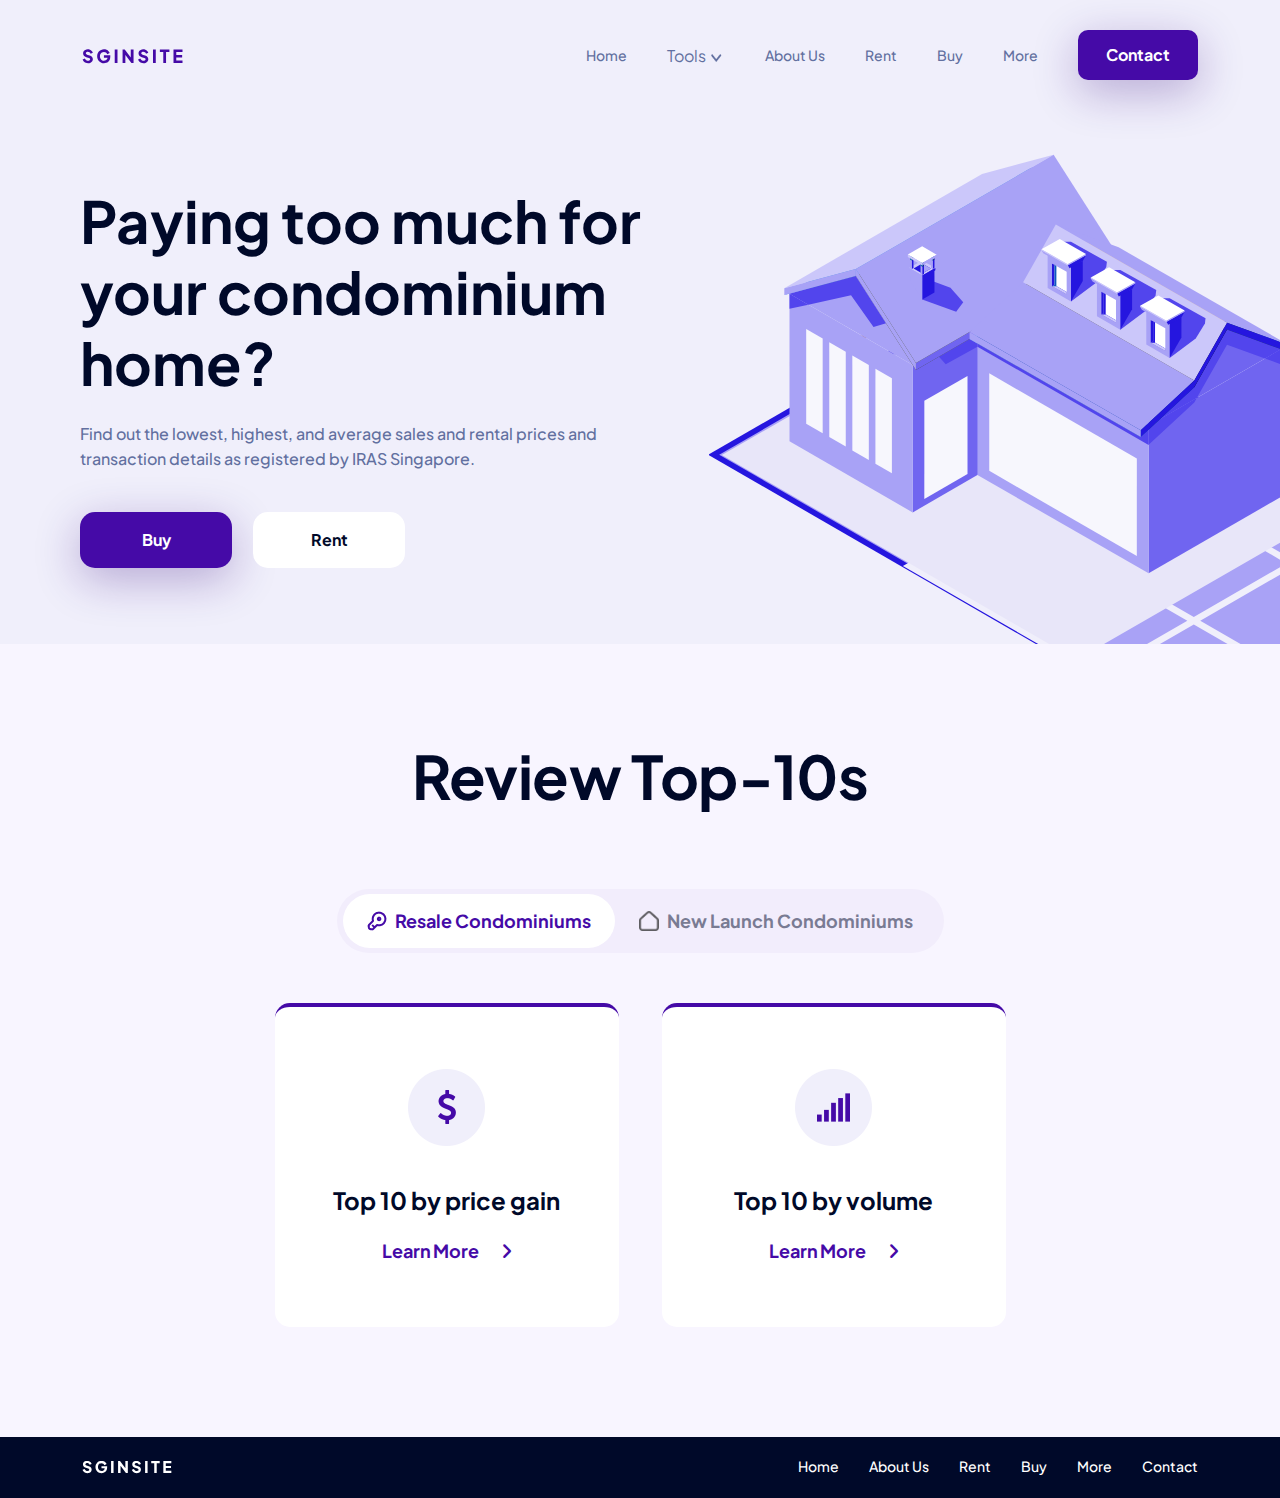
<file: index.html>
<!DOCTYPE html>
<html lang="en">
<head>
   <meta charset="UTF-8">
   <meta http-equiv="X-UA-Compatible" content="IE=edge">
   <meta name="viewport" content="width=device-width, initial-scale=1.0">
   <meta name="viewport" content="width=device-width, initial-scale=1, maximum-scale=1, user-scalable=no">
   <title>Sginsite</title>
   <link rel="shortcut icon" href="assets/images/Sginsite.png" type="image/x-icon">
   <!-- Bootstrap Css -->
   <link rel="stylesheet" href="assets/css/bootstrap.min.css">
   <!-- Font-Awesome -->
   <link rel="stylesheet" href="assets/css/fontaswesome.min.css">
   <!-- Style Css -->
   <link rel="stylesheet" href="assets/css/style.css">
   <!-- Responsive Css -->
   <link rel="stylesheet" href="assets/css/responsive.css">
</head>
<body>
   <!-- ===================================================================================
                                 Header Area Start 
   =====================================================================================-->
   <header>
      <div class="header-area home_header header_shape">
         <div class="container">
            <div class="header-main">
               <div class="header-menu">
                  <div class="header-logo">
                     <a href="index.html"><img src="assets/images/logo.svg" alt="logo-img"/></a>
                  </div>
                  <div class="header-nav">
                     <nav>
                        <ul>
                           <li><a href="#">Home</a></li>
                           <div class="dropdown">
                              <button class="btn dropdown-toggle" type="button" data-bs-toggle="dropdown" aria-expanded="false">
                                Tools
                              </button>
                              <ul class="dropdown-menu">
                                <li><a class="dropdown-item" href="#">Tellus habitant</a></li>
                                <li><a class="dropdown-item" href="#">Congue purus</a></li>
                                <li><a class="dropdown-item" href="#">Orci massa nisi</a></li>
                                <li><a class="dropdown-item item_last_child" href="#">Semper praese</a></li>
                              </ul>
                           </div>
                           <li><a href="#">About Us</a></li>
                           <li><a href="#">Rent</a></li>
                           <li><a href="#">Buy</a></li>
                           <li><a href="#">More</a></li>
                           <li><a href="#" class="btn_1">Contact</a></li>
                        </ul>
                     </nav>
                  </div>
               </div>
               <div class="mobile-menu">
                  <div id="nav-icon" class="menu_icon">
                     <span></span>
                     <span></span>
                  </div>
               </div>
            </div>
         </div>
         <div class="mobile_menu">
            <a href="#" id="menu_close"><img src="assets/images/times.png" alt=""></a>
            <div class="menu_blank"></div>
            <ul>
                <li><p>Menu</p></li>
                <li><a href="#">Home</a></li>
                <div class="dropdown">
                  <button class="btn dropdown-toggle" type="button" data-bs-toggle="dropdown" aria-expanded="false">
                    Tools
                  </button>
                  <ul class="dropdown-menu">
                    <li><a class="dropdown-item" href="#">Tellus habitant</a></li>
                    <li><a class="dropdown-item" href="#">Congue purus</a></li>
                    <li><a class="dropdown-item" href="#">Orci massa nisi</a></li>
                    <li><a class="dropdown-item item_last_child" href="#">Semper praese</a></li>
                  </ul>
               </div>
                <li><a href="#">About Us</a></li>
                <li><a href="#">Rent</a></li>
                <li><a href="#">Buy</a></li>
                <li><a href="#">More</a></li> 
             </ul> 
             <div class="menu_btn">
                <a href="#" class="btn_1">Contact</a>
             </div>
         </div>
         <div class="mobile_overlay"></div>
      </div>
   </header>
   <!-- ===================================================================================
                                 Header Area End 
   =====================================================================================-->

   <!-- ===================================================================================
                                 Banner Area Start 
   =====================================================================================-->
   <section class="Banner_main_area">
      <div class="banner-area">
         <div class="banner_left_content">
            <div class="banner-content">
               <h1 class="heading_1">Paying too much for your condominium home?</h1>
               <p class="pera_text">Find out the lowest, highest, and average sales and rental prices and transaction details as registered by IRAS Singapore.</p>
               <div class="banner_button">
                  <a class="btn_2"  href="#">Buy</a>
                  <a class="btn_2 btn_3" href="#">Rent</a>
               </div>
            </div>
         </div>
         <div class="banner-image">
            <img class="banner-ds" src="assets/images/home_banner.svg" alt="Sginsite">
         </div>
      </div>
   </section>
   <!-- ===================================================================================
                                 Banner Area End 
   =====================================================================================-->

   <!-- ===================================================================================
                                 Review Top Area Start 
   =====================================================================================-->
   <section class="Review_top_area">
      <div class="container">
         <div class="section_title">
            <h2 class="heading_2">Review Top-10s</h2>
         </div>
         <div class="home_tab">
            <ul class="nav nav-pills" id="pills-tab" role="tablist">
               <li class="nav-item" role="presentation">
                 <button class="nav-link active" id="pills-home-tab" data-bs-toggle="pill" data-bs-target="#pills-home" type="button" role="tab" aria-controls="pills-home" aria-selected="true"><img src="assets/images/key.png" alt="icon">Resale Condominiums</button>
               </li>
               <li class="nav-item" role="presentation">
                 <button class="nav-link" id="pills-profile-tab" data-bs-toggle="pill" data-bs-target="#pills-profile" type="button" role="tab" aria-controls="pills-profile" aria-selected="false"><img src="assets/images/house.png" alt="">New Launch Condominiums</button>
               </li>
            </ul>
         </div>
         <div class="tab-content" id="pills-tabContent">
            <div class="tab-pane fade show active" id="pills-home" role="tabpanel" aria-labelledby="pills-home-tab" tabindex="0">
               <div class="Review_inner_content">
                  <div class="Review_single_tab">
                     <img src="assets/images/tab_dollar.png" alt="icon">
                     <h3 class="heading_3">Top 10 by price gain</h3>
                     <a href="#">Learn More <i class="fa-solid fa-angle-right"></i></a>
                  </div>
                  <div class="Review_single_tab">
                     <img src="assets/images/tab_value.png" alt="icon">
                     <h3 class="heading_3">Top 10 by volume</h3>
                     <a href="#">Learn More <i class="fa-solid fa-angle-right"></i></a>
                  </div>
               </div>
            </div>
            <div class="tab-pane fade" id="pills-profile" role="tabpanel" aria-labelledby="pills-profile-tab" tabindex="0"> 
               <div class="Review_inner_content">
                  <div class="Review_single_tab">
                     <img src="assets/images/tab_value.png" alt="icon">
                     <h3 class="heading_3">Top 10 by volume</h3>
                     <a href="#">Learn More <i class="fa-solid fa-angle-right"></i></a>
                  </div>
                  <div class="Review_single_tab">
                     <img src="assets/images/tab_dollar.png" alt="icon">
                     <h3 class="heading_3">Top 10 by price gain</h3>
                     <a href="#">Learn More <i class="fa-solid fa-angle-right"></i></a>
                  </div>
               </div>
            </div>
         </div>
      </div>
   </section>

   
   <!-- ===================================================================================
                                 Review Top Area End  
   =====================================================================================-->

   <!-- ===================================================================================
                                 Footer Area Start 
   =====================================================================================-->
   <footer class="Footer_area">
      <div class="container">
         <div class="Footer_content">
            <div class="Footer_logo">
               <a href="index.html"> <img src="assets/images/footer_logo.svg" alt="logo"></a>
            </div>
            <div class="Footer_link">
               <ul>
                  <li><a href="index.html">Home</a></li>
                  <li><a href="#">About Us</a></li>
                  <li><a href="#">Rent</a></li>
                  <li><a href="#">Buy</a></li>
                  <li><a href="#">More</a></li>
                  <li><a href="#">Contact</a></li>
               </ul>
            </div>
         </div>
      </div>
   </footer>
   <!-- ===================================================================================
                                 Footer Area End 
   =====================================================================================-->

   <!-- Js Files -->
   <script src="assets/js/jquery-3.6.1.min.js"></script>
   <script src="assets/js/bootstrap.bundle.min.js"></script>
   <script src="assets/js/script.js"></script>
</body>
</html>
</file>
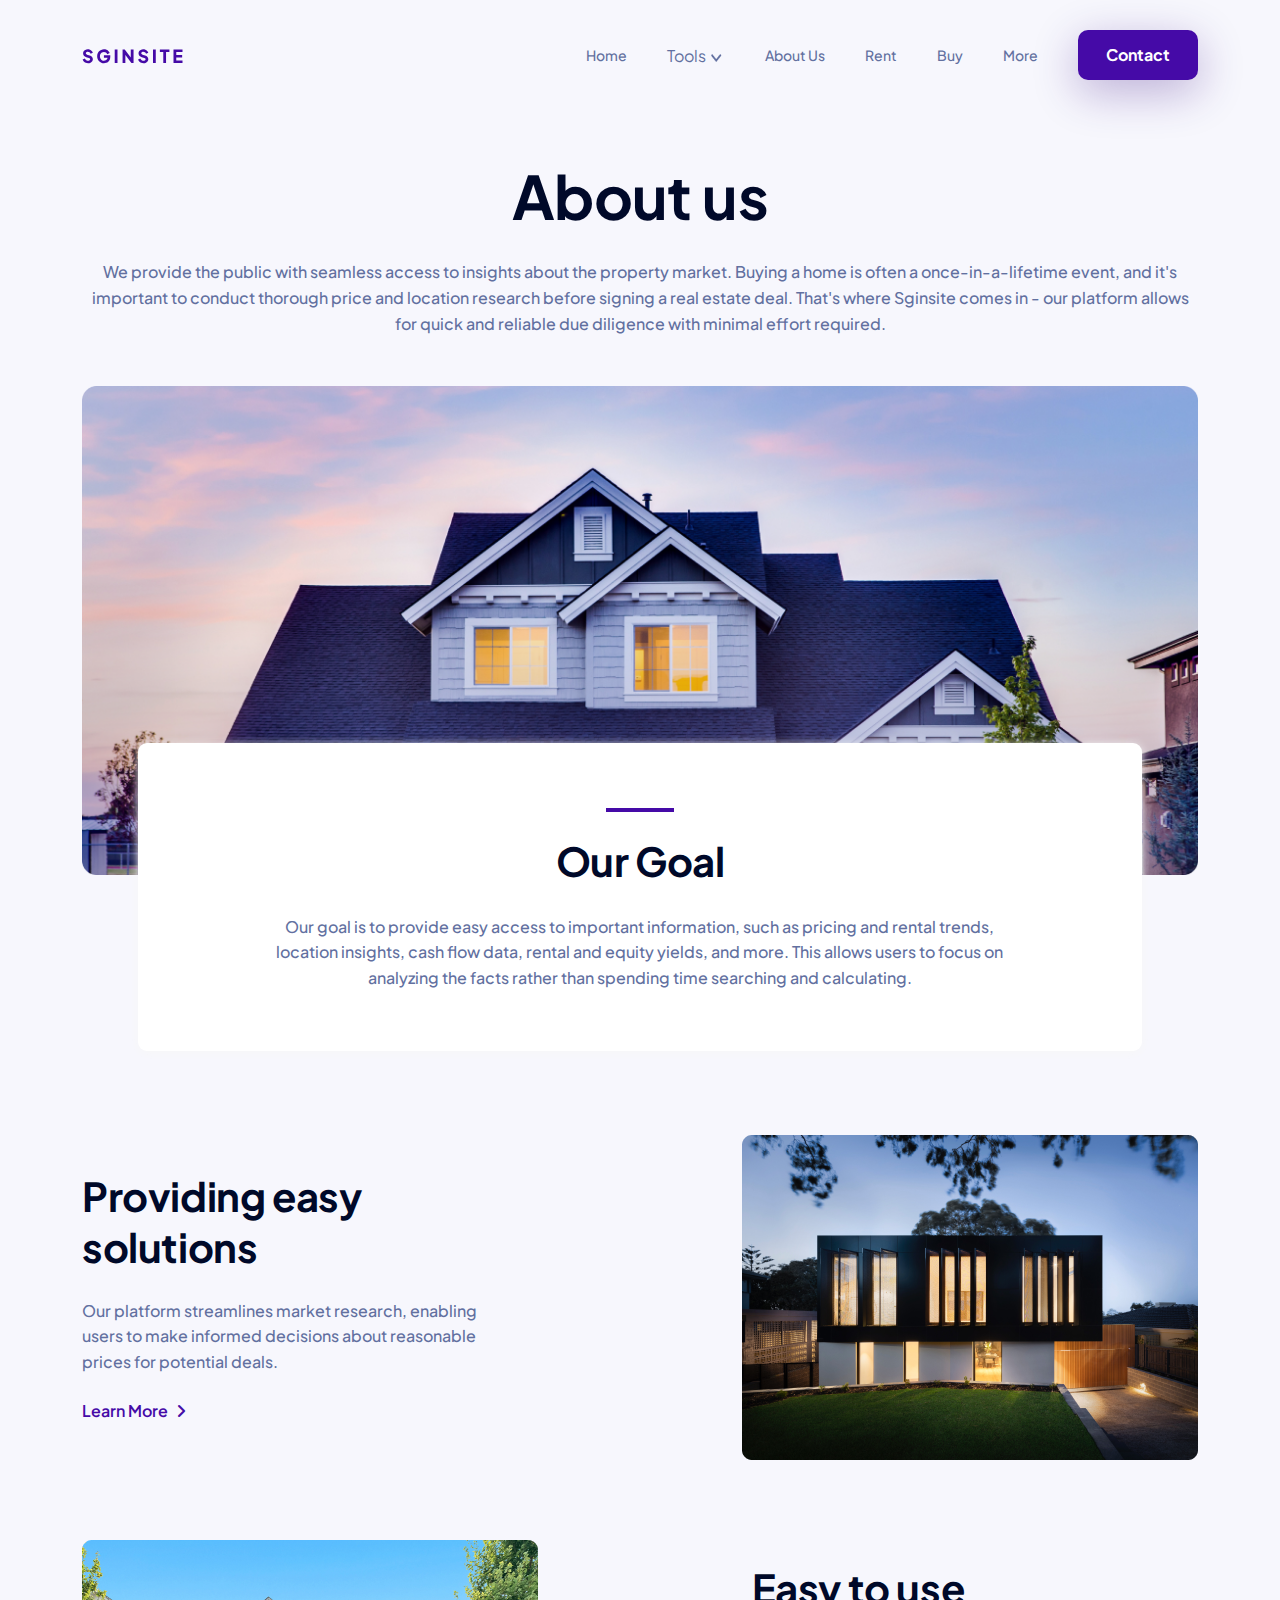
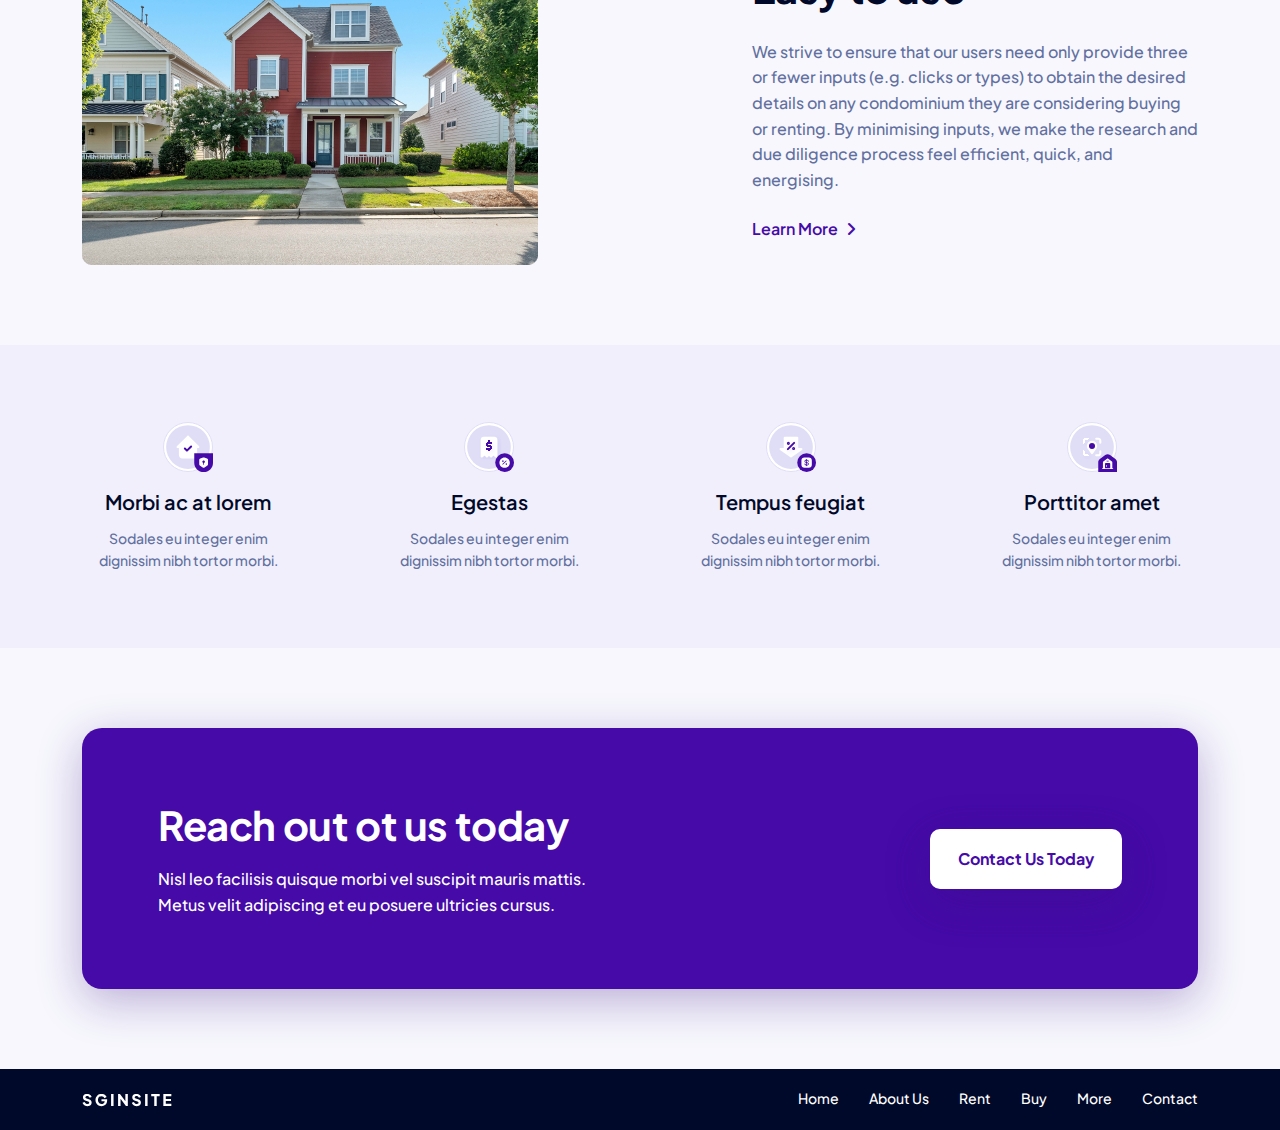
<file: about-us.html>
<!DOCTYPE html>
<html lang="en">
<head>
   <meta charset="UTF-8">
   <meta http-equiv="X-UA-Compatible" content="IE=edge">
   <meta name="viewport" content="width=device-width, initial-scale=1.0">
   <meta name="viewport" content="width=device-width, initial-scale=1, maximum-scale=1, user-scalable=no">
   <title>Sginsite - About Us</title>
   <link rel="shortcut icon" href="assets/images/Sginsite.png" type="image/x-icon">
   <!-- Bootstrap Css -->
   <link rel="stylesheet" href="assets/css/bootstrap.min.css">
   <!-- Font-Awesome -->
   <link rel="stylesheet" href="assets/css/fontaswesome.min.css">
   <!-- Style Css -->
   <link rel="stylesheet" href="assets/css/style.css">
   <!-- Responsive Css -->
   <link rel="stylesheet" href="assets/css/responsive.css">
</head>
<body class="body_bg">
   <!-- ===================================================================================
                                 Header Area Start 
   =====================================================================================-->
   <header>
      <div class="header-area about_header">
         <div class="container">
            <div class="header-main">
               <div class="header-menu">
                  <div class="header-logo">
                     <a href="index.html"><img src="assets/images/logo.svg" alt="logo-img"/></a>
                  </div>
                  <div class="header-nav">
                     <nav>
                        <ul>
                           <li><a href="#">Home</a></li>
                           <div class="dropdown">
                              <button class="btn dropdown-toggle" type="button" data-bs-toggle="dropdown" aria-expanded="false">
                                Tools
                              </button>
                              <ul class="dropdown-menu">
                                <li><a class="dropdown-item" href="#">Tellus habitant</a></li>
                                <li><a class="dropdown-item" href="#">Congue purus</a></li>
                                <li><a class="dropdown-item" href="#">Orci massa nisi</a></li>
                                <li><a class="dropdown-item item_last_child" href="#">Semper praese</a></li>
                              </ul>
                           </div>
                           <li><a href="#">About Us</a></li>
                           <li><a href="#">Rent</a></li>
                           <li><a href="#">Buy</a></li>
                           <li><a href="#">More</a></li>
                           <li><a href="#" class="btn_1">Contact</a></li>
                        </ul>
                     </nav>
                  </div>
               </div>
               <div class="mobile-menu">
                  <div id="nav-icon" class="menu_icon">
                     <span></span>
                     <span></span>
                  </div>
               </div>
            </div>
         </div>
         <div class="mobile_menu">
            <a href="#" id="menu_close"><img src="assets/images/times.png" alt=""></a>
            <div class="menu_blank"></div>
            <ul>
                <li><p>Menu</p></li>
                <li><a href="#">Home</a></li>
                <div class="dropdown">
                  <button class="btn dropdown-toggle" type="button" data-bs-toggle="dropdown" aria-expanded="false">
                    Tools
                  </button>
                  <ul class="dropdown-menu">
                    <li><a class="dropdown-item" href="#">Tellus habitant</a></li>
                    <li><a class="dropdown-item" href="#">Congue purus</a></li>
                    <li><a class="dropdown-item" href="#">Orci massa nisi</a></li>
                    <li><a class="dropdown-item item_last_child" href="#">Semper praese</a></li>
                  </ul>
               </div>
                <li><a href="#">About Us</a></li>
                <li><a href="#">Rent</a></li>
                <li><a href="#">Buy</a></li>
                <li><a href="#">More</a></li> 
             </ul> 
             <div class="menu_btn">
                <a href="#" class="btn_1">Contact</a>
             </div>
         </div> 
         <div class="mobile_overlay"></div>
      </div>
   </header>
   <!-- ===================================================================================
                                 Header Area End 
   =====================================================================================-->

    <!-- ===================================================================================
                                 About Area Start 
   =====================================================================================--> 
    <section class="about_main_area">
        <div class="container">
            <div class="section_title">
                <h2>About us</h2>
                <p>We provide the public with seamless access to insights about the property market. Buying a home is often a once-in-a-lifetime event, and it's important to conduct thorough price and location research before signing a real estate deal. That's where Sginsite comes in - our platform allows for quick and reliable due diligence with minimal effort required.</p>
            </div>
            <div class="about_box">
                <img src="assets/images/about/1.png" alt="">
                <div class="about_postion_text">
                    <h3>Our Goal</h3>
                    <p>Our goal is to provide easy access to important information, such as pricing and rental trends, location insights, cash flow data, rental and equity yields, and more. This allows users to focus on analyzing the facts rather than spending time searching and calculating.</p>
                </div>
            </div>
        </div>
    </section>
    <!-- ===================================================================================
                                 About Area End 
   =====================================================================================-->

    <!-- ===================================================================================
                                 About item area start
   =====================================================================================-->
   <section class="about_item_main_area">
    <div class="container">
        <div class="about_main_item">
            <div class="about_left_item">
                <h3>Providing easy solutions</h3>
                <p>Our platform streamlines market research, enabling users to make informed decisions about reasonable prices for potential deals.</p>
                <a href="#">Learn More &nbsp; <i class="fa-solid fa-angle-right"></i></a>
            </div>
            <div class="about_right_item">
                <img src="assets/images/about/2.png" alt="">
            </div>
        </div>
        <div class="about_main_item">
            <div class="about_right_item">
                <img src="assets/images/about/3.png" alt="">
            </div>
            <div class="about_left_item last_item_left">
                <h3>Easy to use </h3>
                <p>We strive to ensure that our users need only provide three or fewer inputs (e.g. clicks or types) to obtain the desired details on any condominium they are considering buying or renting. By minimising inputs, we make the research and due diligence process feel efficient, quick, and energising.</p>
                <a href="#">Learn More &nbsp; <i class="fa-solid fa-angle-right"></i></a>
            </div>
        </div>
    </div>
   </section>
    <!-- ===================================================================================
                                 About item area End 
   =====================================================================================-->

    <!-- ===================================================================================
                                 About icon area End 
   =====================================================================================-->

   <section class="about_icon_main_area">
      <div class="container">
         <div class="about_icon_box">
            <!-- single about icon  -->
            <div class="single_about_item">
               <img src="assets/images/about/Icon(1).svg" alt="">
               <h4>Morbi ac at lorem</h4>
               <p>Sodales eu integer enim dignissim nibh tortor morbi.</p>
            </div>
            <!-- single about icon  -->
            <!-- single about icon  -->
            <div class="single_about_item">
               <img src="assets/images/about/Icon(2).svg" alt="">
               <h4>Egestas</h4>
               <p>Sodales eu integer enim dignissim nibh tortor morbi.</p>
            </div>
            <!-- single about icon  -->
            <!-- single about icon  -->
            <div class="single_about_item">
               <img src="assets/images/about/Icon(3).svg" alt="">
               <h4>Tempus feugiat</h4>
               <p>Sodales eu integer enim dignissim nibh tortor morbi.</p>
            </div>
            <!-- single about icon  -->
            <!-- single about icon  -->
            <div class="single_about_item">
               <img src="assets/images/about/Icon(4).svg" alt="">
               <h4>Porttitor amet</h4>
               <p>Sodales eu integer enim dignissim nibh tortor morbi.</p>
            </div>
            <!-- single about icon  -->

         </div>
      </div>
   </section>

   <!-- ===================================================================================
                                 About icon area End 
   =====================================================================================-->

   <!-- ===================================================================================
                                 About today area End 
   =====================================================================================-->
   <section class="about_today_main_area">
      <div class="container">
         <div class="about_today_box">
            <div class="about_today_left">
               <img class="about_mobile_icon" src="assets/images/about/headphone.png" alt="">
               <h3>Reach out ot us today</h3>
               <p>Nisl leo facilisis quisque morbi vel suscipit mauris mattis. Metus velit adipiscing et eu posuere ultricies cursus.</p>
            </div>
            <div class="about_today_button">
               <button>Contact Us Today</button>
            </div>
         </div>
      </div>
   </section>
   <!-- ===================================================================================
                                 About today area End 
   =====================================================================================-->

    

   <!-- ===================================================================================
                                 Footer Area Start 
   =====================================================================================-->
   <footer class="Footer_area">
      <div class="container">
         <div class="Footer_content">
            <div class="Footer_logo">
               <a href="index.html"> <img src="assets/images/footer_logo.svg" alt="logo"></a>
            </div>
            <div class="Footer_link">
               <ul>
                  <li><a href="index.html">Home</a></li>
                  <li><a href="#">About Us</a></li>
                  <li><a href="#">Rent</a></li>
                  <li><a href="#">Buy</a></li>
                  <li><a href="#">More</a></li>
                  <li><a href="#">Contact</a></li>
               </ul>
            </div>
         </div>
      </div>
   </footer>
   <!-- ===================================================================================
                                 Footer Area End 
   =====================================================================================-->

   <!-- Js Files -->
   <script src="assets/js/jquery-3.6.1.min.js"></script>
   <script src="assets/js/bootstrap.bundle.min.js"></script>
   <script src="assets/js/script.js"></script>
</body>
</html>
</file>
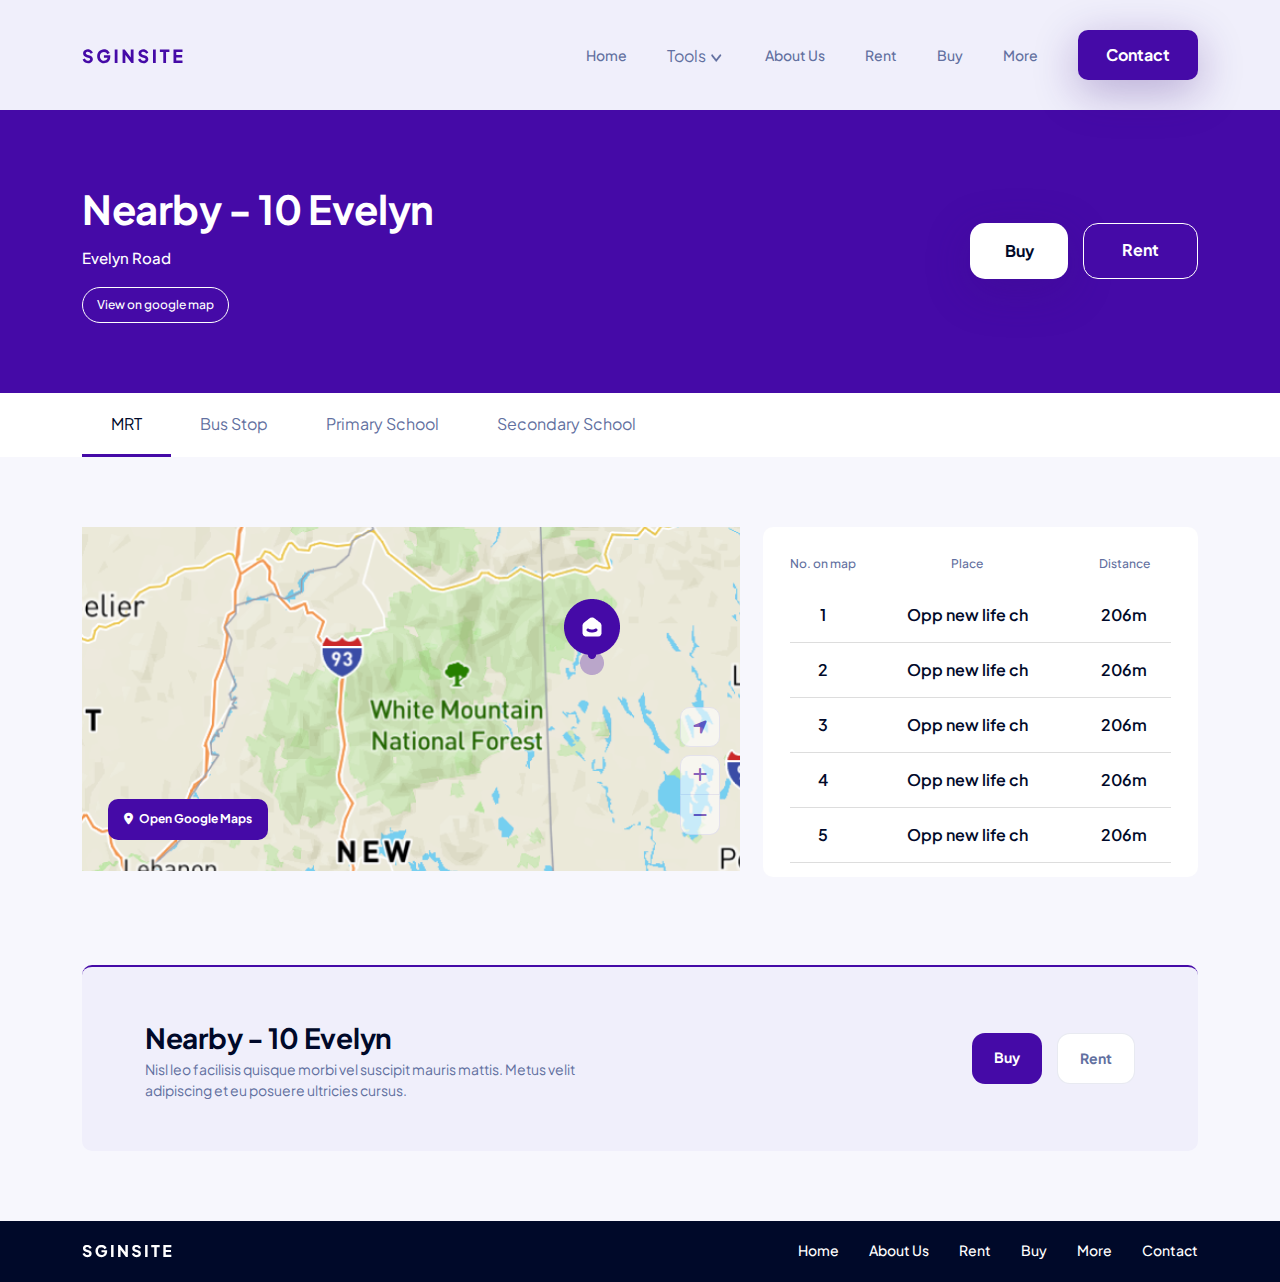
<file: amneties.html>
<!DOCTYPE html>
<html lang="en">
<head>
   <meta charset="UTF-8">
   <meta http-equiv="X-UA-Compatible" content="IE=edge">
   <meta name="viewport" content="width=device-width, initial-scale=1.0">
   <meta name="viewport" content="width=device-width, initial-scale=1, maximum-scale=1, user-scalable=no">
   <title>Sginsite - Amneties</title>
   <link rel="shortcut icon" href="assets/images/Sginsite.png" type="image/x-icon">
   <!-- Bootstrap Css -->
   <link rel="stylesheet" href="assets/css/bootstrap.min.css">
   <!-- Font-Awesome -->
   <link rel="stylesheet" href="assets/css/fontaswesome.min.css">
   <!-- Style Css -->
   <link rel="stylesheet" href="assets/css/style.css">
   <!-- Responsive Css -->
   <link rel="stylesheet" href="assets/css/responsive.css">
</head>
<body class="body_bg">
   <!-- ===================================================================================
                                 Header Area Start 
   =====================================================================================-->
   <header>
    <div class="header-area home_header header_shape">
       <div class="container">
          <div class="header-main">
             <div class="header-menu">
                <div class="header-logo">
                   <a href="index.html"><img src="assets/images/logo.svg" alt="logo-img"/></a>
                </div>
                <div class="header-nav">
                   <nav>
                      <ul>
                         <li><a href="#">Home</a></li>
                         <div class="dropdown">
                            <button class="btn dropdown-toggle" type="button" data-bs-toggle="dropdown" aria-expanded="false">
                              Tools
                            </button>
                            <ul class="dropdown-menu">
                              <li><a class="dropdown-item" href="#">Tellus habitant</a></li>
                              <li><a class="dropdown-item" href="#">Congue purus</a></li>
                              <li><a class="dropdown-item" href="#">Orci massa nisi</a></li>
                              <li><a class="dropdown-item item_last_child" href="#">Semper praese</a></li>
                            </ul>
                         </div>
                         <li><a href="#">About Us</a></li>
                         <li><a href="#">Rent</a></li>
                         <li><a href="#">Buy</a></li>
                         <li><a href="#">More</a></li>
                         <li><a href="#" class="btn_1">Contact</a></li>
                      </ul>
                   </nav>
                </div>
             </div>
             <div class="mobile-menu">
                <div id="nav-icon" class="menu_icon">
                   <span></span>
                   <span></span>
                </div>
             </div>
          </div>
       </div>
       <div class="mobile_menu">
          <a href="#" id="menu_close"><img src="assets/images/times.png" alt=""></a>
          <div class="menu_blank"></div>
          <ul>
              <li><p>Menu</p></li>
              <li><a href="#">Home</a></li>
              <div class="dropdown">
                <button class="btn dropdown-toggle" type="button" data-bs-toggle="dropdown" aria-expanded="false">
                  Tools
                </button>
                <ul class="dropdown-menu">
                  <li><a class="dropdown-item" href="#">Tellus habitant</a></li>
                  <li><a class="dropdown-item" href="#">Congue purus</a></li>
                  <li><a class="dropdown-item" href="#">Orci massa nisi</a></li>
                  <li><a class="dropdown-item item_last_child" href="#">Semper praese</a></li>
                </ul>
             </div>
              <li><a href="#">About Us</a></li>
              <li><a href="#">Rent</a></li>
              <li><a href="#">Buy</a></li>
              <li><a href="#">More</a></li> 
           </ul> 
           <div class="menu_btn">
              <a href="#" class="btn_1">Contact</a>
           </div>
       </div>
       <div class="mobile_overlay"></div>
    </div>
 </header>
   <!-- ===================================================================================
                                 Header Area End 
   =====================================================================================--> 

   <!-- ===================================================================================
                                 amn Banner Area Start 
   =====================================================================================--> 
   <section class="amn_banner_main_area">
    <div class="container">
        <div class="emn_banner">
            <div class="emn_banner_left">
                <h3>Nearby - 10 Evelyn</h3>
                <p>Evelyn Road</p>
                <button>View on google map</button>
            </div>
            <div class="emn_banner_right">
                <!-- <button class="buy_btn">Buy</button>
                <button class="rent_btn">Rent</button> -->
                <a href="#" class="btn_4 buy_btn">Buy</a>
                <a href="#" class="btn_5 rent_btn">Rent</a>
            </div>
        </div>
    </div>
   </section>
   <!-- ===================================================================================
                                 amn Banner Area End 
   =====================================================================================-->

   <!-- ===================================================================================
                                 amn Banner Area End 
   =====================================================================================-->  
   <section class="masps_main_area">
    <div class="maps_tabs">
        <div class="container">
            <ul class="nav nav-pills mb-3" id="pills-tab" role="tablist">
                <li class="nav-item" role="presentation">
                  <button class="nav-link active" id="pills-home-tab" data-bs-toggle="pill" data-bs-target="#pills-home" type="button" role="tab" aria-controls="pills-home" aria-selected="true">MRT</button>
                </li>
                <li class="nav-item" role="presentation">
                  <button class="nav-link" id="pills-profile-tab" data-bs-toggle="pill" data-bs-target="#pills-profile" type="button" role="tab" aria-controls="pills-profile" aria-selected="false">Bus Stop</button>
                </li>
                <li class="nav-item" role="presentation">
                  <button class="nav-link" id="pills-contact-tab" data-bs-toggle="pill" data-bs-target="#pills-contact" type="button" role="tab" aria-controls="pills-contact" aria-selected="false">Primary School</button>
                </li>
                <li class="nav-item" role="presentation">
                  <button class="nav-link" id="pills-contact-tab2" data-bs-toggle="pill" data-bs-target="#pills-contact2" type="button" role="tab" aria-controls="pills-contact2" aria-selected="false">Secondary School</button>
                </li>
              </ul>
        </div>
    </div>
    <div class="container">
        <div class="maps_tabs_area"> 
              <div class="tab-content" id="pills-tabContent">
                <div class="tab-pane fade show active" id="pills-home" role="tabpanel" aria-labelledby="pills-home-tab">
                    <div class="maps_img_and_box">
                        <div class="maps_box">
                            <img src="assets/images/amn/map.png" alt="">
                            <div class="maps_control_btn">
                                <button><i class="fa-solid fa-location-dot"></i> &nbsp; Open Google Maps</button>
                            </div>
                            <div class="google_zoom">
                                <div class="lock_icon">
                                    <a href="#"><i class="fa-solid fa-location-arrow"></i></a>
                                </div>
                                <ul class="zoom_btn">
                                    <li><a href="#"><i class="fa-solid fa-plus"></i></a></li>
                                    <li><a href="#"><i class="fa-solid fa-minus"></i></a></li>
                                </ul>
                            </div>
                            <div class="inbox_loc">
                                <a href="#"><img src="assets/images/amn/inbox.png" alt=""></a>
                            </div>
                        </div>
                        <div class="maps_card">
                            <table class="maps_table">
                                <thead>
                                    <tr>
                                        <th>No. on map</th>
                                        <th>Place</th>
                                        <th>Distance</th>
                                    </tr>
                                </thead>
                                <tbody>
                                    <tr>
                                        <td>1</td>
                                        <td>Opp new life ch</td>
                                        <td>206m</td>
                                    </tr>
                                    <tr>
                                        <td>2</td>
                                        <td>Opp new life ch</td>
                                        <td>206m</td>
                                    </tr>
                                    <tr>
                                        <td>3</td>
                                        <td>Opp new life ch</td>
                                        <td>206m</td>
                                    </tr>
                                    <tr>
                                        <td>4</td>
                                        <td>Opp new life ch</td>
                                        <td>206m</td>
                                    </tr>
                                    <tr>
                                        <td>5</td>
                                        <td>Opp new life ch</td>
                                        <td>206m</td>
                                    </tr>
                                </tbody>
                            </table>
                        </div>
                    </div>
                </div>
                <div class="tab-pane fade" id="pills-profile" role="tabpanel" aria-labelledby="pills-profile-tab">...</div>
                <div class="tab-pane fade" id="pills-contact" role="tabpanel" aria-labelledby="pills-contact-tab">...</div>
                <div class="tab-pane fade" id="pills-contact2" role="tabpanel" aria-labelledby="pills-contact-tab2">...</div>
              </div>
              
        </div>
    </div>
   </section>
   <!-- ===================================================================================
                                 amn Banner Area End 
   =====================================================================================-->
   
   
   <!-- ===================================================================================
                                 nearby Area End 
   =====================================================================================--> 
    <section class="nearby_main_area">
        <div class="container">
            <div class="nearby_box">
                <div class="left_nearby">
                    <h3>Nearby - 10 Evelyn</h3>
                    <p>Nisl leo facilisis quisque morbi vel suscipit mauris mattis. Metus velit adipiscing et eu posuere ultricies cursus.</p>
                </div>
                <!-- <div class="right_nearby">
                    <button class="buy_btn">Buy</button>
                    <button class="rent_btn">Rent</button>
                </div> -->
                <div class="right_nearby">
                    <a href="#" class="btn_4">Buy</a>
                    <a href="#" class="btn_5">Rent</a>
                 </div>
            </div>
        </div>
    </section>
   <!-- ===================================================================================
                                 nearby Area End 
   =====================================================================================-->  

    

   <!-- ===================================================================================
                                 Footer Area Start 
   =====================================================================================-->
   <footer class="Footer_area">
      <div class="container">
         <div class="Footer_content">
            <div class="Footer_logo">
               <a href="index.html"> <img src="assets/images/footer_logo.svg" alt="logo"></a>
            </div>
            <div class="Footer_link">
               <ul>
                  <li><a href="index.html">Home</a></li>
                  <li><a href="#">About Us</a></li>
                  <li><a href="#">Rent</a></li>
                  <li><a href="#">Buy</a></li>
                  <li><a href="#">More</a></li>
                  <li><a href="#">Contact</a></li>
               </ul>
            </div>
         </div>
      </div>
   </footer>
   <!-- ===================================================================================
                                 Footer Area End 
   =====================================================================================-->

   <!-- Js Files -->
   <script src="assets/js/jquery-3.6.1.min.js"></script>
   <script src="assets/js/bootstrap.bundle.min.js"></script>
   <script src="assets/js/script.js"></script>
</body>
</html>
</file>
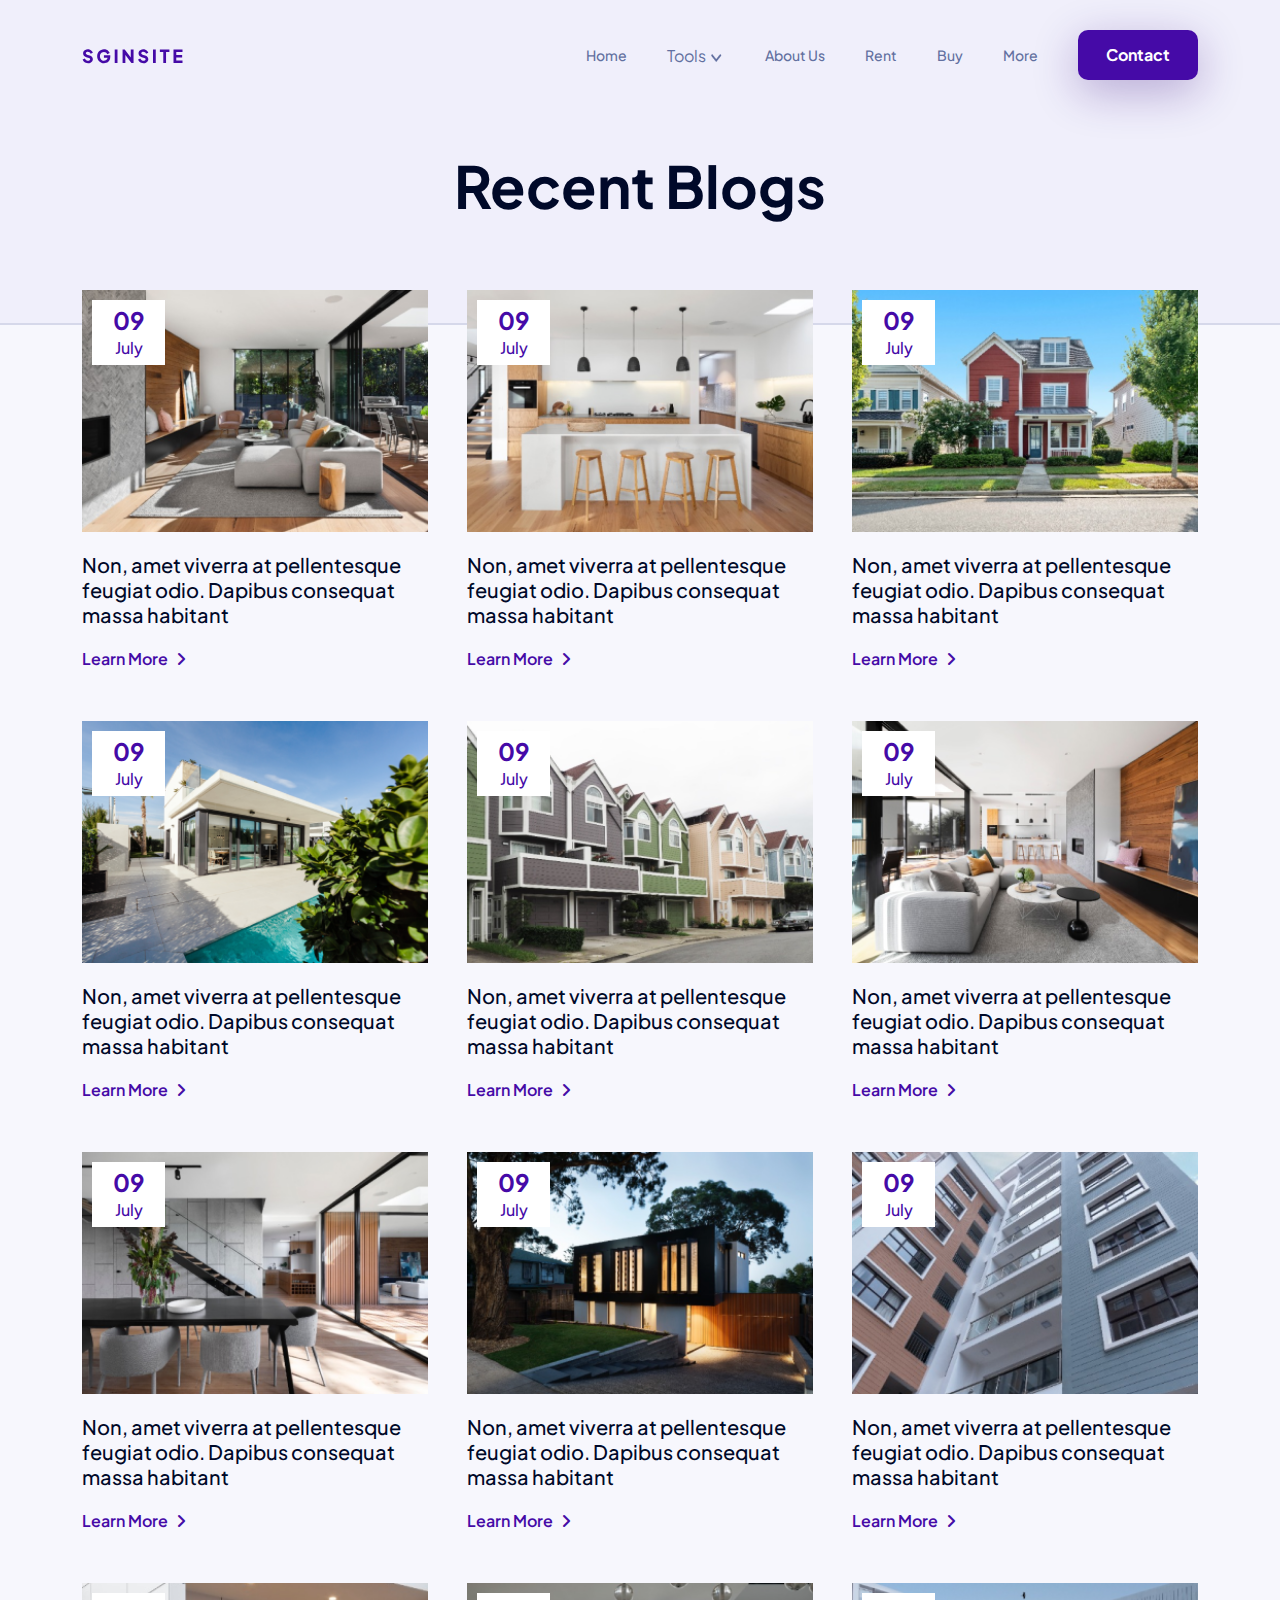
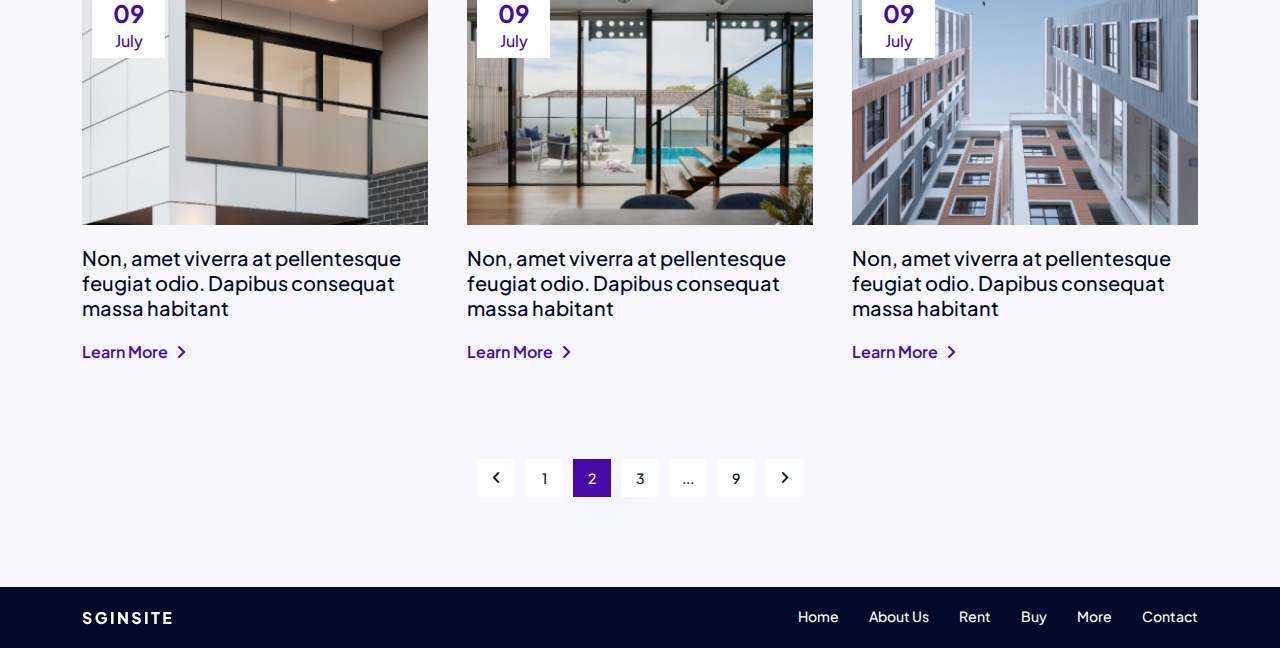
<file: blog.html>
<!DOCTYPE html>
<html lang="en">
<head>
   <meta charset="UTF-8">
   <meta http-equiv="X-UA-Compatible" content="IE=edge">
   <meta name="viewport" content="width=device-width, initial-scale=1.0">
   <meta name="viewport" content="width=device-width, initial-scale=1, maximum-scale=1, user-scalable=no">
   <title>Sginsite - Blog</title>
   <link rel="shortcut icon" href="assets/images/Sginsite.png" type="image/x-icon">
   <!-- Bootstrap Css -->
   <link rel="stylesheet" href="assets/css/bootstrap.min.css">
   <!-- Font-Awesome -->
   <link rel="stylesheet" href="assets/css/fontaswesome.min.css">
   <!-- Style Css -->
   <link rel="stylesheet" href="assets/css/style.css">
   <!-- Responsive Css -->
   <link rel="stylesheet" href="assets/css/responsive.css">
</head>
<body class="body_bg">
   <!-- ===================================================================================
                                 Header Area Start 
   =====================================================================================-->
   <header>
    <div class="header-area home_header">
       <div class="container">
          <div class="header-main">
             <div class="header-menu">
                <div class="header-logo">
                   <a href="index.html"><img src="assets/images/logo.svg" alt="logo-img"/></a>
                </div>
                <div class="header-nav">
                   <nav>
                      <ul>
                         <li><a href="#">Home</a></li>
                         <div class="dropdown">
                            <button class="btn dropdown-toggle" type="button" data-bs-toggle="dropdown" aria-expanded="false">
                              Tools
                            </button>
                            <ul class="dropdown-menu">
                              <li><a class="dropdown-item" href="#">Tellus habitant</a></li>
                              <li><a class="dropdown-item" href="#">Congue purus</a></li>
                              <li><a class="dropdown-item" href="#">Orci massa nisi</a></li>
                              <li><a class="dropdown-item item_last_child" href="#">Semper praese</a></li>
                            </ul>
                         </div>
                         <li><a href="#">About Us</a></li>
                         <li><a href="#">Rent</a></li>
                         <li><a href="#">Buy</a></li>
                         <li><a href="#">More</a></li>
                         <li><a href="#" class="btn_1">Contact</a></li>
                      </ul>
                   </nav>
                </div>
             </div>
             <div class="mobile-menu">
                <div id="nav-icon" class="menu_icon">
                   <span></span>
                   <span></span>
                </div>
             </div>
          </div>
       </div>
       <div class="mobile_menu">
          <a href="#" id="menu_close"><img src="assets/images/times.png" alt=""></a>
          <div class="menu_blank"></div>
          <ul>
              <li><p>Menu</p></li>
              <li><a href="#">Home</a></li>
              <div class="dropdown">
                <button class="btn dropdown-toggle" type="button" data-bs-toggle="dropdown" aria-expanded="false">
                  Tools
                </button>
                <ul class="dropdown-menu">
                  <li><a class="dropdown-item" href="#">Tellus habitant</a></li>
                  <li><a class="dropdown-item" href="#">Congue purus</a></li>
                  <li><a class="dropdown-item" href="#">Orci massa nisi</a></li>
                  <li><a class="dropdown-item item_last_child" href="#">Semper praese</a></li>
                </ul>
             </div>
              <li><a href="#">About Us</a></li>
              <li><a href="#">Rent</a></li>
              <li><a href="#">Buy</a></li>
              <li><a href="#">More</a></li> 
           </ul> 
           <div class="menu_btn">
              <a href="#" class="btn_1">Contact</a>
           </div>
       </div>
       <div class="mobile_overlay"></div>
    </div>
 </header>
   <!-- ===================================================================================
                                 Header Area End 
   =====================================================================================-->
   
   
   <!-- ===================================================================================
                                 contact title area start
   =====================================================================================--> 

   <!-- <section class="contact_main_title">
      <div class="container">
         <div class="contact_title blog_title">
            <h2>Recent Blogs</h2> 
         </div>
      </div>
   </section> -->

   <section class="rent-banner-section shape_main_title">
    <div class="container">
       <div class="rent-banner-heading blog_banner_title">
          <h1 class="heading_1">Recent Blogs</h1> 
       </div>
    </div>
 </section>
   
   <!-- ===================================================================================
                                 contact title area End 
   =====================================================================================-->  

   
   <!-- ===================================================================================
                                 Blog title area Start 
   =====================================================================================-->  
   <section class="blog_main_area">
    <div class="container">
        <div class="blog_box">
            <!-- single blog  -->
            <div class="single_blog_item">
                <div class="blog_img">
                    <img src="assets/images/blog/1.png" alt="">
                    <div class="blog_date">
                        <b>09</b>
                        <p>July</p>
                    </div>
                </div>
                <div class="blog_content">
                    <p>Non, amet viverra at pellentesque feugiat odio. Dapibus consequat massa habitant</p>
                    <a href="#">Learn More &nbsp; <i class="fa-solid fa-angle-right"></i></a>
                </div>
            </div>
            <!-- single blog  -->
            <!-- single blog  -->
            <div class="single_blog_item">
                <div class="blog_img">
                    <img src="assets/images/blog/2.png" alt="">
                    <div class="blog_date">
                        <b>09</b>
                        <p>July</p>
                    </div>
                </div>
                <div class="blog_content">
                    <p>Non, amet viverra at pellentesque feugiat odio. Dapibus consequat massa habitant</p>
                    <a href="#">Learn More &nbsp; <i class="fa-solid fa-angle-right"></i></a>
                </div>
            </div>
            <!-- single blog  -->
            <!-- single blog  -->
            <div class="single_blog_item">
                <div class="blog_img">
                    <img src="assets/images/blog/3.png" alt="">
                    <div class="blog_date">
                        <b>09</b>
                        <p>July</p>
                    </div>
                </div>
                <div class="blog_content">
                    <p>Non, amet viverra at pellentesque feugiat odio. Dapibus consequat massa habitant</p>
                    <a href="#">Learn More &nbsp; <i class="fa-solid fa-angle-right"></i></a>
                </div>
            </div>
            <!-- single blog  -->
            <!-- single blog  -->
            <div class="single_blog_item">
                <div class="blog_img">
                    <img src="assets/images/blog/4.png" alt="">
                    <div class="blog_date">
                        <b>09</b>
                        <p>July</p>
                    </div>
                </div>
                <div class="blog_content">
                    <p>Non, amet viverra at pellentesque feugiat odio. Dapibus consequat massa habitant</p>
                    <a href="#">Learn More &nbsp; <i class="fa-solid fa-angle-right"></i></a>
                </div>
            </div>
            <!-- single blog  -->
            <!-- single blog  -->
            <div class="single_blog_item">
                <div class="blog_img">
                    <img src="assets/images/blog/5.png" alt="">
                    <div class="blog_date">
                        <b>09</b>
                        <p>July</p>
                    </div>
                </div>
                <div class="blog_content">
                    <p>Non, amet viverra at pellentesque feugiat odio. Dapibus consequat massa habitant</p>
                    <a href="#">Learn More &nbsp; <i class="fa-solid fa-angle-right"></i></a>
                </div>
            </div>
            <!-- single blog  -->
            <!-- single blog  -->
            <div class="single_blog_item">
                <div class="blog_img">
                    <img src="assets/images/blog/6.png" alt="">
                    <div class="blog_date">
                        <b>09</b>
                        <p>July</p>
                    </div>
                </div>
                <div class="blog_content">
                    <p>Non, amet viverra at pellentesque feugiat odio. Dapibus consequat massa habitant</p>
                    <a href="#">Learn More &nbsp; <i class="fa-solid fa-angle-right"></i></a>
                </div>
            </div>
            <!-- single blog  -->
            <!-- single blog  -->
            <div class="single_blog_item">
                <div class="blog_img">
                    <img src="assets/images/blog/7.png" alt="">
                    <div class="blog_date">
                        <b>09</b>
                        <p>July</p>
                    </div>
                </div>
                <div class="blog_content">
                    <p>Non, amet viverra at pellentesque feugiat odio. Dapibus consequat massa habitant</p>
                    <a href="#">Learn More &nbsp; <i class="fa-solid fa-angle-right"></i></a>
                </div>
            </div>
            <!-- single blog  -->
            <!-- single blog  -->
            <div class="single_blog_item">
                <div class="blog_img">
                    <img src="assets/images/blog/8.png" alt="">
                    <div class="blog_date">
                        <b>09</b>
                        <p>July</p>
                    </div>
                </div>
                <div class="blog_content">
                    <p>Non, amet viverra at pellentesque feugiat odio. Dapibus consequat massa habitant</p>
                    <a href="#">Learn More &nbsp; <i class="fa-solid fa-angle-right"></i></a>
                </div>
            </div>
            <!-- single blog  -->
            <!-- single blog  -->
            <div class="single_blog_item">
                <div class="blog_img">
                    <img src="assets/images/blog/9.png" alt="">
                    <div class="blog_date">
                        <b>09</b>
                        <p>July</p>
                    </div>
                </div>
                <div class="blog_content">
                    <p>Non, amet viverra at pellentesque feugiat odio. Dapibus consequat massa habitant</p>
                    <a href="#">Learn More &nbsp; <i class="fa-solid fa-angle-right"></i></a>
                </div>
            </div>
            <!-- single blog  -->
            <!-- single blog  -->
            <div class="single_blog_item">
                <div class="blog_img">
                    <img src="assets/images/blog/10.png" alt="">
                    <div class="blog_date">
                        <b>09</b>
                        <p>July</p>
                    </div>
                </div>
                <div class="blog_content">
                    <p>Non, amet viverra at pellentesque feugiat odio. Dapibus consequat massa habitant</p>
                    <a href="#">Learn More &nbsp; <i class="fa-solid fa-angle-right"></i></a>
                </div>
            </div>
            <!-- single blog  -->
            <!-- single blog  -->
            <div class="single_blog_item">
                <div class="blog_img">
                    <img src="assets/images/blog/11.png" alt="">
                    <div class="blog_date">
                        <b>09</b>
                        <p>July</p>
                    </div>
                </div>
                <div class="blog_content">
                    <p>Non, amet viverra at pellentesque feugiat odio. Dapibus consequat massa habitant</p>
                    <a href="#">Learn More &nbsp; <i class="fa-solid fa-angle-right"></i></a>
                </div>
            </div>
            <!-- single blog  -->
            <!-- single blog  -->
            <div class="single_blog_item">
                <div class="blog_img">
                    <img src="assets/images/blog/12.png" alt="">
                    <div class="blog_date">
                        <b>09</b>
                        <p>July</p>
                    </div>
                </div>
                <div class="blog_content">
                    <p>Non, amet viverra at pellentesque feugiat odio. Dapibus consequat massa habitant</p>
                    <a href="#">Learn More &nbsp; <i class="fa-solid fa-angle-right"></i></a>
                </div>
            </div>
            <!-- single blog  -->
        </div>
        <div class="blog_pagination">
            <ul>
                <li><a href="#"><i class="fa-solid fa-angle-left"></i></a></li> 
                <li><a href="#">1</a></li> 
                <li><a href="#" class="active">2</a></li> 
                <li><a href="#">3</a></li> 
                <li><a href="#">...</a></li> 
                <li><a href="#">9</a></li> 
                <li><a href="#"><i class="fa-solid fa-angle-right"></i></a></li> 
            </ul>
        </div>
    </div>
   </section>
   <!-- ===================================================================================
                                 Blog title area End 
   =====================================================================================-->  
 
    

   <!-- ===================================================================================
                                 Footer Area Start 
   =====================================================================================-->
   <footer class="Footer_area">
      <div class="container">
         <div class="Footer_content">
            <div class="Footer_logo">
               <a href="index.html"> <img src="assets/images/footer_logo.svg" alt="logo"></a>
            </div>
            <div class="Footer_link">
               <ul>
                  <li><a href="index.html">Home</a></li>
                  <li><a href="#">About Us</a></li>
                  <li><a href="#">Rent</a></li>
                  <li><a href="#">Buy</a></li>
                  <li><a href="#">More</a></li>
                  <li><a href="#">Contact</a></li>
               </ul>
            </div>
         </div>
      </div>
   </footer>
   <!-- ===================================================================================
                                 Footer Area End 
   =====================================================================================-->

   <!-- Js Files -->
   <script src="assets/js/jquery-3.6.1.min.js"></script>
   <script src="assets/js/bootstrap.bundle.min.js"></script>
   <script src="assets/js/script.js"></script>
</body>
</html>
</file>
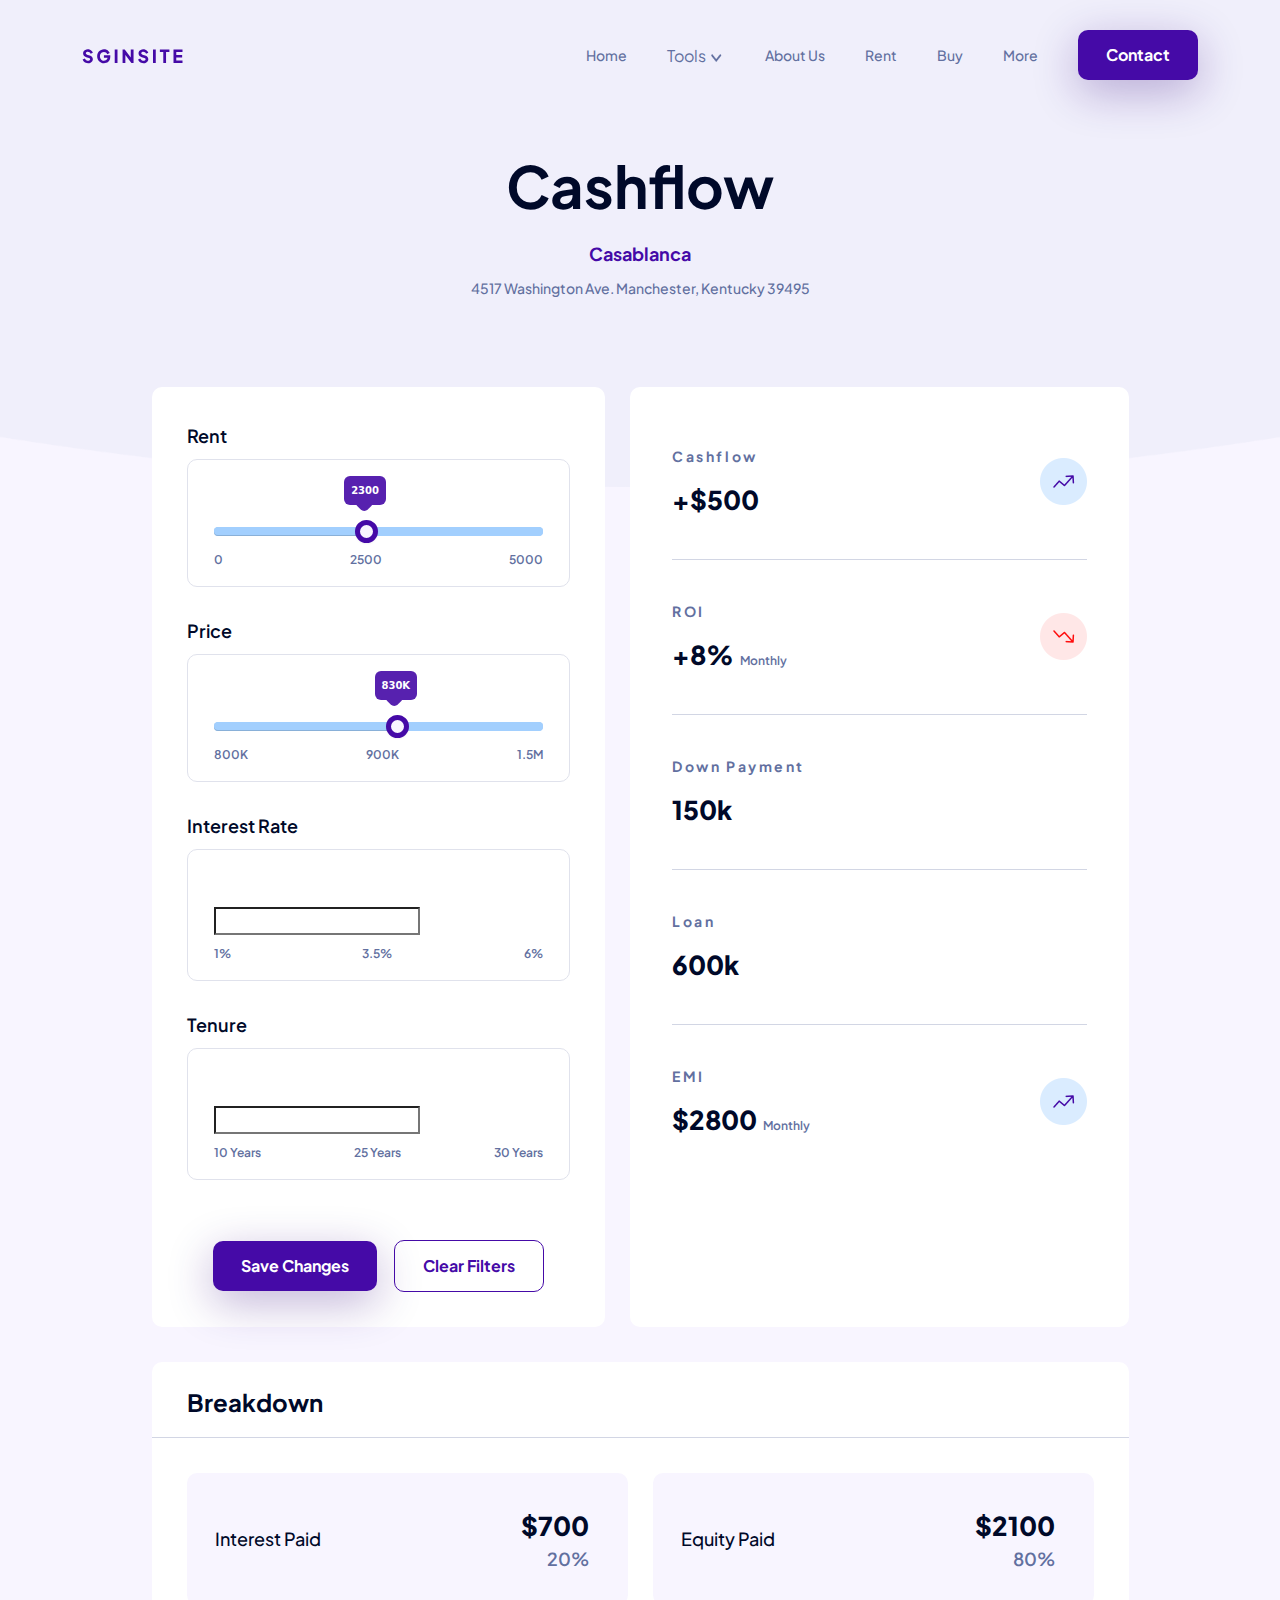
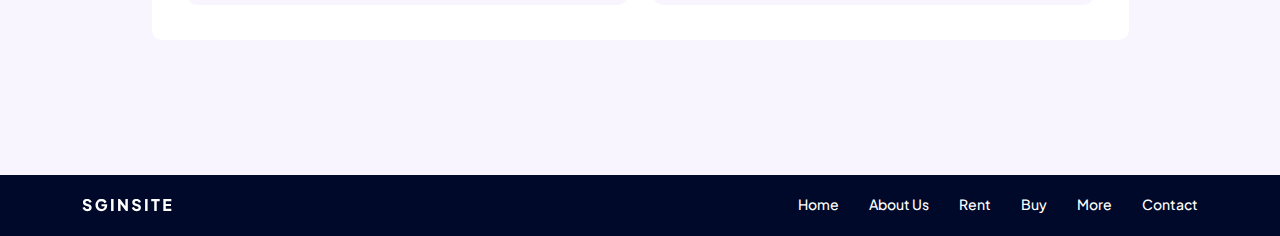
<file: cashflow.html>
<!DOCTYPE html>
<html lang="en">
<head>
   <meta charset="UTF-8">
   <meta http-equiv="X-UA-Compatible" content="IE=edge">
   <meta name="viewport" content="width=device-width, initial-scale=1.0">
   <meta name="viewport" content="width=device-width, initial-scale=1, maximum-scale=1, user-scalable=no">
   <title>Cashflow</title>
   <link rel="shortcut icon" href="assets/images/Sginsite.png" type="image/x-icon">
   <!-- Bootstrap Css -->
   <link rel="stylesheet" href="assets/css/bootstrap.min.css">
   <!-- Font-Awesome -->
   <link rel="stylesheet" href="assets/css/fontaswesome.min.css">
    <!-- bootstrap slider styles -->
    <link rel="stylesheet" href="assets/vendor/bootstrap-slider/bootstrap-slider.min.css"/>
   <!-- Style Css -->
   <link rel="stylesheet" href="assets/css/style.css">
   <!-- Responsive Css -->
   <link rel="stylesheet" href="assets/css/responsive.css">
</head>
<body class="pricing-body">
   <!-- ===================================================================================
                                 Header Area Start 
   =====================================================================================-->
   <header>
      <div class="header-area">
         <div class="container">
            <div class="header-main">
               <div class="header-menu">
                  <div class="header-logo">
                     <a href="index.html"><img src="assets/images/logo.svg" alt="logo-img"/></a>
                  </div>
                  <div class="header-nav">
                     <nav>
                        <ul>
                           <li><a href="#">Home</a></li>
                           <div class="dropdown">
                              <button class="btn dropdown-toggle" type="button" data-bs-toggle="dropdown" aria-expanded="false">
                                Tools
                              </button>
                              <ul class="dropdown-menu">
                                <li><a class="dropdown-item" href="#">Tellus habitant</a></li>
                                <li><a class="dropdown-item" href="#">Congue purus</a></li>
                                <li><a class="dropdown-item" href="#">Orci massa nisi</a></li>
                                <li><a class="dropdown-item item_last_child" href="#">Semper praese</a></li>
                              </ul>
                           </div>
                           <li><a href="#">About Us</a></li>
                           <li><a href="#">Rent</a></li>
                           <li><a href="#">Buy</a></li>
                           <li><a href="#">More</a></li>
                           <li><a href="#" class="btn_1">Contact</a></li>
                        </ul>
                     </nav>
                  </div>
               </div>
               <div class="mobile-menu">
                  <div id="nav-icon" class="menu_icon">
                     <span></span>
                     <span></span>
                  </div>
               </div>
            </div>
         </div>
         <div class="mobile_menu">
            <a href="#" id="menu_close"><img src="assets/images/times.png" alt=""></a>
            <div class="menu_blank"></div>
            <ul>
                <li><p>Menu</p></li>
                <li><a href="#">Home</a></li>
                <div class="dropdown">
                  <button class="btn dropdown-toggle" type="button" data-bs-toggle="dropdown" aria-expanded="false">
                    Tools
                  </button>
                  <ul class="dropdown-menu">
                    <li><a class="dropdown-item" href="#">Tellus habitant</a></li>
                    <li><a class="dropdown-item" href="#">Congue purus</a></li>
                    <li><a class="dropdown-item" href="#">Orci massa nisi</a></li>
                    <li><a class="dropdown-item item_last_child" href="#">Semper praese</a></li>
                  </ul>
               </div>
                <li><a href="#">About Us</a></li>
                <li><a href="#">Rent</a></li>
                <li><a href="#">Buy</a></li>
                <li><a href="#">More</a></li> 
             </ul> 
             <div class="menu_btn">
                <a href="#" class="btn_1">Contact</a>
             </div>
         </div>
         <div class="mobile_overlay"></div>
      </div>
   </header>
   <!-- ===================================================================================
                                 Header Area End 
   =====================================================================================-->

   <!-- ===================================================================================
                                 Cashflow Banner Area Start 
   =====================================================================================-->
   <section class="rent-banner-section Cashflow_banner_section">
      <div class="container">
         <div class="rent-banner-heading Cashflow-banner-heading">
            <h1 class="heading_1">Cashflow</h1>
            <p>Casablanca</p>
            <h6>4517 Washington Ave. Manchester, Kentucky 39495</h6>
         </div>
      </div>
   </section>
   <!-- ===================================================================================
                                 Cashflow Banner Area End 
   =====================================================================================-->

   <!-- ===================================================================================
                                 Range Area Start 
   =====================================================================================-->
   <section class="filter_area">
      <div class="container">
         <div class="cashflow_max_width">
            <div class="filter_content" data-bs-toggle="offcanvas" data-bs-target="#offcanvasResponsive" aria-controls="offcanvasResponsive">
               <p class="text_14">Filters</p>
               <img src="assets/images/filter.png" alt="filter-icon">
            </div>
          </div>
      </div>
   </section>
   <section>
      <div class="container">
        <div class="cashflow_max_width">
            <div class="range_content">
               <!-- off  -->
               <div class="offcanvas_main">
                  <div class="offcanvas-sm offcanvas-bottom" tabindex="-1" id="offcanvasResponsive" aria-labelledby="offcanvasResponsiveLabel">
                     <div class="offcanvas-header">
                       <h3 class="heading_3" id="offcanvasResponsiveLabel">Filters</h3>
                       <button type="button" class="btn-close" data-bs-dismiss="offcanvas" data-bs-target="#offcanvasResponsive" aria-label="Close"></button>
                     </div>
                     <div class="offcanvas-body">
                        <div class="range_content_left">
                           <div class="single_range">
                              <h4 class="text_18">Rent</h4>
                              <div class="slider-range">
                                 <input id="ex20" type="text" data-slider-step="1" data-slider-ticks-snap-bounds="200" data-slider-ticks-tooltip="true" data-slider-max="5000"  data-slider-value="2300" />
                                 <div class="range_label">
                                    <span class="text_12">0</span>
                                    <span class="text_12">2500</span>
                                    <span class="text_12">5000</span>
                                 </div>
                              </div>
                           </div>
                           <div class="single_range">
                              <h4 class="text_18">Price</h4>
                              <div class="slider-range">
                                 <input id="ex21" type="text" data-slider-step="1" data-slider-ticks-snap-bounds="200" data-slider-ticks-tooltip="true" data-slider-max="1500"  data-slider-value="830" />
                                 <div class="range_label">
                                    <span class="text_12">800K</span>
                                    <span class="text_12">900K</span>
                                    <span class="text_12">1.5M</span>
                                 </div>
                              </div>
                           </div>
                           <div class="single_range">
                              <h4 class="text_18">Interest Rate</h4>
                              <div class="slider-range">
                                 <input id="ex22" type="text" data-slider-step="1.2" data-slider-ticks-snap-bounds="200" data-slider-ticks-tooltip="true" data-slider-max="6.0"  data-slider-value="2.3" />
                                 <div class="range_label">
                                    <span class="text_12">1%</span>
                                    <span class="text_12">3.5%</span>
                                    <span class="text_12">6%</span>
                                 </div>
                              </div>
                           </div>
                           <div class="single_range">
                              <h4 class="text_18">Tenure</h4>
                              <div class="slider-range">
                                 <input id="ex23" type="text" data-slider-step="1" data-slider-ticks-snap-bounds="200" data-slider-ticks-tooltip="true" data-slider-max="30"  data-slider-value="27" />
                                 <div class="range_label">
                                    <span class="text_12">10 Years</span>
                                    <span class="text_12">25 Years</span>
                                    <span class="text_12">30 Years</span>
                                 </div>
                              </div>
                           </div>

                           <div class="range_btn_area">
                              <a href="#" class="btn_1">Save Changes</a>
                              <a type="button" class="btn_1 transparent_btn" data-bs-dismiss="offcanvas" data-bs-target="#offcanvasResponsive">Clear Filters</a>
                           </div>
                        </div>
                     </div>
                   </div>
               </div>
              
               <!-- off  -->

               
               
               <div class="cash_flow_content">
                  <div class="single_cash_flow">
                     <div class="cash_flow_left">
                        <p class="text_14">Cashflow</p>
                     <h4 class="text_26">+$500</h4>
                     </div>
                     <div class="cash_flow_right">
                        <img src="assets/images/up-chart.png" alt="chart">
                     </div>
                  </div>
                  <div class="single_cash_flow">
                     <div class="cash_flow_left">
                        <p class="text_14">ROI</p>
                     <h4 class="text_26">+8%<span class="text_12">Monthly</span></h4>
                     </div>
                     <div class="cash_flow_right">
                        <img src="assets/images/down_chart.png" alt="chart">
                     </div>
                  </div>
                  <div class="single_cash_flow">
                     <div class="cash_flow_left">
                        <p class="text_14">Down Payment</p>
                     <h4 class="text_26">150k</h4>
                     </div>
                  </div>
                  <div class="single_cash_flow">
                     <div class="cash_flow_left">
                        <p class="text_14">Loan</p>
                     <h4 class="text_26">600k</h4>
                     </div>
                  </div>                  
                  <div class="single_cash_flow">
                     <div class="cash_flow_left">
                        <p class="text_14">EMI</p>
                     <h4 class="text_26">$2800<span class="text_12">Monthly</span></h4>
                     </div>
                     <div class="cash_flow_right">
                        <img src="assets/images/up-chart.png" alt="chart">
                     </div>
                  </div>
               </div>
            </div>
        </div>
      </div>
   </section>
   <!-- ===================================================================================
                                 Range Area End 
   =====================================================================================-->

   <!-- ===================================================================================
                                 Breakdown Area End 
   =====================================================================================-->
   <section class="Breakdown_area">
      <div class="container">
         <div class="cashflow_max_width">
            <div class="Breakdown_content">
               <h3 class="heading_3">Breakdown</h3>
               <div class="paid_content">
                  <div class="single_paid">
                     <div class="paid_left">
                        <p class="text_18">Interest Paid</p>
                     </div>
                     <div class="paid_right">
                        <p class="text_26">$700</p>
                        <p class="text_18">20%</p>
                     </div>
                  </div>
                  <div class="single_paid">
                     <div class="paid_left">
                        <p class="text_18">Equity Paid</p>
                     </div>
                     <div class="paid_right">
                        <p class="text_26">$2100</p>
                        <p class="text_18">80%</p>
                     </div>
                  </div>
               </div>
            </div>
         </div>
      </div>
   </section>
   <!-- ===================================================================================
                                 Breakdown Area End 
   =====================================================================================-->


   <!-- ===================================================================================
                                 Footer Area Start 
   =====================================================================================-->
   <footer class="Footer_area">
      <div class="container">
         <div class="Footer_content">
            <div class="Footer_logo">
               <a href="index.html"> <img src="assets/images/footer_logo.svg" alt="logo"></a>
            </div>
            <div class="Footer_link">
               <ul>
                  <li><a href="index.html">Home</a></li>
                  <li><a href="#">About Us</a></li>
                  <li><a href="#">Rent</a></li>
                  <li><a href="#">Buy</a></li>
                  <li><a href="#">More</a></li>
                  <li><a href="#">Contact</a></li>
               </ul>
            </div>
         </div>
      </div>
   </footer>
   <!-- ===================================================================================
                                 Footer Area End 
   =====================================================================================-->

   <!-- ===================================================================================
                                 Modal Area Start 
   =====================================================================================-->

   <div class="modal fade" id="Search_exampleModal" tabindex="-1" aria-labelledby="exampleModalLabel" aria-hidden="true">
      <div class="modal-dialog">
         <div class="modal-content">
            <div class="modal-body">
            <form>
               <div class="mb-3 mt-3">
                  <input type="search" class="form-control" id="search_input" placeholder="Search">
               </div>
            </form>
            </div>
         </div>
      </div>
   </div>
   <!-- ===================================================================================
                                 Modal Area End 
   =====================================================================================-->

   <!-- Js Files -->
   <script src="assets/js/jquery-3.6.1.min.js"></script>
   <script src="assets/js/bootstrap.bundle.min.js"></script>
   <!-- bootstrap slider scripts -->
   <script src="assets/vendor/bootstrap-slider/bootstrap-slider.min.js"></script>

   <script src="assets/js/script.js"></script>
</body>
</html>
</file>
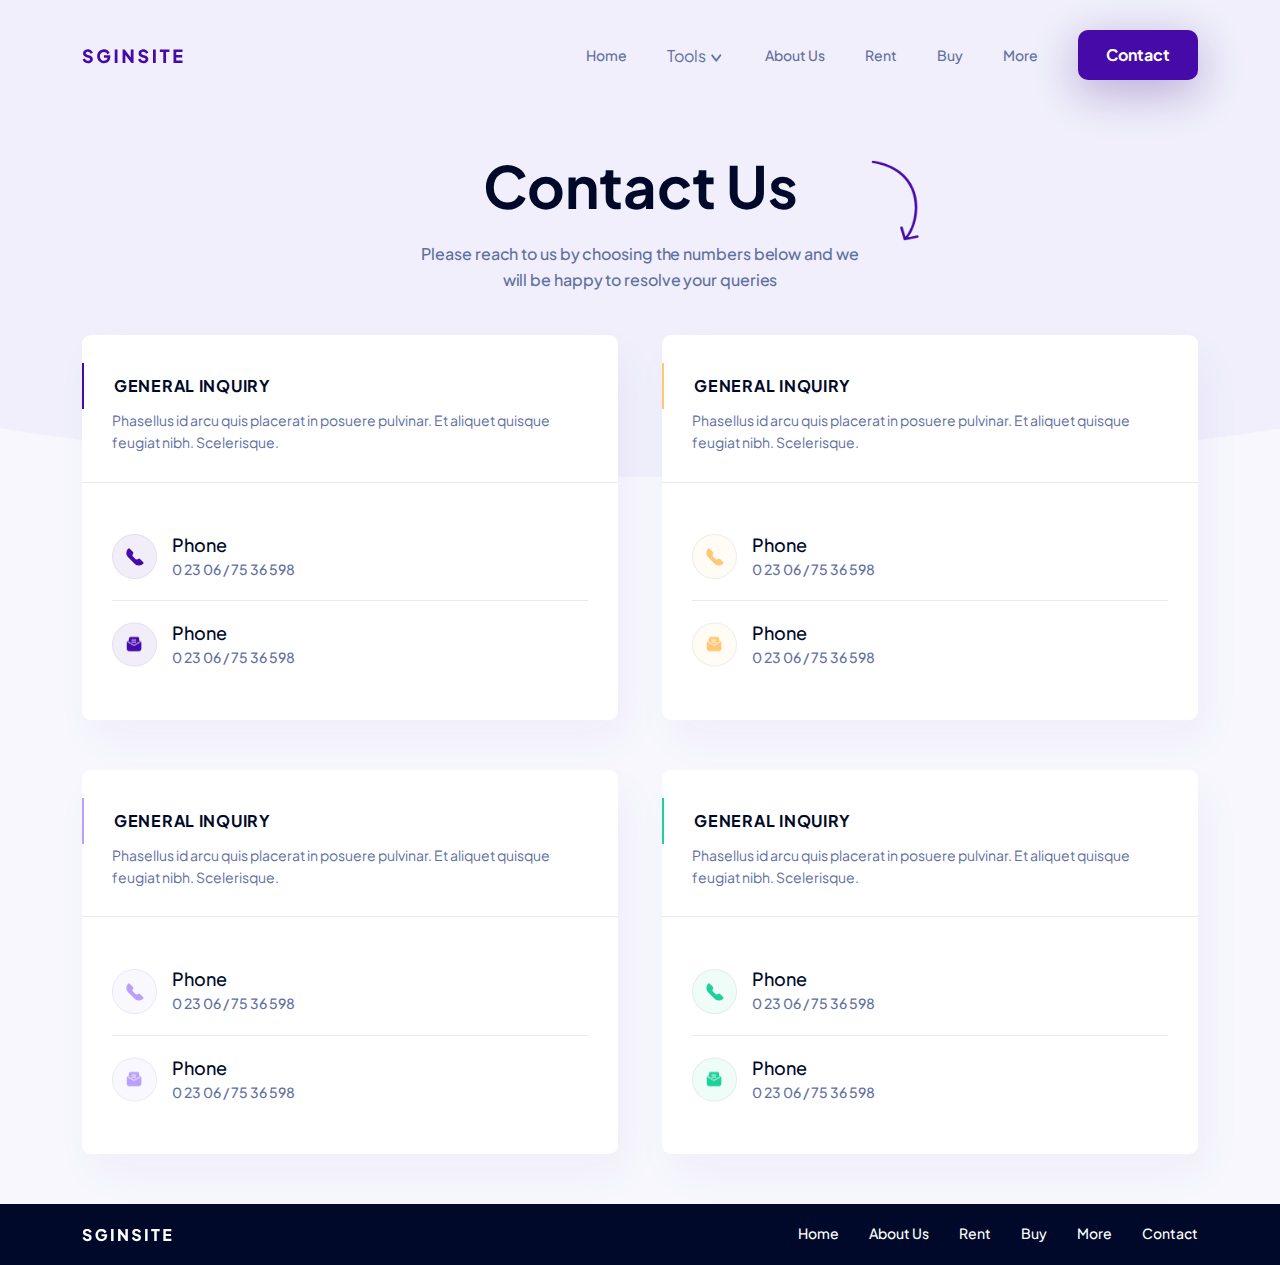
<file: contact.html>
<!DOCTYPE html>
<html lang="en">
<head>
   <meta charset="UTF-8">
   <meta http-equiv="X-UA-Compatible" content="IE=edge">
   <meta name="viewport" content="width=device-width, initial-scale=1.0">
   <meta name="viewport" content="width=device-width, initial-scale=1, maximum-scale=1, user-scalable=no">
   <title>Sginsite - Contact</title>
   <link rel="shortcut icon" href="assets/images/Sginsite.png" type="image/x-icon">
   <!-- Bootstrap Css -->
   <link rel="stylesheet" href="assets/css/bootstrap.min.css">
   <!-- Font-Awesome -->
   <link rel="stylesheet" href="assets/css/fontaswesome.min.css">
   <!-- Style Css -->
   <link rel="stylesheet" href="assets/css/style.css">
   <!-- Responsive Css -->
   <link rel="stylesheet" href="assets/css/responsive.css">
</head>
<body class="body_bg">
   <!-- ===================================================================================
                                 Header Area Start 
   =====================================================================================-->
   <header>
      <div class="header-area home_header header_shape">
         <div class="container">
            <div class="header-main">
               <div class="header-menu">
                  <div class="header-logo">
                     <a href="index.html"><img src="assets/images/logo.svg" alt="logo-img"/></a>
                  </div>
                  <div class="header-nav">
                     <nav>
                        <ul>
                           <li><a href="#">Home</a></li>
                           <div class="dropdown">
                              <button class="btn dropdown-toggle" type="button" data-bs-toggle="dropdown" aria-expanded="false">
                                Tools
                              </button>
                              <ul class="dropdown-menu">
                                <li><a class="dropdown-item" href="#">Tellus habitant</a></li>
                                <li><a class="dropdown-item" href="#">Congue purus</a></li>
                                <li><a class="dropdown-item" href="#">Orci massa nisi</a></li>
                                <li><a class="dropdown-item item_last_child" href="#">Semper praese</a></li>
                              </ul>
                           </div>
                           <li><a href="#">About Us</a></li>
                           <li><a href="#">Rent</a></li>
                           <li><a href="#">Buy</a></li>
                           <li><a href="#">More</a></li>
                           <li><a href="#" class="btn_1">Contact</a></li>
                        </ul>
                     </nav>
                  </div>
               </div>
               <div class="mobile-menu">
                  <div id="nav-icon" class="menu_icon">
                     <span></span>
                     <span></span>
                  </div>
               </div>
            </div>
         </div>
         <div class="mobile_menu">
            <a href="#" id="menu_close"><img src="assets/images/times.png" alt=""></a>
            <div class="menu_blank"></div>
            <ul>
                <li><p>Menu</p></li>
                <li><a href="#">Home</a></li>
                <div class="dropdown">
                  <button class="btn dropdown-toggle" type="button" data-bs-toggle="dropdown" aria-expanded="false">
                    Tools
                  </button>
                  <ul class="dropdown-menu">
                    <li><a class="dropdown-item" href="#">Tellus habitant</a></li>
                    <li><a class="dropdown-item" href="#">Congue purus</a></li>
                    <li><a class="dropdown-item" href="#">Orci massa nisi</a></li>
                    <li><a class="dropdown-item item_last_child" href="#">Semper praese</a></li>
                  </ul>
               </div>
                <li><a href="#">About Us</a></li>
                <li><a href="#">Rent</a></li>
                <li><a href="#">Buy</a></li>
                <li><a href="#">More</a></li> 
             </ul> 
             <div class="menu_btn">
                <a href="#" class="btn_1">Contact</a>
             </div>
         </div>
         <div class="mobile_overlay"></div>
      </div>
   </header>
   <!-- ===================================================================================
                                 Header Area End 
   =====================================================================================-->
   
   
   <!-- ===================================================================================
                                 contact title area start
   =====================================================================================--> 

   <!-- <section class="contact_main_title">
      <div class="container">
         <div class="contact_title">
            <h2>Contact Us</h2>
            <p>Please reach to us by choosing the numbers below and we will be happy to resolve your queries</p>
            <div class="contact_arrow">
               <img src="assets/images/contact/arrow.png" alt="">
            </div>
         </div>
      </div>
      
   </section> -->

   <section class="rent-banner-section shape_main_title contact_shep_main">
      <div class="container">
         <div class="rent-banner-heading contact_title">
            <h1 class="heading_1">Contact Us</h1> 
            <p>Please reach to us by choosing the numbers below and we will be happy to resolve your queries</p>
            <div class="contact_arrow">
               <img src="assets/images/contact/arrow.png" alt="">
            </div>
         </div>
      </div>
   </section>
   
   <!-- ===================================================================================
                                 contact title area End 
   =====================================================================================--> 
   
   <!-- ===================================================================================
                                 contact area start 
   =====================================================================================--> 
   <section class="contact_main_area">
      <div class="container">
         <div class="contact_box">
            <!-- single contact -->
            <div class="contact_item_single contact_single_1">
               <div class="item_contact_title">
                  <h4>General Inquiry</h4>
                  <p>Phasellus id arcu quis placerat in posuere pulvinar. Et aliquet quisque feugiat nibh. Scelerisque.</p>
               </div>
               <ul class="contact_list">
                  <li><img src="assets/images/contact/phone.png" alt=""><div class="contact_info"><b>Phone</b><p>0 23 06 / 75 36 598</p></div></li>
                  <li><img src="assets/images/contact/inbox.png" alt=""><div class="contact_info"><b>Phone</b><p>0 23 06 / 75 36 598</p></div></li>
               </ul>
            </div>
            <!-- single contact -->
            <!-- single contact -->
            <div class="contact_item_single contact_single_2">
               <div class="item_contact_title">
                  <h4>General Inquiry</h4>
                  <p>Phasellus id arcu quis placerat in posuere pulvinar. Et aliquet quisque feugiat nibh. Scelerisque.</p>
               </div>
               <ul class="contact_list">
                  <li><img src="assets/images/contact/phone1.png" alt=""><div class="contact_info"><b>Phone</b><p>0 23 06 / 75 36 598</p></div></li>
                  <li><img src="assets/images/contact/inbox1.png" alt=""><div class="contact_info"><b>Phone</b><p>0 23 06 / 75 36 598</p></div></li>
               </ul>
            </div>
            <!-- single contact -->
            <!-- single contact -->
            <div class="contact_item_single contact_single_3">
               <div class="item_contact_title">
                  <h4>General Inquiry</h4>
                  <p>Phasellus id arcu quis placerat in posuere pulvinar. Et aliquet quisque feugiat nibh. Scelerisque.</p>
               </div>
               <ul class="contact_list">
                  <li><img src="assets/images/contact/phone2.png" alt=""><div class="contact_info"><b>Phone</b><p>0 23 06 / 75 36 598</p></div></li>
                  <li><img src="assets/images/contact/inbox2.png" alt=""><div class="contact_info"><b>Phone</b><p>0 23 06 / 75 36 598</p></div></li>
               </ul>
            </div>
            <!-- single contact -->
            <!-- single contact -->
            <div class="contact_item_single contact_single_4">
               <div class="item_contact_title">
                  <h4>General Inquiry</h4>
                  <p>Phasellus id arcu quis placerat in posuere pulvinar. Et aliquet quisque feugiat nibh. Scelerisque.</p>
               </div>
               <ul class="contact_list">
                  <li><img src="assets/images/contact/phone3.png" alt=""><div class="contact_info"><b>Phone</b><p>0 23 06 / 75 36 598</p></div></li>
                  <li><img src="assets/images/contact/inbox3.png" alt=""><div class="contact_info"><b>Phone</b><p>0 23 06 / 75 36 598</p></div></li>
               </ul>
            </div>
            <!-- single contact -->
         </div>
      </div>
   </section>
   <!-- ===================================================================================
                                 contact area End 
   =====================================================================================--> 
 
    

   <!-- ===================================================================================
                                 Footer Area Start 
   =====================================================================================-->
   <footer class="Footer_area">
      <div class="container">
         <div class="Footer_content">
            <div class="Footer_logo">
               <a href="index.html"> <img src="assets/images/footer_logo.svg" alt="logo"></a>
            </div>
            <div class="Footer_link">
               <ul>
                  <li><a href="index.html">Home</a></li>
                  <li><a href="#">About Us</a></li>
                  <li><a href="#">Rent</a></li>
                  <li><a href="#">Buy</a></li>
                  <li><a href="#">More</a></li>
                  <li><a href="#">Contact</a></li>
               </ul>
            </div>
         </div>
      </div>
   </footer>
   <!-- ===================================================================================
                                 Footer Area End 
   =====================================================================================-->

   <!-- Js Files -->
   <script src="assets/js/jquery-3.6.1.min.js"></script>
   <script src="assets/js/bootstrap.bundle.min.js"></script>
   <script src="assets/js/script.js"></script>
</body>
</html>
</file>
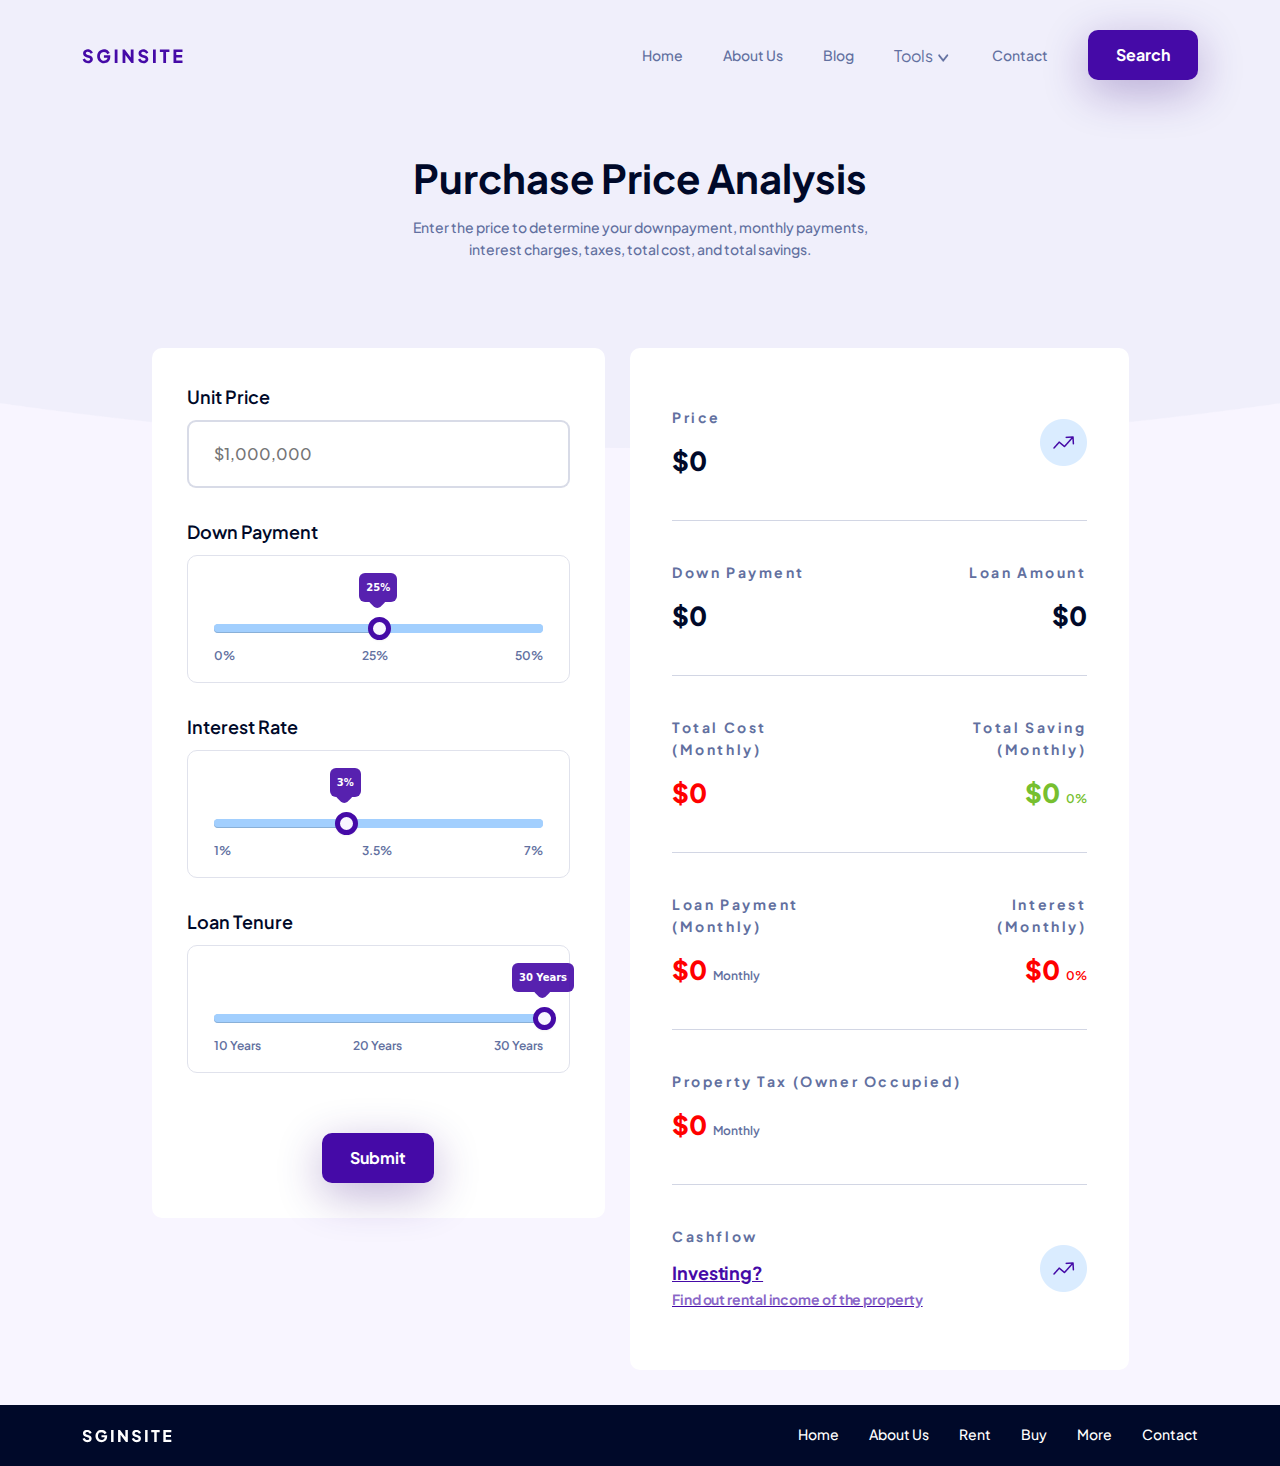
<file: price-analysis.html>
<!DOCTYPE html>
<html lang="en">
<head>
   <meta charset="UTF-8">
   <meta http-equiv="X-UA-Compatible" content="IE=edge">
   <meta name="viewport" content="width=device-width, initial-scale=1.0">
   <title>Cashflow</title>
   <link rel="shortcut icon" href="assets/images/house.png" type="image/x-icon">
   <!-- Bootstrap Css -->
   <link rel="stylesheet" href="assets/css/bootstrap.min.css">
   <!-- Font-Awesome -->
   <link rel="stylesheet" href="assets/css/fontaswesome.min.css">
    <!-- bootstrap slider styles -->
    <link rel="stylesheet" href="assets/vendor/bootstrap-slider/bootstrap-slider.min.css"/>
   <!-- Style Css -->
   <link rel="stylesheet" href="assets/css/style.css">
   <!-- Responsive Css -->
   <link rel="stylesheet" href="assets/css/responsive.css">
</head>
<body class="pricing-body">
   <!-- ===================================================================================
                                 Header Area Start 
   =====================================================================================-->
   <header>
      <div class="header-area ">
         <div class="container">
            <div class="header-main">
               <div class="header-menu">
                  <div class="header-logo">
                     <a href="index.html"><img src="assets/images/logo.svg" alt="logo-img"/></a>
                  </div>
                  <div class="header-nav">
                     <nav>
                        <ul>
                            <li><a href="index.html">Home</a></li>
                            <li><a href="about.html">About Us</a></li>
                            <li><a href="blogs.html">Blog</a></li>
                             <div class="dropdown">
                              <button class="btn dropdown-toggle" type="button" data-bs-toggle="dropdown" aria-expanded="false">
                                Tools
                              </button>
                              <ul class="dropdown-menu">
                               <li><a class="dropdown-item" href="price-analysis.html">Price Analysis</a></li>
                               <li><a class="dropdown-item item_last_child" href="cashflow-analysis.html">Rental Income Analysis</a></li>
                              </ul>
                            </div>
                            <li><a href="contact.html">Contact</a></li>
                            <li><a href="price-search.html" class="btn_1">Search</a></li>
                        </ul>
                     </nav>
                  </div>
               </div>
               <div class="mobile-menu">
                  <div id="nav-icon" class="menu_icon">
                     <span></span>
                     <span></span>
                  </div>
               </div>
            </div>
         </div>
         <div class="mobile_menu">
            <a href="#" id="menu_close"><img src="assets/images/times.png" alt=""></a>
            <div class="menu_blank"></div>
            <ul>
                <li><p>Menu</p></li>
                <li><a href="index.html">Home</a></li>
                <li><a href="about.html">About Us</a></li>
                <li><a href="blogs.html">Blog</a></li>
                <div class="dropdown">
                  <button class="btn dropdown-toggle" type="button" data-bs-toggle="dropdown" aria-expanded="false">
                    Tools
                  </button>
                  <ul class="dropdown-menu">
                    <li><a class="dropdown-item" href="price-analysis.html">Price Analysis</a></li>
                    <li><a class="dropdown-item item_last_child" href="cashflow-analysis.html">Rental Income Analysis</a></li>
                  </ul>
                </div>
                <li><a href="contact.html">Contact</a></li>
             </ul>
             <div class="menu_btn">
                <a href="price-search.html" class="btn_1">Search</a>
             </div>
         </div>
         <div class="mobile_overlay"></div>
      </div>
   </header>
   <!-- ===================================================================================
                                 Header Area End 
   =====================================================================================-->

   <!-- ===================================================================================
                                 Cashflow Banner Area Start 
   =====================================================================================-->
   <section class="rent-banner-section Cashflow_banner_section">
      <div class="container">
         <div class="rent-banner-heading Cashflow-banner-heading">
            <h1 class="heading_2">Purchase Price Analysis</h1>
            <h6>Enter the price to determine your downpayment, monthly payments, <br> interest charges, taxes, total cost, and total savings.</h6>
         </div>
      </div>
   </section>
   <!-- ===================================================================================
                                 Cashflow Banner Area End 
   =====================================================================================-->

   <!-- ===================================================================================
                                 Range Area Start 
   =====================================================================================-->
   <section class="filter_area">
      <div class="container">
         <div class="cashflow_max_width">
            <div id="filter_bar" class="filter_content" data-bs-toggle="offcanvas" data-bs-target="#offcanvasResponsive" aria-controls="offcanvasResponsive">
               <p class="text_14">Enter Price / Change Parameters</p>
               <img src="assets/images/filter.png" alt="filter-icon">
            </div>
          </div>
      </div>
   </section>
   <section>
      <div class="container">
        <div class="cashflow_max_width">
            <div class="range_content">
               <!-- off  -->
               <div class="offcanvas_main">
                  <div class="offcanvas-sm offcanvas-bottom" tabindex="-1" id="offcanvasResponsive" aria-labelledby="offcanvasResponsiveLabel">
                     <div class="offcanvas-header">
                       <h3 class="heading_3" id="offcanvasResponsiveLabel">Enter Price / Change Parameters</h3>
                       <button type="button" class="btn-close" data-bs-dismiss="offcanvas" data-bs-target="#offcanvasResponsive" aria-label="Close"></button>
                     </div>
                     <div class="offcanvas-body">

                        <div class="range_content_left">
                             <form id="price-analysis-form" action="#">
                               <h4 class="text_18">Unit Price</h4>
                               <div class="single_range">
                                       <div class="search_box_area search_box_area22">
                                        <input type="text" name="price" id="price" pattern="^\$\d{1,3}(,\d{3})*(\.\d+)?$" value="" data-type="currency" placeholder="$1,000,000"  enterkeyhint="go">
                                       </div>
                                       <span id="price-error" class="error text_12">
                                          Please enter a valid "Price". It must be a number greater than 99999.
                                       </span>
                               </div>
                               <div class="single_range">
                                  <h4 class="text_18">Down Payment</h4>
                                  <div class="slider-range">
                                     <div id="downpayment_percentage_slider">
                                        <input id="downpayment_percentage" name="downpayment_percentage"  type="text" data-slider-step="1" data-slider-ticks-snap-bounds="200" data-slider-ticks-tooltip="true" data-slider-max="50"  data-slider-value="25" />
                                     </div>
                                     <div class="range_label">
                                        <span class="text_12">0%</span>
                                        <span class="text_12">25%</span>
                                        <span class="text_12">50%</span>
                                     </div>
                                  </div>
                               </div>
                               <div class="single_range">
                                  <h4 class="text_18">Interest Rate</h4>
                                  <div class="slider-range">
                                     <div id="rate_percentage_slider">
                                        <input id="rate_percentage" name="rate_percentage" type="text" data-slider-step=".1" data-slider-ticks-snap-bounds="200" data-slider-ticks-tooltip="true" data-slider-min="1"  data-slider-max="6.0"  data-slider-value="3.0" />
                                     </div>
                                     <div class="range_label">
                                        <span class="text_12">1%</span>
                                        <span class="text_12">3.5%</span>
                                        <span class="text_12">7%</span>
                                     </div>
                                  </div>
                               </div>
                               <div class="single_range">
                                  <h4 class="text_18">Loan Tenure</h4>
                                  <div class="slider-range">
                                     <div id="tenure_slider">
                                      <input id="tenure" name="tenure" type="text" data-slider-step="1" data-slider-ticks-snap-bounds="200" data-slider-ticks-tooltip="true" data-slider-min="10" data-slider-max="30"  data-slider-value="30" />
                                     </div>
                                     <div class="range_label">
                                        <span class="text_12">10 Years</span>
                                        <span class="text_12">20 Years</span>
                                        <span class="text_12">30 Years</span>
                                     </div>
                                  </div>
                               </div>

                               <div class="range_btn_area">
                                  <a id="submit" href="#price" class="btn_1" data-bs-dismiss="offcanvas" data-bs-target="#offcanvasResponsive">Submit</a>
    <!--                              <a type="button" class="btn_1 transparent_btn" data-bs-dismiss="offcanvas" data-bs-target="#offcanvasResponsive">Clear Filters</a>-->
                               </div>
                               <input name="human_format" value="True" style="visibility:hidden;position:absolute"/>
                               <input type="submit" data-bs-toggle="offcanvas" data-bs-target="#offcanvasResponsive" style="visibility:hidden;position:absolute"/>
                            </form>
                        </div>

                     </div>
                   </div>
               </div>
              
               <!-- off  -->

               

               <div class="cash_flow_content">
                   <div id="transaction-detail-block" class="hidden-block" >
                     <div>
                        <p class="text_14">Transaction Details</p>
                     </div>
                     <div class="sub_detail_section">
                          <h4 id="txn-property_title" class="sub_detail_item hidden-block">
                              <span class="text_12">Condo</span>
                              <span id="property_title" class="text_18"></span>
                          </h4>
                         <h4 id="txn-size" class="sub_detail_item hidden-block">
                              <span class="text_12">Size</span>
                              <span id="size" class="text_18"></span>
                          </h4>
                         <h4 id="txn-rent" class="sub_detail_item hidden-block">
                              <span class="text_12">Estimated Rent</span>
                              <span id="rent" class="text_18"></span>
                          </h4>
                         <h4 id="txn-date" class="sub_detail_item hidden-block">
                              <span class="text_12">Date</span>
                              <span id="date" class="text_18"></span>
                          </h4>
                       </div>
                  </div>
                   <div class="single_cash_flow">
                     <div class="cash_flow_left">
                        <p class="text_14">Price</p>
                         <h4 id="price-block" class="text_26"><span id="price-value">$0</span></h4>
                     </div>
                     <div class="cash_flow_right">
                        <img src="assets/images/up-chart.png" alt="chart">
                     </div>
                  </div>
                   <div class="single_cash_flow">
                     <div class="cash_flow_left">
                        <p class="text_14">Down Payment</p>
                        <h4 id="downpayment-value" class="text_26">$0</h4>
                     </div>
                     <div class="cash_flow_left right_item">
                        <p class="text_14">Loan Amount</p>
                        <h4 id="loan-amount-value" class="text_26">$0</h4>
                     </div>
                  </div>
                   <div class="single_cash_flow">
                      <div class="cash_flow_left">
                        <p class="text_14">Total Cost (Monthly)</p>
                        <p id="total-expense-value" class="text_26 red_text">$0</p>
                     </div>
                      <div class="cash_flow_left right_item">
                        <p class="text_14">Total Saving (Monthly)</p>
                        <h4 id="savings-block" class="text_26 red_text"><span id="equity-paid-value" class="text_26 green_text">$0</span><span id="equity-paid-percent" class="text_12 green_text">0%</span></h4>
                     </div>
                  </div>
                   <div class="single_cash_flow">
                     <div class="cash_flow_left">
                        <p class="text_14">Loan Payment (Monthly)</p>
                         <h4 id="monthly-payment-block" class="text_26 red_text"><span id="monthly-payment-value">$0</span><span class="text_12">Monthly</span></h4>
                     </div>
                       <div class="cash_flow_left right_item">
                        <p class="text_14">Interest (Monthly)</p>
                        <h4 id="interest-block" class="text_26 red_text"><span id="interest-paid-value" class="text_26 red_text">$0</span><span id="interest-paid-percent" class="text_12 red_text">0%</span></h4>
                     </div>
                  </div>
                   <div class="single_cash_flow">
                     <div class="cash_flow_left">
                        <p class="text_14">Property Tax (Owner Occupied)</p>
                         <h4 id="monthly-payable-taxes-block" class="text_26 red_text"><span id="monthly-payable-taxes-value">$0</span><span class="text_12">Monthly</span></h4>
                     </div>
                  </div>
                  <div class="single_cash_flow">
                     <div class="cash_flow_left">
                        <p class="text_14">Cashflow</p>
                         <a href="cashflow-analysis.html" class="critical-link">Investing?<p>Find out rental income of the property</p></a>
                     </div>
                     <div class="cash_flow_right">
                        <img src="assets/images/up-chart.png" alt="chart">
                     </div>
                  </div>
               </div>
            </div>
        </div>
      </div>
   </section>
   <!-- ===================================================================================
                                 Range Area End 
   =====================================================================================-->

   <!-- ===================================================================================
                                 Breakdown Area End 
   =====================================================================================-->
<!--   <section class="Breakdown_area">-->
<!--      <div class="container">-->
<!--         <div class="cashflow_max_width">-->
<!--            <div class="Breakdown_content">-->
<!--               <h3 class="heading_3">Breakdown</h3>-->
<!--               <div class="paid_content">-->
<!--                  <div class="single_paid">-->
<!--                     <div class="paid_left">-->
<!--                        <p class="text_18">Interest Paid</p>-->
<!--                     </div>-->
<!--                     <div class="paid_right">-->
<!--                        <p id="interest-paid-value" class="text_26">...</p>-->
<!--                        <p id="interest-paid-percent" class="text_18">...</p>-->
<!--                     </div>-->
<!--                  </div>-->
<!--                  <div class="single_paid">-->
<!--                     <div class="paid_left">-->
<!--                        <p class="text_18">Equity Paid</p>-->
<!--                     </div>-->
<!--                     <div class="paid_right">-->
<!--                        <p id="equity-paid-value" class="text_26">...</p>-->
<!--                        <p id="equity-paid-percent" class="text_18">...</p>-->
<!--                     </div>-->
<!--                  </div>-->
<!--               </div>-->
<!--            </div>-->
<!--         </div>-->
<!--      </div>-->
<!--   </section>-->

<div class="progress_overlay">
   <div class="spinner-border center-screen" style="color: #FFFFFF" role="status">
      <span class="sr-only">Loading...</span>
   </div>
</div>
   <!-- ===================================================================================
                                 Breakdown Area End 
   =====================================================================================-->


   <!-- ===================================================================================
                                 Footer Area Start 
   =====================================================================================-->
   <footer class="Footer_area">
      <div class="container">
         <div class="Footer_content">
            <div class="Footer_logo">
               <a href="index.html"> <img src="assets/images/footer_logo.svg" alt="logo"></a>
            </div>
            <div class="Footer_link">
               <ul>
                  <li><a href="index.html">Home</a></li>
                  <li><a href="#">About Us</a></li>
                  <li><a href="#">Rent</a></li>
                  <li><a href="#">Buy</a></li>
                  <li><a href="#">More</a></li>
                  <li><a href="#">Contact</a></li>
               </ul>
            </div>
         </div>
      </div>
   </footer>
   <!-- ===================================================================================
                                 Footer Area End 
   =====================================================================================-->

   <!-- ===================================================================================
                                 Modal Area Start 
   =====================================================================================-->

   <div class="modal fade" id="Search_exampleModal" tabindex="-1" aria-labelledby="exampleModalLabel" aria-hidden="true">
      <div class="modal-dialog">
         <div class="modal-content">
            <div class="modal-body">
            <form>
               <div class="mb-3 mt-3">
                  <input type="search" class="form-control" id="search_input" placeholder="Search">
               </div>
            </form>
            </div>
         </div>
      </div>
   </div>
   <!-- ===================================================================================
                                 Modal Area End 
   =====================================================================================-->
   <div id="preloader"></div>
   <!-- Js Files -->
   <script src="assets/js/jquery-3.6.1.min.js"></script>
   <script src="assets/js/bootstrap.bundle.min.js"></script>
   <!-- bootstrap slider scripts -->
   <script src="assets/vendor/bootstrap-slider/bootstrap-slider.min.js"></script>
   <script src="assets/js/cashflow.js"></script>
   <script src="assets/js/script.js"></script>
</body>
</html>
</file>
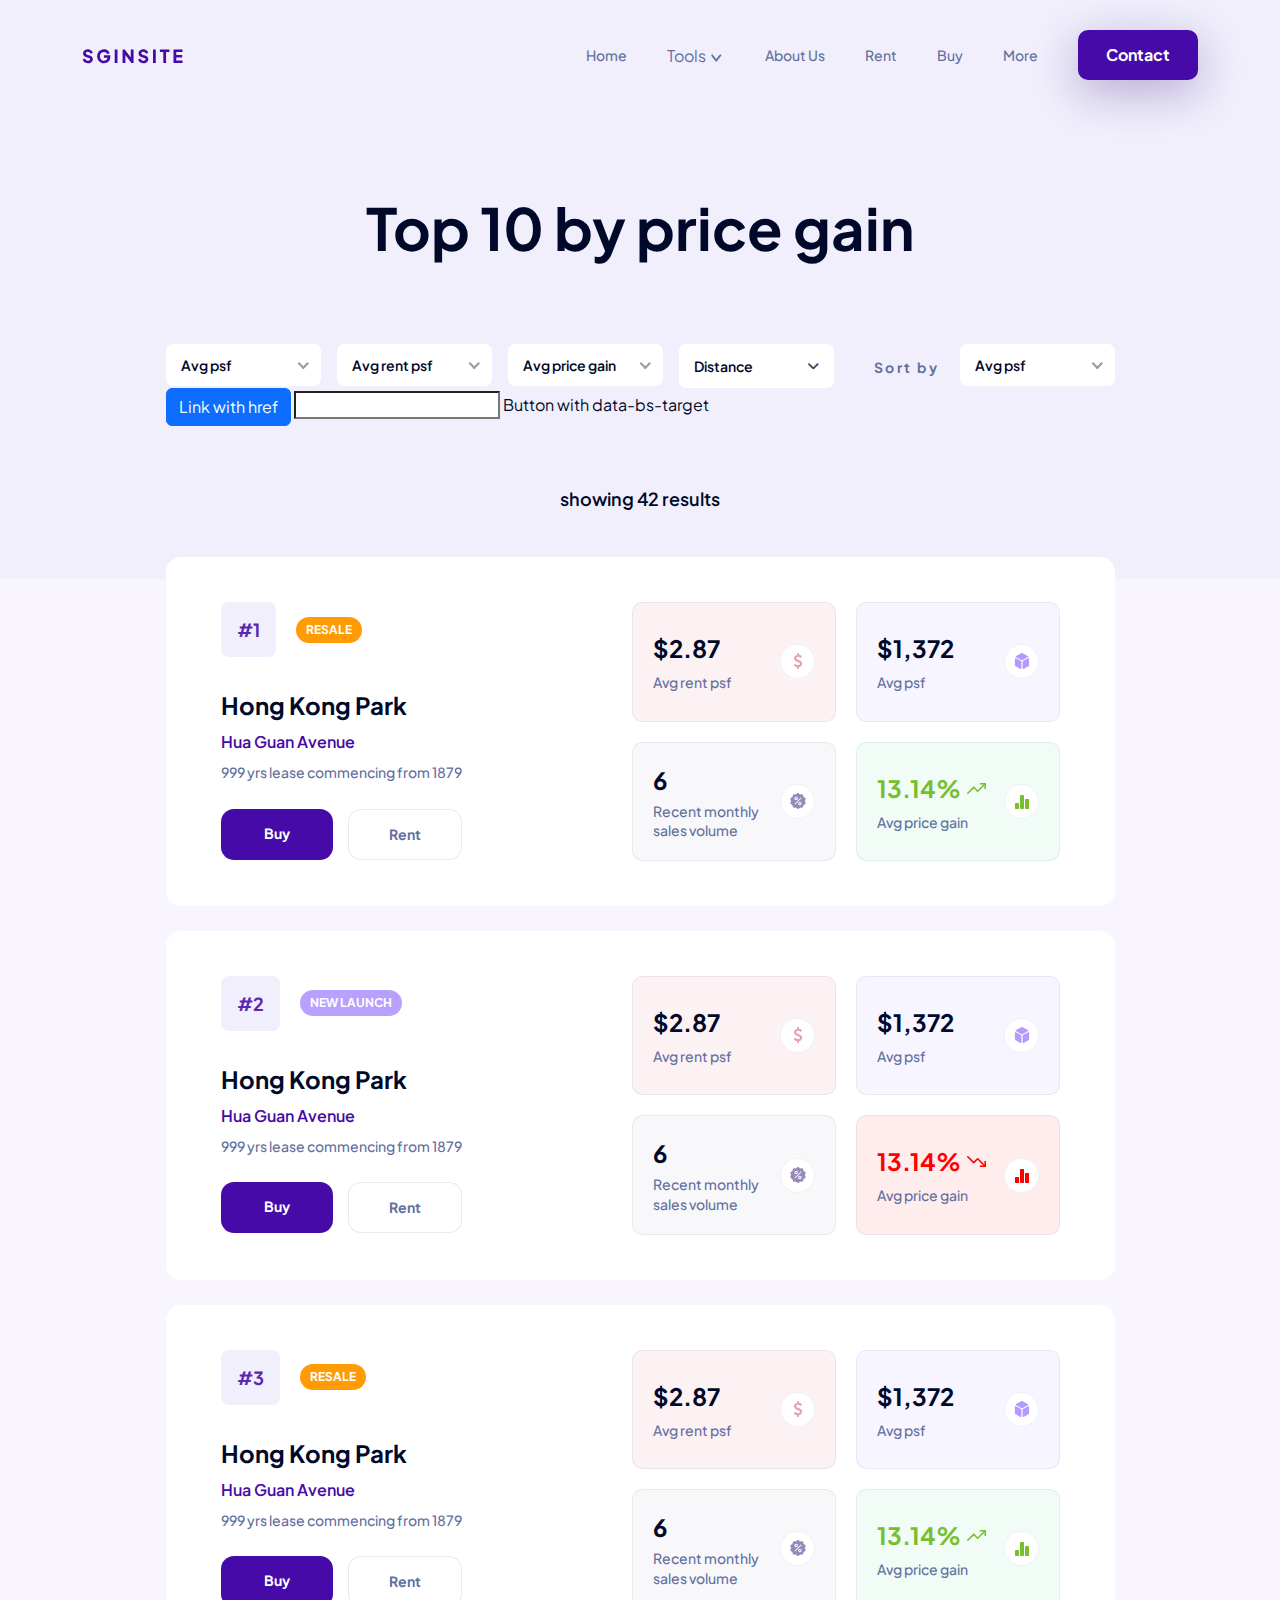
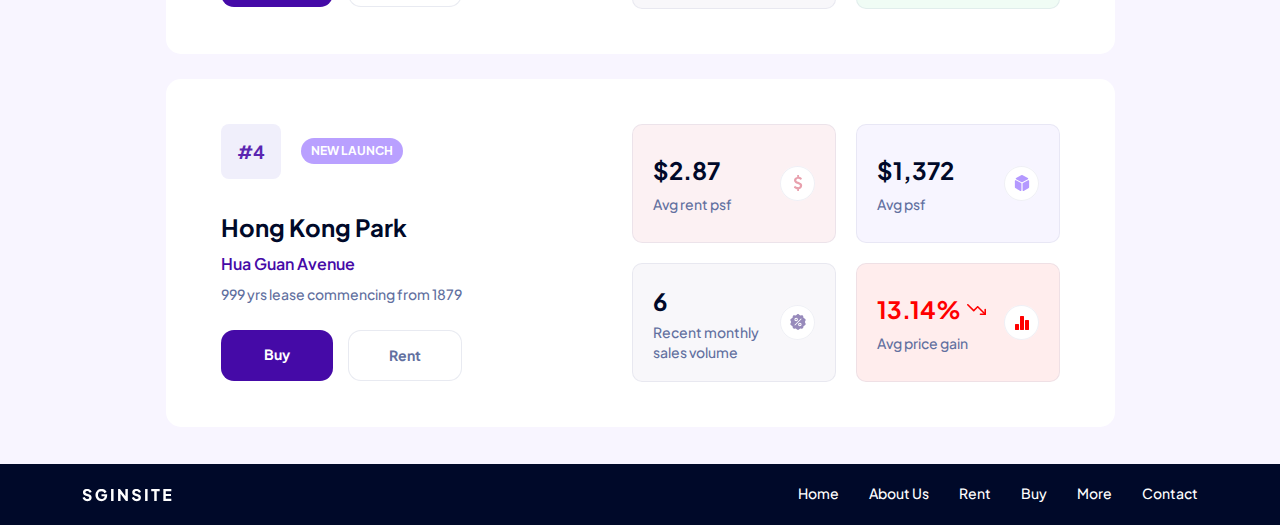
<file: pricing.html>
<!DOCTYPE html>
<html lang="en">
<head>
   <meta charset="UTF-8">
   <meta http-equiv="X-UA-Compatible" content="IE=edge">
   <meta name="viewport" content="width=device-width, initial-scale=1.0">
   <meta name="viewport" content="width=device-width, initial-scale=1, maximum-scale=1, user-scalable=no">
   <title>Sginsite - Pricing</title>
   <link rel="shortcut icon" href="assets/images/Sginsite.png" type="image/x-icon">
   <!-- Bootstrap Css -->
   <link rel="stylesheet" href="assets/css/bootstrap.min.css">
   <!-- Font-Awesome -->
   <link rel="stylesheet" href="assets/css/fontaswesome.min.css">
    <!-- bootstrap slider styles -->
    <link rel="stylesheet" href="assets/vendor/bootstrap-slider/bootstrap-slider.min.css"/>
   <!-- Nice Selector Style Css -->
   <link rel="stylesheet" href="assets/css/nice-select.css">
   <!-- Style Css -->
   <link rel="stylesheet" href="assets/css/style.css">
   <!-- Responsive Css -->
   <link rel="stylesheet" href="assets/css/responsive.css">
</head>
<body class="pricing-body">
   <!-- ===================================================================================
                                 Header Area Start 
   =====================================================================================-->
   <header>
      <div class="header-area">
         <div class="container">
            <div class="header-main">
               <div class="header-menu">
                  <div class="header-logo">
                     <a href="index.html"><img src="assets/images/logo.svg" alt="logo-img"/></a>
                  </div>
                  <div class="header-nav">
                     <nav>
                        <ul>
                           <li><a href="#">Home</a></li>
                           <div class="dropdown">
                              <button class="btn dropdown-toggle" type="button" data-bs-toggle="dropdown" aria-expanded="false">
                                Tools
                              </button>
                              <ul class="dropdown-menu">
                                <li><a class="dropdown-item" href="#">Tellus habitant</a></li>
                                <li><a class="dropdown-item" href="#">Congue purus</a></li>
                                <li><a class="dropdown-item" href="#">Orci massa nisi</a></li>
                                <li><a class="dropdown-item item_last_child" href="#">Semper praese</a></li>
                              </ul>
                           </div>
                           <li><a href="#">About Us</a></li>
                           <li><a href="#">Rent</a></li>
                           <li><a href="#">Buy</a></li>
                           <li><a href="#">More</a></li>
                           <li><a href="#" class="btn_1">Contact</a></li>
                        </ul>
                     </nav>
                  </div>
               </div>
               <div class="mobile-menu">
                  <div id="nav-icon" class="menu_icon">
                     <span></span>
                     <span></span>
                  </div>
               </div>
            </div>
         </div>
         <div class="mobile_menu">
            <a href="#" id="menu_close"><img src="assets/images/times.png" alt=""></a>
            <div class="menu_blank"></div>
            <ul>
                <li><p>Menu</p></li>
                <li><a href="#">Home</a></li>
                <div class="dropdown">
                  <button class="btn dropdown-toggle" type="button" data-bs-toggle="dropdown" aria-expanded="false">
                    Tools
                  </button>
                  <ul class="dropdown-menu">
                    <li><a class="dropdown-item" href="#">Tellus habitant</a></li>
                    <li><a class="dropdown-item" href="#">Congue purus</a></li>
                    <li><a class="dropdown-item" href="#">Orci massa nisi</a></li>
                    <li><a class="dropdown-item item_last_child" href="#">Semper praese</a></li>
                  </ul>
               </div>
                <li><a href="#">About Us</a></li>
                <li><a href="#">Rent</a></li>
                <li><a href="#">Buy</a></li>
                <li><a href="#">More</a></li> 
             </ul> 
             <div class="menu_btn">
                <a href="#" class="btn_1">Contact</a>
             </div>
         </div>
         <div class="mobile_overlay"></div>
      </div>
   </header>
   <!-- ===================================================================================
                                 Header Area End 
   =====================================================================================-->

   <!-- ===================================================================================
                                 Pricing Banner Area Start 
   =====================================================================================-->
   <section class="pricing-banner-section">
      <div class="container">
         <div class="pricing-banner-heading">
            <h1 class="heading_1">Top 10 by price gain</h1>
         </div>
      </div>
   </section>
   <!-- ===================================================================================
                                 Pricing Banner Area End 
   =====================================================================================-->

   <!-- ===================================================================================
                                Pricing Form Area Start
   =====================================================================================-->
      <section class="Pricing_form_area">
         <div class="container">
            <div class="pricing_form_main">
               <div class="pricing_filter_content">
                  <div class="pricing_filter_itme" data-bs-toggle="offcanvas" data-bs-target="#filteroffcanvas" aria-controls="offcanvasResponsive">
                     <p class="text_14">Filters</p>
                    <img src="assets/images/filter.png" alt="filter-icon">
                  </div>
                  <div class="pricing_filter_itme" data-bs-toggle="offcanvas" data-bs-target="#sortoffcanvas" aria-controls="offcanvasResponsive">
                     <p class="text_14">Sort</p>
                     <img src="assets/images/sort.png" alt="short-img">
                  </div>
               </div>

               <div class="pricing_form_content">
                  <div class="pricing_form_left">
                    
                        <div class="select-item">
                           <select class="form-select" aria-label="Large select example" >
                               <option data-display="Avg psf"></option>
                               <option value="$3,000">$3,000</option>
                               <option value="$6,000">$6,000</option>
                               <option value="$9,000">$9,000</option>
                           </select>
                       </div>
                        <div class="select-item">
                           <select class="form-select" aria-label="Large select example" >
                               <option data-display="Avg rent psf"></option>
                               <option value="$3,000">$3,000</option>
                               <option value="$6,000">$6,000</option>
                               <option value="$9,000">$9,000</option>
                           </select>
                       </div>
                        <div class="select-item">
                           <select class="form-select" aria-label="Large select example" >
                               <option data-display="Avg price gain"></option>
                               <option value="$3,000">$3,000</option>
                               <option value="$6,000">$6,000</option>
                               <option value="$9,000">$9,000</option>
                           </select>
                       </div>
                     <!-- <div class="select_menu">
                        <div onclick="myfunction()" class="select_btn" >
                           <span class="sBtn_text">Distance</span>
                           <i class="fa-solid fa-angle-down"></i>
                        </div>
                        <ul class="options" id="mydropdown">
                           <li class="slider-range Distance_range">
                              <input id="ex24" type="text" data-slider-step="1" data-slider-ticks-snap-bounds="200" data-slider-ticks-tooltip="true" data-slider-max="1000"  data-slider-value="200" /> <Span class="text_14">1K</Span>
                           </li>
                        </ul>
                     </div> -->

                     <div class="select_menu">
                        <div class="select_btn">
                           <span class="sBtn_text">Distance</span>
                           <i class="fa-solid fa-angle-down"></i>
                        </div>
                        <ul class="menu">
                           <li class="slider-range Distance_range">
                              <input id="ex24" type="text" data-slider-step="1" data-slider-ticks-snap-bounds="200" data-slider-ticks-tooltip="true" data-slider-max="1000"  data-slider-value="200" /> <Span class="text_14">1K</Span>
                           </li>
                        </ul>
                      </div>
                     
                     <div class="pricing_form_right mobile_pricing_form_right mobile_pricing_none">
                        <p class="text_14">Sort by</p>
                     <div class="select-item">
                        <select class="form-select" aria-label="Large select example" >
                            <option data-display="Avg psf"></option>
                            <option value="Avg psf">Avg psf</option>
                            <option value="Avg rent psf">Avg rent psf</option>
                            <option value="Avg price gain">Avg price gain</option>
                        </select>
                    </div>
                     </div>
                  </div>
                  <div class="pricing_form_right mobile_pricing_none">
                     <p class="text_14">Sort by</p>
                     <div class="select-item">
                        <select class="form-select" aria-label="Large select example" >
                            <option data-display="Avg psf"></option>
                            <option value="Avg psf">Avg psf</option>
                            <option value="Avg rent psf">Avg rent psf</option>
                            <option value="Avg price gain">Avg price gain</option>
                        </select>
                    </div>
                  </div>
               </div>
               



               <!-- off  -->
               <div class="d-sm-none">
                  <div class="offcanvas_main2">
                     <div class="offcanvas-sm offcanvas-bottom" tabindex="-1" id="filteroffcanvas" aria-labelledby="offcanvasResponsiveLabel">
                        <div class="offcanvas-header">
                          <h3 class="heading_3" id="offcanvasResponsiveLabel">Filters</h3>
                          <button type="button" class="btn-close" data-bs-dismiss="offcanvas" data-bs-target="#filteroffcanvas" aria-label="Close"></button>
                        </div>
                        <div class="offcanvas-body">
                           <div class="mobile_filter_content">
                              <ul>
                                 <p class="pera_text">Avg psf</p>
                                 <li>
                                    <input type="radio" id="Avg_id1" name="Avg_psf_price" value="$3,000">
                                    <label for="Avg_id1">$3,000</label>
                                 </li>
                                 <li>
                                    <input type="radio" id="Avg_id2" name="Avg_psf_price" value="$6,000">
                                    <label for="Avg_id2">$6,000</label>
                                 </li>
                                 <li>
                                    <input type="radio" id="Avg_id3" name="Avg_psf_price" value="$6,000">
                                    <label for="Avg_id3">$9,000</label>
                                 </li>
                              </ul>
                              <ul>
                                 <p class="pera_text">Avg rent psf</p>
                                 <li>
                                    <input type="radio" id="Avg_rent1" name="Avg_rent" value="$3,000">
                                    <label for="Avg_rent1">$3,000</label>
                                 </li>
                                 <li>
                                    <input type="radio" id="Avg_rent2" name="Avg_rent" value="$6,000">
                                    <label for="Avg_rent2">$6,000</label>
                                 </li>
                                 <li>
                                    <input type="radio" id="Avg_rent3" name="Avg_rent" value="$6,000">
                                    <label for="Avg_rent3">$9,000</label>
                                 </li>
                              </ul>
                              <ul>
                                 <p class="pera_text">Avg price gain</p>
                                 <li>
                                    <input type="radio" id="Avg_price_gain1" name="Avg_price_gain" value="$3,000">
                                    <label for="Avg_price_gain1">$3,000</label>
                                 </li>
                                 <li>
                                    <input type="radio" id="Avg_price_gain2" name="Avg_price_gain" value="$6,000">
                                    <label for="Avg_price_gain2">$6,000</label>
                                 </li>
                                 <li>
                                    <input type="radio" id="Avg_price_gain3" name="Avg_price_gain" value="$6,000">
                                    <label for="Avg_price_gain3">$9,000</label>
                                 </li>
                              </ul>
                             
                              
                              <ul class="mobile_distance_range">
                                 <p class="pera_text">Distance</p>
                                 <li class="slider-range Distance_range">
                                    <input id="ex25" type="text" data-slider-step="1" data-slider-ticks-snap-bounds="200" data-slider-ticks-tooltip="true" data-slider-max="1000"  data-slider-value="200" /> <Span class="text_14">1K</Span>
                                 </li>
                              </ul>
                             
   
                              <div class="range_btn_area">
                                 <a href="#" class="btn_1">Save Changes</a>
                                 <a type="button" class="btn_1 transparent_btn" data-bs-dismiss="offcanvas" data-bs-target="#filteroffcanvas">Clear Filters</a>
                              </div>
                           </div>
                        </div>
                      </div>
                  </div>
               </div>
              
               <!-- off  -->
               <!-- off  -->
               <div class="d-sm-none">
                  <div class="occanvas_parent_class">
                     <div class="offcanvas_main3">
                        <div class="offcanvas-sm offcanvas-bottom" tabindex="-1" id="sortoffcanvas" aria-labelledby="offcanvasResponsiveLabel">
                           <div class="offcanvas-header">
                             <h3 class="heading_3" id="offcanvasResponsiveLabel">Sort</h3>
                             <button type="button" class="btn-close" data-bs-dismiss="offcanvas" data-bs-target="#sortoffcanvas" aria-label="Close"></button>
                           </div>
                           <div class="offcanvas-body">
                              <div class="mobile_filter_content">
                                 <ul class="fliter_item_pt">
                                    <li>
                                       <input type="radio" id="Avg_sort1" name="Avg_sort" value="Avg psf">
                                       <label for="Avg_sort1">Avg psf</label>
                                    </li>
                                    <li>
                                       <input type="radio" id="Avg_sort2" name="Avg_sort" value="Avg rent psf">
                                       <label for="Avg_sort2">Avg rent psf</label>
                                    </li>
                                    <li>
                                       <input type="radio" id="Avg_sort3" name="Avg_sort" value="Avg price gain">
                                       <label for="Avg_sort3">Avg price gain</label>
                                    </li>
                                 </ul>
                              </div>
                           </div>
                         </div>
                     </div> 
                  </div>
               </div>
               <!-- off  -->

                <a id="new_search" class="btn btn-primary" data-bs-toggle="offcanvas" href="#offcanvasExample" role="button" aria-controls="offcanvasExample">
                  Link with href
                </a>
                <input type="input" data-bs-toggle="offcanvas" data-bs-target="#offcanvasExample" aria-controls="offcanvasExample">
                  Button with data-bs-target
                </input>

                <div class="offcanvas offcanvas-start" tabindex="-1" id="offcanvasExample" aria-labelledby="offcanvasExampleLabel">
                  <div class="offcanvas-body">
                       <div class="search_box_tab_search">
                        <div class="search_two_content">
                            <div class="search_box_area search_box_area22 ">
                                 <button type="button" class="btn-close text-reset" data-bs-dismiss="offcanvas" aria-label="Close"></button>
                                <input type="search" name="" class="" id="condo_search" placeholder="Search a condo" >
                            </div>
                        </div>
                    </div>
                  </div>
                </div>

            </div>
         </div>
      </section>
   <!-- ===================================================================================
                                 Pricing Form Area End 
   =====================================================================================-->

   <!-- ===================================================================================
                                 Pricing Area Start 
   =====================================================================================-->
   <section class="pricing-section">
      <div class="container">
         <div class="pricing-main">
            <p class="pera_text">showing 42 results</p>
            <!-- Pricing Single -->
            <div class="pricing-single">
               <div class="mobile-batch">
                  <img src="assets/images/pricing/resale.png" alt="batch">
                  <p class="resale">Resale</p>
               </div>
               <div class="pricing-single-left">
                  <div class="pricing-text-id-group">
                     <div class="id-area">
                        <h4 class="number-id">#1</h4>
                        <p class="resale">Resale</p>
                     </div>
                     <div class="pricing-text-group">
                        <h3 class="heading_3">Hong Kong Park</h3>
                        <h5>Hua Guan Avenue</h5>
                        <p>999 yrs lease commencing from 1879</p>
                     </div>
                  </div>
                  <div class="pricing-buttons">
                     <a href="#" class="btn_4">Buy</a>
                     <a href="#" class="btn_5">Rent</a>
                  </div>
               </div>
               <div class="pricing-single-right">
                  <div class="pricing-single-grid orange">
                     <div class="grid-price">
                        <h3 class="heading_3">$2.87</h3>
                        <p>Avg rent psf</p>
                     </div>
                     <img src="assets/images/pricing/pricing_1.svg" alt="icon">
                  </div>
                  <div class="pricing-single-grid purple">
                     <div class="grid-price">
                        <h3 class="heading_3">$1,372</h3>
                        <p>Avg psf</p>
                     </div>
                     <img src="assets/images/pricing/pricing_2.svg" alt="icon">
                  </div>
                  <div class="pricing-single-grid pricing-single-grid-2 gray">
                     <div class="grid-price">
                        <h3 class="heading_3">6</h3>
                        <p>Recent monthly sales volume</p>
                     </div>
                     <img src="assets/images/pricing/pricing_3.svg" alt="icon">
                  </div>
                  <div class="pricing-single-grid green">
                     <div class="grid-price">
                        <div class="heading-3-group">
                           <h3 class="heading_3">13.14%</h3>
                           <img src="assets/images/pricing/trend-green.svg" alt="trend">
                        </div>
                        <p>Avg price gain</p>
                     </div>
                     <img src="assets/images/pricing/pricing_4.svg" alt="icon">
                  </div>
               </div>
               <div class="pricing-buttons pricing-buttons-2">
                  <a href="#" class="btn_4">Buy</a>
                  <a href="#" class="btn_5">Rent</a>
               </div>
            </div>
            <!-- Pricing Single -->
            <div class="pricing-single new-pricing-single">
               <div class="mobile-batch">
                  <img src="assets/images/pricing/resale-new.png" alt="batch">
                  <p class="resale">New Launch</p>
               </div>
               <div class="pricing-single-left">
                  <div class="pricing-text-id-group">
                     <div class="id-area">
                        <h4 class="number-id">#2</h4>
                        <p class="resale new-launch">New Launch</p>
                     </div>
                     <div class="pricing-text-group">
                        <h3 class="heading_3">Hong Kong Park</h3>
                        <h5>Hua Guan Avenue</h5>
                        <p>999 yrs lease commencing from 1879</p>
                     </div>
                  </div>
                  <div class="pricing-buttons">
                     <a href="#" class="btn_4">Buy</a>
                     <a href="#" class="btn_5">Rent</a>
                  </div>
               </div>
               <div class="pricing-single-right">
                  <div class="pricing-single-grid orange">
                     <div class="grid-price">
                        <h3 class="heading_3">$2.87</h3>
                        <p>Avg rent psf</p>
                     </div>
                     <img src="assets/images/pricing/pricing_1.svg" alt="icon">
                  </div>
                  <div class="pricing-single-grid purple">
                     <div class="grid-price">
                        <h3 class="heading_3">$1,372</h3>
                        <p>Avg psf</p>
                     </div>
                     <img src="assets/images/pricing/pricing_2.svg" alt="icon">
                  </div>
                  <div class="pricing-single-grid pricing-single-grid-2 gray">
                     <div class="grid-price">
                        <h3 class="heading_3">6</h3>
                        <p>Recent monthly sales volume</p>
                     </div>
                     <img src="assets/images/pricing/pricing_3.svg" alt="icon">
                  </div>
                  <div class="pricing-single-grid red">
                     <div class="grid-price">
                        <div class="heading-3-group">
                           <h3 class="heading_3">13.14%</h3>
                           <img src="assets/images/pricing/trend-red.svg" alt="trend">
                        </div>
                        <p>Avg price gain</p>
                     </div>
                     <img src="assets/images/pricing/pricing_5.svg" alt="icon">
                  </div>
               </div>
               <div class="pricing-buttons pricing-buttons-2">
                  <a href="#" class="btn_4">Buy</a>
                  <a href="#" class="btn_5">Rent</a>
               </div>
            </div>
            <!-- Pricing Single -->
            <div class="pricing-single">
               <div class="mobile-batch">
                  <img src="assets/images/pricing/resale.png" alt="batch">
                  <p class="resale">Resale</p>
               </div>
               <div class="pricing-single-left">
                  <div class="pricing-text-id-group">
                     <div class="id-area">
                        <h4 class="number-id">#3</h4>
                        <p class="resale">Resale</p>
                     </div>
                     <div class="pricing-text-group">
                        <h3 class="heading_3">Hong Kong Park</h3>
                        <h5>Hua Guan Avenue</h5>
                        <p>999 yrs lease commencing from 1879</p>
                     </div>
                  </div>
                  <div class="pricing-buttons">
                     <a href="#" class="btn_4">Buy</a>
                     <a href="#" class="btn_5">Rent</a>
                  </div>
               </div>
               <div class="pricing-single-right">
                  <div class="pricing-single-grid orange">
                     <div class="grid-price">
                        <h3 class="heading_3">$2.87</h3>
                        <p>Avg rent psf</p>
                     </div>
                     <img src="assets/images/pricing/pricing_1.svg" alt="icon">
                  </div>
                  <div class="pricing-single-grid purple">
                     <div class="grid-price">
                        <h3 class="heading_3">$1,372</h3>
                        <p>Avg psf</p>
                     </div>
                     <img src="assets/images/pricing/pricing_2.svg" alt="icon">
                  </div>
                  <div class="pricing-single-grid pricing-single-grid-2 gray">
                     <div class="grid-price">
                        <h3 class="heading_3">6</h3>
                        <p>Recent monthly sales volume</p>
                     </div>
                     <img src="assets/images/pricing/pricing_3.svg" alt="icon">
                  </div>
                  <div class="pricing-single-grid green">
                     <div class="grid-price">
                        <div class="heading-3-group">
                           <h3 class="heading_3">13.14%</h3>
                           <img src="assets/images/pricing/trend-green.svg" alt="trend">
                        </div>
                        <p>Avg price gain</p>
                     </div>
                     <img src="assets/images/pricing/pricing_4.svg" alt="icon">
                  </div>
               </div>
               <div class="pricing-buttons pricing-buttons-2">
                  <a href="#" class="btn_4">Buy</a>
                  <a href="#" class="btn_5">Rent</a>
               </div>
            </div>
            <!-- Pricing Single -->
            <div class="pricing-single new-pricing-single">
               <div class="mobile-batch">
                  <img src="assets/images/pricing/resale-new.png" alt="batch">
                  <p class="resale">New Launch</p>
               </div>
               <div class="pricing-single-left">
                  <div class="pricing-text-id-group">
                     <div class="id-area">
                        <h4 class="number-id">#4</h4>
                        <p class="resale new-launch">New Launch</p>
                     </div>
                     <div class="pricing-text-group">
                        <h3 class="heading_3">Hong Kong Park</h3>
                        <h5>Hua Guan Avenue</h5>
                        <p>999 yrs lease commencing from 1879</p>
                     </div>
                  </div>
                  <div class="pricing-buttons">
                     <a href="#" class="btn_4">Buy</a>
                     <a href="#" class="btn_5">Rent</a>
                  </div>
               </div>
               <div class="pricing-single-right">
                  <div class="pricing-single-grid orange">
                     <div class="grid-price">
                        <h3 class="heading_3">$2.87</h3>
                        <p>Avg rent psf</p>
                     </div>
                     <img src="assets/images/pricing/pricing_1.svg" alt="icon">
                  </div>
                  <div class="pricing-single-grid purple">
                     <div class="grid-price">
                        <h3 class="heading_3">$1,372</h3>
                        <p>Avg psf</p>
                     </div>
                     <img src="assets/images/pricing/pricing_2.svg" alt="icon">
                  </div>
                  <div class="pricing-single-grid pricing-single-grid-2 gray">
                     <div class="grid-price">
                        <h3 class="heading_3">6</h3>
                        <p>Recent monthly sales volume</p>
                     </div>
                     <img src="assets/images/pricing/pricing_3.svg" alt="icon">
                  </div>
                  <div class="pricing-single-grid red">
                     <div class="grid-price">
                        <div class="heading-3-group">
                           <h3 class="heading_3">13.14%</h3>
                           <img src="assets/images/pricing/trend-red.svg" alt="trend">
                        </div>
                        <p>Avg price gain</p>
                     </div>
                     <img src="assets/images/pricing/pricing_5.svg" alt="icon">
                  </div>
               </div>
               <div class="pricing-buttons pricing-buttons-2">
                  <a href="#" class="btn_4">Buy</a>
                  <a href="#" class="btn_5">Rent</a>
               </div>
            </div>
         </div>
      </div>
   </section>
   <!-- ===================================================================================
                                 Pricing Area End 
   =====================================================================================-->

   <!-- ===================================================================================
                                 Footer Area Start 
   =====================================================================================-->
   <footer class="Footer_area">
      <div class="container">
         <div class="Footer_content">
            <div class="Footer_logo">
               <a href="index.html"> <img src="assets/images/footer_logo.svg" alt="logo"></a>
            </div>
            <div class="Footer_link">
               <ul>
                  <li><a href="index.html">Home</a></li>
                  <li><a href="#">About Us</a></li>
                  <li><a href="#">Rent</a></li>
                  <li><a href="#">Buy</a></li>
                  <li><a href="#">More</a></li>
                  <li><a href="#">Contact</a></li>
               </ul>
            </div>
         </div>
      </div>
   </footer>
   <!-- ===================================================================================
                                 Footer Area End 
   =====================================================================================-->

   <!-- Js Files -->
   <script src="assets/js/jquery-3.6.1.min.js"></script>
   <script src="assets/js/bootstrap.bundle.min.js"></script>
   <!-- bootstrap slider scripts -->
   <script src="assets/vendor/bootstrap-slider/bootstrap-slider.min.js"></script>
   <script src="assets/js/jquery.nice-select.js"></script>

   <script src="assets/js/script.js"></script>
</body>
</html>
</file>
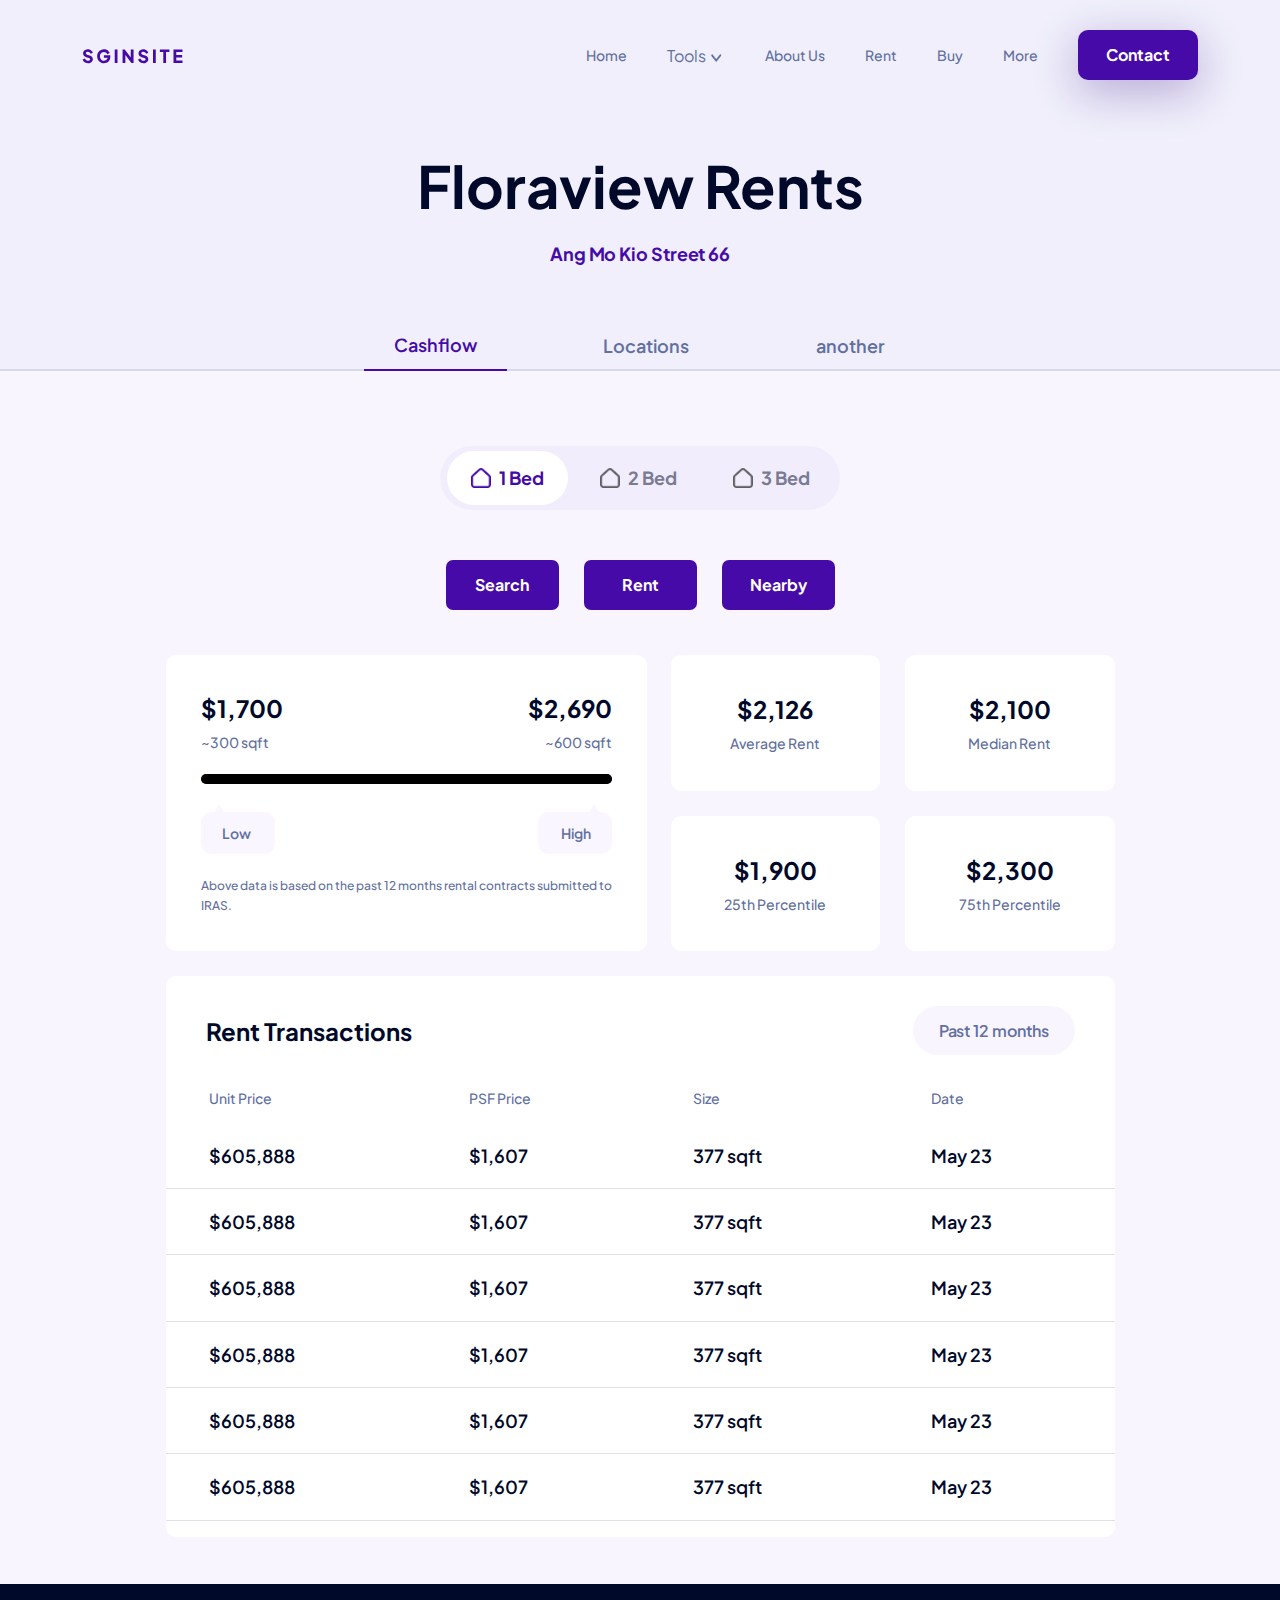
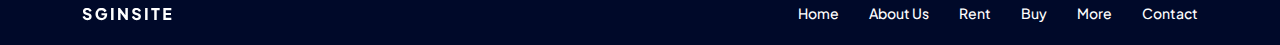
<file: rents.html>
<!DOCTYPE html>
<html lang="en">
<head>
   <meta charset="UTF-8">
   <meta http-equiv="X-UA-Compatible" content="IE=edge">
   <meta name="viewport" content="width=device-width, initial-scale=1.0">
   <meta name="viewport" content="width=device-width, initial-scale=1, maximum-scale=1, user-scalable=no">
   <title>Sginsite - Pricing</title>
   <link rel="shortcut icon" href="assets/images/Sginsite.png" type="image/x-icon">
   <!-- Bootstrap Css -->
   <link rel="stylesheet" href="assets/css/bootstrap.min.css">
   <!-- Font-Awesome -->
   <link rel="stylesheet" href="assets/css/fontaswesome.min.css">
   <!-- Style Css -->
   <link rel="stylesheet" href="assets/css/style.css">
   <!-- Responsive Css -->
   <link rel="stylesheet" href="assets/css/responsive.css">
</head>
<body class="pricing-body">
   <!-- ===================================================================================
                                 Header Area Start 
   =====================================================================================-->
   <header>
      <div class="header-area home_header">
         <div class="container">
            <div class="header-main">
               <div class="header-menu">
                  <div class="header-logo">
                     <a href="index.html"><img src="assets/images/logo.svg" alt="logo-img"/></a>
                  </div>
                  <div class="header-nav">
                     <nav>
                        <ul>
                           <li><a href="#">Home</a></li>
                           <div class="dropdown">
                              <button class="btn dropdown-toggle" type="button" data-bs-toggle="dropdown" aria-expanded="false">
                                Tools
                              </button>
                              <ul class="dropdown-menu">
                                <li><a class="dropdown-item" href="#">Tellus habitant</a></li>
                                <li><a class="dropdown-item" href="#">Congue purus</a></li>
                                <li><a class="dropdown-item" href="#">Orci massa nisi</a></li>
                                <li><a class="dropdown-item item_last_child" href="#">Semper praese</a></li>
                              </ul>
                           </div>
                           <li><a href="#">About Us</a></li>
                           <li><a href="#">Rent</a></li>
                           <li><a href="#">Buy</a></li>
                           <li><a href="#">More</a></li>
                           <li><a href="#" class="btn_1">Contact</a></li>
                        </ul>
                     </nav>
                  </div>
               </div>
               <div class="mobile-menu">
                  <div id="nav-icon" class="menu_icon">
                     <span></span>
                     <span></span>
                  </div>
               </div>
            </div>
         </div>
         <div class="mobile_menu">
            <a href="#" id="menu_close"><img src="assets/images/times.png" alt=""></a>
            <div class="menu_blank"></div>
            <ul>
                <li><p>Menu</p></li>
                <li><a href="#">Home</a></li>
                <div class="dropdown">
                  <button class="btn dropdown-toggle" type="button" data-bs-toggle="dropdown" aria-expanded="false">
                    Tools
                  </button>
                  <ul class="dropdown-menu">
                    <li><a class="dropdown-item" href="#">Tellus habitant</a></li>
                    <li><a class="dropdown-item" href="#">Congue purus</a></li>
                    <li><a class="dropdown-item" href="#">Orci massa nisi</a></li>
                    <li><a class="dropdown-item item_last_child" href="#">Semper praese</a></li>
                  </ul>
               </div>
                <li><a href="#">About Us</a></li>
                <li><a href="#">Rent</a></li>
                <li><a href="#">Buy</a></li>
                <li><a href="#">More</a></li> 
             </ul> 
             <div class="menu_btn">
                <a href="#" class="btn_1">Contact</a>
             </div>
         </div>
         <div class="mobile_overlay"></div>
      </div>
   </header>
   <!-- ===================================================================================
                                 Header Area End 
   =====================================================================================-->

   <!-- ===================================================================================
                                 Rent Banner Area Start 
   =====================================================================================-->
   <section class="rent-banner-section">
      <div class="container">
         <div class="rent-banner-heading">
            <h1 class="heading_1">Floraview Rents</h1>
            <p>Ang Mo Kio Street 66</p>
         </div>
      </div>
   </section>
   <!-- ===================================================================================
                                 Rent Banner Area End 
   =====================================================================================-->
   
   <section class="new_tab_main">
      <div class="container">
         <div class="new_tab_content">
            <ul class="nav nav-tabs" id="myTab" role="tablist">
               <li class="nav-item" role="presentation">
                  <button class="nav-link active text_18" id="Cashflow-tab" data-bs-toggle="tab" data-bs-target="#Cashflow" type="button" role="tab" aria-controls="Cashflow" aria-selected="true">Cashflow</button>
               </li>
               <li class="nav-item" role="presentation">
                  <button class="nav-link text_18" id="Locations-tab" data-bs-toggle="tab" data-bs-target="#Locations" type="button" role="tab" aria-controls="Locations" aria-selected="false">Locations</button>
               </li>
               <li class="nav-item" role="presentation">
                  <button class="nav-link text_18" id="another-tab" data-bs-toggle="tab" data-bs-target="#another" type="button" role="tab" aria-controls="another" aria-selected="false">another</button>
               </li>
            </ul>
            <div class="tab-content" id="myTabContent">

               <!-- Cashflow Tab Start -->
               <div class="tab-pane fade show active" id="Cashflow" role="tabpanel" aria-labelledby="Cashflow-tab">
                     <!-- ===================================================================================
                                 Rent Fixt Area Start 
                     =====================================================================================-->
                     <div class="rent_fixt_section" id="backtotop">
                        
                        <div class="rent_max_width">
                           <div class="fixt-content">
                              <h3 class="rent_heading">Floraview Rents</h3>
                              <div class="fixt-btn-area">
                                 <h4 class="btn-text">Prices</h4>
                                 <div class="tab-button-area">
                                    <a href="#" type="button"  class="tab-btn" data-bs-toggle="modal" data-bs-target="#Search_exampleModal" data-bs-whatever="@mdo">Search</a>
                                    <a href="#" class="tab-btn">Rent</a>
                                    <a href="#" class="tab-btn">Nearby</a>
                                 </div>
                              </div>
                           </div>
                        </div>
                        
                     </div>
                     <!-- ===================================================================================
                                                   Rent Fixt Area End 
                     =====================================================================================-->

                     <!-- ===================================================================================
                                                   Rent Tab Area Start 
                     =====================================================================================-->
                     <div>
                        <div class="rent-main">
                              <div class="rent-tab-area">
                                 <div class="home_tab">
                                    <ul class="nav nav-pills" id="pills-tab" role="tablist">
                                       <li class="nav-item" role="presentation">
                                       <button class="nav-link active" id="pills-home-tab" data-bs-toggle="pill" data-bs-target="#pills-home" type="button" role="tab" aria-controls="pills-home" aria-selected="true"><img src="assets/images/house.png" alt="icon">1 Bed</button>
                                       </li>
                                       <li class="nav-item" role="presentation">
                                       <button class="nav-link" id="pills-profile-tab" data-bs-toggle="pill" data-bs-target="#pills-profile" type="button" role="tab" aria-controls="pills-profile" aria-selected="false" tabindex="-1"><img src="assets/images/house.png" alt="">2 Bed</button>
                                       </li>
                                       <li class="nav-item" role="presentation">
                                       <button class="nav-link" id="pills-contact-tab" data-bs-toggle="pill" data-bs-target="#pills-contact" type="button" role="tab" aria-controls="pills-contact" aria-selected="false" tabindex="-1"><img src="assets/images/house.png" alt="">3 Bed</button>
                                       </li>
                                    </ul>
                                 </div>
                                 <div class="tab-content" id="pills-tabContent">
                                    <div class="tab-pane fade show active" id="pills-home" role="tabpanel" aria-labelledby="pills-home-tab">
                                       <div class="tab-button-area">
                                          <a href="#" type="button" class="tab-btn" data-bs-toggle="modal" data-bs-target="#Search_exampleModal" data-bs-whatever="@mdo">Search</a>
                                          <a href="#" class="tab-btn">Rent</a>
                                          <a href="#" class="tab-btn">Nearby</a>
                                       </div>
                                       <div class="first-content">
                                          <div class="tab-progress-area">
                                             <div class="preogress-price">
                                                <div class="progress-price-left">
                                                   <h3 class="heading_3">$1,700</h3>
                                                   <p>~300 sqft</p>
                                                </div>
                                                <div class="progress-price-right">
                                                   <h3 class="heading_3">$2,690</h3>
                                                   <p>~600 sqft</p>
                                                </div>
                                             </div>
                                             <div id="progress-bar-container">
                                                <div class="progress-bar-child progress"></div>
                                                <div class="progress-bar-child shrinker timelapse"></div>
                                             </div>
                                             <div class="low-high">
                                                <h5>Low</h5>
                                                <h5>High</h5>
                                             </div>
                                             <p class="p-text">Above data is based on the past 12 months rental contracts submitted to IRAS.</p>
                                          </div>
                                          <div class="tab-grid-area">
                                             <div class="tab-grid-single">
                                                <h3 class="heading_3">$2,126</h3>
                                                <p>Average Rent</p>
                                             </div>
                                             <div class="tab-grid-single">
                                                <h3 class="heading_3">$2,100</h3>
                                                <p>Median Rent</p>
                                             </div>
                                             <div class="tab-grid-single">
                                                <h3 class="heading_3">$1,900</h3>
                                                <p>25th Percentile</p>
                                             </div>
                                             <div class="tab-grid-single">
                                                <h3 class="heading_3">$2,300</h3>
                                                <p>75th Percentile</p>
                                             </div>
                                          </div>
                                       </div>
                                    </div>
                                    <div class="tab-pane fade" id="pills-profile" role="tabpanel" aria-labelledby="pills-profile-tab">
                                       <div class="tab-button-area">
                                          <a href="#" type="button" class="tab-btn" data-bs-toggle="modal" data-bs-target="#Search_exampleModal" data-bs-whatever="@mdo">Search</a>
                                          <a href="#" class="tab-btn">Rent</a>
                                          <a href="#" class="tab-btn">Nearby</a>
                                       </div>
                                       <div class="first-content">
                                          <div class="tab-progress-area">
                                             <div class="preogress-price">
                                                <div class="progress-price-left">
                                                   <h3 class="heading_3">$1,700</h3>
                                                   <p>~300 sqft</p>
                                                </div>
                                                <div class="progress-price-right">
                                                   <h3 class="heading_3">$2,690</h3>
                                                   <p>~600 sqft</p>
                                                </div>
                                             </div>
                                             <div id="progress-bar-container">
                                                <div class="progress-bar-child progress"></div>
                                                <div class="progress-bar-child shrinker timelapse"></div>
                                             </div>
                                             <div class="low-high">
                                                <h5>Low</h5>
                                                <h5>High</h5>
                                             </div>
                                             <p class="p-text">Above data is based on the past 12 months rental contracts submitted to IRAS.</p>
                                          </div>
                                          <div class="tab-grid-area">
                                             <div class="tab-grid-single">
                                                <h3 class="heading_3">$2,126</h3>
                                                <p>Average Rent</p>
                                             </div>
                                             <div class="tab-grid-single">
                                                <h3 class="heading_3">$2,100</h3>
                                                <p>Median Rent</p>
                                             </div>
                                             <div class="tab-grid-single">
                                                <h3 class="heading_3">$1,900</h3>
                                                <p>25th Percentile</p>
                                             </div>
                                             <div class="tab-grid-single">
                                                <h3 class="heading_3">$2,300</h3>
                                                <p>75th Percentile</p>
                                             </div>
                                          </div>
                                       </div>
                                    </div>
                                    <div class="tab-pane fade" id="pills-contact" role="tabpanel" aria-labelledby="pills-contact-tab">
                                       <div class="tab-button-area">
                                          <a href="#" type="button" class="tab-btn" data-bs-toggle="modal" data-bs-target="#Search_exampleModal" data-bs-whatever="@mdo">Search</a>
                                          <a href="#" class="tab-btn">Rent</a>
                                          <a href="#" class="tab-btn">Nearby</a>
                                       </div>
                                       <div class="first-content">
                                          <div class="tab-progress-area">
                                             <div class="preogress-price">
                                                <div class="progress-price-left">
                                                   <h3 class="heading_3">$1,700</h3>
                                                   <p>~300 sqft</p>
                                                </div>
                                                <div class="progress-price-right">
                                                   <h3 class="heading_3">$2,690</h3>
                                                   <p>~600 sqft</p>
                                                </div>
                                             </div>
                                             <div id="progress-bar-container">
                                                <div class="progress-bar-child progress"></div>
                                                <div class="progress-bar-child shrinker timelapse"></div>
                                             </div>
                                             <div class="low-high">
                                                <h5>Low</h5>
                                                <h5>High</h5>
                                             </div>
                                             <p class="p-text">Above data is based on the past 12 months rental contracts submitted to IRAS.</p>
                                          </div>
                                          <div class="tab-grid-area">
                                             <div class="tab-grid-single">
                                                <h3 class="heading_3">$2,126</h3>
                                                <p>Average Rent</p>
                                             </div>
                                             <div class="tab-grid-single">
                                                <h3 class="heading_3">$2,100</h3>
                                                <p>Median Rent</p>
                                             </div>
                                             <div class="tab-grid-single">
                                                <h3 class="heading_3">$1,900</h3>
                                                <p>25th Percentile</p>
                                             </div>
                                             <div class="tab-grid-single">
                                                <h3 class="heading_3">$2,300</h3>
                                                <p>75th Percentile</p>
                                             </div>
                                          </div>
                                       </div>
                                    </div>
                                 </div>
                              </div>
                        </div>
                     </div>
                     <!-- ===================================================================================
                                                   Rent Tab Area End 
                     =====================================================================================-->

                        <!-- ===================================================================================
                                                   Rent Table Area Start 
                     =====================================================================================-->
                     <div>
                        <div class="rent-main rent-main2">
                           <div class="rent-tab-area">
                              <div class="Pricing_common_table">
                                 <div class="table-responsive">
                                    <div class="pricing_table_title">
                                       <h3 class="heading_3">Rent Transactions</h3>
                                       <a href="#" class="table_btn">Past 12 months</a>
                                    </div>
                                    <table class="table">
                                       <thead>
                                          <tr>
                                             <th>Unit Price</th>
                                             <th>PSF Price</th>
                                             <th>Size</th>
                                             <th>Date</th>
                                          </tr>
                                       </thead>
                                       <tbody>  
                                          <tr>
                                             <td>$605,888</td>
                                             <td>$1,607</td>
                                             <td>377 sqft</td>
                                             <td>May 23</td>
                                          </tr>         
                                          <tr>
                                             <td>$605,888</td>
                                             <td>$1,607</td>
                                             <td>377 sqft</td>
                                             <td>May 23</td>
                                          </tr>         
                                          <tr>
                                             <td>$605,888</td>
                                             <td>$1,607</td>
                                             <td>377 sqft</td>
                                             <td>May 23</td>
                                          </tr>         
                                          <tr>
                                             <td>$605,888</td>
                                             <td>$1,607</td>
                                             <td>377 sqft</td>
                                             <td>May 23</td>
                                          </tr>         
                                          <tr>
                                             <td>$605,888</td>
                                             <td>$1,607</td>
                                             <td>377 sqft</td>
                                             <td>May 23</td>
                                          </tr>         
                                          <tr>
                                             <td>$605,888</td>
                                             <td>$1,607</td>
                                             <td>377 sqft</td>
                                             <td>May 23</td>
                                          </tr>         
                                       </tbody>
                                    </table>
                                 </div>
                              </div>
                           </div>
                        </div>
                     </div>
                     <!-- ===================================================================================
                                                   Rent Table Area End 
                     =====================================================================================-->  
               </div>
               <!-- Cashflow Tab End -->

               <!-- Location Tab Start -->
               <div class="tab-pane fade" id="Locations" role="tabpanel" aria-labelledby="Locations-tab">
                  <div class="maps_box">
                     <img src="assets/images/amn/map.png" alt="">
                     <div class="maps_control_btn">
                         <button><i class="fa-solid fa-location-dot"></i> &nbsp; Open Google Maps</button>
                     </div>
                     <div class="google_zoom">
                         <div class="lock_icon">
                             <a href="#"><i class="fa-solid fa-location-arrow"></i></a>
                         </div>
                         <ul class="zoom_btn">
                             <li><a href="#"><i class="fa-solid fa-plus"></i></a></li>
                             <li><a href="#"><i class="fa-solid fa-minus"></i></a></li>
                         </ul>
                     </div>
                     <div class="inbox_loc">
                         <a href="#"><img src="assets/images/amn/inbox.png" alt=""></a>
                     </div>
                 </div>
               </div>
               <!-- Location Tab End -->

               <!-- Anoter Tab Start -->
               <div class="tab-pane fade" id="another" role="tabpanel" aria-labelledby="another-tab">
                  <div class="another_content">
                     <p>Lorem ipsum dolor sit amet consectetur, adipisicing elit. Dolorum reprehenderit repellendus iusto saepe totam obcaecati aliquid! Enim, laborum! Aut molestiae porro hic, esse architecto a sapiente sed dolor nisi aliquam consectetur consequuntur ad odio repudiandae animi velit officiis reprehenderit non laudantium qui expedita voluptatum? Numquam doloribus aspernatur voluptates autem, consectetur perspiciatis non vel repellendus in debitis ad nemo. Velit sapiente ad amet sed repellat, dolores est cupiditate ea? Porro facilis fuga impedit amet excepturi, odio fugiat repellendus necessitatibus dolore, molestias itaque dolorum culpa consequuntur veritatis inventore distinctio placeat! Labore corrupti repudiandae quod soluta adipisci animi voluptates delectus fugit accusantium dolor!</p>
                  </div>
               </div>
               <!-- Anoter Tab End -->
            </div>
         </div>
      </div>
   </section>
  

    
    
       <!-- ===================================================================================
                                 Footer Area Start 
   =====================================================================================-->
   <footer class="Footer_area">
      <div class="container">
         <div class="Footer_content">
            <div class="Footer_logo">
               <a href="index.html"> <img src="assets/images/footer_logo.svg" alt="logo"></a>
            </div>
            <div class="Footer_link">
               <ul>
                  <li><a href="index.html">Home</a></li>
                  <li><a href="#">About Us</a></li>
                  <li><a href="#">Rent</a></li>
                  <li><a href="#">Buy</a></li>
                  <li><a href="#">More</a></li>
                  <li><a href="#">Contact</a></li>
               </ul>
            </div>
         </div>
      </div>
   </footer>
   <!-- ===================================================================================
                                 Footer Area End 
   =====================================================================================-->

    <!-- ===================================================================================
                                 Modal Area Start 
   =====================================================================================-->

   <div class="modal fade" id="Search_exampleModal" tabindex="-1" aria-labelledby="exampleModalLabel" aria-hidden="true">
      <div class="modal-dialog">
         <div class="modal-content">
            <div class="modal-body">
            <form>
               <div class="mb-3 mt-3">
                  <input type="search" class="form-control" id="search_input" placeholder="Search">
               </div>
            </form>
            </div>
         </div>
      </div>
   </div>
   <!-- ===================================================================================
                                 Modal Area End 
   =====================================================================================-->
   
   <!-- Js Files -->
   <script src="assets/js/jquery-3.6.1.min.js"></script>
   <script src="assets/js/bootstrap.bundle.min.js"></script>
   <script src="assets/js/script.js"></script>
</body>
</html>
</file>
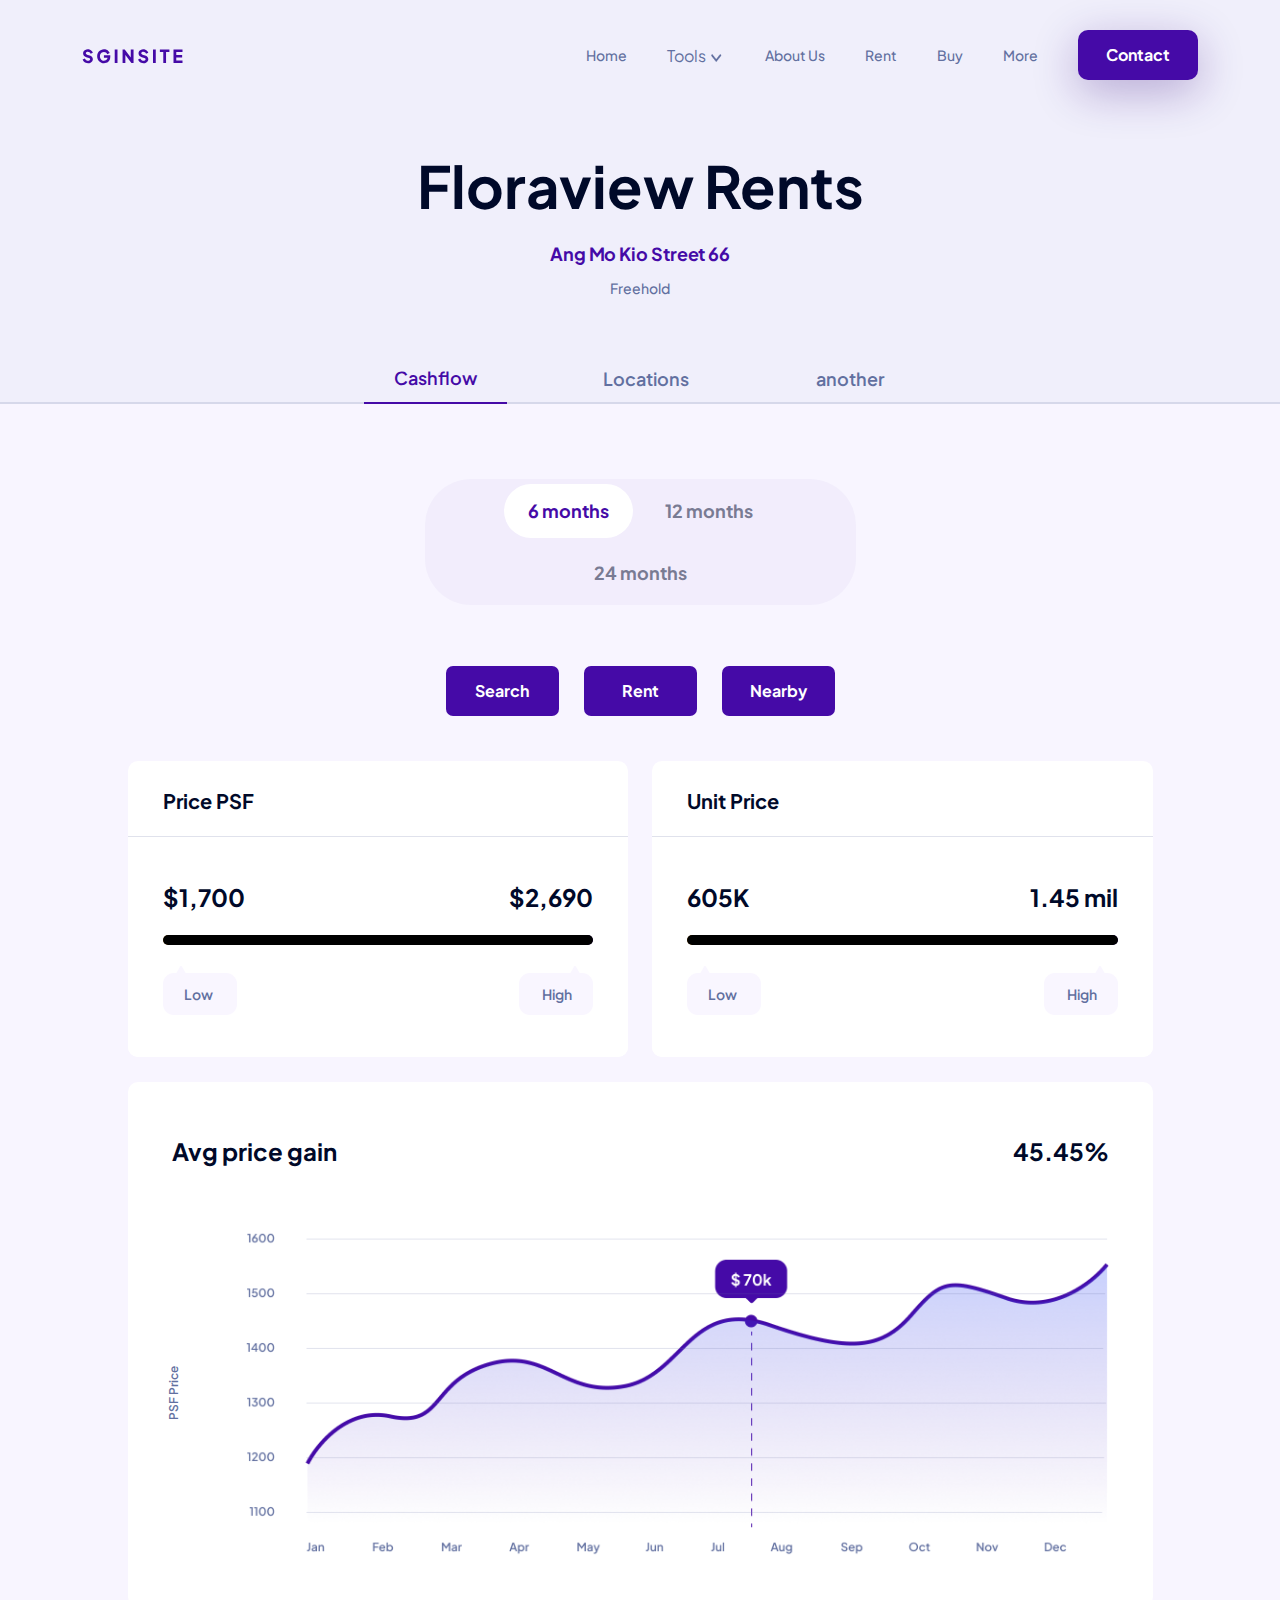
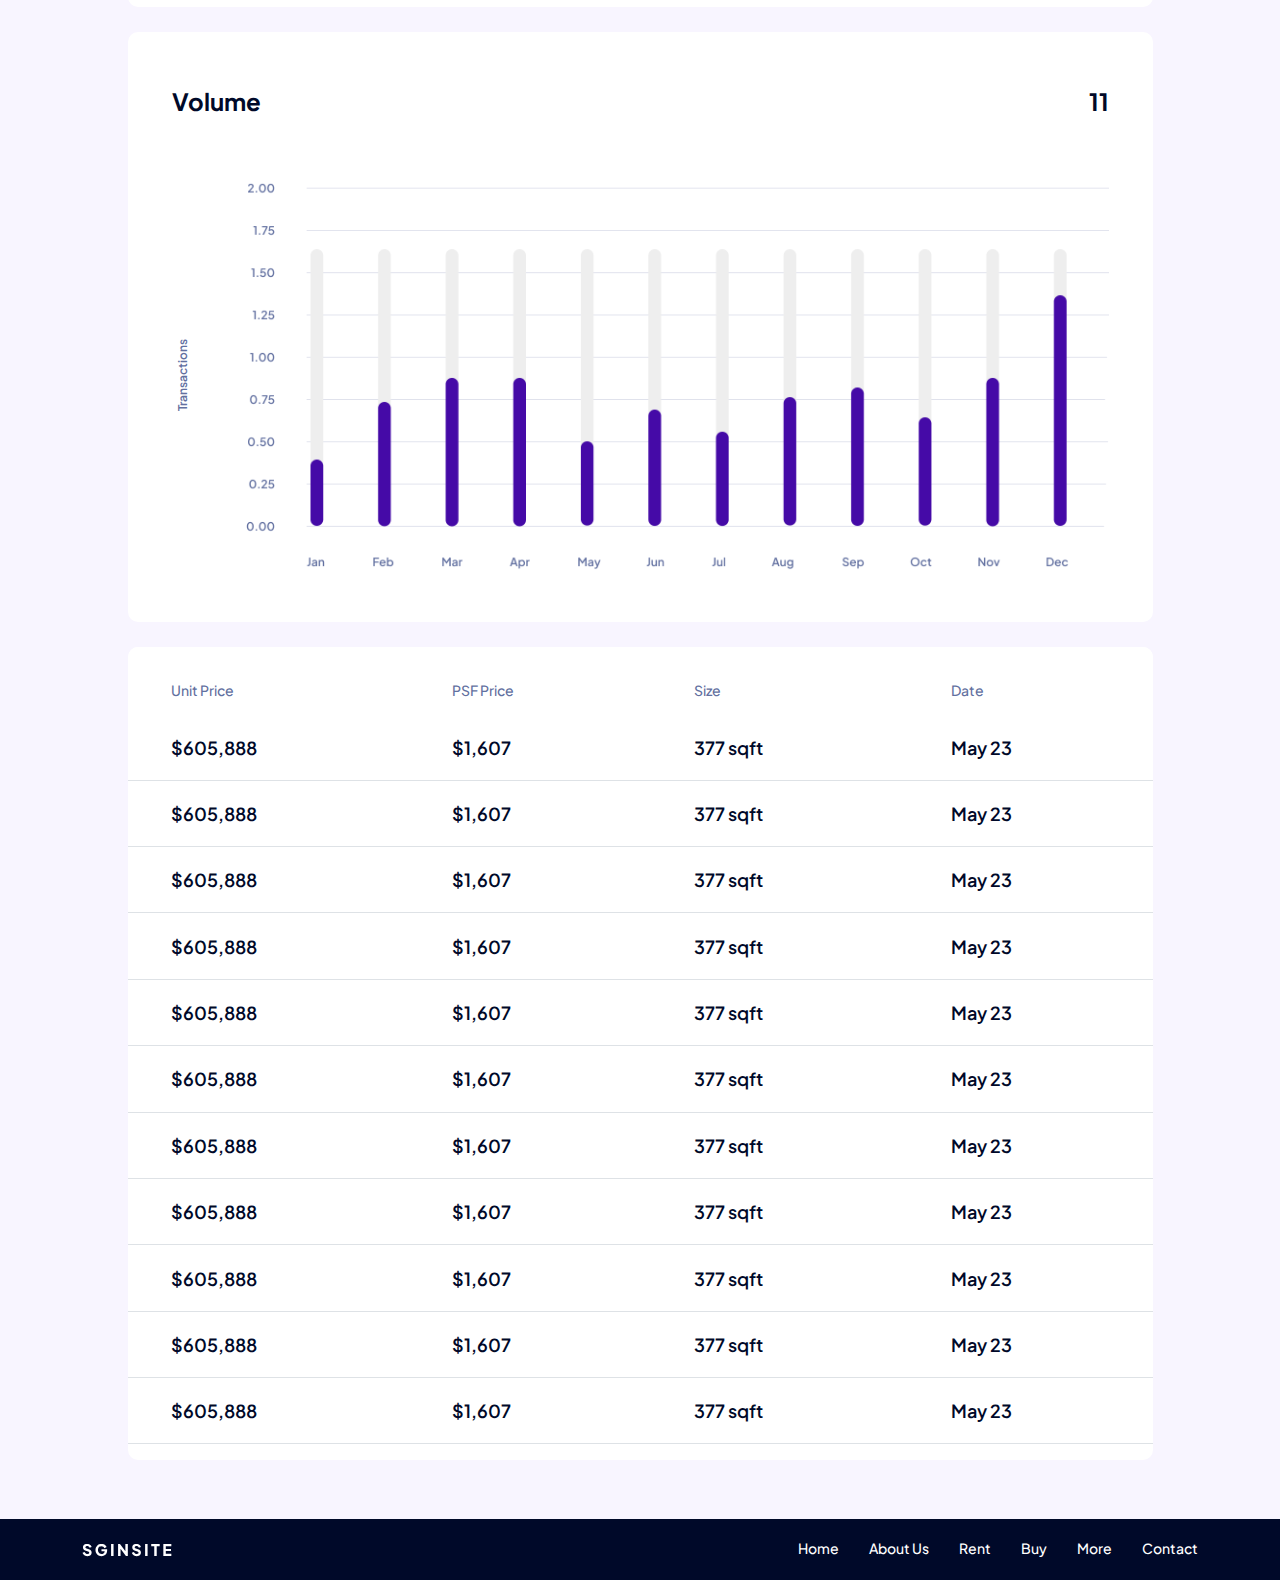
<file: rents2.html>
<!DOCTYPE html>
<html lang="en">
<head>
   <meta charset="UTF-8">
   <meta http-equiv="X-UA-Compatible" content="IE=edge">
   <meta name="viewport" content="width=device-width, initial-scale=1.0">
   <meta name="viewport" content="width=device-width, initial-scale=1, maximum-scale=1, user-scalable=no">
   <title>Sginsite - Pricing</title>
   <link rel="shortcut icon" href="assets/images/Sginsite.png" type="image/x-icon">
   <!-- Bootstrap Css -->
   <link rel="stylesheet" href="assets/css/bootstrap.min.css">
   <!-- Font-Awesome -->
   <link rel="stylesheet" href="assets/css/fontaswesome.min.css">
   <!-- Style Css -->
   <link rel="stylesheet" href="assets/css/style.css">
   <!-- Responsive Css -->
   <link rel="stylesheet" href="assets/css/responsive.css">
</head>
<body class="pricing-body">
   <!-- ===================================================================================
                                 Header Area Start 
   =====================================================================================-->
   <header>
      <div class="header-area home_header">
         <div class="container">
            <div class="header-main">
               <div class="header-menu">
                  <div class="header-logo">
                     <a href="index.html"><img src="assets/images/logo.svg" alt="logo-img"/></a>
                  </div>
                  <div class="header-nav">
                     <nav>
                        <ul>
                           <li><a href="#">Home</a></li>
                           <div class="dropdown">
                              <button class="btn dropdown-toggle" type="button" data-bs-toggle="dropdown" aria-expanded="false">
                                Tools
                              </button>
                              <ul class="dropdown-menu">
                                <li><a class="dropdown-item" href="#">Tellus habitant</a></li>
                                <li><a class="dropdown-item" href="#">Congue purus</a></li>
                                <li><a class="dropdown-item" href="#">Orci massa nisi</a></li>
                                <li><a class="dropdown-item item_last_child" href="#">Semper praese</a></li>
                              </ul>
                           </div>
                           <li><a href="#">About Us</a></li>
                           <li><a href="#">Rent</a></li>
                           <li><a href="#">Buy</a></li>
                           <li><a href="#">More</a></li>
                           <li><a href="#" class="btn_1">Contact</a></li>
                        </ul>
                     </nav>
                  </div>
               </div>
               <div class="mobile-menu">
                  <div id="nav-icon" class="menu_icon">
                     <span></span>
                     <span></span>
                  </div>
               </div>
            </div>
         </div>
         <div class="mobile_menu">
            <a href="#" id="menu_close"><img src="assets/images/times.png" alt=""></a>
            <div class="menu_blank"></div>
            <ul>
                <li><p>Menu</p></li>
                <li><a href="#">Home</a></li>
                <div class="dropdown">
                  <button class="btn dropdown-toggle" type="button" data-bs-toggle="dropdown" aria-expanded="false">
                    Tools
                  </button>
                  <ul class="dropdown-menu">
                    <li><a class="dropdown-item" href="#">Tellus habitant</a></li>
                    <li><a class="dropdown-item" href="#">Congue purus</a></li>
                    <li><a class="dropdown-item" href="#">Orci massa nisi</a></li>
                    <li><a class="dropdown-item item_last_child" href="#">Semper praese</a></li>
                  </ul>
               </div>
                <li><a href="#">About Us</a></li>
                <li><a href="#">Rent</a></li>
                <li><a href="#">Buy</a></li>
                <li><a href="#">More</a></li> 
             </ul> 
             <div class="menu_btn">
                <a href="#" class="btn_1">Contact</a>
             </div>
         </div>
         <div class="mobile_overlay"></div>
      </div>
   </header>
   <!-- ===================================================================================
                                 Header Area End 
   =====================================================================================-->

   <!-- ===================================================================================
                                 Rent Banner Area Start 
   =====================================================================================-->
   <section class="rent-banner-section">
      <div class="container">
         <div class="rent-banner-heading rent-banner-heading2">
            <h1 class="heading_1">Floraview Rents</h1>
            <p>Ang Mo Kio Street 66</p>
            <h6>Freehold</h6>
         </div>
      </div>
   </section>
   <!-- ===================================================================================
                                 Rent Banner Area End 
   =====================================================================================-->
   <section class="new_tab_main">
      <div class="container">
         <div class="new_tab_content">
            <ul class="nav nav-tabs" id="myTab" role="tablist">
               <li class="nav-item" role="presentation">
                  <button class="nav-link active text_18" id="Cashflow-tab" data-bs-toggle="tab" data-bs-target="#Cashflow" type="button" role="tab" aria-controls="Cashflow" aria-selected="true">Cashflow</button>
               </li>
               <li class="nav-item" role="presentation">
                  <button class="nav-link text_18" id="Locations-tab" data-bs-toggle="tab" data-bs-target="#Locations" type="button" role="tab" aria-controls="Locations" aria-selected="false">Locations</button>
               </li>
               <li class="nav-item" role="presentation">
                  <button class="nav-link text_18" id="another-tab" data-bs-toggle="tab" data-bs-target="#another" type="button" role="tab" aria-controls="another" aria-selected="false">another</button>
               </li>
            </ul>
            <div class="tab-content" id="myTabContent">
               <div class="tab-pane fade show active" id="Cashflow" role="tabpanel" aria-labelledby="Cashflow-tab">
                  <!-- ===================================================================================
                                 Rent Fixt Area Start 
                  =====================================================================================-->
                  <div class="rent_fixt_section" id="backtotop">
                     <div class="rent_max_width">
                        <div class="fixt-content">
                           <h3 class="rent_heading">Floraview Rents</h3>
                           <div class="fixt-btn-area">
                              <h4 class="btn-text">Prices</h4>
                              <div class="tab-button-area">
                                 <a href="#" type="button"  class="tab-btn" data-bs-toggle="modal" data-bs-target="#Search_exampleModal" data-bs-whatever="@mdo">Search</a>
                                 <a href="#" class="tab-btn">Rent</a>
                                 <a href="#" class="tab-btn">Nearby</a>
                              </div>
                           </div>
                        </div>
                     </div>
                  </div>
                  <!-- ===================================================================================
                                                Rent Fixt Area End 
                  =====================================================================================-->

                  <!-- ===================================================================================
                                                Rent Tab Area Start 
                  =====================================================================================-->
                  <div>
                     <div class="rent_max_width rent_max_width2">
                        <div class="rent-tab-area">
                           <div class="home_tab">
                              <ul class="nav nav-pills" id="pills-tab" role="tablist">
                                 <li class="nav-item" role="presentation">
                                    <button class="nav-link active" id="pills-home-tab" data-bs-toggle="pill" data-bs-target="#pills-home" type="button" role="tab" aria-controls="pills-home" aria-selected="true">6 months</button>
                                 </li>
                                 <li class="nav-item" role="presentation">
                                    <button class="nav-link" id="pills-profile-tab" data-bs-toggle="pill" data-bs-target="#pills-profile" type="button" role="tab" aria-controls="pills-profile" aria-selected="false" tabindex="-1">12 months</button>
                                 </li>
                                 <li class="nav-item" role="presentation">
                                    <button class="nav-link" id="pills-contact-tab" data-bs-toggle="pill" data-bs-target="#pills-contact" type="button" role="tab" aria-controls="pills-contact" aria-selected="false" tabindex="-1">24 months</button>
                                 </li>
                              </ul>
                           </div>
                           <div class="tab-content" id="pills-tabContent">
                              <div class="tab-pane fade show active" id="pills-home" role="tabpanel" aria-labelledby="pills-home-tab">
                                 <div class="tab-button-area">
                                    <a href="#" type="button"  class="tab-btn" data-bs-toggle="modal"                      data-bs-target="#Search_exampleModal" data-bs-whatever="@mdo">Search</a>
                                    <a href="#" class="tab-btn">Rent</a>
                                    <a href="#" class="tab-btn">Nearby</a>
                                 </div>

                                 <div class="first-content">
                                    <div class="first-content-single">
                                       <div class="price-psf">
                                          <h4>Price PSF</h4>
                                       </div>
                                       <div class="tab-progress-area">
                                          <div class="preogress-price">
                                             <div class="progress-price-left">
                                                <h3 class="heading_3">$1,700</h3>
                                             </div>
                                             <div class="progress-price-right">
                                                <h3 class="heading_3">$2,690</h3>
                                             </div>
                                          </div>
                                          <div id="progress-bar-container">
                                             <div class="progress-bar-child progress"></div>
                                             <div class="progress-bar-child shrinker timelapse"></div>
                                          </div>
                                          <div class="low-high">
                                             <h5>Low</h5>
                                             <h5>High</h5>
                                          </div>
                                       </div>
                                    </div>
                                    <div class="first-content-single">
                                       <div class="price-psf"> 
                                          <h4>Unit Price</h4>
                                       </div>
                                       <div class="tab-progress-area">
                                          <div class="preogress-price">
                                             <div class="progress-price-left">
                                                <h3 class="heading_3">605K</h3>
                                             </div>
                                             <div class="progress-price-right">
                                                <h3 class="heading_3">1.45 mil</h3>
                                             </div>
                                          </div>
                                          <div id="progress-bar-container">
                                             <div class="progress-bar-child progress"></div>
                                             <div class="progress-bar-child shrinker timelapse"></div>
                                          </div>
                                          <div class="low-high">
                                             <h5>Low</h5>
                                             <h5>High</h5>
                                          </div>
                                       </div>
                                    </div>
                                 </div>
                              </div>
                              <div class="tab-pane fade" id="pills-profile" role="tabpanel" aria-labelledby="pills-profile-tab">
                                 <div class="tab-button-area">
                                    <a href="#" class="tab-btn">Search</a>
                                    <a href="#" class="tab-btn">Rent</a>
                                    <a href="#" class="tab-btn">Nearby</a>
                                 </div>
                                 <div class="first-content">
                                    <div class="first-content-single">
                                       <div class="price-psf">
                                          <h4>Price PSF</h4>
                                       </div>
                                       <div class="tab-progress-area">
                                          <div class="preogress-price">
                                             <div class="progress-price-left">
                                                <h3 class="heading_3">$1,700</h3>
                                             </div>
                                             <div class="progress-price-right">
                                                <h3 class="heading_3">$2,690</h3>
                                             </div>
                                          </div>
                                          <div id="progress-bar-container">
                                             <div class="progress-bar-child progress"></div>
                                             <div class="progress-bar-child shrinker timelapse"></div>
                                          </div>
                                          <div class="low-high">
                                             <h5>Low</h5>
                                             <h5>High</h5>
                                          </div>
                                       </div>
                                    </div>
                                    <div class="first-content-single">
                                       <div class="price-psf">
                                          <h4>Unit Price</h4>
                                       </div>
                                       <div class="tab-progress-area">
                                          <div class="preogress-price">
                                             <div class="progress-price-left">
                                                <h3 class="heading_3">605K</h3>
                                             </div>
                                             <div class="progress-price-right">
                                                <h3 class="heading_3">1.45 mil</h3>
                                             </div>
                                          </div>
                                          <div id="progress-bar-container">
                                             <div class="progress-bar-child progress"></div>
                                             <div class="progress-bar-child shrinker timelapse"></div>
                                          </div>
                                          <div class="low-high">
                                             <h5>Low</h5>
                                             <h5>High</h5>
                                          </div>
                                       </div>
                                    </div>
                                 </div>
                              </div>
                              <div class="tab-pane fade" id="pills-contact" role="tabpanel" aria-labelledby="pills-contact-tab">
                                 <div class="tab-button-area">
                                    <a href="#" class="tab-btn">Search</a>
                                    <a href="#" class="tab-btn">Rent</a>
                                    <a href="#" class="tab-btn">Nearby</a>
                                 </div>
                                 <div class="first-content">
                                    <div class="first-content-single">
                                       <div class="price-psf">
                                          <h4>Price PSF</h4>
                                       </div>
                                       <div class="tab-progress-area">
                                          <div class="preogress-price">
                                             <div class="progress-price-left">
                                                <h3 class="heading_3">$1,700</h3>
                                             </div>
                                             <div class="progress-price-right">
                                                <h3 class="heading_3">$2,690</h3>
                                             </div>
                                          </div>
                                          <div id="progress-bar-container">
                                             <div class="progress-bar-child progress"></div>
                                             <div class="progress-bar-child shrinker timelapse"></div>
                                          </div>
                                          <div class="low-high">
                                             <h5>Low</h5>
                                             <h5>High</h5>
                                          </div>
                                       </div>
                                    </div>
                                    <div class="first-content-single">
                                       <div class="price-psf">
                                          <h4>Unit Price</h4>
                                       </div>
                                       <div class="tab-progress-area">
                                          <div class="preogress-price">
                                             <div class="progress-price-left">
                                                <h3 class="heading_3">605K</h3>
                                             </div>
                                             <div class="progress-price-right">
                                                <h3 class="heading_3">1.45 mil</h3>
                                             </div>
                                          </div>
                                          <div id="progress-bar-container">
                                             <div class="progress-bar-child progress"></div>
                                             <div class="progress-bar-child shrinker timelapse"></div>
                                          </div>
                                          <div class="low-high">
                                             <h5>Low</h5>
                                             <h5>High</h5>
                                          </div>
                                       </div>
                                    </div>
                                 </div>
                              </div>
                           </div>
                        </div>
                     </div>
                  </div>
                  <!-- ===================================================================================
                                                Rent Tab Area End 
                  =====================================================================================-->

                  <!-- ===================================================================================
                                                Avg Price Area Start
                  =====================================================================================-->
                  <div class="Avg_Price">
                     <div class="rent_max_width">
                        <div class="Avg_Price_content">
                           <div class="Avg_Price_title">
                              <h3 class="heading_3">Avg price gain</h3>
                              <h3 class="heading_3">45.45%</h3>
                           </div>
                           <div class="Avg_Price_Chart">
                              <p>PSF Price</p>
                              <img class="desk_chart" src="assets/images/avg_price.png" alt="chart_img">
                              <img class="mobile_chart" src="assets/images/avg_price_mobile.png" alt="chart_img">
                           </div>
                        </div>
                     </div>
                  </div>
                  <!-- ===================================================================================
                                                Avg Price Area Start
                  =====================================================================================-->

                  <!-- ===================================================================================
                                                   Value Area Start
                  =====================================================================================-->
                  <div class="Value_area">     
                     <div class="rent_max_width">
                        <div class="Avg_Price_content">
                           <div class="Avg_Price_title">
                              <h3 class="heading_3">Volume</h3>
                              <h3 class="heading_3">11</h3>
                           </div>
                           <div class="Avg_Price_Chart">
                              <p>Transactions</p>
                              <img class="desk_chart" src="assets/images/value.png" alt="value_img">
                              <img class="mobile_chart" src="assets/images/value_mobile.png" alt="value_img">
                           </div>
                        </div>
                     </div>
                  </div>
                  <!-- ===================================================================================
                                                Value Area Start
                  =====================================================================================-->

                  <!-- ===================================================================================
                                                Pricing Table Area Start
                  =====================================================================================-->
                  <div class="Pricing_Table_area">
                     <div class="rent_max_width">
                        <div class="Pricing_common_table">
                           <div class="table-responsive">
                              <table class="table">
                                 <thead>
                                    <tr>
                                       <th>Unit Price</th>
                                       <th>PSF Price</th>
                                       <th>Size</th>
                                       <th>Date</th>
                                    </tr>
                                 </thead>
                                 <tbody>
                                    <tr>
                                       <td>$605,888</td>
                                       <td>$1,607</td>
                                       <td>377 sqft</td>
                                       <td>May 23</td>
                                    </tr>         
                                    <tr>
                                       <td>$605,888</td>
                                       <td>$1,607</td>
                                       <td>377 sqft</td>
                                       <td>May 23</td>
                                    </tr>         
                                    <tr>
                                       <td>$605,888</td>
                                       <td>$1,607</td>
                                       <td>377 sqft</td>
                                       <td>May 23</td>
                                    </tr>         
                                    <tr>
                                       <td>$605,888</td>
                                       <td>$1,607</td>
                                       <td>377 sqft</td>
                                       <td>May 23</td>
                                    </tr>         
                                    <tr>
                                       <td>$605,888</td>
                                       <td>$1,607</td>
                                       <td>377 sqft</td>
                                       <td>May 23</td>
                                    </tr>         
                                    <tr>
                                       <td>$605,888</td>
                                       <td>$1,607</td>
                                       <td>377 sqft</td>
                                       <td>May 23</td>
                                    </tr>         
                                    <tr>
                                       <td>$605,888</td>
                                       <td>$1,607</td>
                                       <td>377 sqft</td>
                                       <td>May 23</td>
                                    </tr>         
                                    <tr>
                                       <td>$605,888</td>
                                       <td>$1,607</td>
                                       <td>377 sqft</td>
                                       <td>May 23</td>
                                    </tr>         
                                    <tr>
                                       <td>$605,888</td>
                                       <td>$1,607</td>
                                       <td>377 sqft</td>
                                       <td>May 23</td>
                                    </tr>         
                                    <tr>
                                       <td>$605,888</td>
                                       <td>$1,607</td>
                                       <td>377 sqft</td>
                                       <td>May 23</td>
                                    </tr>         
                                    <tr>
                                       <td>$605,888</td>
                                       <td>$1,607</td>
                                       <td>377 sqft</td>
                                       <td>May 23</td>
                                    </tr>         
                                 </table>
                              </div>
                        </div>
                     </div>
                  </div>
                  <!-- ===================================================================================
                                                Pricing Table Area End
                  =====================================================================================-->
               </div>
              

               <!-- Locations Tab Start -->
               <div class="tab-pane fade" id="Locations" role="tabpanel" aria-labelledby="Locations-tab">
                  <div class="maps_box">
                     <img src="assets/images/amn/map.png" alt="">
                     <div class="maps_control_btn">
                         <button><i class="fa-solid fa-location-dot"></i> &nbsp; Open Google Maps</button>
                     </div>
                     <div class="google_zoom">
                         <div class="lock_icon">
                             <a href="#"><i class="fa-solid fa-location-arrow"></i></a>
                         </div>
                         <ul class="zoom_btn">
                             <li><a href="#"><i class="fa-solid fa-plus"></i></a></li>
                             <li><a href="#"><i class="fa-solid fa-minus"></i></a></li>
                         </ul>
                     </div>
                     <div class="inbox_loc">
                         <a href="#"><img src="assets/images/amn/inbox.png" alt=""></a>
                     </div>
                 </div>
               </div>
               <!-- Locations Tab End -->
                <!-- Anoter Tab Start -->
                <div class="tab-pane fade" id="another" role="tabpanel" aria-labelledby="another-tab">
                  <div class="another_content">
                     <p>Lorem ipsum dolor sit amet consectetur, adipisicing elit. Dolorum reprehenderit repellendus iusto saepe totam obcaecati aliquid! Enim, laborum! Aut molestiae porro hic, esse architecto a sapiente sed dolor nisi aliquam consectetur consequuntur ad odio repudiandae animi velit officiis reprehenderit non laudantium qui expedita voluptatum? Numquam doloribus aspernatur voluptates autem, consectetur perspiciatis non vel repellendus in debitis ad nemo. Velit sapiente ad amet sed repellat, dolores est cupiditate ea? Porro facilis fuga impedit amet excepturi, odio fugiat repellendus necessitatibus dolore, molestias itaque dolorum culpa consequuntur veritatis inventore distinctio placeat! Labore corrupti repudiandae quod soluta adipisci animi voluptates delectus fugit accusantium dolor!</p>
                  </div>
               </div>
               <!-- Anoter Tab End -->
            </div>
         </div>
      </div>
   </section>     
   

   <!-- ===================================================================================
                                 Footer Area Start 
   =====================================================================================-->
   <footer class="Footer_area">
      <div class="container">
         <div class="Footer_content">
            <div class="Footer_logo">
               <a href="index.html"> <img src="assets/images/footer_logo.svg" alt="logo"></a>
            </div>
            <div class="Footer_link">
               <ul>
                  <li><a href="index.html">Home</a></li>
                  <li><a href="#">About Us</a></li>
                  <li><a href="#">Rent</a></li>
                  <li><a href="#">Buy</a></li>
                  <li><a href="#">More</a></li>
                  <li><a href="#">Contact</a></li>
               </ul>
            </div>
         </div>
      </div>
   </footer>
   <!-- ===================================================================================
                                 Footer Area End 
   =====================================================================================-->

   <!-- ===================================================================================
                                 Modal Area Start 
   =====================================================================================-->

   <div class="modal fade" id="Search_exampleModal" tabindex="-1" aria-labelledby="exampleModalLabel" aria-hidden="true">
      <div class="modal-dialog">
         <div class="modal-content">
            <div class="modal-body">
            <form>
               <div class="mb-3 mt-3">
                  <input type="search" class="form-control" id="search_input" placeholder="Search">
               </div>
            </form>
            </div>
         </div>
      </div>
   </div>
   <!-- ===================================================================================
                                 Modal Area End 
   =====================================================================================-->

   <!-- Js Files -->
   <script src="assets/js/jquery-3.6.1.min.js"></script>
   <script src="assets/js/bootstrap.bundle.min.js"></script>
   <script src="assets/js/script.js"></script>
</body>
</html>
</file>
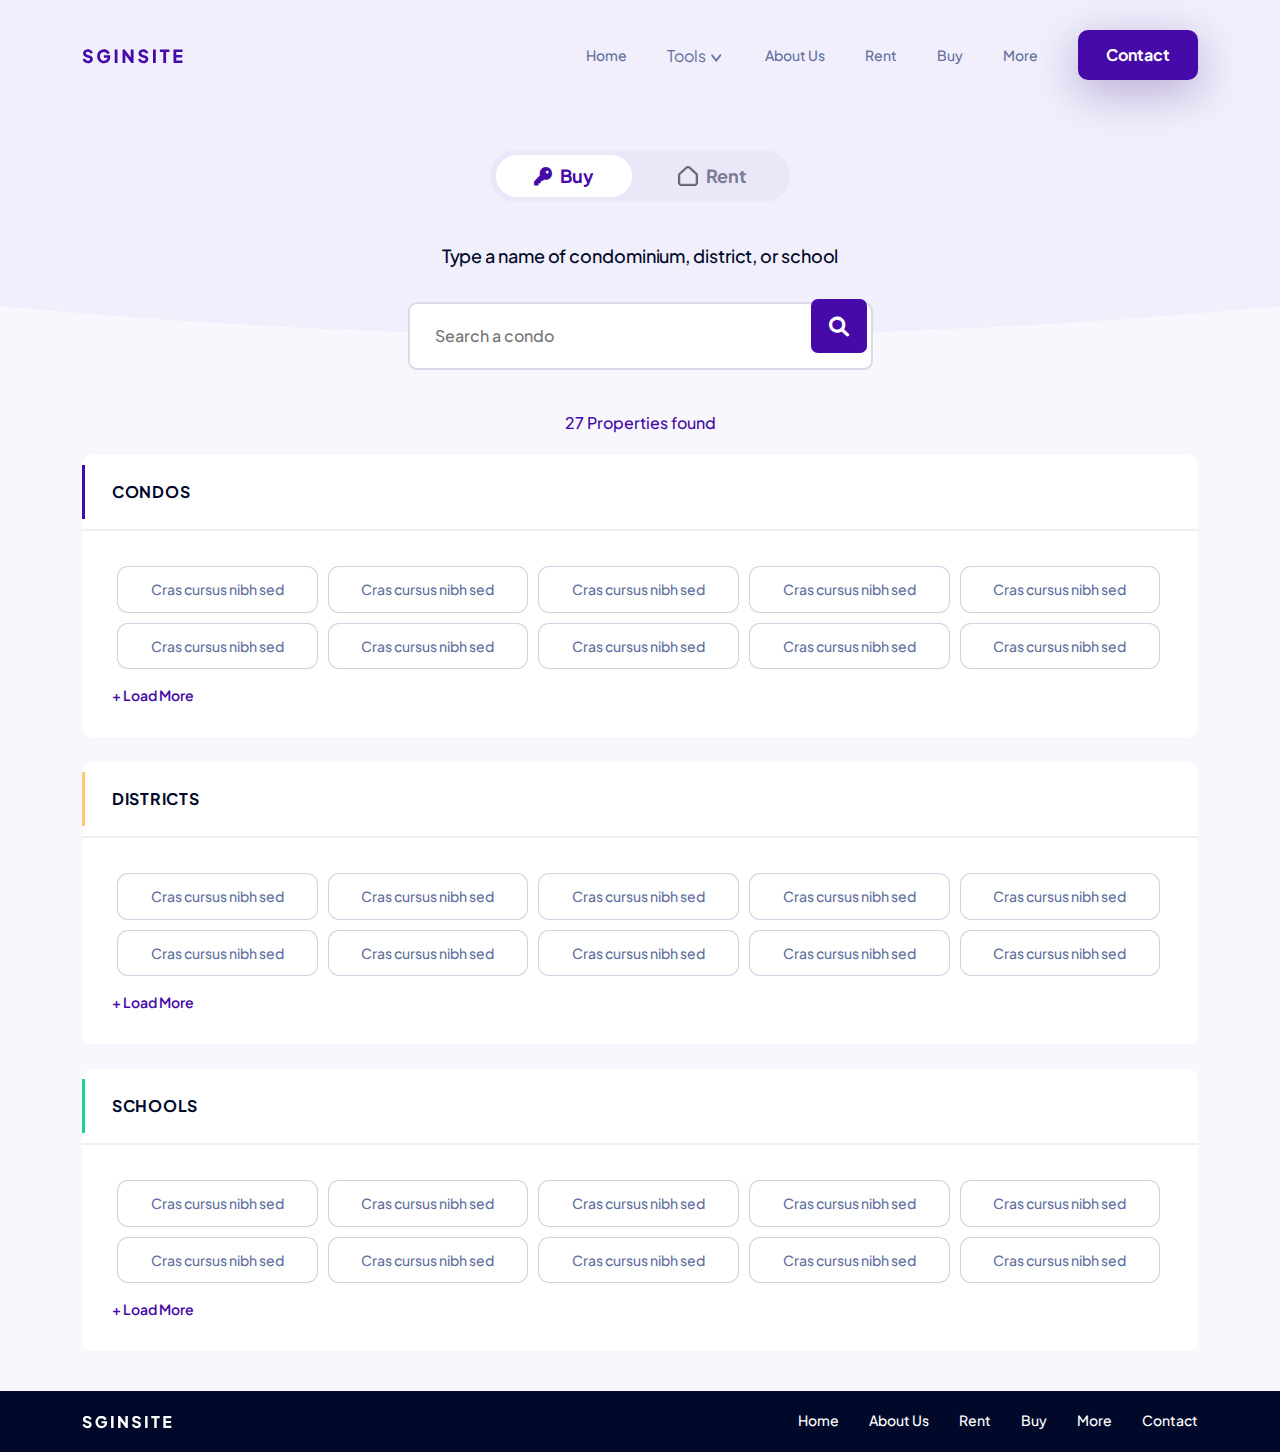
<file: search.html>
<!DOCTYPE html>
<html lang="en">
<head>
   <meta charset="UTF-8">
   <meta http-equiv="X-UA-Compatible" content="IE=edge">
   <meta name="viewport" content="width=device-width, initial-scale=1.0">
   <meta name="viewport" content="width=device-width, initial-scale=1, maximum-scale=1, user-scalable=no">

   <title>Sginsite - Search</title>
   <link rel="shortcut icon" href="assets/images/Sginsite.png" type="image/x-icon">
   <!-- Bootstrap Css -->
   <link rel="stylesheet" href="assets/css/bootstrap.min.css">
   <!-- Font-Awesome -->
   <link rel="stylesheet" href="assets/css/fontaswesome.min.css">
   <!-- Style Css -->
   <link rel="stylesheet" href="assets/css/style.css">
   <!-- Responsive Css -->
   <link rel="stylesheet" href="assets/css/responsive.css">
</head>
<body class="body_bg">

  <div class="mobile_apps">



   <!-- ===================================================================================
                                 Header Area Start 
   =====================================================================================-->
   <header>
      <div class="header-area ">
         <div class="container">
            <div class="header-main">
               <div class="header-menu">
                  <div class="header-logo">
                     <a href="index.html"><img src="assets/images/logo.svg" alt="logo-img"/></a>
                  </div>
                  <div class="header-nav">
                     <nav>
                        <ul>
                           <li><a href="#">Home</a></li>
                           <div class="dropdown">
                            <button class="btn dropdown-toggle" type="button" data-bs-toggle="dropdown" aria-expanded="false">
                              Tools
                            </button>
                            <ul class="dropdown-menu">
                              <li><a class="dropdown-item" href="#">Tellus habitant</a></li>
                              <li><a class="dropdown-item" href="#">Congue purus</a></li>
                              <li><a class="dropdown-item" href="#">Orci massa nisi</a></li>
                              <li><a class="dropdown-item item_last_child" href="#">Semper praese</a></li>
                            </ul>
                         </div>
                           <li><a href="#">About Us</a></li>
                           <li><a href="#">Rent</a></li>
                           <li><a href="#">Buy</a></li>
                           <li><a href="#">More</a></li>
                           <li><a href="#" class="btn_1">Contact</a></li>
                        </ul>
                     </nav>
                  </div>
               </div>
               <div class="mobile-menu">
                  <div id="nav-icon" class="menu_icon">
                     <span></span>
                     <span></span>
                  </div>
               </div>
            </div>
         </div>
         <div class="mobile_menu">
            <a href="#" id="menu_close"><img src="assets/images/times.png" alt=""></a>
            <div class="menu_blank"></div>
            <ul>
                <li><p>Menu</p></li>
                <li><a href="#">Home</a></li>
                <div class="dropdown">
                    <button class="btn dropdown-toggle" type="button" data-bs-toggle="dropdown" aria-expanded="false">
                      Tools
                    </button>
                    <ul class="dropdown-menu">
                      <li><a class="dropdown-item" href="#">Tellus habitant</a></li>
                      <li><a class="dropdown-item" href="#">Congue purus</a></li>
                      <li><a class="dropdown-item" href="#">Orci massa nisi</a></li>
                      <li><a class="dropdown-item item_last_child" href="#">Semper praese</a></li>
                    </ul>
                 </div>
                <li><a href="#">About Us</a></li>
                <li><a href="#">Rent</a></li>
                <li><a href="#">Buy</a></li>
                <li><a href="#">More</a></li> 
             </ul> 
             <div class="menu_btn">
                <a href="#" class="btn_1">Contact</a>
             </div> 
         </div>
         <div class="mobile_overlay"></div>
      </div>
   </header>
   <!-- ===================================================================================
                                 Header Area End 
   =====================================================================================-->

   <section class="rent-banner-section shape_main_title search_banner_section">
    <div class="container">
       <div class="rent-banner-heading"> 
       </div>
    </div>
 </section>

    <!-- ===================================================================================
                                 Search Area Start 
   =====================================================================================-->
    
   <section class="search_main_area ">
    <div class="container">
        <div class="search_box_area2">
            <div class="search_banner_tabs">
                <div class="rent-tab-area">
                    
                    <div class="search_box_tab_search">
                        <div class="home_tab search_tab">
                            <ul class="nav nav-pills" id="pills-tab" role="tablist">
                               <li class="nav-item" role="presentation">
                                 <button class="nav-link active" id="pills-home-tab" data-bs-toggle="pill" data-bs-target="#pills-home" type="button" role="tab" aria-controls="pills-home" aria-selected="true"><i class="fa-solid fa-key"></i>Buy</button>
                               </li>
                               <li class="nav-item" role="presentation">
                                 <button class="nav-link" id="pills-profile-tab" data-bs-toggle="pill" data-bs-target="#pills-profile" type="button" role="tab" aria-controls="pills-profile" aria-selected="false" tabindex="-1"><img src="assets/images/house.png" alt="">Rent</button>
                               </li> 
                            </ul>
                         </div>
                        <div class="search_two_content">
                            <p>Type a name of condominium, district, or school</p>
                            <div class="search_box_area search_box_area22 ">
                                <input type="search" name="" class="search_input" id="search_input" placeholder="Search a condo" >
                                <div class="button_search"><button><i class="fa-solid fa-magnifying-glass"></i></button></div>
                                
                            </div>
                            <div class="m_search_area">
                               <a id="search_show" href="#">Search</a>
                            </div>
                        </div>
                    </div>

                    <div class="found_text">
                        <p>27 Properties found</p>
                    </div>


                    <div class="tab-content" id="pills-tabContent">
                       <div class="tab-pane fade show active" id="pills-home" role="tabpanel" aria-labelledby="pills-home-tab"> 
                            <div class="search_result_show">
                                <div class="search_result_box">
                                    <div class="search_result_title">
                                        <h3>Condos</h3>
                                    </div>
                                    <div class="search_result_body">
                                        <ul>
                                            <li><button>Cras cursus nibh sed</button></li>
                                            <li><button>Cras cursus nibh sed</button></li>
                                            <li><button>Cras cursus nibh sed</button></li>
                                            <li><button>Cras cursus nibh sed</button></li>
                                            <li><button>Cras cursus nibh sed</button></li>
                                            <li><button>Cras cursus nibh sed</button></li>
                                            <li><button>Cras cursus nibh sed</button></li>
                                            <li><button>Cras cursus nibh sed</button></li>
                                            <li><button>Cras cursus nibh sed</button></li>
                                            <li><button>Cras cursus nibh sed</button></li>
                                        </ul>
                                        <a class="load_more_btn" href="#">+ Load more</a>
                                    </div>
                                </div>

                                <div class="search_result_box search_result_box2">
                                    <div class="search_result_title">
                                        <h3>Districts</h3>
                                    </div>
                                    <div class="search_result_body">
                                        <ul>
                                            <li><button>Cras cursus nibh sed</button></li>
                                            <li><button>Cras cursus nibh sed</button></li>
                                            <li><button>Cras cursus nibh sed</button></li>
                                            <li><button>Cras cursus nibh sed</button></li>
                                            <li><button>Cras cursus nibh sed</button></li>
                                            <li><button>Cras cursus nibh sed</button></li>
                                            <li><button>Cras cursus nibh sed</button></li>
                                            <li><button>Cras cursus nibh sed</button></li>
                                            <li><button>Cras cursus nibh sed</button></li>
                                            <li><button>Cras cursus nibh sed</button></li>
                                        </ul>
                                        <a class="load_more_btn" href="#">+ Load more</a>
                                    </div>
                                </div>

                                <div class="search_result_box search_result_box3">
                                    <div class="search_result_title">
                                        <h3>Schools</h3>
                                    </div>
                                    <div class="search_result_body">
                                        <ul>
                                            <li><button>Cras cursus nibh sed</button></li>
                                            <li><button>Cras cursus nibh sed</button></li>
                                            <li><button>Cras cursus nibh sed</button></li>
                                            <li><button>Cras cursus nibh sed</button></li>
                                            <li><button>Cras cursus nibh sed</button></li>
                                            <li><button>Cras cursus nibh sed</button></li>
                                            <li><button>Cras cursus nibh sed</button></li>
                                            <li><button>Cras cursus nibh sed</button></li>
                                            <li><button>Cras cursus nibh sed</button></li>
                                            <li><button>Cras cursus nibh sed</button></li>
                                        </ul>
                                        <a class="load_more_btn" href="#">+ Load more</a>
                                    </div>
                                </div>
                            </div>
                       </div>
                       <div class="tab-pane fade" id="pills-profile" role="tabpanel" aria-labelledby="pills-profile-tab"> 
                        <div class="search_result_show">
                            <div class="search_result_box">
                                <div class="search_result_title">
                                    <h3>Condos</h3>
                                </div>
                                <div class="search_result_body">
                                    <ul>
                                        <li><button>Cras cursus nibh sed</button></li>
                                        <li><button>Cras cursus nibh sed</button></li>
                                        <li><button>Cras cursus nibh sed</button></li>
                                        <li><button>Cras cursus nibh sed</button></li>
                                        <li><button>Cras cursus nibh sed</button></li>
                                        <li><button>Cras cursus nibh sed</button></li>
                                        <li><button>Cras cursus nibh sed</button></li>
                                        <li><button>Cras cursus nibh sed</button></li>
                                        <li><button>Cras cursus nibh sed</button></li>
                                        <li><button>Cras cursus nibh sed</button></li>
                                    </ul>
                                    <a class="load_more_btn" href="#">+ Load more</a>
                                </div>
                            </div>

                            <div class="search_result_box search_result_box2">
                                <div class="search_result_title">
                                    <h3>Districts</h3>
                                </div>
                                <div class="search_result_body">
                                    <ul>
                                        <li><button>Cras cursus nibh sed</button></li>
                                        <li><button>Cras cursus nibh sed</button></li>
                                        <li><button>Cras cursus nibh sed</button></li>
                                        <li><button>Cras cursus nibh sed</button></li>
                                        <li><button>Cras cursus nibh sed</button></li>
                                        <li><button>Cras cursus nibh sed</button></li>
                                        <li><button>Cras cursus nibh sed</button></li>
                                        <li><button>Cras cursus nibh sed</button></li>
                                        <li><button>Cras cursus nibh sed</button></li>
                                        <li><button>Cras cursus nibh sed</button></li>
                                    </ul>
                                    <a class="load_more_btn" href="#">+ Load more</a>
                                </div>
                            </div>

                            <div class="search_result_box search_result_box3">
                                <div class="search_result_title">
                                    <h3>Schools</h3>
                                </div>
                                <div class="search_result_body">
                                    <ul>
                                        <li><button>Cras cursus nibh sed</button></li>
                                        <li><button>Cras cursus nibh sed</button></li>
                                        <li><button>Cras cursus nibh sed</button></li>
                                        <li><button>Cras cursus nibh sed</button></li>
                                        <li><button>Cras cursus nibh sed</button></li>
                                        <li><button>Cras cursus nibh sed</button></li>
                                        <li><button>Cras cursus nibh sed</button></li>
                                        <li><button>Cras cursus nibh sed</button></li>
                                        <li><button>Cras cursus nibh sed</button></li>
                                        <li><button>Cras cursus nibh sed</button></li>
                                    </ul>
                                    <a class="load_more_btn" href="#">+ Load more</a>
                                </div>
                            </div>
                        </div>
                       </div> 
                    </div>
                 </div>
               </div>
        </div>
    </div>
   </section>

    <!-- ===================================================================================
                                 Search Area End 
   =====================================================================================-->

   <!-- ===================================================================================
                                 Footer Area Start 
   =====================================================================================-->
   <footer class="Footer_area">
      <div class="container">
         <div class="Footer_content">
            <div class="Footer_logo">
               <a href="index.html"> <img src="assets/images/footer_logo.svg" alt="logo"></a>
            </div>
            <div class="Footer_link">
               <ul>
                  <li><a href="index.html">Home</a></li>
                  <li><a href="#">About Us</a></li>
                  <li><a href="#">Rent</a></li>
                  <li><a href="#">Buy</a></li>
                  <li><a href="#">More</a></li>
                  <li><a href="#">Contact</a></li>
               </ul>
            </div>
         </div>
      </div>
   </footer>
   <!-- ===================================================================================
                                 Footer Area End 
   =====================================================================================-->
</div>


    <!-- Start mobile search area -->
    <div class="mobile_search_area">
       <div class="container">
          <div class="search_content_area">
            <div class="search_m_title">
                <div class="close_search_btn mobile_back_search">
                     <img src="assets/images/close.svg" alt="">
                </div>
            </div>
             <div class="search_top_area">
               <div class="search_box_for_mobile">
                   <div class="mobile_search_left">
                    <div class="mobile_search_button"><button type="submit"> <img src="assets/images/search_icon.svg" alt=""></button></div>
                        <input type="text" name="search" class="mobile_search_input" id="myInput" placeholder="Search a condo..." >
                        
                   </div>
                   <div class="mobile_search_right">
                        <div class="search_type_btn">
                              <button class="active">Buy</button>
                              <button>Rent</button>
                        </div>
                   </div>

               </div>

             </div>
             <div class="mobile_condo_btn">
                 <button class="active">Condo</button>
                 <button>School</button>
                 <button>District</button>
             </div>
             <div class="search_suggest">
                <ul> 
                    <li><a href="#"><div class="sugget_list"><div class="suggest_images"><img src="assets/images/fi_1.png" alt=""></div><span class="text_suggesstt"><p>Woodland Condo</p></span></div> <div class="suggest_right_icon"><img src="assets/images/Arrow2.svg" alt=""></div></a></li>  
                    <li><a href="#"><div class="sugget_list"><div class="suggest_images"><img src="assets/images/fi_2.png" alt=""></div><span class="text_suggesstt"><p>Primary School</p></span></div> <div class="suggest_right_icon"><img src="assets/images/Arrow2.svg" alt=""></div></a></li>  
                    <li><a href="#"><div class="sugget_list"><div class="suggest_images"><img src="assets/images/fi_1.png" alt=""></div><span class="text_suggesstt"><p>Woodland Condo</p></span></div> <div class="suggest_right_icon"><img src="assets/images/Arrow2.svg" alt=""></div></a></li>  
                    <li><a href="#"><div class="sugget_list"><div class="suggest_images"><img src="assets/images/fi_2.png" alt=""></div><span class="text_suggesstt"><p>Primary School</p></span></div> <div class="suggest_right_icon"><img src="assets/images/Arrow2.svg" alt=""></div></a></li>   
                </ul>
            </div>
          </div>
       </div>
    </div>
    <!-- End mobile search area -->

   <!-- Js Files -->
   <script src="assets/js/jquery-3.6.1.min.js"></script>
   <script src="assets/js/bootstrap.bundle.min.js"></script>
   <script src="assets/js/script.js"></script>






</body>
</html>
</file>
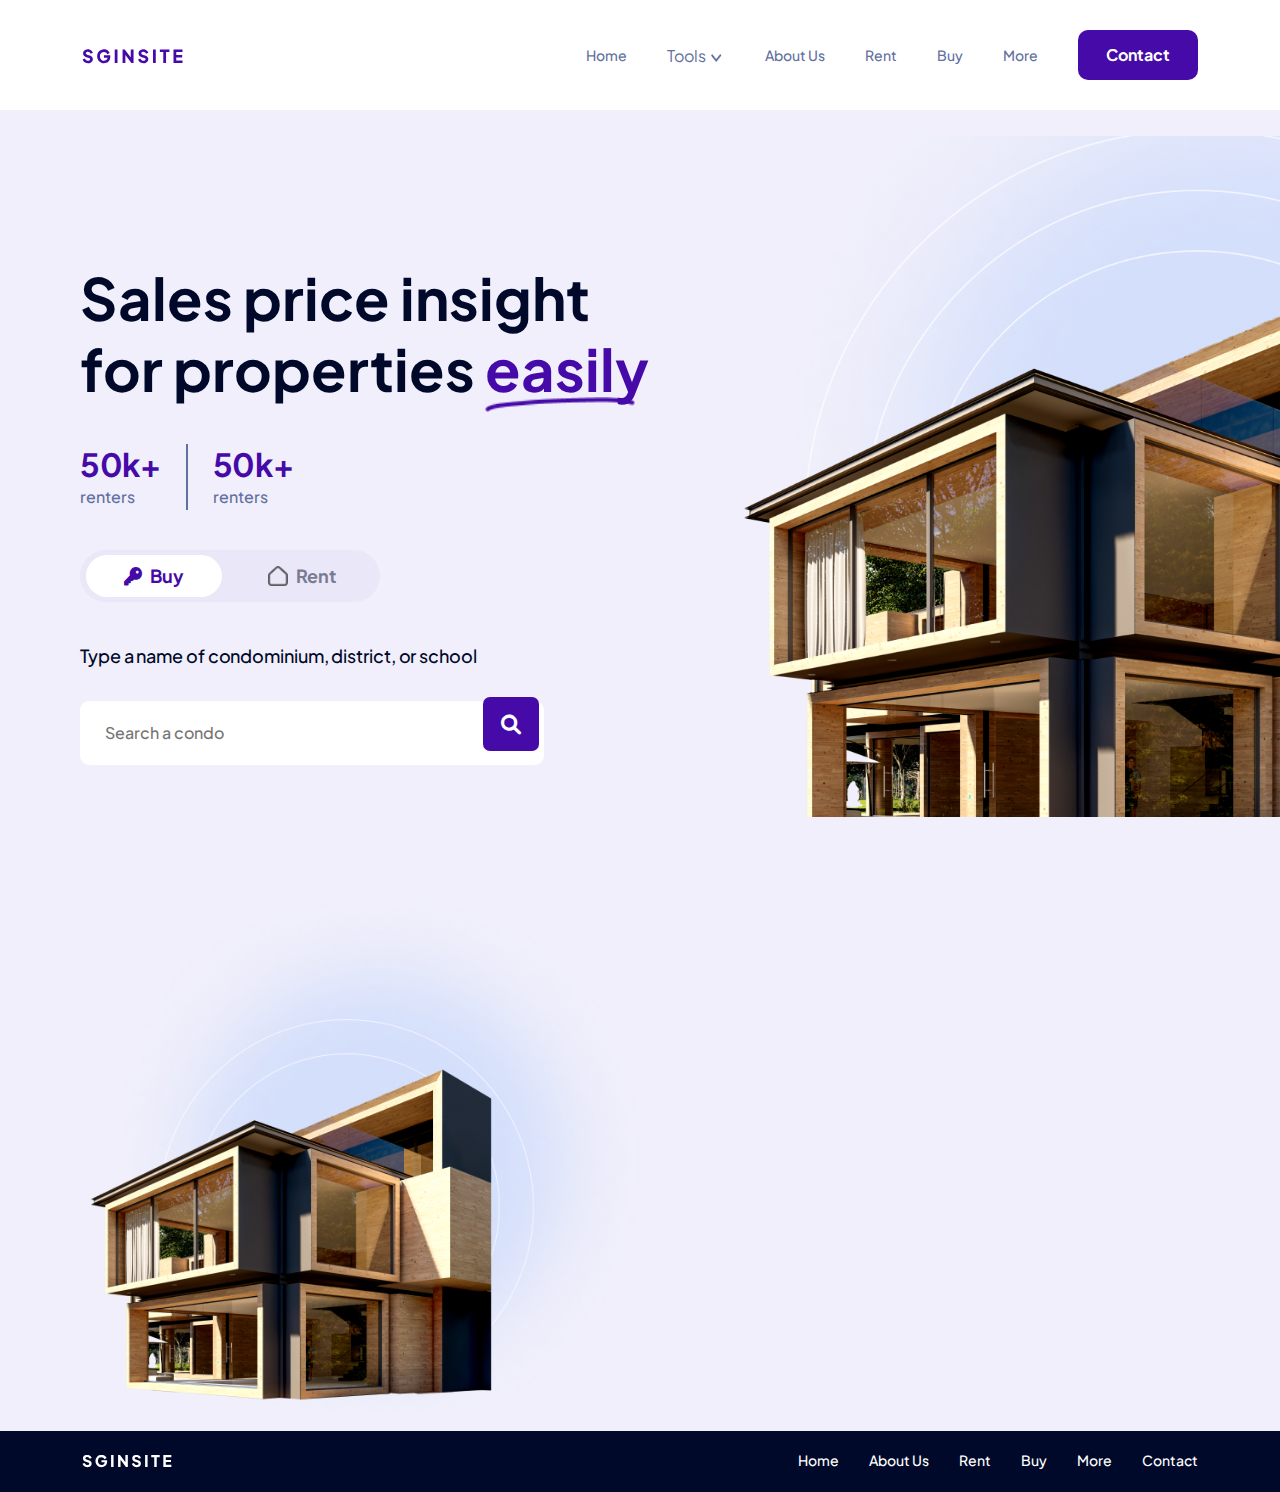
<file: search2.html>
<!DOCTYPE html>
<html lang="en">
<head>
   <meta charset="UTF-8">
   <meta http-equiv="X-UA-Compatible" content="IE=edge">
   <meta name="viewport" content="width=device-width, initial-scale=1.0">
   <meta name="viewport" content="width=device-width, initial-scale=1, maximum-scale=1, user-scalable=no">
   <title>Search Two</title>
   <link rel="shortcut icon" href="assets/images/Sginsite.png" type="image/x-icon">
   <!-- Bootstrap Css -->
   <link rel="stylesheet" href="assets/css/bootstrap.min.css">
   <!-- Font-Awesome -->
   <link rel="stylesheet" href="assets/css/fontaswesome.min.css">
   <!-- Style Css -->
   <link rel="stylesheet" href="assets/css/style.css">
   <!-- Responsive Css -->
   <link rel="stylesheet" href="assets/css/responsive.css">
</head>
<body>
   <!-- ===================================================================================
                                 Header Area Start 
   =====================================================================================-->
   <header>
      <div class="header-area searc2_header">
         <div class="container">
            <div class="header-main">
               <div class="header-menu">
                  <div class="header-logo">
                     <a href="index.html"><img src="assets/images/logo.svg" alt="logo-img"/></a>
                  </div>
                  <div class="header-nav">
                     <nav>
                        <ul>
                           <li><a href="#">Home</a></li>
                           <div class="dropdown">
                              <button class="btn dropdown-toggle" type="button" data-bs-toggle="dropdown" aria-expanded="false">
                                Tools
                              </button>
                              <ul class="dropdown-menu">
                                <li><a class="dropdown-item" href="#">Tellus habitant</a></li>
                                <li><a class="dropdown-item" href="#">Congue purus</a></li>
                                <li><a class="dropdown-item" href="#">Orci massa nisi</a></li>
                                <li><a class="dropdown-item item_last_child" href="#">Semper praese</a></li>
                              </ul>
                           </div>
                           <li><a href="#">About Us</a></li>
                           <li><a href="#">Rent</a></li>
                           <li><a href="#">Buy</a></li>
                           <li><a href="#">More</a></li>
                           <li><a href="#" class="btn_1">Contact</a></li>
                        </ul>
                     </nav>
                  </div>
               </div>
               <div class="mobile-menu">
                  <div id="nav-icon" class="menu_icon">
                     <span></span>
                     <span></span>
                  </div>
               </div>
            </div>
         </div>
         <div class="mobile_menu">
            <a href="#" id="menu_close"><img src="assets/images/times.png" alt=""></a>
            <div class="menu_blank"></div>
            <ul>
                <li><p>Menu</p></li>
                <li><a href="#">Home</a></li>
                <div class="dropdown">
                  <button class="btn dropdown-toggle" type="button" data-bs-toggle="dropdown" aria-expanded="false">
                    Tools
                  </button>
                  <ul class="dropdown-menu">
                    <li><a class="dropdown-item" href="#">Tellus habitant</a></li>
                    <li><a class="dropdown-item" href="#">Congue purus</a></li>
                    <li><a class="dropdown-item" href="#">Orci massa nisi</a></li>
                    <li><a class="dropdown-item item_last_child" href="#">Semper praese</a></li>
                  </ul>
               </div>
                <li><a href="#">About Us</a></li>
                <li><a href="#">Rent</a></li>
                <li><a href="#">Buy</a></li>
                <li><a href="#">More</a></li> 
             </ul> 
             <div class="menu_btn">
                <a href="#" class="btn_1">Contact</a>
             </div>
         </div>
         <div class="mobile_overlay"></div>
      </div>
   </header>
   <!-- ===================================================================================
                                 Header Area End 
   =====================================================================================-->

   <!-- ===================================================================================
                                 Banner Area Start 
   =====================================================================================-->
   <section class="Banner_main_area banner_main_section">
      <div class="banner-area">
         <div class="banner_left_content">
            <div class="banner-content search_banner_content">
               <h1 class="heading_1">Sales price insight for properties <span class="color_span">easily <img src="assets/images/search2/line.png" alt=""> </span></h1>
               <div class="search_banner_box">
                    <div class="seach_btn">
                        <h3>50k+</h3>
                        <p>renters</p>
                    </div>
                    <div class="seach_btn">
                        <h3>50k+</h3>
                        <p>renters</p>
                    </div>
               </div>
               <div class="search_banner_tabs">
                <div class="rent-tab-area">
                    <div class="home_tab search_tab">
                       <ul class="nav nav-pills" id="pills-tab" role="tablist">
                          <li class="nav-item" role="presentation">
                            <button class="nav-link active" id="pills-home-tab" data-bs-toggle="pill" data-bs-target="#pills-home" type="button" role="tab" aria-controls="pills-home" aria-selected="true"><i class="fa-solid fa-key"></i>Buy</button>
                          </li>
                          <li class="nav-item" role="presentation">
                            <button class="nav-link" id="pills-profile-tab" data-bs-toggle="pill" data-bs-target="#pills-profile" type="button" role="tab" aria-controls="pills-profile" aria-selected="false" tabindex="-1"><img src="assets/images/house.png" alt="">Rent</button>
                          </li> 
                       </ul>
                    </div>
                    <div class="tab-content" id="pills-tabContent">
                       <div class="tab-pane fade show active" id="pills-home" role="tabpanel" aria-labelledby="pills-home-tab"> 
                            <div class="search_two_content">
                                <p>Type a name of condominium, district, or school</p>
                                <div class="search_box_area">
                                    <input type="search" name="" id="" placeholder="Search a condo" >
                                    <div class="button_search"><button><i class="fa-solid fa-magnifying-glass"></i></button></div>
                                </div>
                            </div>
                       </div>
                       <div class="tab-pane fade" id="pills-profile" role="tabpanel" aria-labelledby="pills-profile-tab"> 
                            <div class="search_two_content">
                                <p>Type a name of condominium, district, or school</p>
                                <div class="search_box_area">
                                    <input type="search" name="" id="" placeholder="Search a condo" >
                                    <div class="button_search"><button><i class="fa-solid fa-magnifying-glass"></i></button></div>
                                </div>
                            </div>
                       </div> 
                    </div>
                 </div>
               </div>
               <div class="searc2_shape_mobile">
                  <img src="assets/images/search2/shape.png" alt="">
               </div>
            </div>
         </div>
         <div class="banner-image searc2_banner_img desk_hide_long">
            <img class="banner-ds mobile_hide_img" src="assets/images/search2/Line-shape.png" alt="Sginsite">
            <img class="banner-ds mobile_show_img" src="assets/images/search2/mobile.png" alt="Sginsite">
         </div>
         <div class="banner-image searc2_banner_img desk_show_long">
            <img class="banner-ds mobile_hide_img" src="assets/images/search2/long.png" alt=""> 
         </div>
      </div>
      
   </section>
   <!-- ===================================================================================
                                 Banner Area End 
   =====================================================================================-->
   
   
   <!-- ===================================================================================
                                 Footer Area Start 
   =====================================================================================-->
   <footer class="Footer_area footer_area_search2">
      <div class="container">
         <div class="Footer_content">
            <div class="Footer_logo">
               <a href="index.html"> <img src="assets/images/footer_logo.svg" alt="logo"></a>
            </div>
            <div class="Footer_link">
               <ul>
                  <li><a href="index.html">Home</a></li>
                  <li><a href="#">About Us</a></li>
                  <li><a href="#">Rent</a></li>
                  <li><a href="#">Buy</a></li>
                  <li><a href="#">More</a></li>
                  <li><a href="#">Contact</a></li>
               </ul>
            </div>
         </div>
      </div>
   </footer>
   <!-- ===================================================================================
                                 Footer Area End 
   =====================================================================================-->


   <!-- Js Files -->
   <script src="assets/js/jquery-3.6.1.min.js"></script>
   <script src="assets/js/bootstrap.bundle.min.js"></script>
   <script src="assets/js/script.js"></script>
</body>
</html>
</file>
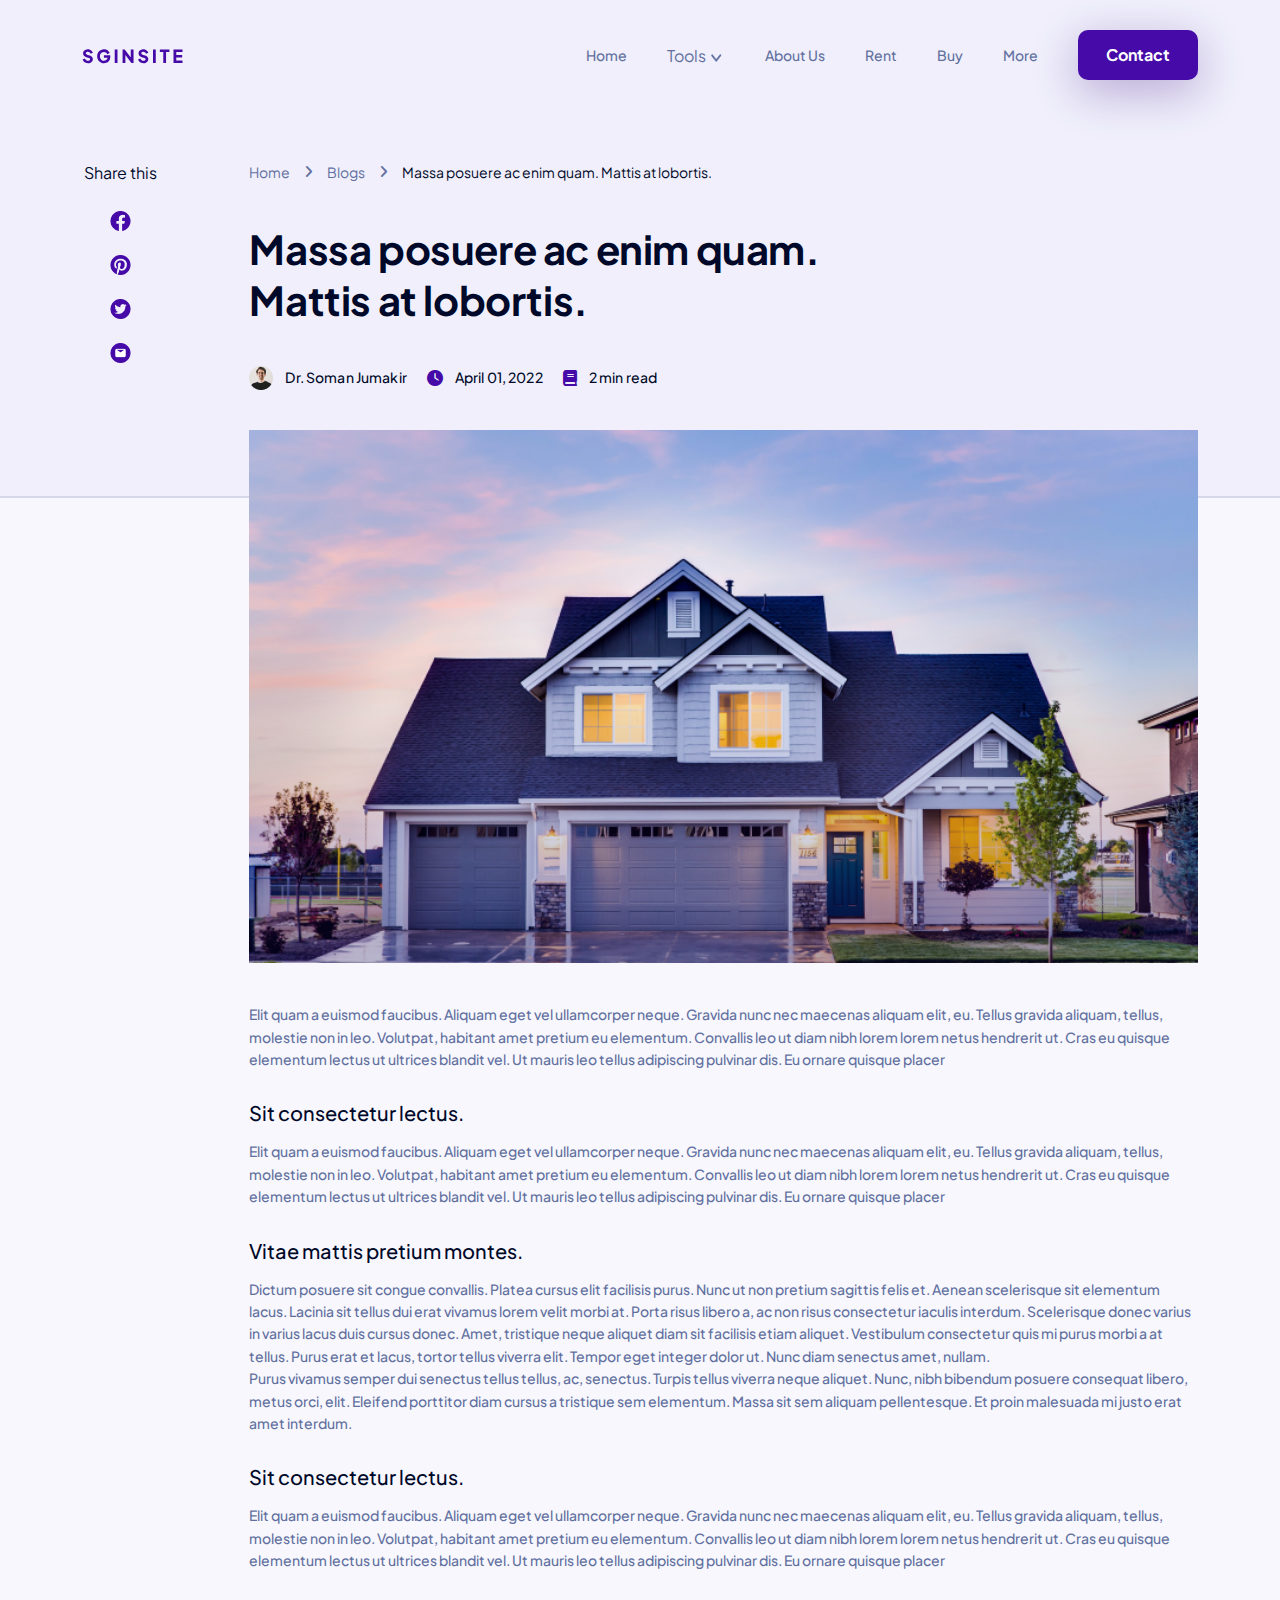
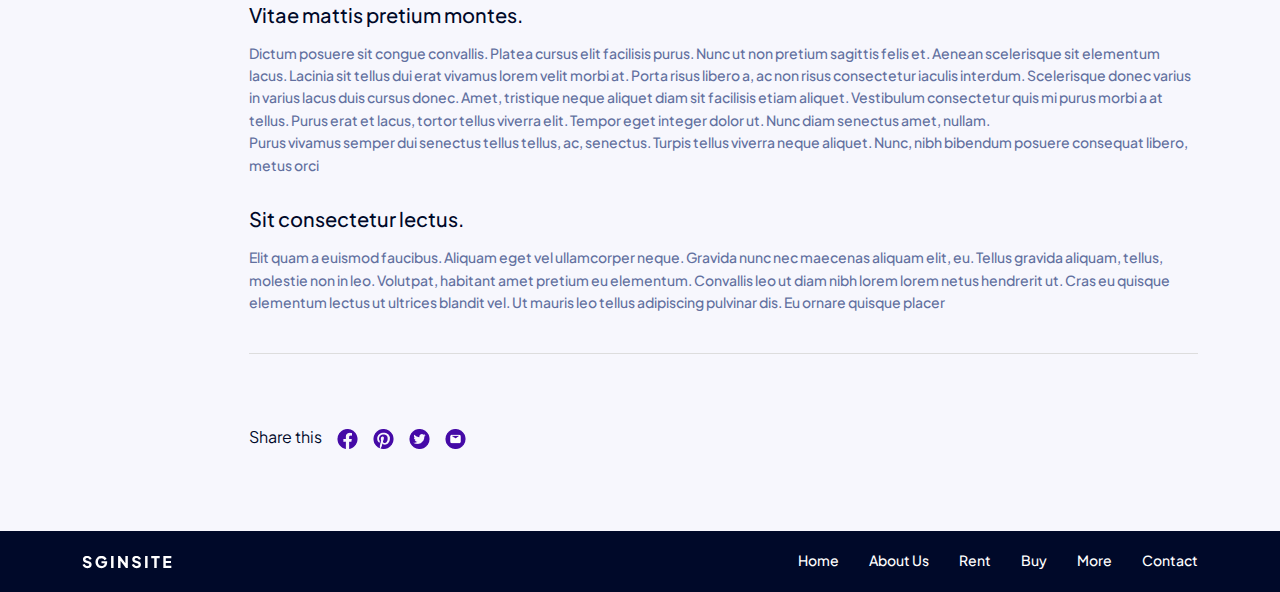
<file: single-blog.html>
<!DOCTYPE html>
<html lang="en">
<head>
   <meta charset="UTF-8">
   <meta http-equiv="X-UA-Compatible" content="IE=edge">
   <meta name="viewport" content="width=device-width, initial-scale=1.0">
   <meta name="viewport" content="width=device-width, initial-scale=1, maximum-scale=1, user-scalable=no">
   <title>Sginsite - Single Blog</title>
   <link rel="shortcut icon" href="assets/images/Sginsite.png" type="image/x-icon">
   <!-- Bootstrap Css -->
   <link rel="stylesheet" href="assets/css/bootstrap.min.css">
   <!-- Font-Awesome -->
   <link rel="stylesheet" href="assets/css/fontaswesome.min.css">
   <!-- Style Css -->
   <link rel="stylesheet" href="assets/css/style.css">
   <!-- Responsive Css -->
   <link rel="stylesheet" href="assets/css/responsive.css">
</head>
<body class="body_bg">
   <!-- ===================================================================================
                                 Header Area Start 
   =====================================================================================-->
   <header>
      <div class="header-area home_header">
         <div class="container">
            <div class="header-main">
               <div class="header-menu">
                  <div class="header-logo">
                     <a href="index.html"><img src="assets/images/logo.svg" alt="logo-img"/></a>
                  </div>
                  <div class="header-nav">
                     <nav>
                        <ul>
                           <li><a href="#">Home</a></li>
                           <div class="dropdown">
                              <button class="btn dropdown-toggle" type="button" data-bs-toggle="dropdown" aria-expanded="false">
                                Tools
                              </button>
                              <ul class="dropdown-menu">
                                <li><a class="dropdown-item" href="#">Tellus habitant</a></li>
                                <li><a class="dropdown-item" href="#">Congue purus</a></li>
                                <li><a class="dropdown-item" href="#">Orci massa nisi</a></li>
                                <li><a class="dropdown-item item_last_child" href="#">Semper praese</a></li>
                              </ul>
                           </div>
                           <li><a href="#">About Us</a></li>
                           <li><a href="#">Rent</a></li>
                           <li><a href="#">Buy</a></li>
                           <li><a href="#">More</a></li>
                           <li><a href="#" class="btn_1">Contact</a></li>
                        </ul>
                     </nav>
                  </div>
               </div>
               <div class="mobile-menu">
                  <div id="nav-icon" class="menu_icon">
                     <span></span>
                     <span></span>
                  </div>
               </div>
            </div>
         </div>
         <div class="mobile_menu">
            <a href="#" id="menu_close"><img src="assets/images/times.png" alt=""></a>
            <div class="menu_blank"></div>
            <ul>
                <li><p>Menu</p></li>
                <li><a href="#">Home</a></li>
                <div class="dropdown">
                  <button class="btn dropdown-toggle" type="button" data-bs-toggle="dropdown" aria-expanded="false">
                    Tools
                  </button>
                  <ul class="dropdown-menu">
                    <li><a class="dropdown-item" href="#">Tellus habitant</a></li>
                    <li><a class="dropdown-item" href="#">Congue purus</a></li>
                    <li><a class="dropdown-item" href="#">Orci massa nisi</a></li>
                    <li><a class="dropdown-item item_last_child" href="#">Semper praese</a></li>
                  </ul>
               </div>
                <li><a href="#">About Us</a></li>
                <li><a href="#">Rent</a></li>
                <li><a href="#">Buy</a></li>
                <li><a href="#">More</a></li> 
             </ul> 
             <div class="menu_btn">
                <a href="#" class="btn_1">Contact</a>
             </div>
         </div>
         <div class="mobile_overlay"></div>
      </div>
   </header>
   <!-- ===================================================================================
                                 Header Area End 
   =====================================================================================--> 

   <section class="rent-banner-section shape_main_title">
      <div class="container">
         <div class="rent-banner-heading single_blog_curve"> 
         </div>
      </div>
   </section>

   
   <!-- ===================================================================================
                                 single blog area Start 
   =====================================================================================-->   
    <section class="single_blog_main_area">
        <div class="container">
            <div class="single_blog_box">
                <div class="share_left">
                    <ul>
                        <li><p>Share this</p></li>
                        <li><a href="#"><img src="assets/images/blog/share/facebook.png" alt=""></a></li>
                        <li><a href="#"><img src="assets/images/blog/share/pintarest.png" alt=""></a></li>
                        <li><a href="#"><img src="assets/images/blog/share/twitter.png" alt=""></a></li>
                        <li><a href="#"><img src="assets/images/blog/share/inbox.png" alt=""></a></li>
                    </ul>
                </div>
                <div class="single_blog_content_area">
                    <div class="broad_camp">
                        <a href="#">Home</a>
                        <i class="fa-solid fa-angle-right"></i>
                        <a href="#">Blogs</a> 
                        <i class="fa-solid fa-angle-right"></i>
                        <p>Massa posuere ac enim quam. Mattis at lobortis.</p>
                    </div>
                    <div class="single_blog_title">
                        <h2>Massa posuere ac enim quam. Mattis at lobortis.</h2>
                    </div>
                    <div class="single_blog_user">
                        <ul>
                            <li><img src="assets/images/blog/share/user.png" alt=""> <p>Dr. Soman Jumakir</p></li>
                            <li><i class="fa-solid fa-clock"></i> <p>April 01, 2022</p></li>
                            <li><i class="fa-solid fa-book"></i><p>2 min read</p></li>
                        </ul>
                    </div>
                    <div class="single_blog_img">
                        <img src="assets/images/blog/share/single.png" alt="">
                    </div>
                    <div class="single_blog_content">
                        <p>Elit quam a euismod faucibus. Aliquam eget vel ullamcorper neque. Gravida nunc nec maecenas aliquam elit, eu. Tellus gravida aliquam, tellus, molestie non in leo. Volutpat, habitant amet pretium eu elementum. Convallis leo ut diam nibh lorem lorem netus hendrerit ut. Cras eu quisque elementum lectus ut ultrices blandit vel. Ut mauris leo tellus adipiscing pulvinar dis. Eu ornare quisque placer</p>
                        <h3>Sit consectetur lectus.</h3>
                        <P>Elit quam a euismod faucibus. Aliquam eget vel ullamcorper neque. Gravida nunc nec maecenas aliquam elit, eu. Tellus gravida aliquam, tellus, molestie non in leo. Volutpat, habitant amet pretium eu elementum. Convallis leo ut diam nibh lorem lorem netus hendrerit ut. Cras eu quisque elementum lectus ut ultrices blandit vel. Ut mauris leo tellus adipiscing pulvinar dis. Eu ornare quisque placer</P>
                        <h3>Vitae mattis pretium montes.</h3>
                        <p>Dictum posuere sit congue convallis. Platea cursus elit facilisis purus. Nunc ut non pretium sagittis felis et. Aenean scelerisque sit elementum lacus. Lacinia sit tellus dui erat vivamus lorem velit morbi at. Porta risus libero a, ac non risus consectetur iaculis interdum. Scelerisque donec varius in varius lacus duis cursus donec. Amet, tristique neque aliquet diam sit facilisis etiam aliquet. Vestibulum consectetur quis mi purus morbi a at tellus. Purus erat et lacus, tortor tellus viverra elit. Tempor eget integer dolor ut. Nunc diam senectus amet, nullam. <br>
                            Purus vivamus semper dui senectus tellus tellus, ac, senectus. Turpis tellus viverra neque aliquet. Nunc, nibh bibendum posuere consequat libero, metus orci, elit. Eleifend porttitor diam cursus a tristique sem elementum. Massa sit sem aliquam pellentesque. Et proin malesuada mi justo erat amet interdum.</p>
                        <h3>Sit consectetur lectus.</h3>
                        <p>Elit quam a euismod faucibus. Aliquam eget vel ullamcorper neque. Gravida nunc nec maecenas aliquam elit, eu. Tellus gravida aliquam, tellus, molestie non in leo. Volutpat, habitant amet pretium eu elementum. Convallis leo ut diam nibh lorem lorem netus hendrerit ut. Cras eu quisque elementum lectus ut ultrices blandit vel. Ut mauris leo tellus adipiscing pulvinar dis. Eu ornare quisque placer</p>
                        <h3>Vitae mattis pretium montes.</h3>
                        <p>Dictum posuere sit congue convallis. Platea cursus elit facilisis purus. Nunc ut non pretium sagittis felis et. Aenean scelerisque sit elementum lacus. Lacinia sit tellus dui erat vivamus lorem velit morbi at. Porta risus libero a, ac non risus consectetur iaculis interdum. Scelerisque donec varius in varius lacus duis cursus donec. Amet, tristique neque aliquet diam sit facilisis etiam aliquet. Vestibulum consectetur quis mi purus morbi a at tellus. Purus erat et lacus, tortor tellus viverra elit. Tempor eget integer dolor ut. Nunc diam senectus amet, nullam. <br>
                            Purus vivamus semper dui senectus tellus tellus, ac, senectus. Turpis tellus viverra neque aliquet. Nunc, nibh bibendum posuere consequat libero, metus orci</p>
                        <h3>Sit consectetur lectus.</h3>
                        <p>Elit quam a euismod faucibus. Aliquam eget vel ullamcorper neque. Gravida nunc nec maecenas aliquam elit, eu. Tellus gravida aliquam, tellus, molestie non in leo. Volutpat, habitant amet pretium eu elementum. Convallis leo ut diam nibh lorem lorem netus hendrerit ut. Cras eu quisque elementum lectus ut ultrices blandit vel. Ut mauris leo tellus adipiscing pulvinar dis. Eu ornare quisque placer</p>
                        <div class="share_this">
                            <ul>
                                <li><p>Share this</p></li>
                                <li><a href="#"><img src="assets/images/blog/share/facebook.png" alt=""></a></li>
                                <li><a href="#"><img src="assets/images/blog/share/pintarest.png" alt=""></a></li>
                                <li><a href="#"><img src="assets/images/blog/share/twitter.png" alt=""></a></li>
                                <li><a href="#"><img src="assets/images/blog/share/inbox.png" alt=""></a></li>
                            </ul>
                        </div>
                    </div>
                </div>
            </div>
        </div>
    </section>
   <!-- ===================================================================================
                                 single blog area End 
   =====================================================================================-->  
 
    

   <!-- ===================================================================================
                                 Footer Area Start 
   =====================================================================================-->
   <footer class="Footer_area">
      <div class="container">
         <div class="Footer_content">
            <div class="Footer_logo">
               <a href="index.html"> <img src="assets/images/footer_logo.svg" alt="logo"></a>
            </div>
            <div class="Footer_link">
               <ul>
                  <li><a href="index.html">Home</a></li>
                  <li><a href="#">About Us</a></li>
                  <li><a href="#">Rent</a></li>
                  <li><a href="#">Buy</a></li>
                  <li><a href="#">More</a></li>
                  <li><a href="#">Contact</a></li>
               </ul>
            </div>
         </div>
      </div>
   </footer>
   <!-- ===================================================================================
                                 Footer Area End 
   =====================================================================================-->

   <!-- Js Files -->
   <script src="assets/js/jquery-3.6.1.min.js"></script>
   <script src="assets/js/bootstrap.bundle.min.js"></script>
   <script src="assets/js/script.js"></script>
</body>
</html>
</file>
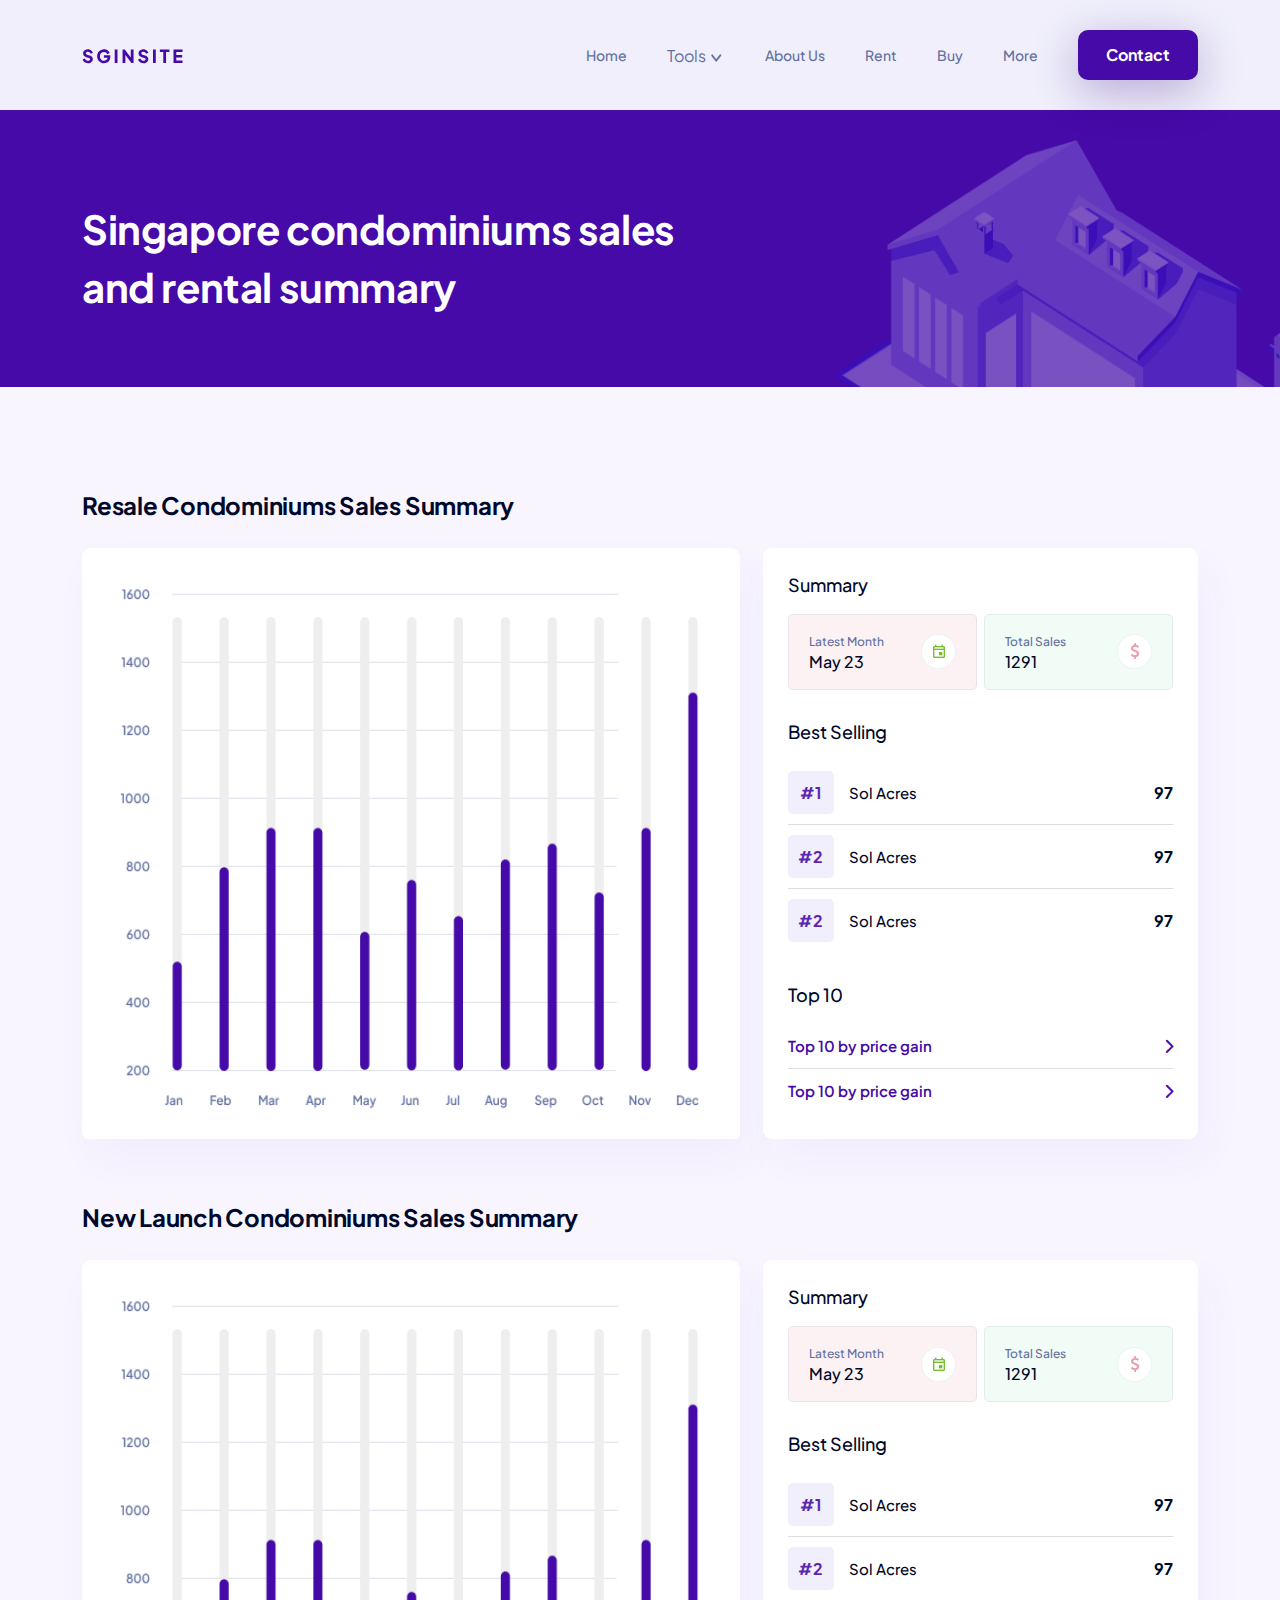
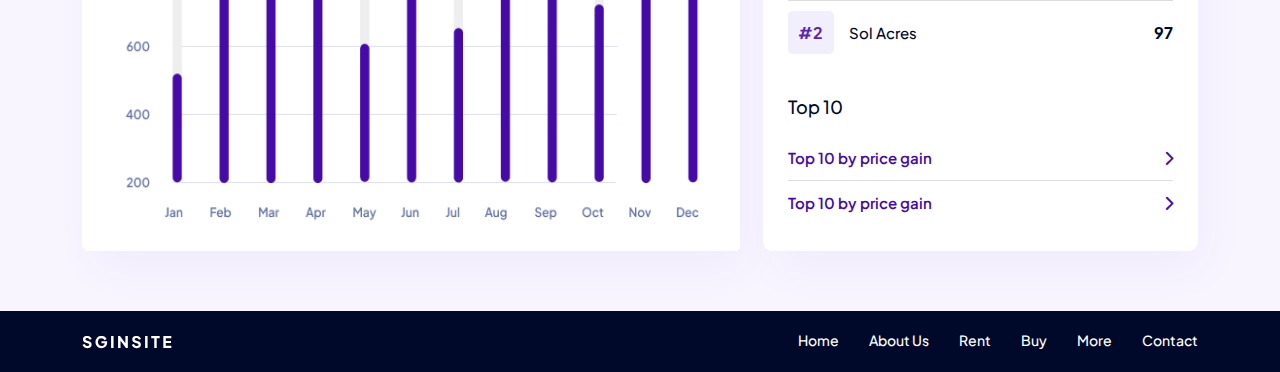
<file: summery.html>
<!DOCTYPE html>
<html lang="en">
<head>
   <meta charset="UTF-8">
   <meta http-equiv="X-UA-Compatible" content="IE=edge">
   <meta name="viewport" content="width=device-width, initial-scale=1.0">
   <meta name="viewport" content="width=device-width, initial-scale=1, maximum-scale=1, user-scalable=no">
   <title>Sginsite - Summery</title>
   <link rel="shortcut icon" href="assets/images/Sginsite.png" type="image/x-icon">
   <!-- Bootstrap Css -->
   <link rel="stylesheet" href="assets/css/bootstrap.min.css">
   <!-- Font-Awesome -->
   <link rel="stylesheet" href="assets/css/fontaswesome.min.css">
   <!-- Style Css -->
   <link rel="stylesheet" href="assets/css/style.css">
   <!-- Responsive Css -->
   <link rel="stylesheet" href="assets/css/responsive.css">
</head>
<body class="summery_bg">
   <!-- ===================================================================================
                                 Header Area Start 
   =====================================================================================-->
   <header>
    <div class="header-area home_header header_shape">
       <div class="container">
          <div class="header-main">
             <div class="header-menu">
                <div class="header-logo">
                   <a href="index.html"><img src="assets/images/logo.svg" alt="logo-img"/></a>
                </div>
                <div class="header-nav">
                   <nav>
                      <ul>
                         <li><a href="#">Home</a></li>
                         <div class="dropdown">
                            <button class="btn dropdown-toggle" type="button" data-bs-toggle="dropdown" aria-expanded="false">
                              Tools
                            </button>
                            <ul class="dropdown-menu">
                              <li><a class="dropdown-item" href="#">Tellus habitant</a></li>
                              <li><a class="dropdown-item" href="#">Congue purus</a></li>
                              <li><a class="dropdown-item" href="#">Orci massa nisi</a></li>
                              <li><a class="dropdown-item item_last_child" href="#">Semper praese</a></li>
                            </ul>
                         </div>
                         <li><a href="#">About Us</a></li>
                         <li><a href="#">Rent</a></li>
                         <li><a href="#">Buy</a></li>
                         <li><a href="#">More</a></li>
                         <li><a href="#" class="btn_1">Contact</a></li>
                      </ul>
                   </nav>
                </div>
             </div>
             <div class="mobile-menu">
                <div id="nav-icon" class="menu_icon">
                   <span></span>
                   <span></span>
                </div>
             </div>
          </div>
       </div>
       <div class="mobile_menu">
          <a href="#" id="menu_close"><img src="assets/images/times.png" alt=""></a>
          <div class="menu_blank"></div>
          <ul>
              <li><p>Menu</p></li>
              <li><a href="#">Home</a></li>
              <div class="dropdown">
                <button class="btn dropdown-toggle" type="button" data-bs-toggle="dropdown" aria-expanded="false">
                  Tools
                </button>
                <ul class="dropdown-menu">
                  <li><a class="dropdown-item" href="#">Tellus habitant</a></li>
                  <li><a class="dropdown-item" href="#">Congue purus</a></li>
                  <li><a class="dropdown-item" href="#">Orci massa nisi</a></li>
                  <li><a class="dropdown-item item_last_child" href="#">Semper praese</a></li>
                </ul>
             </div>
              <li><a href="#">About Us</a></li>
              <li><a href="#">Rent</a></li>
              <li><a href="#">Buy</a></li>
              <li><a href="#">More</a></li> 
           </ul> 
           <div class="menu_btn">
              <a href="#" class="btn_1">Contact</a>
           </div>
       </div>
       <div class="mobile_overlay"></div>
    </div>
 </header>
   <!-- ===================================================================================
                                 Header Area End 
   =====================================================================================--> 

   <!-- ===================================================================================
                                 Summery Banner Area Start 
   =====================================================================================--> 
   <section class="summer_banner_main_area">
    <div class="container">
        <div class="summer_banner">
            <h3>Singapore condominiums sales and rental summary</h3>
        </div>
    </div>
   </section>
   <!-- ===================================================================================
                                 Summery Banner Area End 
   =====================================================================================--> 

   <!-- ===================================================================================
                                 Summery Banner Area End 
   =====================================================================================--> 
   <section class="chart_main_area">
    <div class="container">
        <div class="summer_chart_main">
            <div class="summer_chart_title">
                <h3>Resale Condominiums Sales Summary</h3>
            </div>
            <div class="chart_box">
                <div class="summer_chart">
                    <img src="assets/images/summery/chart.png" alt="">
                </div>
                <div class="summer_right_card">
                    <h4>Summary</h4>
                    <div class="summer_card_box">
                        <div class="summer_card_card">
                            <div class="summer_card_card_left">
                                <p>Latest Month</p>
                                <h3>May 23</h3>
                            </div>
                            <img src="assets/images/summery/celender.png" alt="">
                        </div>
                        <div class="summer_card_card summer_total_card">
                            <div class="summer_card_card_left">
                                <p>Total Sales</p>
                                <h3>1291</h3>
                            </div>
                            <img src="assets/images/summery/doller.png" alt="">
                        </div>
                    </div>
                    <h4>Best Selling</h4>
                    <ul class="selling_item">
                        <li><div class="selling_p"><span>#1</span><p>Sol Acres</p></div><b>97</b></li>
                        <li><div class="selling_p"><span>#2</span><p>Sol Acres</p></div><b>97</b></li>
                        <li><div class="selling_p"><span>#2</span><p>Sol Acres</p></div><b>97</b></li> 
                    </ul>
                    <h4>Top 10</h4>
                    <ul class="top_ten">
                        <li><p>Top 10 by price gain</p><i class="fa-solid fa-chevron-right"></i></li>
                        <li><p>Top 10 by price gain</p><i class="fa-solid fa-chevron-right"></i></li>
                    </ul>
                </div>
            </div>
        </div>
        <div class="summer_chart_main">
            <div class="summer_chart_title">
                <h3>New Launch Condominiums Sales Summary</h3>
            </div>
            <div class="chart_box">
                <div class="summer_chart">
                    <img src="assets/images/summery/chart.png" alt="">
                </div>
                <div class="summer_right_card">
                    <h4>Summary</h4>
                    <div class="summer_card_box">
                        <div class="summer_card_card">
                            <div class="summer_card_card_left">
                                <p>Latest Month</p>
                                <h3>May 23</h3>
                            </div>
                            <img src="assets/images/summery/celender.png" alt="">
                        </div>
                        <div class="summer_card_card summer_total_card">
                            <div class="summer_card_card_left">
                                <p>Total Sales</p>
                                <h3>1291</h3>
                            </div>
                            <img src="assets/images/summery/doller.png" alt="">
                        </div>
                    </div>
                    <h4>Best Selling</h4>
                    <ul class="selling_item">
                        <li><div class="selling_p"><span>#1</span><p>Sol Acres</p></div><b>97</b></li>
                        <li><div class="selling_p"><span>#2</span><p>Sol Acres</p></div><b>97</b></li>
                        <li><div class="selling_p"><span>#2</span><p>Sol Acres</p></div><b>97</b></li> 
                    </ul>
                    <h4>Top 10</h4>
                    <ul class="top_ten">
                        <li><p>Top 10 by price gain</p><i class="fa-solid fa-chevron-right"></i></li>
                        <li><p>Top 10 by price gain</p><i class="fa-solid fa-chevron-right"></i></li>
                    </ul>
                </div>
            </div>
        </div>
    </div>
   </section>
   <!-- ===================================================================================
                                 Summery Banner Area End 
   =====================================================================================--> 

    

   <!-- ===================================================================================
                                 Footer Area Start 
   =====================================================================================-->
   <footer class="Footer_area">
      <div class="container">
         <div class="Footer_content">
            <div class="Footer_logo">
               <a href="index.html"> <img src="assets/images/footer_logo.svg" alt="logo"></a>
            </div>
            <div class="Footer_link">
               <ul>
                  <li><a href="index.html">Home</a></li>
                  <li><a href="#">About Us</a></li>
                  <li><a href="#">Rent</a></li>
                  <li><a href="#">Buy</a></li>
                  <li><a href="#">More</a></li>
                  <li><a href="#">Contact</a></li>
               </ul>
            </div>
         </div>
      </div>
   </footer>
   <!-- ===================================================================================
                                 Footer Area End 
   =====================================================================================-->

   <!-- Js Files -->
   <script src="assets/js/jquery-3.6.1.min.js"></script>
   <script src="assets/js/bootstrap.bundle.min.js"></script>
   <script src="assets/js/script.js"></script>
</body>
</html>
</file>
<file: assets/css/style.css>
/* Google Fonts */
@import url('https://fonts.googleapis.com/css2?family=Plus+Jakarta+Sans:wght@400;500;600;700&display=swap');

/* Default Css */
*{
  margin: 0;
  padding: 0;
  -webkit-box-sizing: border-box;
          box-sizing: border-box;
}
html{
  overflow-x: hidden !important;
}
body{
  font-family: 'Plus Jakarta Sans', sans-serif;
  font-weight: 400;
  color: #000929;
  overflow-x: hidden;
  padding-right: 0px !important;
}
ul,ol{
  margin: 0;
  padding: 0;
  list-style: none;
}
h1,h2,h3,h4,h5,h6,p{
  padding: 0;
  margin: 0;
}
a{
  text-decoration: none;
  color: inherit;
  display: inline-block;
}
img{
  width: 100%;
}
input {
  -webkit-appearance: none !important;
  /* Disable default iOS styling */
  /* Add any other iOS-specific styling here */
}
.m_search_area{
  display: none;
}
.btn_1{
  font-size: 16px;
  font-weight: 700;
  line-height: 24px;
  padding: 13px 28px;
  border-radius: 10px;
  background-color: #450AA7;
  color: #fff;
  -webkit-transition: .3s;
  -o-transition: .3s;
  transition: .3s;
  -webkit-box-shadow: 0px 12px 45px 0px rgba(56, 12, 130, 0.31);
          box-shadow: 0px 12px 45px 0px rgba(56, 12, 130, 0.31);
}
.btn_1:hover{
  background-color: #6a10fc;
  color: #fff;
}
.btn_4{
  border-radius: 13px;
  background: #450AA7;
  padding: 14px 22px;
  color: #FFF;
  text-align: center;
  font-size: 14px;
  font-weight: 700;
  line-height: 150%;
  max-width: 130px;
  width: 100%;
}
.btn_4:hover{
  background-color: #6a10fc;
}
.btn_5{
  border-radius: 13px;
  background: #fff;
  padding: 14px 22px;
  color: #6270A0;
  text-align: center;
  font-size: 14px;
  font-weight: 700;
  line-height: 150%;
  max-width: 130px;
  width: 100%;
  border: 1px solid rgba(98, 112, 160, 0.15);
}
.btn_5:hover{
  background-color: #6a10fc;
  color: #fff;
}
.heading_1{
  font-size: 58px;
  font-weight: 700;
  line-height: 71px;
  /* letter-spacing: -1%; */
}
.heading_2{
  font-size: 40px;
  font-weight: 700;
  line-height: 56px;
  /* letter-spacing: -1%; */
}
.heading_3{
  font-size: 24px;
  font-weight: 700;
  line-height: 36px;
  /* letter-spacing: -1%; */
}
.heading_4{
  font-size: 14px;
  color: #6270A0;
}
.pera_text{
  font-size: 16px;
  font-weight: 500;
  line-height: 25px;
  color: #6270A0;
}

.text_26{
  font-size: 26px;
  font-weight: 800;
  line-height: 39px;
  letter-spacing: 0em;
}
.text_14{
  font-size: 14px;
  font-weight: 700;
  line-height: 22px;
  letter-spacing: 0.185em;
  color: #6270A0;
}
.text_12{
  font-size: 12px;
  font-weight: 600;
  line-height: 17px;
  letter-spacing: 0em;
  color: #6270A0;
}

.text_18{
  font-size: 18px;
  font-weight: 600;
  line-height: 27px;
  letter-spacing: 0em;
  color: #000929;
}
.container{
  max-width: 1140px;
  width: 100%;
  margin: auto;
}


/* ===================================================================
                            Header Area CSS Start
====================================================================*/
.header-area{
  background: #F0EFFB;
}
.header-main{
  position: relative;
  padding: 30px 0;
}
.header-menu{
  display: -webkit-box;
  display: -ms-flexbox;
  display: flex;
  -webkit-box-align: center;
      -ms-flex-align: center;
          align-items: center;
  -webkit-box-pack: justify;
      -ms-flex-pack: justify;
          justify-content: space-between;
}
.header-logo a img{
  max-width: 101px;
  width: 100%;
  height: auto;
}
.header-nav nav ul{
  display: -webkit-box;
  display: -ms-flexbox;
  display: flex;
  -webkit-box-align: center;
      -ms-flex-align: center;
          align-items: center;
  -webkit-column-gap: 40px;
     -moz-column-gap: 40px;
          column-gap: 40px;
}
.header-nav nav ul li a{
  font-size: 14px;
  font-weight: 500;
  line-height: 22px;
  color: #6270A0;
  -webkit-transition: .3s;
  -o-transition: .3s;
  transition: .3s;
}
.header-nav nav ul li a:hover{
  color: #143292;
}
.header-nav nav ul li .btn_1{
  font-size: 16px;
  font-weight: 700;
  line-height: 24px;
  padding: 13px 28px;
  border-radius: 10px;
  background-color: #450AA7;
  color: #fff;
  -webkit-box-shadow: 0px 12px 45px 0px rgba(56, 12, 130, 0.31);
          box-shadow: 0px 12px 45px 0px rgba(56, 12, 130, 0.31);
}
.header-nav nav ul li .btn_1:hover{
  background-color: #6a10fc;
  color: #fff;
}



/*Start Mobile Menu icon*/
.mobile-menu {
  position: absolute;
  top: calc(50% + 2px);
  right: 0px;
  display: none;
  -webkit-transform: translateY(-50%);
      -ms-transform: translateY(-50%);
          transform: translateY(-50%);
}
#nav-icon {
  width: 30px;
  height: 14px;
  position: relative;
  margin: 0px;
  -webkit-transform: rotate(0deg);
      -ms-transform: rotate(0deg);
          transform: rotate(0deg);
  -webkit-transition: .5s ease-in-out;
  -o-transition: .5s ease-in-out;
  transition: .5s ease-in-out;
  cursor: pointer;
}
#nav-icon span {
  display: block;
  position: absolute;
  height: 3px;
  background: #000929;
  border-radius: 0px;
  opacity: 1;
  left: 0;
  -webkit-transform: rotate(0deg);
      -ms-transform: rotate(0deg);
          transform: rotate(0deg);
  -webkit-transition: .25s ease-in-out;
  -o-transition: .25s ease-in-out;
  transition: .25s ease-in-out;
}
#nav-icon span:nth-child(1) {
  top: 0px;
  -webkit-transform-origin: left center;
      -ms-transform-origin: left center;
          transform-origin: left center;
  width: 30px;
}
#nav-icon span:nth-child(2) {
  top: 8px;
  -webkit-transform-origin: left center;
      -ms-transform-origin: left center;
          transform-origin: left center;
  width: 20px;
  left: inherit;
  right: 0;
}

/*End Mobile Menu icon*/


/* ===================================================================
                            Banner Area Css Start
====================================================================*/
.banner-area{
  background: #F0EFFB;
  display: -ms-grid;
  display: grid;
  /* display: flex; */
  -ms-grid-columns: 1fr 0px 1fr;
  grid-template-columns: repeat(2, 1fr);
  -webkit-box-align: center;
      -ms-flex-align: center;
          align-items: center;
  gap: 49px 0px;
}
.banner-content {
  max-width: 592px;
  float: right !important;
  padding-left: 12px;
  margin-right: -20px;
}
.banner-button{
  display: -webkit-box;
  display: -ms-flexbox;
  display: flex;
  -webkit-box-align: center;
      -ms-flex-align: center;
          align-items: center;
}
.banner-image{
  padding-left: 69px;
}
.banner-image img {
  max-height: initial;
  height: auto;
  width: 100%;
  max-width: 660px;
}
.banner-content .pera_text{
  padding-top: 23px;
  padding-bottom: 41px;
}
.banner_button{
  display: -webkit-box;
  display: -ms-flexbox;
  display: flex;
  -webkit-box-align: center;
      -ms-flex-align: center;
          align-items: center;
  gap: 15px 21px;
}
.banner_button .btn_2{
  display: -webkit-box;
  display: -ms-flexbox;
  display: flex;
  max-width: 152px;
  width: 100%;
  padding: 16px 0px;
  -webkit-box-pack: center;
      -ms-flex-pack: center;
          justify-content: center;
  -webkit-box-align: center;
      -ms-flex-align: center;
          align-items: center;
  font-size: 16px;
  font-weight: 700;
  line-height: 24px;
  color: #fff;
  -webkit-transition: .3s;
  -o-transition: .3s;
  transition: .3s;
  border-radius: 15px;
  background: #450AA7;
  -webkit-box-shadow: 0px 12px 45px 0px rgba(56, 12, 130, 0.31);
          box-shadow: 0px 12px 45px 0px rgba(56, 12, 130, 0.31);
}
.banner_button .btn_2:hover{
  background-color: #6a10fc;
  color: #fff;
}
.banner_button .btn_3{
  background: #fff;
  -webkit-box-shadow: none;
          box-shadow: none;
  color: #000929 !important;
}
.banner_button .btn_3:hover{
  color: #fff !important;
}
/* ===================================================================
                           Review Top Area Start 
====================================================================*/
.Review_top_area {
  background: #F8F5FF;
  padding: 96px 0px 110px 0px;
}
.section_title {
  text-align: center;
  padding-bottom: 50px;
}
.Review_top_area .tab-content{
  padding-top: 50px;
}
.home_tab{
  border-radius: 46px;
  background: #F2EDFC;  
  max-width: 607px;
  width: 100%;
  margin: auto;
  padding: 5px;
}
.list_type_selection{
  background: rgba(69, 10, 167, 0.03);
  margin-top: 25px;
}
.home_tab .nav{
  display: -webkit-box;
  display: -ms-flexbox;
  display: flex;
  -webkit-box-align: center;
      -ms-flex-align: center;
          align-items: center;
  -webkit-box-pack: center;
      -ms-flex-pack: center;
          justify-content: center;
}

/* Style the buttons inside the tab */
.home_tab .nav-link {
  display: -webkit-box;
  display: -ms-flexbox;
  display: flex;
  -webkit-box-align: center;
      -ms-flex-align: center;
          align-items: center;
  gap: 0px 8px;
  border: none;
  outline: none;
  cursor: pointer;
  padding: 14px 24px;
  color: #797B93;
  font-size: 18px;
  font-weight: 700;
  line-height: 145%;
  border-radius: 54px;
  background: transparent;
}
.home_tab .nav-link img{
  width: 20px;
  -webkit-filter: grayscale(100%);
          filter: grayscale(100%);
  opacity: 0.7;
}
.home_tab .nav-pills {
  --bs-nav-pills-link-active-color: #450AA7;;
  --bs-nav-pills-link-active-bg: #FFF;
}
.home_tab .nav-link.active img{
  -webkit-filter: grayscale(0%);
          filter: grayscale(0%);
  opacity: 1;
}
.Review_inner_content{
  max-width: 731px;
  width: 100%;
  margin: auto;
  display: -ms-grid;
  display: grid;
  -ms-grid-columns: 1fr 43px 1fr;
  grid-template-columns: repeat(2, 1fr);
  gap: 43px;
}
.Review_single_tab {
  border-radius: 15px;
  border-top: 4px solid #450AA7;
  text-align: center;
  background: #FFF;
  padding: 62px 30px;
}
.Review_single_tab img{
  max-width: 77px;
  width: 100%;
}
.Review_single_tab .heading_3{
  padding-top: 36px;
  padding-bottom: 20px;
}
.Review_single_tab a{
  color: #450AA7;
  font-size: 18px;
  font-weight: 700;
  line-height: 145%;
  letter-spacing: -0.09px;
}
.Review_single_tab a i{
  padding-left: 20px;
}
/* ===================================================================
                           Review Top Area End 
====================================================================*/


/* ===================================================================
                            Pricing Page CSS Start
====================================================================*/
/*.pricing-banner-section{*/
/*  background: url(../images/header-bg.png) no-repeat scroll center center / cover;*/
/*  background-size: 100% 100%;*/
/*}*/
.pricing-banner-section{
  background: #F0EFFB;
}
.pricing-banner-heading{
  padding: 82px 0 316px 0;
  text-align: center;
}

.pricing-body{
  background: #F8F5FF;
}
.pricing-main{
  display: -webkit-box;
  display: -ms-flexbox;
  display: flex;
  -webkit-box-orient: vertical;
  -webkit-box-direction: normal;
      -ms-flex-direction: column;
          flex-direction: column;
  row-gap: 25px;
  padding-bottom: 37px;
  max-width: 949px;
  width: 100%;
  margin: auto;
  /* margin-top: -140px; */
}
.pricing-main>.pera_text{
  font-weight: 600;
  padding-bottom: 20px;
  color: #000929;
}
.pricing-main > p {
  color: #450AA7;
  text-align: center;
  font-size: 18px;
  font-weight: 700;
  line-height: 145%;
  letter-spacing: -0.09px;
  padding: 20px 0;
}
.pricing-single{
  display: -webkit-box;
  display: -ms-flexbox;
  display: flex;
  -webkit-box-pack: justify;
      -ms-flex-pack: justify;
          justify-content: space-between;
  -webkit-column-gap: 20px;
     -moz-column-gap: 20px;
          column-gap: 20px;
  border-radius: 15px;
  background: #FFF;
  padding: 45px 55px;
  width: 100%;
}
.id-area{
  display: -webkit-box;
  display: -ms-flexbox;
  display: flex;
  -webkit-column-gap: 20px;
     -moz-column-gap: 20px;
          column-gap: 20px;
  -webkit-box-align: center;
      -ms-flex-align: center;
          align-items: center;
  margin-bottom: 30px;
}
.id-area .number-id{
  color: #5B26B1;
  text-align: center;
  font-size: 18px;
  font-weight: 700;
  line-height: 150%;
  border-radius: 8px;
  background: #F0EFFB;
  padding: 14px 16px;
}
.id-area .resale{
  border-radius: 10000px;
  background: #FF9B04;
  color: #FFF;
  font-size: 12px;
  font-weight: 700;
  line-height: 16px;
  text-transform: uppercase;
  padding: 5px 10px;
}
.id-area .resale.new-launch{
  background: #B9A0FF;
}
.pricing-single-left h5{
  color: #450AA7;
  font-size: 16px;
  font-weight: 600;
  line-height: 150%;
  padding: 7px 0;
}

.pricing-single-left h6{
  color: #7A64F4;
  font-size: 16px;
  font-weight: 600;
  line-height: 150%;
  padding: 7px 0;
}

.pricing-single-left p{
  color: #6270A0;
  font-size: 14px;
  font-weight: 500;
  line-height: 160%;
}
.pricing-buttons{
  display: -webkit-box;
  display: -ms-flexbox;
  display: flex;
  -webkit-column-gap: 15px;
     -moz-column-gap: 15px;
          column-gap: 15px;
  margin-top: 25px;
}
.pricing-buttons-2{
  display: none;
}
.mobile-batch{
  display: none;
}

.pricing-single-right{
  max-width: 428px;
  width: 100%;
  display: -ms-grid;
  display: grid;
  -ms-grid-columns: 1fr 20px 1fr;
  grid-template-columns: repeat(2, 1fr);
  -webkit-column-gap: 20px;
     -moz-column-gap: 20px;
          column-gap: 20px;
  row-gap: 20px;
}
.pricing-single-grid{
  border-radius: 10px;
  border: 1px solid rgba(98, 112, 160, 0.10);
  padding: 27px 20px;
  display: -webkit-box;
  display: -ms-flexbox;
  display: flex;
  -webkit-box-pack: justify;
      -ms-flex-pack: justify;
          justify-content: space-between;
  -webkit-box-align: center;
      -ms-flex-align: center;
          align-items: center;
}
.pricing-single-grid-2{
  padding: 18px 20px;
}
.pricing-single-grid.orange{
  background: rgba(232, 160, 173, 0.15);
}
.pricing-single-grid.purple{
  background: rgba(180, 153, 255, 0.10);
}
.pricing-single-grid.gray{
  background: rgba(151, 138, 187, 0.07);
}
.pricing-single-grid.green{
  background: rgba(42, 216, 112, 0.07);
}
.pricing-single-grid.red{
  background: rgba(255, 0, 0, 0.07);
}
.pricing-single-grid p{
  color: #6270A0;
  font-size: 14px;
  font-weight: 500;
  line-height: 160%;
  padding-top: 5px;
}
.pricing-single-grid-2 p{
  line-height: 140%;
  padding-top: 4px;
}
.pricing-single-grid img{
  width: 35px;
  height: 35px;
}
.pricing-single-grid .heading-3-group{
  display: -webkit-box;
  display: -ms-flexbox;
  display: flex;
  -webkit-box-align: baseline;
      -ms-flex-align: baseline;
          align-items: baseline;
  -webkit-column-gap: 6px;
     -moz-column-gap: 6px;
          column-gap: 6px;
}
.pricing-single-grid .heading-3-group img{
  width: 19px;
  height: 19px;
  display: block;
}
.pricing-single-grid.green .heading-3-group .heading_3{
  color: #77BF2F;
}
.pricing-single-grid.red .heading-3-group .heading_3{
  color: #FF0000;
}

/* ===================================================================
                            Pricing Page CSS End
====================================================================*/


/* ===================================================================
                            Rent Page CSS Start
====================================================================*/
/*.rent-banner-section{*/
/*  background: url(../images/header-bg.png) no-repeat scroll center center / cover;*/
/*  background-size: 100% 100%;*/
/*}*/
.rent-banner-section{
  background: #F0EFFB;
  border-bottom: 2px solid #6270a02d;
}
/*.rent-banner-heading{*/
/*  padding: 40px 0 185px 0;*/
/*  text-align: center;*/
/*}*/
.rent-banner-heading{
  padding: 40px 0 102px 0;
  text-align: center;
}
.rent-banner-heading2{
  padding: 40px 0 102px 0;
}
.rent-banner-heading3{
  padding: 60px 0 240px 0;
  text-align: center;
}
.rent-banner-heading p{
  color: #450AA7;
  text-align: center;
  font-size: 18px;
  font-weight: 700;
  line-height: 145%;
  letter-spacing: -0.09px;
  padding-top: 20px;
}
.rent-main{
  max-width: 949px;
  width: 100%;
  margin: auto;
  margin-top: 74px;
}
.rent-main2{
  margin-top: inherit;
  margin-bottom: 47px;
}

.rent-tab-area .home_tab{
  max-width: 400px;
  width: 100%;
  margin: auto;
  border-radius: 46px;
  background: rgba(69, 10, 167, 0.03);
  /* padding: 5px 10px 5px 5px; */
  padding: 5px;
  margin-bottom: 50px;
}
.rent-tab-area .nav-pills{
  display: -webkit-box;
  display: -ms-flexbox;
  display: flex;
  -webkit-box-align: center;
      -ms-flex-align: center;
          align-items: center;
  gap: 8px;
  -webkit-box-pack: center;
      -ms-flex-pack: center;
          justify-content: center;
}
.rent-tab-area .tab-content .first-content{
  display: -webkit-box;
  display: -ms-flexbox;
  display: flex;
  -webkit-column-gap: 24px;
     -moz-column-gap: 24px;
          column-gap: 24px;
  margin-bottom: 25px;
}
.rent-tab-area .first-content .tab-progress-area{
  max-width: 500px;
  width: 100%;
  border-radius: 10px;
  background: #FFF;
  padding: 35px;
}
.rent-tab-area .first-content .preogress-price{
  display: -webkit-box;
  display: -ms-flexbox;
  display: flex;
  -webkit-box-pack: justify;
      -ms-flex-pack: justify;
          justify-content: space-between;
  padding-bottom: 20px;
}
.rent-tab-area .first-content .preogress-price p{
  padding-top: 5px;
  color: #6270A0;
  font-size: 14px;
  font-weight: 500;
  line-height: 160%;
}
.rent-tab-area .first-content .progress-price-right{
  text-align: right;
}
.rent-tab-area .first-content .low-high{
  display: -webkit-box;
  display: -ms-flexbox;
  display: flex;
  -webkit-box-align: center;
      -ms-flex-align: center;
          align-items: center;
  -webkit-box-pack: justify;
      -ms-flex-pack: justify;
          justify-content: space-between;
  padding: 20px 0 22px 0;
}
.rent-tab-area .first-content .low-high h5{
  padding: 18px 21px 10px 21px;
  color: #6270A0;
  text-align: center;
  font-size: 14px;
  font-weight: 600;
  line-height: 160%;
  position: relative;
  z-index: 1;
}
.rent-tab-area .first-content .low-high h5::after{
  position: absolute;
  content: "";
  width: 74px;
  height: 50px;
  z-index: -1;
}
.rent-tab-area .first-content .low-high h5:nth-child(1):after{
  left: 0;
  top: 0;
  background: url(../images/low.png) no-repeat scroll center center / cover;
}
.rent-tab-area .first-content .low-high h5:nth-child(2):after{
  right: 0;
  top: 0;
  background: url(../images/high.png) no-repeat scroll center center / cover;
}
.tab-progress-area .p-text{
  color: #6270A0;
  font-size: 12px;
  font-weight: 500;
  line-height: 166.5%;
}
.tab-grid-area{
  display: -ms-grid;
  display: grid;
  -ms-grid-columns: 1fr 25px 1fr;
  grid-template-columns: repeat(2, 1fr);
  -webkit-column-gap: 25px;
     -moz-column-gap: 25px;
          column-gap: 25px;
  row-gap: 25px;
  width: 100%;
}
.tab-grid-area .tab-grid-single{
  padding: 36px;
  text-align: center;
  border-radius: 10px;
  background: #FFF;
}
.tab-grid-area .tab-grid-single p{
  padding-top: 5px;
  color: #6270A0;
  font-size: 14px;
  font-weight: 500;
  line-height: 160%;
}
.tab-grid-single .heading_3.green{
  color: #77BF2F;
}
/* Progress CSS  */
#progress-bar-container {
  width: 100%;
  height: 10px;
  margin: 0 auto;
  position: relative;
  border-radius: 25px;
  overflow: hidden;
}
.progress-bar-child {
  width: 100%;
  height: 100%;
}
.progress {
  color: white;
  text-align: center;
  line-height: 75px;
  font-size: 35px;
  font-family: "Segoe UI";
  animation-direction: reverse;
  background: #e5405e;
  background: -webkit-gradient(linear, left top, right top, from(#FF9B04), to(#450AA7));
  background: -o-linear-gradient(left, #FF9B04 0%, #450AA7 100%);
  background: linear-gradient(90deg, #FF9B04 0%, #450AA7 100%);
}
.shrinker {
  background-color: black;
  position: absolute;
  top: 0;
  right: 0;
  width: 100%;
}
.timelapse {
  -webkit-animation-name: timelapse;
          animation-name: timelapse;
  -webkit-animation-fill-mode: forwards;
          animation-fill-mode: forwards;
  -webkit-animation-duration: 2s;
          animation-duration: 2s;
  -webkit-animation-timing-function: cubic-bezier(.86, .05, .4, .96);
          animation-timing-function: cubic-bezier(.86, .05, .4, .96);
}
@-webkit-keyframes timelapse {
  0% {
    width: 100%;
  }
  100% {
    width: 0%;
  }
}
@keyframes timelapse {
  0% {
    width: 100%;
  }
  100% {
    width: 0%;
  }
}

.pricing_table_title{
  display: -webkit-box;
  display: -ms-flexbox;
  display: flex;
  -webkit-box-align: center;
      -ms-flex-align: center;
          align-items: center;
  -webkit-box-pack: justify;
      -ms-flex-pack: justify;
          justify-content: space-between;
  padding: 30px 40px 0px 40px;
}
.table_btn{
  color: #6270A0;
  text-align: center;
  font-size: 16px;
  font-weight: 600;
  line-height: 145%;
  letter-spacing: -0.08px;
  border-radius: 54px;
  background: #F8F5FF;
  padding: 13px 26px;
}
/* ===================================================================
                            Rent Page CSS End
====================================================================*/


/* ===================================================================
                            Rent-2 Page CSS Start
====================================================================*/
.rent-banner-heading h6{
  color: #6270A0;
  font-size: 14px;
  font-weight: 500;
  line-height: 160%;
  padding-top: 10px;
}
.rent_max_width .rent-tab-area .home_tab {
  max-width: 431px;
}
.rent_max_width .rent-tab-area .first-content .tab-progress-area {
  max-width: 100%;
  padding: 42px 35px 42px 35px;
  border-radius: inherit;
  background: inherit;
}
.rent_max_width .rent-tab-area .first-content .first-content-single {
  width: 50%;
  border-radius: 10px;
  background: #FFF;
}
.rent_max_width .rent-tab-area .first-content .low-high {
  padding: 20px 0 0px 0;
}
.rent_max_width .rent-tab-area .first-content .price-psf {
  padding: 25px 35px 20px 35px;
  border-bottom: 1px solid #E0E2EC;
}
.rent_max_width .rent-tab-area .first-content .price-psf h4{
  color: #000929;
  font-size: 20px;
  font-weight: 700;
  line-height: 150%;
}
.rent_max_width .rent-tab-area .home_tab {
  margin-bottom: 61px;
}
.tab-button-area{
  display: -webkit-box;
  display: -ms-flexbox;
  display: flex;
  -webkit-box-pack: center;
      -ms-flex-pack: center;
          justify-content: center;
  -webkit-column-gap: 25px;
     -moz-column-gap: 25px;
          column-gap: 25px;
  margin-bottom: 45px;
}
.tab-button-area .tab-btn{
  border-radius: 7px;
  background: #450AA7;
  padding: 13px 28px;
  max-width: 113px;
  width: 100%;
  color: #FFF;
  text-align: center;
  font-size: 16px;
  font-weight: 700;
  line-height: 150%;
  -webkit-transition: .3s;
  -o-transition: .3s;
  transition: .3s;
}
.tab-button-area .tab-btn:hover {
  background-color: #6a10fc;
  color: #fff;
}
/* Rent Fixt Area CSS */

#backtotop{
  position: fixed;
  z-index: 999;
  left: 0;
  top: -100%;
  background: #FFF;
  -webkit-box-shadow: 0px 8px 22px 0px rgba(0, 9, 41, 0.08);
          box-shadow: 0px 8px 22px 0px rgba(0, 9, 41, 0.08);
  width: 100%;
  -webkit-transition: .5s;
  -o-transition: .5s;
  transition: .5s;
}
#backtotop.activate{
  top: 0;
}
.rent_heading{
  text-align: center;
  padding: 40px 0 35px 0;
  color: #000929;
  text-align: center;
  font-size: 38px;
  font-weight: 700;
  line-height: 119%;
  letter-spacing: -0.38px;
  border-bottom: 1px solid #E0E2EC;
}
.fixt-btn-area{
  display: -webkit-box;
  display: -ms-flexbox;
  display: flex;
  -webkit-box-pack: justify;
      -ms-flex-pack: justify;
          justify-content: space-between;
  padding: 35px 0 40px 0;
}
.fixt-btn-area .btn-text{
  color: #000929;
  font-size: 28px;
  font-weight: 700;
  line-height: 150%;
}
.fixt-content .tab-button-area{
  -webkit-box-pack: end;
      -ms-flex-pack: end;
          justify-content: flex-end;
  margin-bottom: inherit;
}
/* ===================================================================
                            Rent-2 Page CSS End
====================================================================*/
/* ===================================================================
                            Rent2 Page CSS Start
====================================================================*/
.rent_max_width{
  max-width: 1025px;
  width: 100%;
  margin: auto;
}
.rent_max_width2{
   margin-top: 74px;
}
.Avg_Price_content{
  background: #FFF;
  padding: 51px 44px;
  border-radius: 10px;
}
.Txn_Table_title{
  display: -webkit-box;
  display: -ms-flexbox;
  display: flex;
  -webkit-box-align: center;
      -ms-flex-align: center;
          align-items: center;
  -webkit-box-pack: justify;
      -ms-flex-pack: justify;
          justify-content: space-between;
  padding: 55px 44px 30px;
}
.Txn_Table_title .heading_4 {
    background: #F8F5FF;
    padding: 9px;
    border-radius: 16px;
}
.Avg_Price_title {
  display: -webkit-box;
  display: -ms-flexbox;
  display: flex;
  -webkit-box-align: center;
      -ms-flex-align: center;
          align-items: center;
  -webkit-box-pack: justify;
      -ms-flex-pack: justify;
          justify-content: space-between;
  padding-bottom: 60px;
}
.Avg_Price_title .heading_3.gain_value.green{
  color: #77BF2F;
}
.Avg_Price_title .heading_3.gain_value.red{
  color: #FF0000;
}
.Avg_Price_title .heading-3-group {
  display: flex;
  align-items: baseline;
  column-gap: 6px;
}
.Avg_Price_title .heading-3-group img{
  width: 19px;
  height: 19px;
  display: block;
}
.Avg_Price_Chart{
  display: -webkit-box;
  display: -ms-flexbox;
  display: flex;
  -webkit-box-align: center;
      -ms-flex-align: center;
          align-items: center;
  -webkit-box-pack: justify;
      -ms-flex-pack: justify;
          justify-content: space-between;
}
.Avg_Price_Chart p {
  font-size: 12px;
  font-weight: 600;
  color: #6270A0;
  display: block;
  -webkit-transform: rotate(-90deg);
      -ms-transform: rotate(-90deg);
          transform: rotate(-90deg);
  margin-left: -25px;
}
.Avg_Price_Chart img{
  width: 92%;
}
.mobile_chart{
  display: none;
}

.Value_area{
  margin-top: 25px;
  margin-bottom: 25px;
}
.Pricing_Table_area{
  margin-bottom: 59px;
}
.tab-content-first-item{
  margin-top: 50px;
}
.Pricing_common_table .table tr{
  white-space: nowrap;
}
.Pricing_common_table .table thead tr th{
  padding: 2rem 2rem .8rem 2.7rem !important;
  border-bottom: none !important;
  color: #6270A0;
  font-size: 14px;
  font-weight: 500;
  line-height: 160%;
}
.Pricing_common_table .table tbody tr td{
  padding: 1.2rem 4rem 1.2rem 2.7rem !important;
  color: #000929;
  font-size: 18px;
  font-weight: 600;
  line-height: 150%;
}
.Pricing_common_table .table-responsive {
  background: #FFF;
  border-radius: 10px;
}

/* ===================================================================
                            Rent2 Page CSS End
====================================================================*/


/* ===================================================================
                            Footer Area Css Start
====================================================================*/
.Footer_area{
  background: #000929;
  padding: 17px 0px 20px 0px;
}
.Footer_content{
  display: -webkit-box;
  display: -ms-flexbox;
  display: flex;
  -webkit-box-align: center;
      -ms-flex-align: center;
          align-items: center;
  -webkit-box-pack: justify;
      -ms-flex-pack: justify;
          justify-content: space-between;
  gap: 10px 30px;
}
.Footer_link ul{
  display: -webkit-box;
  display: -ms-flexbox;
  display: flex;
  -webkit-box-align: center;
      -ms-flex-align: center;
          align-items: center;
  gap: 0px 30px;
}
.Footer_link ul li a{
  color: #fff;
  font-size: 14px;
  font-weight: 500;
}
/* ===================================================================
                            Footer Area Css End
====================================================================*/


/* ===================================================================
                            Search Area Css End
====================================================================*/


.search_banner_tabs .search_tab {
  max-width: 300px;
  width: 100%;
  margin: inherit;
  border-radius: 46px;
  background: rgba(69, 10, 167, 0.03);
  /* padding: 5px 10px 5px 5px; */
  padding: 5px;
  margin-bottom: 40px;
}

.search_tab .nav-link {
  padding: 8px 38px;
}


.search_two_content p {
  color: #000929;
  font-size: 18px;
  font-weight: 500;
  line-height: 160%;
  letter-spacing: -0.09px;
  margin-bottom: 21px;
}

.search_banner_tabs {
  margin: 40px 0;
}

.seach_btn h3 {
  color: #450AA7;
  font-size: 32px;
  font-weight: 700;
  line-height: 125%;
  letter-spacing: -0.32px;
}
.seach_btn p {
  color: #6270A0;
  font-size: 16px;
  font-weight: 500;
  line-height: 160%;
}

.search_banner_box {
  display: -webkit-box;
  display: -ms-flexbox;
  display: flex;
  -ms-flex-wrap: wrap;
      flex-wrap: wrap;
  -webkit-box-align: center;
      -ms-flex-align: center;
          align-items: center;
  margin: 40px 0;
}

.search_two_content .search_banner_box {
  justify-content: center;
}



.seach_btn:first-child {
  border-right: 2px solid #6270A0;
  padding-right: 25px;
}

.seach_btn:last-child {  
  padding-left: 25px;
}

.middle_child {
    border-right: 2px solid #6270A0;
    padding-right: 23px;
    padding-left: 23px;
}

.search_box_area{
  width: 80%;
}

.search_box_area input {
  border-radius: 9px;
  background: #FFF;
  border: none;
  padding: 20px 25px;
  width: 100%;
  color: #6270A0;
  font-size: 16px;
  font-weight: 500;
  margin-top: 10px;
  /* line-height: 160%; */
}


.button_search button {
  border-radius: 7px;
  background: #450AA7;
  border: none;
  color: #fff;
  padding: 12px 18px;
  font-size: 20px;
}

.search_box_area {
  position: relative;
}

.button_search button {
  border-radius: 7px;
  background: #450AA7;
  border: none;
  color: #fff;
  padding: 12px 18px;
  font-size: 20px;
  position: absolute;
  top: 5.2px;
  right: 5.2px;
}
.button_search button:hover { 
  opacity: 0.83;
}

.button_search input:focus:focus-visible {
  border: 1px solid #450AA7 !important;
}

.search_summary_item:hover {
  cursor: pointer;
}


/* ===================================================================
                            Search Area Css End
====================================================================*/


/* ===================================================================
                            Search 1 Area Css Start
====================================================================*/

.search_box_tab_search {
  max-width: 465px;
  width: 100%;
  margin: 0 auto;
  text-align: center;
    margin-bottom: 40px;
}

.search_box_area22{
  width: 100%;
}

.found_text p {
  /*color: #6270A0;*/
  color: #450AA7;
  text-align: center;
  font-size: 16px;
  font-weight: 500;
  line-height: 160%;
  /*margin: 40px 0;*/
    margin-bottom: 20px;
}

.search_box_area.search_box_area22 input {
  border: 2px solid rgba(98, 112, 160, 0.25);
}

.search_box_area.search_box_area22 button {
    top: 7.2px;
}

.body_bg{
  background: #F7F7FD;
}

.search_result_title {
  padding: 10px 10px 10px 0;
  border-bottom: 2px solid #f0f0f0;
  display: -webkit-box;
  display: -ms-flexbox;
  display: flex;
  -webkit-box-align: center;
      -ms-flex-align: center;
          align-items: center;
  justify-content: space-between;
}

.search_result_title p {
  margin-bottom: 0;
}

.search_result_title h3 {
  color: #000929;
  font-size: 16px;
  font-weight: 700;
  line-height: 150%;
  letter-spacing: 0.72px;
  text-transform: uppercase;
  border-left: 3px solid  #450AA7;;
  -webkit-box-sizing: border-box;;
          box-sizing: border-box;
  height: 54px;
  display: -webkit-box;
  display: -ms-flexbox;
  display: flex;
  -webkit-box-align: center;
      -ms-flex-align: center;
          align-items: center;
  padding-left: 27px;
}

.search_result_box {
  border-radius: 9px;
  background: #FFF;
}

.search_result_body ul li button {
  border-radius: 11px;
  border: 1px solid rgba(98, 112, 160, 0.31);
  background: #FFF;
  padding: 11px 17px;
  color: #6270A0;
  font-size: 14px;
  font-weight: 500;
  width: 100%;
  line-height: 160%;
  -webkit-transition: 0.3s;
  -o-transition: 0.3s;
  transition: 0.3s;
}

.search_result_body ul li button:hover{
  /*opacity: 0.62;*/
  color : #450AA7
}

.search_result_body {
  padding: 30px;
}

.search_result_body ul {
  display: -webkit-box;
  display: -ms-flexbox;
  display: flex;
  -ms-flex-wrap: wrap;
      flex-wrap: wrap;
    -webkit-box-pack: justify;
        -ms-flex-pack: justify;
}
 
.search_result_body ul li {
  -webkit-box-flex: 0;
      -ms-flex: 0 0 19%;
          flex: 0 0 19%;
  /*margin-bottom: 15px;*/
  margin: 5px;
}

.load_more_btn {
  color: #450AA7;
  font-size: 14px;
  font-weight: 600;
  line-height: 160%;
  text-transform: capitalize;
  margin-top: 10px;
  -webkit-transition: 0.3s;
  -o-transition: 0.3s;
  transition: 0.3s;
}
.load_more_btn:hover{ 
  opacity: 0.72;
}

.search_result_box2 .search_result_title h3 { 
  border-left: 3px solid  #FFC876;
}

.search_result_box3 .search_result_title h3 { 
  border-left: 3px solid  #1ED19B;
}


.search_result_box3,
.search_result_box2{
  margin-top: 25px;
}
 
.header_shape{
  position: relative;
}

.header_shape::after {
  content: url('../images/header-bg.png');
  position: absolute;
  width: 100%;
  height: 100%;
  top: -664px;
  left: -664px;
  z-index: -1;
} 



/* ===================================================================
                            Search 1 Area Css End
====================================================================*/


/* ===================================================================
                            About Us Area Css Start
====================================================================*/

.about_header {
  background: #fff;
}

.about_main_area {
  margin-top: 50px;
}

.about_header{
  background: #F7F7FD !important;
}

.section_title h2 {
  color: #000929;
  text-align: center;
  font-size: 60px;
  font-weight: 700;
  line-height: 119%;
  letter-spacing: -0.6px;
  margin-bottom: 28px;
}

.section_title p {
  color: #6270A0;
  text-align: center;
  font-size: 16px;
  font-weight: 500;
  line-height: 160%;
}

.about_box {
  position: relative;
  margin-bottom: 190px;
}

.about_postion_text h3 {
  color: #000929;
  text-align: center;
  font-size: 40px;
  font-weight: 700;
  line-height: 140%;
  letter-spacing: -0.4px;
  margin-bottom: 25px;
  margin-top: 30px;
  position: relative;
}

.about_postion_text h3::after {
  content: "";
  position: absolute;
  background: #450AA7;
  width: 68px;
  height: 4px;
  top: -25px;
  left: 0;
  right: 0;
  margin: auto;
}

.about_postion_text p {
  color: #6270A0;
  text-align: center;
  font-size: 16px;
  font-weight: 500;
  line-height: 160%;
}

.about_postion_text {
  width: 90%;
  padding: 60px 130px;
  border-radius: 9px;
  background: #FFF;
  position: absolute;
  bottom: -176px;
  right: 0;
  left: 0;
  margin: 0 auto;
  -webkit-box-shadow: 0 2px 10px #f7f7f7;
          box-shadow: 0 2px 10px #f7f7f7;
}

/* about item area css  */

.about_left_item h3 {
  color: #000929;
  font-size: 40px;
  font-weight: 700;
  line-height: 127.5%;
  letter-spacing: -0.4px;
}

.about_left_item p {
  color: #6270A0;
  font-size: 16px;
  font-weight: 500;
  line-height: 160%;
  margin: 25px 0;
}

.about_left_item a {
  color: #450AA7;
  text-align: center;
  font-size: 16px;
  font-weight: 600;
  line-height: 150%;
}

.about_right_item img {
  width: 456px;
  height: 325px;
}

.about_main_item {
  display: -webkit-box;
  display: -ms-flexbox;
  display: flex;
  -webkit-box-align: center;
      -ms-flex-align: center;
          align-items: center;
  -webkit-box-pack: justify;
      -ms-flex-pack: justify;
          justify-content: space-between;
  -ms-flex-wrap: wrap;
      flex-wrap: wrap;
  margin-bottom: 80px;
}

.about_left_item {
  -webkit-box-flex: 0;
      -ms-flex: 0 0 38%;
          flex: 0 0 38%;
}

.about_item_main_area{
  padding-top: 70px;
}

.last_item_left {
  -webkit-box-flex: 0;
      -ms-flex: 0 0 40%;
          flex: 0 0 40%;
}

/* about icon area css  */

.about_icon_main_area {
  background: #F0EFFB;
  padding: 77px 0;
}

.single_about_item img {
  width: 50px;
  margin: 0 auto;
}

.single_about_item {
  text-align: center;
  -webkit-box-flex: 0;
      -ms-flex: 0 0 19%;
          flex: 0 0 19%;
}

.single_about_item h4 {
  color: #000929;
  text-align: center;
  font-size: 20px;
  font-style: normal;
  font-weight: 600;
  line-height: 150%;
  margin: 15px 0 10px 0;
}

.single_about_item p {
  color: #6270A0;
  text-align: center;
  font-size: 14px;
  font-style: normal;
  font-weight: 500;
  line-height: 160%;
}

.about_icon_box {
  display: -webkit-box;
  display: -ms-flexbox;
  display: flex;
  -webkit-box-align: center;
      -ms-flex-align: center;
          align-items: center;
  -webkit-box-pack: justify;
      -ms-flex-pack: justify;
          justify-content: space-between;
}



.about_today_box {
  border-radius: 20px;
  background: #450AA7;
  -webkit-box-shadow: 0px 12px 45px 0px rgba(56, 12, 130, 0.31);
          box-shadow: 0px 12px 45px 0px rgba(56, 12, 130, 0.31);
  padding: 72px 76px;
  display: -webkit-box;
  display: -ms-flexbox;
  display: flex;
  -webkit-box-align: center;
      -ms-flex-align: center;
          align-items: center;
  -webkit-box-pack: justify;
      -ms-flex-pack: justify;
          justify-content: space-between;
}

.about_today_main_area {
  margin: 80px 0;
}

.about_today_left h3 {
  color: #FFF;
  font-size: 40px;
  font-style: normal;
  font-weight: 700;
  line-height: 127.5%;
  letter-spacing: -0.4px;
}


.about_today_left p {
  color: #FFF;
  font-size: 16px;
  font-style: normal;
  font-weight: 500;
  margin-top: 15px;
  line-height: 160%;
}

.about_today_button button {
  border-radius: 10px;
  background: #FFF;
  -webkit-box-shadow: 0px 12px 45px 0px rgba(56, 12, 130, 0.31);
          box-shadow: 0px 12px 45px 0px rgba(56, 12, 130, 0.31);
  padding: 18px 28px;
  color: #450AA7;
  text-align: center;
  font-size: 16px;
  font-style: normal;
  font-weight: 700;
  line-height: 150%;
  border: none;
  -webkit-transition: 0.3s;
  -o-transition: 0.3s;
  transition: 0.3s;
}

.about_today_button button:hover{
  opacity: 0.83;
}

.about_today_left {
  -webkit-box-flex: 0;
      -ms-flex: 0 0 47%;
          flex: 0 0 47%;
}



/* ===================================================================
                            About Us Area Css End
====================================================================*/


/* ===================================================================
                           Summery Area Css Start
====================================================================*/

.summery_bg{
  background: #F8F5FF;
}

.summer_banner_main_area {
  background: url('../images/summery/bg.png') no-repeat scroll center center / 100% 100%;
  margin-bottom: 100px;
}

.summer_banner h3 {
  color: #FFF;
  font-size: 40px;
  font-style: normal;
  font-weight: 700;
  line-height: 146.5%;
  letter-spacing: -0.4px;
  width: 617px;
  padding: 90px 0 70px 0;
}

.summer_chart_title h3 {
  color: #000929;
  font-size: 24px;
  font-style: normal;
  font-weight: 700;
  line-height: 150%;
  letter-spacing: -0.24px;
  margin-bottom: 25px;
}

.chart_box {
  display: -webkit-box;
  display: -ms-flexbox;
  display: flex;
  -webkit-box-pack: justify;
      -ms-flex-pack: justify;
          justify-content: space-between;
}

.summer_right_card{ 
  -webkit-box-flex: 0;
      -ms-flex: 0 0 39%;
          flex: 0 0 39%;
}
.summer_chart {
  -webkit-box-flex: 0;
      -ms-flex: 0 0 59%;
          flex: 0 0 59%;
  border-radius: 9px;
  background: #FFF;
  -webkit-box-shadow: 9px 20px 43px 0px rgba(69, 10, 167, 0.04);
          box-shadow: 9px 20px 43px 0px rgba(69, 10, 167, 0.04);
}

.summer_right_card {
  border-radius: 9px;
  background: #FFF;
  -webkit-box-shadow: 9px 20px 43px 0px rgba(69, 10, 167, 0.04);
          box-shadow: 9px 20px 43px 0px rgba(69, 10, 167, 0.04);
  padding: 25px;
}

.summer_right_card h4 {
  color: #000929;
  font-size: 18px;
  font-style: normal;
  font-weight: 500;
  line-height: normal;
  margin-bottom: 18px;
}

.summer_card_card {
  border-radius: 5px;
  border: 1px solid rgba(98, 112, 160, 0.10);
  background: rgba(232, 160, 173, 0.15);
  padding: 17px 20px;
  display: -webkit-box;
  display: -ms-flexbox;
  display: flex;
  -webkit-box-pack: justify;
      -ms-flex-pack: justify;
          justify-content: space-between;
  -webkit-box-align: center;
      -ms-flex-align: center;
          align-items: center;
  -webkit-box-flex: 0;
      -ms-flex: 0 0 49%;
          flex: 0 0 49%;
}

.summer_card_card_left p {
  color: #6270A0;
  font-size: 12px;
  font-style: normal;
  font-weight: 500;
  line-height: 160%;
}

.summer_card_card_left h3 {
  color: #000929;
  font-size: 16px;
  font-style: normal;
  font-weight: 500;
  line-height: normal;
}

.summer_card_card img {
  width: 35px;
  height: 35px;
}

.summer_card_box {
  display: -webkit-box;
  display: -ms-flexbox;
  display: flex;
  -webkit-box-pack: justify;
      -ms-flex-pack: justify;
          justify-content: space-between;
  margin-bottom: 30px;
}

.summer_total_card{ 
  background: rgba(42, 216, 112, 0.07);
}

.selling_item li {
  display: -webkit-box;
  display: -ms-flexbox;
  display: flex;
  -webkit-box-pack: justify;
      -ms-flex-pack: justify;
          justify-content: space-between;
  -webkit-box-align: center;
      -ms-flex-align: center;
          align-items: center;
  padding: 10px 0;
  border-bottom: 1px solid #ddd;
}

.selling_item li:last-child{ 
  border-bottom: 1px solid transparent;
}

.selling_p {
  display: -webkit-box;
  display: -ms-flexbox;
  display: flex;
  -webkit-box-align: center;
      -ms-flex-align: center;
          align-items: center;
  gap: 15px;
}

.selling_p span {
  border-radius: 5px;
  background: #F0EFFB;
  width: 46px;
  height: 43px;
  display: -webkit-box;
  display: -ms-flexbox;
  display: flex;
  -webkit-box-pack: center;
      -ms-flex-pack: center;
          justify-content: center;
  -webkit-box-align: center;
      -ms-flex-align: center;
          align-items: center;
  color: #5B26B1;
  text-align: center;
  font-size: 16px; 
  font-style: normal;
  font-weight: 700;
  line-height: 150%; 
}

.selling_p p {
  color: #000929;
  font-size: 15px;
  font-style: normal;
  font-weight: 500;
  line-height: 160%;
}

.selling_item li b {
  color: #000929;
  text-align: right;
  font-size: 16px;
  font-style: normal;
  font-weight: 700;
  line-height: 160%;
}

.selling_item {
  margin-bottom: 30px;
}

.top_ten li {
  display: -webkit-box;
  display: -ms-flexbox;
  display: flex;
  -webkit-box-align: center;
      -ms-flex-align: center;
          align-items: center;
  -webkit-box-pack: justify;
      -ms-flex-pack: justify;
          justify-content: space-between;
  padding: 10px 0;
  border-bottom: 1px solid #ddd;
  color: #450AA7;
  font-size: 15px;
  font-style: normal;
  font-weight: 600;
  line-height: 160%;
}

.top_ten li:last-child{ 
  border-bottom: 1px solid transparent;
}

.summer_chart_main {
  margin-bottom: 60px;
}

.summer_chart img {
  width: 100%;
  height: 100%;
}

/* ===================================================================
                            Summery Area Css End
====================================================================*/

/* ===================================================================
                            Amneties Area Css Start
====================================================================*/

.amn_banner_main_area {
  background: #450AA7;
  padding: 70px 0;
}

.emn_banner_left h3 {
  color: #FFF;
  font-size: 40px;
  font-style: normal;
  font-weight: 700;
  line-height: 146.5%;
  letter-spacing: -0.4px;
  margin-bottom: 8px;
}

.emn_banner_left p {
  color: #FFF;
  font-size: 15px;
  font-style: normal;
  font-weight: 500;
  line-height: 160%;
  margin-bottom: 17px;
}

.emn_banner_left button {
  border-radius: 31px;
  border: 1px solid #FFF;
  background: #450AA7;
  padding: 7px 14px;
  color: #FFF;
  font-size: 12px;
  font-style: normal;
  font-weight: 500;
  line-height: 160%;
}

.buy_btn {
  border-radius: 15px;
  background: #FFF;
  -webkit-box-shadow: 0px 12px 45px 0px rgba(56, 12, 130, 0.31);
          box-shadow: 0px 12px 45px 0px rgba(56, 12, 130, 0.31);
  padding: 16px 33px;
  width: 152px;
  color: #000929;
  text-align: center;
  font-size: 16px;
  font-style: normal;
  font-weight: 700;
  line-height: 150%;
  border: none;
}

.rent_btn {
  border-radius: 15px;
  border: 1px solid #FFF;
  background: #450AA7; 
  /*padding: 16px 33px;*/
  /*width: 152px;*/
  color: #fff;
  text-align: center;
  font-size: 16px;
  font-style: normal;
  font-weight: 700;
  line-height: 150%;
}
.emn_banner_right {
  display: -webkit-box;
  display: -ms-flexbox;
  display: flex;
  gap: 15px;
}

.emn_banner {
  display: -webkit-box;
  display: -ms-flexbox;
  display: flex;
  -webkit-box-align: center;
      -ms-flex-align: center;
          align-items: center;
  -webkit-box-pack: justify;
      -ms-flex-pack: justify;
          justify-content: space-between;
}

.maps_tabs .nav-pills .nav-link {
  border-radius: 0 !important;
  color: #6270A0;
  text-align: center;
  font-size: 16px;
  font-style: normal;
  font-weight: 400;
  line-height: normal;
  padding: 20px 29px;
}

.maps_tabs .nav-pills .nav-link.active, .maps_tabs .nav-pills .show > .nav-link {
  color: #000929 !important;
  background-color: transparent;
  border-bottom: 3px solid #450AA7;
}

.maps_tabs {
  background: #fff;
}

.maps_img_and_box {
  display: -webkit-box;
  display: -ms-flexbox;
  display: flex;
  -webkit-box-pack: justify;
      -ms-flex-pack: justify;
          justify-content: space-between;
  margin: 70px 0;
}

.maps_box {
  -webkit-box-flex: 0;
      -ms-flex: 0 0 59%;
          flex: 0 0 59%;
  position: relative;
}

.maps_control_btn button {
  border-radius: 10px;
  background: #450AA7;
  padding: 12px 16px;
  border: none;
  text-align: center;
  font-size: 12px;
  font-family: Plus Jakarta Sans;
  font-style: normal;
  font-weight: 700;
  line-height: 135%;
  color: #fff;
  position: absolute;
  bottom: 55px;
  left: 26px;
}

.maps_card {
  -webkit-box-flex: 0;
      -ms-flex: 0 0 39%;
          flex: 0 0 39%;
  border-radius: 10px;
  background: #FFF;
  padding: 27px;
    overflow-y: scroll;
    height: 350px;
}

.maps_table thead tr th {
  color: #6270A0;
  text-align: center;
  font-size: 12px;
  font-style: normal;
  font-weight: 500;
  line-height: 160%;
  /* width: 100%; */
  padding-bottom: 15px;
}

.maps_table {
  width: 100%;
}

.maps_table tbody tr td {
  color: #000929;
  text-align: center;
  font-size: 16px;
  font-style: normal;
  font-weight: 600;
  line-height: 150%;
  padding: 15px 0;
  border-bottom: 1px solid #ddd;
} 

.nearby_box {
  border-radius: 10px;
  background: #F0EFFB;
  padding: 50px 63px;
  border-top: 2px solid #450AA7;
  display: -webkit-box;
  display: -ms-flexbox;
  display: flex;
  -webkit-box-align: center;
      -ms-flex-align: center;
          align-items: center;
  -webkit-box-pack: justify;
      -ms-flex-pack: justify;
          justify-content: space-between;
}

.left_nearby h3 {
  color: #000929;
  font-size: 28px;
  font-style: normal;
  font-weight: 700;
  line-height: 150%;
  letter-spacing: -0.28px;
}

.left_nearby p {
  color: #6270A0;
  font-size: 14px;
  font-style: normal;
  font-weight: 400;
  width: 437px;
}

.right_nearby {
  display: -webkit-box;
  display: -ms-flexbox;
  display: flex;
  gap: 15px;
}

.nearby_main_area{
  margin-bottom: 70px;
}

.right_nearby .rent_btn { 
  background: #fff;
  color: #000929;
}

.right_nearby .buy_btn { 
  background: #450AA7;
  color: #fff;
}


/* ===================================================================
                            Amneties Area Css End
====================================================================*/

/* ===================================================================
                            Contact Area Css Start
====================================================================*/
.contact_shep_main{
  background: url(../images/header-bg.png) no-repeat scroll center center / cover;
    background-size: 100% 100%;
  border-bottom: none;
}
.contact_shep_main .rent-banner-heading {
    padding: 40px 0px 135px;
}

.contact_title h2 {
  color: #000929;
  text-align: center;
  font-size: 60px;
  font-style: normal;
  font-weight: 700;
  line-height: 119%;
  letter-spacing: -0.6px;
  margin-bottom: 20px;
}

.contact_title p {
  color: #6270A0;
  text-align: center;
  font-size: 16px;
  font-style: normal;
  font-weight: 500;
  line-height: 160%;
  width: 438px;
  margin: 0 auto;
}

.contact_title{
  margin-bottom: 50px;
  position: relative;
}

.contact_arrow img {
  width: 48px;
  position: absolute;
  top: 50px;
  right: 25%;
}

.contact_box {
  display: -webkit-box;
  display: -ms-flexbox;
  display: flex;
  -ms-flex-wrap: wrap;
      flex-wrap: wrap;
  -webkit-box-pack: justify;
      -ms-flex-pack: justify;
          justify-content: space-between;
}

.contact_item_single {
  border-radius: 9px;
  background: #FFF;
  -webkit-box-shadow: 9px 20px 43px 0px rgba(69, 10, 167, 0.04);
          box-shadow: 9px 20px 43px 0px rgba(69, 10, 167, 0.04);
  margin-bottom: 50px;
  -webkit-box-flex: 0;
      -ms-flex: 0 0 48%;
          flex: 0 0 48%;
}

.item_contact_title h4 {
  color: #000929;
  font-size: 16px;
  font-style: normal;
  font-weight: 700;
  line-height: 150%;
  letter-spacing: 0.72px;
  text-transform: uppercase;
  padding: 11px 30px;
}

.item_contact_title p {
  color: #6270A0;
  font-size: 14px;
  font-style: normal;
  font-weight: 400;
  line-height: 160%;
  padding: 0 30px;
}
.item_contact_title {
  padding: 28px 0;
  border-bottom: 1px solid #EAEAEA;
}

.contact_list li {
  display: -webkit-box;
  display: -ms-flexbox;
  display: flex;
  -webkit-box-align: center;
      -ms-flex-align: center;
          align-items: center;
  gap: 15px;
  border-bottom: 1px solid #EAEAEA;
  padding: 20px 0;
}

.contact_list li:last-child{
  border-bottom: 1px solid transparent;
}

.contact_info b {
  color: #000929;
  font-size: 18px;
  font-style: normal;
  font-weight: 500;
  line-height: normal;
}

.contact_info p {
  color: #6270A0;
  text-align: center;
  font-size: 14px;
  font-style: normal;
  font-weight: 500;
  line-height: 160%;
}

.contact_list li img {
  width: 45px;
  height: 45px;
}

.contact_single_1 .item_contact_title h4{ 
  border-left: 2px solid #450AA7;
}
.contact_single_2 .item_contact_title h4{ 
  border-left: 2px solid #FFC876;
}
.contact_single_3 .item_contact_title h4{ 
  border-left: 2px solid #B9A0FF;
}
.contact_single_4 .item_contact_title h4{ 
  border-left: 2px solid #1ED19B;
}

.contact_list {
  padding: 30px;
}


/* ===================================================================
                            Contact Area Css End
====================================================================*/

/* ===================================================================
                            Blog Area Css Start
====================================================================*/

.blog_title{
  margin-bottom: 90px;
}

.blog_box {
  display: -webkit-box;
  display: -ms-flexbox;
  display: flex;
  -webkit-box-pack: justify;
      -ms-flex-pack: justify;
          justify-content: space-between;
  -ms-flex-wrap: wrap;
      flex-wrap: wrap;
}

.blog_img{
  position: relative;
}

.blog_img img {
  width: 100%;
}

.single_blog_item {
  -webkit-box-flex: 0;
      -ms-flex: 0 0 31%;
          flex: 0 0 31%;
  margin-bottom: 50px;
}

.blog_date b {
  color: #450AA7;
  text-align: center;
  font-size: 24px;
  font-style: normal;
  font-weight: 700;
  line-height: normal;
}

.blog_date p {
  color: #450AA7;
  font-size: 16px;
  font-style: normal;
  font-weight: 500;
  line-height: 160%;
}

.blog_content p {
  color: #000929;
  font-size: 20px;
  font-style: normal;
  font-weight: 500;
  line-height: normal;
  margin: 20px 0;
}

.blog_content a {
  color: #450AA7;
  text-align: center;
  font-size: 16px;
  font-style: normal;
  font-weight: 600;
  line-height: 150%;
}

.blog_content a:hover {
  opacity: 0.83;
}

.blog_date {
  position: absolute;
  background: #fff;
  width: 73px;
  height: 65px;
  display: -webkit-box;
  display: -ms-flexbox;
  display: flex;
  -webkit-box-orient: vertical;
  -webkit-box-direction: normal;
      -ms-flex-direction: column;
          flex-direction: column;
  -webkit-box-pack: center;
      -ms-flex-pack: center;
          justify-content: center;
  -webkit-box-align: center;
      -ms-flex-align: center;
          align-items: center;
  top: 10px;
  left: 10px;
}


.blog_pagination ul li a {
  color: #000929;
  text-align: center;
  font-size: 14px;
  font-style: normal;
  font-weight: 500;
  line-height: 32px;
  background: #fff;
  width: 38px;
  height: 38px;
  display: -webkit-box;
  display: -ms-flexbox;
  display: flex;
  -webkit-box-pack: center;
      -ms-flex-pack: center;
          justify-content: center;
  -webkit-box-align: center;
      -ms-flex-align: center;
          align-items: center;
  -webkit-transition: 0.3s;
  -o-transition: 0.3s;
  transition: 0.3s;
}
.blog_pagination ul li a.active,
.blog_pagination ul li a:hover {
  background: #450AA7;
  -webkit-box-shadow: 9px 20px 43px 0px rgba(69, 10, 167, 0.04);
          box-shadow: 9px 20px 43px 0px rgba(69, 10, 167, 0.04);
  color: #ffff;
}
.blog_pagination ul {
  display: -webkit-box;
  display: -ms-flexbox;
  display: flex;
  -webkit-box-pack: center;
      -ms-flex-pack: center;
          justify-content: center;
  gap: 10px;
}

.blog_pagination {
  margin: 45px 0 90px 0;
}

/* ===================================================================
                            Blog Area Css End
====================================================================*/

/* ===================================================================
                            Single Blog Area Css End
====================================================================*/
.single_blog_main_area {
  margin: 50px 0;
}

.rent-banner-heading.single_blog_curve {
  padding: 40px 0 346px 0;
}

.single_blog_box {
  display: -webkit-box;
  display: -ms-flexbox;
  display: flex;
  -webkit-box-pack: justify;
      -ms-flex-pack: justify;
          justify-content: space-between;
  -ms-flex-wrap: wrap;
      flex-wrap: wrap;
}

.share_left ul {
  text-align: center;
  width: 76px;
}

.share_left ul li {
  margin-bottom: 20px;
}

.single_blog_user ul li img {
  width: 24px;
  height: 24px;
}

.single_blog_img img {
  width: 100%;
}

.share_left {
  -webkit-box-flex: 0;
      -ms-flex: 0 0 15%;
          flex: 0 0 15%;
}

.single_blog_content_area{
  -webkit-box-flex: 0;
      -ms-flex: 0 0 85%;
          flex: 0 0 85%;
}

.broad_camp {
  display: -webkit-box;
  display: -ms-flexbox;
  display: flex;
  -webkit-box-align: center;
      -ms-flex-align: center;
          align-items: center;
  gap: 15px;
  -ms-flex-wrap: wrap;
      flex-wrap: wrap;
}

.share_left ul li p {
  color: #000929;
  text-align: center;
  font-size: 16px;
  font-style: normal;
  font-weight: 400;
  line-height: 168.4%;
}

.broad_camp a {
  color: #6270A0;
  font-size: 14px;
  font-style: normal;
  font-weight: 400;
  line-height: 24px;
}

.broad_camp  i {
  color: #6270A0;
  font-size: 14px;
}

.broad_camp p {
  color: #000929;
  font-size: 14px;
  font-style: normal;
  font-weight: 400;
  line-height: 24px;
}

.single_blog_title h2 {
  color: #000929;
  font-size: 40px;
  font-style: normal;
  font-weight: 700;
  line-height: 127.5%;
  letter-spacing: -0.4px;
  width: 617px;
  margin: 40px 0;
}

.single_blog_user ul {
  display: -webkit-box;
  display: -ms-flexbox;
  display: flex;
  gap: 20px;
  -webkit-box-align: center;
      -ms-flex-align: center;
          align-items: center;
  -ms-flex-wrap: wrap;
      flex-wrap: wrap;
}

.single_blog_user ul li i{
  color: #450AA7;
}


.single_blog_user ul li{
  display: -webkit-box;
  display: -ms-flexbox;
  display: flex;
  gap: 12px;
  -webkit-box-align: center;
      -ms-flex-align: center;
          align-items: center;
  -ms-flex-wrap: wrap;
      flex-wrap: wrap;
}

.single_blog_user{
  margin-bottom: 40px;
}

.single_blog_img {
  margin-bottom: 40px;
}

.single_blog_content > p {
  color: #6270A0;
  font-size: 14px;
  font-style: normal;
  font-weight: 500;
  line-height: 160%;
    margin: 15px 0 15px 0;
}

.single_blog_content p {
  color: #6270A0;
  font-size: 14px;
  font-style: normal;
  font-weight: 500;
  line-height: 160%;
    margin: 15px 0 15px 0;
}

.single_blog_content ul li {
  color: #6270A0;
  font-size: 14px;
  font-style: normal;
  font-weight: 500;
    line-height: 160%;
    margin: 15px 0 15px 0;
}

.single_blog_content ul li span {
    color: #6270A0;
  font-size: 18px;
  font-style: normal;
  font-weight: 800;
}

.single_blog_content h1 {
    color: #000929;
  font-size: 30px;
  font-style: normal;
  font-weight: 500;
  line-height: normal;
  margin: 30px 0 15px 0;
}

.single_blog_content h2 {
    color: #000929;
  font-size: 25px;
  font-style: normal;
  font-weight: 500;
  line-height: normal;
  margin: 30px 0 15px 0;
}

.single_blog_content h3 {
  color: #000929;
  font-size: 20px;
  font-style: normal;
  font-weight: 500;
  line-height: normal;
  margin: 30px 0 15px 0;
}

.single_blog_content table {
  background: #FFF;
  border-radius: 10px;
}

.single_blog_content table tr{
  white-space: nowrap;
}

.single_blog_content table tr{
  white-space: nowrap;
}

.single_blog_content table tr th{
  padding: 2rem 2rem .8rem 2.7rem !important;
  border-bottom: none !important;
  color: #6270A0;
  font-size: 14px;
  font-weight: 500;
  line-height: 160%;
}

.single_blog_content table tbody tr td{
  padding: 1.2rem 4rem 1.2rem 2.7rem !important;
  color: #000929;
  font-size: 18px;
  font-weight: 600;
  line-height: 150%;
}

.share_this ul {
  display: -webkit-box;
  display: -ms-flexbox;
  display: flex;
  -webkit-box-align: center;
      -ms-flex-align: center;
          align-items: center;
  gap: 15px;
}

.share_this {
  margin-top: 40px;
  padding-top: 40px;
  border-top: 1px solid #ddd;
}

.share_this ul li p {
  color: #000929;
  text-align: center;
  font-size: 16px;
  font-style: normal;
  font-weight: 400;
  line-height: 168.4%;
}

.single_blog_user ul li p {
  color: #000929;
  font-size: 14px;
  font-style: normal;
  font-weight: 500;
  line-height: 123.187%;
  letter-spacing: 0.14px;
}

/* ===================================================================
                           Single Blog Area Css End
====================================================================*/



/* Mobile responsive  */

.mobile_menu ul li {
  border-bottom: 1px solid #6270A0;
}

.mobile_menu ul li:last-child,
.mobile_menu ul li:first-child {
  border-bottom: 1px solid transparent;
}
.mobile_menu ul li a {
  color: #000929;
  font-size: 16px;
  font-family: Plus Jakarta Sans;
  font-style: normal;
  font-weight: 700;
  line-height: 150%;
  width: 100%;
  padding: 25px 10px;
  cursor: pointer;
}
.mobile_menu ul li:hover {
    background: #eee;
}

.mobile_menu {
  padding: 40px;
}

.mobile_menu {
  padding: 40px 40px 100px;
  position: absolute;
  z-index: 9;
  background: #ffff;
  width: 95%;
  right: 0%;
  top: 0;
  height: 100vh;
  display: -webkit-box;
  display: -ms-flexbox;
  display: flex;
  -webkit-box-orient: vertical;
  -webkit-box-direction: normal;
      -ms-flex-direction: column;
          flex-direction: column;
  -webkit-box-pack: justify;
      -ms-flex-pack: justify;
          justify-content: space-between;
  -webkit-transition: 0.3s;
  -o-transition: 0.3s;
  transition: 0.3s;
  opacity: 0;
  visibility: hidden;
  display: none;
}

.mobile_menu ul li p {
  color: #6270A0;
  font-size: 14px;
  font-style: normal;
  font-weight: 700;
  line-height: 150%;
  letter-spacing: 4.27px;
  text-transform: uppercase;
  margin-bottom: 25px;
}

#menu_close {
  position: absolute;
  right: 20px;
  top: 20px;
}

.menu_btn .btn_1 {
  width: 100%;
  text-align: center;
}

.color_span {
  color: #450AA7;
} 


.rent-banner-section.shape_main_title {
  position: absolute;
  width: 100%;
  z-index: -1;
}

.blog_main_area {
  margin-top: 180px;
}

.contact_main_area {
  margin-top: 225px;
}

.blog_content {
  /* text-align: center; */
}

.blog_header {
  background: transparent;
}

.about_mobile_icon{
  display: none;
}

.mobile_overlay {
  width: 100%;
  height: 100vh;
  position: absolute;
  /* background: #ddd; */
  top: 0;
  left: 0;
  z-index: 1;
  display: none; 
  opacity: 0.6000000238418579;
  background: #000; 
}
.progress_overlay {
  width: 100%;
  height: 100%;
  position: fixed;
  /* background: #ddd; */
  top: 0;
  left: 0;
  z-index: 1;
  display: none;
  opacity: 0.6000000238418579;
  background: #000;
}
.center-screen {
  position: absolute;
  top: 50%;
  left: 50%;
}
 input:focus-within {
  outline: none;
}

.zoom_btn li a,
.lock_icon a {
  border-radius: 10px;
  border: 1.5px solid #E0DEF7;
  background: #FFF;
  width: 40px;
  height: 40px;
  display: -webkit-box;
  display: -ms-flexbox;
  display: flex;
  -webkit-box-pack: center;
      -ms-flex-pack: center;
          justify-content: center;
  -webkit-box-align: center;
      -ms-flex-align: center;
          align-items: center;
  color: #450AA7;
  opacity: 0.6; 
  font-size: 16px;
}

.zoom_btn li:first-child a{ 
  border-radius: 10px 10px 0 0 ;
  border-bottom: 1.5px solid #E0DEF7;
}

.zoom_btn li:last-child a{ 
  border-radius: 0 0 10px 10px ;
  border-top: 1.5px solid transparent;
}

.google_zoom {
  position: absolute;
  right: 20px;
  bottom: 60px;
}

.lock_icon {
  margin-bottom: 8px;
}

.header-area.search_header {
  background: #F7F7FD;
}

.inbox_loc a img {
  width: 56px;
  height: 76px;
  position: absolute;
  right: 120px;
  top: 72px;
}

.maps_table thead tr th:first-child {
  width: 67px;
}
 
.color_span{
  position: relative;
}

.color_span img {
  width: 150px;
  position: absolute;
  bottom: -7px;
  left: 0;
}


.Banner_main_area {
  /*position: absolute;*/
  width: 100%;
  top: 0;
}

.searc2_header {
  background: transparent;
  position: relative;
  z-index: 99;
  width: 100%;
  overflow: hidden;
}

.searc2_header .header-nav nav ul li .btn_1 { 
  box-shadow: none;
}

.search_banner_content {
  margin-top: 152px;
  margin-bottom: 38px;
  position: relative;
}
.searc2_shape_mobile img{
  display: none;
}

.mobile_hide_img{
  display: block;
}

.mobile_show_img{
  display: none;
}


/* .footer_area_search2 {
  position: absolute;
  width: 100%;
  bottom: 0;
} */

/*.banner-image.searc2_banner_img {*/
/*	position: absolute;*/
/*	right: 0;*/
/*	top: 0;*/
/*	z-index: 99;*/
/*}*/
/************************* Cashflow Css Start *********************/
.Cashflow-banner-heading{
  padding: 40px 0px 187px 0px;
}
.cashflow_max_width{
  max-width: 977px;
  width: 100%;
  margin: auto;
}
.range_content {
    margin-top: -100px;
    margin-bottom: 35px;
  display: flex;
  gap: 25px;
}
.offcanvas_main{
  max-width: 561px;
  width: 100%;
}
.range_content_left{
  max-width: 561px;
  width: 100%;
  background: #FFF;
  border-radius: 10px;
  padding: 35px;
}
.slider-range{
  max-width: 491px;
  width: 100%;
  padding: 57px 26px 18px 26px;
  background: #FFF;
  border-radius: 10px;
  margin-top: 10px;
  border: 1px solid #E0E2EC;
}
.slider-range .slider .tooltip.bs-tooltip-top {
    margin-top: -44px;
}
.slider-range .slider .tooltip {
    pointer-events: none;
}
.slider-range .tooltip.show {
    opacity: .9;
}
.slider-range .tooltip {
    position: absolute;
    z-index: 1070;
    display: block;
}
.slider-range .tooltip .arrow {
    position: absolute;
    display: block;
    width: 15px;
    height: 15px;
    bottom: -5px;
    background: #450AA7;
  border-radius: 5px;
    transform: translateX(-15%) rotate(45deg) ;
}
.slider-range .bs-tooltip-auto[x-placement^=top] .arrow::before, .bs-tooltip-top .arrow::before {
    top: 0;
    border-width: .4rem .4rem 0;
    border-top-color: #450AA7;
}
.slider-range .tooltip .arrow::before {
    position: absolute;
    content: "";
    border-color: transparent;
    border-style: solid;
}
.slider-range .slider .bs-tooltip-top .tooltip-inner,
.slider-range .slider .bs-tooltip-bottom .tooltip-inner {
    background-color: #450AA7;
  font-size: 10px;
  font-weight: 700;
  padding: 7px;
}
.slider-range .slider-handle {
    width: 23px;
    height: 23px;
    background: #F8F5FF;
  border: 5px solid #450AA7;
}
.slider-range .slider.slider-horizontal {
    max-width: 438px;
    width: 100%;
    height: 20px;
}
.slider-range .slider-track {
    background-color: #A2CFFE;
    background-image: -moz-linear-gradient(top, #A2CFFE, #A2CFFE);
    background-image: #A2CFFE;
    background-image: -webkit-linear-gradient(top, #A2CFFE, #A2CFFE);
    background-image: -o-linear-gradient(top, #A2CFFE, #A2CFFE);
}
.slider-range .slider.slider-horizontal .slider-selection,
.slider-range .slider.slider-horizontal .slider-track-low,
.slider-range .slider.slider-horizontal .slider-track-high {
    height: 100%;
    top: 0px;
    bottom: 0px;
    background: #A2CFFE;
}
.slider-range .slider.slider-horizontal .slider-track {
    height: 9px;
    width: 100%;
    margin-top: -3px;
    top: 50%;
    left: 0;
    border-radius: 10px;
}

.pricing_form_main .slider-range .slider.slider-horizontal .slider-track{
  height: 7px;
}
.range_label{
  display: flex;
  align-items: center;
  justify-content: space-between;
  padding-top: 10px;
}
.range_label :nth-child(2){
  /*margin-left: 40px;*/
}
.range_content_left .single_range{
  padding-bottom: 30px;
}
.range_content_left .single_range:last-child{
  padding-bottom: 0px;
}
.cash_flow_content{
  max-width: 500px;
  width: 100%;
  padding: 58px 42px;
  background: #FFF;
  border-radius: 10px;
  display: flex;
  flex-direction: column;
  gap: 40px;
}
.cash_flow_content .single_cash_flow{
  display: flex;
  align-items: center;
  justify-content: space-between;
  padding-bottom: 40px;
  border-bottom: 1px solid #6270a049;
    column-gap: 50px;
}
.cash_flow_content .single_cash_flow:last-child{
  padding-bottom: 0px;
  border-bottom: 0px solid #6270a049;
}
.cash_flow_left .text_12{
  margin-left: 6px;
}
.right_item {
    text-align: right;
}
.cash_flow_left .text_14{
  padding-bottom: 13px;
}
.cash_flow_right img{
  max-width: 47px;
}
.Breakdown_area {
    padding-bottom: 135px;
}
.Breakdown_content{
  background: #FFF;
  border-radius: 10px;
  margin-top: 33px;
}
.Breakdown_content .heading_3{
  padding: 22px 0px 17px 35px;
}
.paid_content{
  display: flex;
  align-items: center;
  justify-content: space-between;
  gap: 25px;
  padding: 35px;
  border-top: 1px solid #6270a049;
}
.single_paid{
  display: flex;
  align-items: center;
  justify-content: space-between;
  gap: 0px 25px;
  max-width: 441px;
  width: 100%;
  background: #F8F5FF;
  padding: 33px 39px 33px 28px;
  border-radius: 10px;
}
.paid_left .text_18 {
    font-size: 18px;
    font-weight: 500;
}
.paid_right{
  text-align: right;
}
.paid_right .text_18{
  color: #6270A0;
}

/*.Banner_main_area.banner_main_section .banner-area {*/
/*	background: transparent;*/
/*}*/

.filter_content {
    width: 100%;
    height: 56px;
    background: #FFF;
    display: flex;
    align-items: center;
    justify-content: space-between;
    margin: 20px 0px;
    padding: 17px 15px;
    border-radius: 7px;
}
.filter_content img{
  width: 16px;
  margin-bottom: 2px;
}

.filter_content .btn {
    --bs-btn-padding-x: 5px;
    --bs-btn-padding-y: 2px;
}
.filter_area{
  display: none;
}
.range_btn_area{
  margin-top: 30px;
    display: flex;
  align-items: center;
  justify-content: center;
  gap: 17px;
}
.transparent_btn{
  background: transparent;
  color: #450AA7;
  font-family: 400;
  border: 1px solid #450AA7;
  box-shadow: none;
}

/*.banner-content.search_banner_content h1 {*/
/*  position: relative;*/
/*  z-index: 99999;*/
/*}*/

/* Update rent page css ***************************** */
.Cashflow_banner_section{
  background: url(../images/header-bg.png) no-repeat scroll center center / cover;
  background-size: 100% 100%;
  border-bottom: none;
}
.new_tab_main {
    margin-top: -51px;
}
.new_tab_content .nav {
    --bs-nav-link-padding-x: 30px;
    --bs-nav-link-padding-y: 19px;
    justify-content: center;
}
.new_tab_content .nav-tabs .nav-link {
    color: #6270A0;
  padding: 11px 30px;
}
.new_tab_content .nav-tabs {
    border-bottom: 0px solid transparent;
    display: flex;
  flex-wrap: nowrap;
    gap: 65px;
}
.new_tab_content .nav-tabs .nav-item.show .nav-link,
.new_tab_content .nav-tabs .nav-link.active {
  color: #450AA7;
  background-color: transparent;
  border-color: #450AA7;
  border: transparent;
  border-bottom: 2px solid;
}
.new_tab_content .nav-tabs {
    border-bottom: 2px solid transparent;
}
.new_tab_main .maps_box{
  margin-top: 74px;
    margin-bottom: 50px;
}


/*.search_banner_content .search_box_area input { */
/*  box-shadow: 0 2px 10px #ddd;*/
/*}*/
.another_content{
  margin-top: 74px;
  padding-bottom: 59px;
}
/*.Footer_area.footer_area_search2 {*/
/*  margin-top: 85px;*/
/*}*/

.Pricing_form_area{
  margin-top: -235px;
  padding-bottom: 40px;
}
.pricing_form_main{
  max-width: 949px;
  width: 100%;
  margin: auto;
}
.pricing_form_content{
  display: flex;
  justify-content: space-between;
  gap: 40px;
}
.pricing_form_left {
    display: flex;
    gap: 20px 16px;
    flex-basis: calc(70% - 15px);
}
.pricing_form_right {
    flex-basis: 30%;
    display: flex;
  gap: 20px;
    justify-content: flex-end;
}
.mobile_pricing_form_right{
  display: none;
}
.pricing_form_right>.text_14{
  padding-top: 12px;
  white-space: nowrap;
}


.select_btn i{
  font-size: 14px;
  transition: 0.3s;
  color: #444;
}
.select_menu.active .select_btn i{
  transform: rotate(-180deg);
}

.pricing_form_right>.text_14{
  padding-top: 12px;
  white-space: nowrap;
}
.select_menu{
  max-width: 155px;
  min-width: 155px;
  width: 100%;
}
.select_btn {
    display: flex;
    align-items: center;
    justify-content: space-between;
    height: 44px;
    background: #FFF;
    color: #000929;
    font-size: 14px;
    font-weight: 600;
    padding: 11px 15px;
    border-radius: 7px;
    line-height: 22px;
    text-align: center;
    cursor: pointer;
}


.select_menu .options{
  position: absolute;
  padding: 5px;
  margin-top: 6px;
  border-radius: 10px;
  background: #FFF;
  max-width: 155px;
  width: 100%;
  z-index: 999999999;
  visibility: hidden;
  /* visibility: visible; */
}
.select_menu.active .options{
  visibility: visible;
}
.options .option{
  display: flex;
  align-items: center;
  cursor: pointer;
  padding: 10px;
  gap: 8px;
  font-size: 14px;
  font-weight: 600;
  color: #000929;
  background: #FFF;
  border-bottom: 1px solid #00092915;
}
.options .option:last-child{
  border-bottom: 0px solid #0009293a;
}
.options .option:hover{
  background: #FFF;
}
.options .option i.fa-circle-dot{
  color: #450AA7;
}
.options .option i.fa-circle{
  color: #D3D3D3;
}

.select_btn i{
  font-size: 14px;
  transition: 0.3s;
}
.select_menu.active .select_btn i{
  transform: rotate(-180deg);
}
.Distance_range{
  padding: 10px;
  padding-top: 40px;
  border: none;
  display: flex;
  gap: 10px;
}
/* .Distance_range .slider-handle {
    width: 20px;
    height: 20px;
    border: 2px solid #CACBDB;
    background: #FFF;
}
.Distance_range .slider-track {
    background-color: #CACBDB;
    background-image: -moz-linear-gradient(top, #CACBDB, #CACBDB);
    background-image: #CACBDB;
    background-image: -webkit-linear-gradient(top, #CACBDB, #CACBDB);
    background-image: -o-linear-gradient(top, #CACBDB, #CACBDB);
}
.Distance_range .slider.slider-horizontal .slider-selection,
.Distance_range .slider.slider-horizontal .slider-track-low,
.Distance_range .slider.slider-horizontal .slider-track-high {
    background: #CACBDB;
} */




/* New css for Distance ********************************************* */
  .menu {
    display: none;
    position: absolute;
    background-color: #ffffff;
  border-radius: 7px;
    padding: 8px;
    z-index: 1;
  margin-top: 8px;
  max-width: 155px;
  min-width: 155px;
  width: 100%;
  }
  .menu.active {
    display: block;
  }
  .select_btn.active i{
  transform: rotate(-180deg);

  }



/* Mobile Device Filter  */

.pricing_filter_content{
  display: none;
  align-items: center;
  justify-content: space-between;
  gap: 16px;
  /* margin-bottom: 30px; */
}
.pricing_filter_itme img{
  width: 16px;
  cursor: pointer;
}
.pricing_filter_itme{
  display: flex;
  align-items: center;
  justify-content: space-between;
  background: #FFF;
  border-radius: 7px;
  padding: 11px 15px;
  flex-basis: calc(50% - 8px)
}
.pricing_filter_itme>.text_14{
  color: #000929;
  letter-spacing: 0;
}
.pricing_filter_itme .btn {
    --bs-btn-padding-x: 0px;
    --bs-btn-padding-y: 0px;
  border: none;
  margin-top: -2px;
}
.offcanvas_block{
  display: none;
}
.offcanvas_block .options .option{
  color: #000929;
}
.fliter_item_pt{
  padding-top: 10px;
}
.fliter_item_pt label{
  color: #000929 !important;
}
.nice-select:after {
    height: 8px;
    margin-top: -5px;
    right: 15px;
    width: 8px;
}


/* Search Page Update Css  */
.search_banner_section{
  background: url(../images/header-bg.png) no-repeat scroll center center / cover;
  background-size: 100% 100%;
  border-bottom: none;
  padding-top: 84px;
}




















.select-item{
    max-width: 155px;
  min-width: 155px;
  width: 100%;
}
.nice-select {
  display: flex;
  align-items: center;
  justify-content: space-between;
  height: 44px;
  background: #FFF;
  color: #000929;
  font-size: 14px;
  font-weight: 600;
  padding: 11px 15px;
  border-radius: 7px;
  line-height: 22px;
  text-align: center;
  cursor: pointer;
    height: 42px;
    width: 100%;
  border: none;
}
.nice-select:focus{
  box-shadow: none;
}
.nice-select .list {
    margin-top: 8px;
  width: 100%;
  padding: 0px 5px;
  box-shadow: none;
}
.select-item .nice-select.open .list li {
    position: relative;
    border-bottom: 1px solid #00092911;
    padding: 0px 10px 0px 28px;
    font-size: 14px;
    font-weight: 600;
}
.select-item .nice-select.open .list li:last-child {
    border-bottom: 0px solid transparent;
}
.select-item .nice-select.open .list li::after {
    content: '';
    position: absolute;
    left: 8px;
    top: 50%;
  transform: translateY(-50%);
    width: 14px;
    height: 14px;
    border: 1px solid #444;
    border-radius: 50%;
}
.nice-select .option:hover, .nice-select .option.focus, .nice-select .option.selected.focus {
    background-color: transparent;
}
.select-item .nice-select.open .list li:first-child{
    display: none;
}
.select-item .nice-select.open .list li:first-child:after{
    display: none;
}
.select-item .nice-select.open .list li.selected::after{
    background: #450AA7;
  width: 13px;
    height: 13px;
    outline: 1px solid #450AA7;
    border: 3px solid #FFF;
}

.mobile_filter_content .pera_text{
  font-weight: 600;
  font-size: 18px;
  color: #000929;
  line-height: 28px;
  padding-bottom: 5px;
  padding-top: 10px;
}
.mobile_filter_content label {
    color: #6270A0;
    font-weight: 600;
    font-size: 14;
    line-height: 22px;
    padding-left: 6px;
    display: block;
    width: 100%;
}

.mobile_filter_content ul li{
  display: flex;
  align-items: center;
  padding: 10px 0px;
  border-bottom: 1px solid #4444443f;
}
.mobile_filter_content ul li input[type=radio]{
  accent-color: #450AA7;
}
.mobile_filter_content ul li:last-child{
  border-bottom: none;
}
/*
Error messages CSS
 */
.error{
    color: #dc07079e;
    display: none;
}

.error_centered{
    margin-top: 10px;
    text-align: center;
}

/*
General
 */
.critical-link{
  color: #450AA7;
  font-size: 18px;
  font-weight: 700;
  line-height: 145%;
  letter-spacing: -0.09px;
  text-decoration: underline;
}
.critical-link p{
    color: #450aa7a3;
    font-size: 14px;
}



/* Add Dropdown Menu */
.header-nav .dropdown-menu{
  flex-direction: column !important;
  align-items: flex-start;
  justify-content: flex-start;
  text-align: left;
  display: none;
  top: 15px;
  padding: 14px 20px;
  width: 198px;
  border: none;
}
.header-nav .dropdown .btn{
  color: #6270A0;
}
.header-nav ul.dropdown-menu.show{
  display: block;
  margin-top: 19px !important;
}
.header-nav ul.dropdown-menu {
    align-items: flex-start !important;
}
.header-nav .dropdown-toggle::after {
  display: inline-block;
    margin-left: 0;
    vertical-align: middle;
    content: "";
    border-top: 0;
    border-right: 0;
    border-bottom: 0;
    border-left: 2px solid transparent;
  background: url(../images/menu-ange.png)no-repeat scroll center center / cover;
  background-size: 80% 80%;
  height: 10px;
  width: 16px;
  transform: rotate(-180deg);
  transition: 0.1s;
}
.header-nav .dropdown-toggle.show::after{
  transform: rotate(0deg);
}

.header-nav .dropdown .btn {
    --bs-btn-padding-x: 0;
    --bs-btn-padding-y: 0;
  border: none;
}

.header-nav .dropdown-menu .dropdown-item {
    margin: 0px;
    border-bottom: 1px solid #44444442;
    padding: 10px 0px;
  background: transparent;
  color: #000929;
  font-family: Plus Jakarta Sans;
  font-size: 14px;
  font-weight: 500;
  line-height: 21px;
}
.header-nav .dropdown-menu .dropdown-item.item_last_child{
  border-bottom: inherit;
}

.header-nav .dropdown-menu .dropdown-item:hover {
    color: #143292;
}

.dropdwon ul li:hover { color: #6a10fc; }


/* Add Dropdown Menu */
.mobile_menu .dropdown{
  /*border-bottom: 1px solid #6270A0;*/
    padding-left: 10px;
}
.mobile_menu .dropdown-menu{
  flex-direction: column !important;
  align-items: flex-start;
  justify-content: flex-start;
  text-align: left;
  display: none;
  top: 15px;
  padding: 10px 5px;
  width: 100%;
  border: none;
}
.mobile_menu .dropdown-menu li{
  /* margin-top: -20px;
  margin-bottom: -20px; */
  border-bottom: none;

}
.mobile_menu .dropdown .btn {
    color: #000929;
    font-size: 16px;
    font-weight: 700;
    line-height: 150%;
  padding: 25px 0px;
    width: 100%;
    text-align: left;
}
.mobile_menu ul.dropdown-menu.show{
  display: block;
  margin-top: -18px !important;
}
.mobile_menu ul.dropdown-menu {
    align-items: flex-start !important;
}
.mobile_menu .dropdown-toggle::after {
  display: inline-block;
    margin-left: 0;
    vertical-align: middle;
    content: "";
    border-top: 0;
    border-right: 0;
    border-bottom: 0;
    border-left: 2px solid transparent;
  background: url(../images/menu-ange.png)no-repeat scroll center center / cover;
  background-size: 80% 80%;
  height: 10px;
  width: 16px;
  transform: rotate(-180deg);
  transition: 0.1s;
}
.mobile_menu .dropdown-toggle.show::after{
  transform: rotate(0deg);
}

.mobile_menu .dropdown .btn {
    --bs-btn-padding-x: 0;
    --bs-btn-padding-y: 0;
  border: none;
}

.mobile_menu .dropdown-menu .dropdown-item {
    margin: 0px;
    border-bottom: 1px solid #44444442;
    /* padding: 14px 5px; */
    background: transparent;
    color: #000929 !important;
    font-family: Plus Jakarta Sans;
    font-size: 18px;
    font-weight: 500;
    line-height: 21px;
    padding: 10px 0px 15px 0px;
}
.mobile_menu .dropdown-menu .dropdown-item.item_last_child{
  border-bottom: inherit;
}
.mobile-menu .dropdown ul li:hover {
    background : #450aa733
}


/*--------------------------------------------------------------
# Preloader
--------------------------------------------------------------*/
#preloader {
  position: fixed;
  top: 0;
  left: 0;
  right: 0;
  bottom: 0;
  z-index: 9999;
  overflow: hidden;
  background: #fff;
}

#preloader:before {
  content: "";
  position: fixed;
  top: calc(50% - 30px);
  left: calc(50% - 30px);
  border: 6px solid #6a10fc;
  border-top-color: #fff;
  border-bottom-color: #fff;
  border-radius: 50%;
  width: 60px;
  height: 60px;
  -webkit-animation: animate-preloader 1s linear infinite;
  animation: animate-preloader 1s linear infinite;
}

@-webkit-keyframes animate-preloader {
  0% {
    transform: rotate(0deg);
  }

  100% {
    transform: rotate(360deg);
  }
}

@keyframes animate-preloader {
  0% {
    transform: rotate(0deg);
  }

  100% {
    transform: rotate(360deg);
  }
}

.green_text {
    color: #77BF2F;
}

.red_text {
    color: #FF0000;
}

.transaction_analysis_link::before {
  content: "";
  display: block;
  position: absolute;
  left: 0;
  width: 100%;
  height: 2.5em;
}

tr:hover td {
    background: #eee;
}

.sub_detail_item {
    display: flex;
    justify-content: space-between;
    border-bottom: 1px solid #6270a049;
    padding-top: 13px;
    padding-bottom: 3px;
}

.hidden-block {
    display: none;
}

/* search css  */
.mobile_search_area{
  display: none;
}
</file>
<file: assets/css/responsive.css>
@media all and (max-width: 1140px){
	.container{
		padding: 0 20px;
	}
}
@media all and (max-width: 991px){
	.header-nav nav ul {
		-webkit-column-gap: 35px;
		   -moz-column-gap: 35px;
		        column-gap: 35px;
	}

	/* Pricing Page  */
	.pricing-single-grid img{
		display: none;
		height: 0;
	}
	.pricing-single-grid {
		text-align: center;
		display: inherit;
		-webkit-box-pack: center;
		    -ms-flex-pack: center;
		        justify-content: center;
	}
	.pricing-single-left {
		max-width: 250px;
		width: 100%;
	}
	.search_result_body ul li {
		-webkit-box-flex: 0;
		    -ms-flex: 0 0 24%;
		        flex: 0 0 24%;
		margin: 0 15px 0 0;
	}
	.search_result_body ul {
		-webkit-box-pack: justify;
		    -ms-flex-pack: justify;
		        justify-content: space-between;
	}

	/* update responsive ***************************************************************/
	.pricing_form_content{
		-webkit-box-orient: vertical;
		-webkit-box-direction: normal;
		    -ms-flex-direction: column;
		        flex-direction: column;
	}
	.pricing_form_right {
		-webkit-box-pack: start;
		    -ms-flex-pack: start;
		        justify-content: flex-start;
	}
	.pricing_form_left {
		-webkit-box-pack: center;
		    -ms-flex-pack: center;
		        justify-content: center;
		-ms-flex-wrap: wrap;
		    flex-wrap: wrap;
	}
	.pricing_form_right{
		display: none;
	}
	.mobile_pricing_form_right{
		display: -webkit-inline-box;
		display: -ms-inline-flexbox;
		display: inline-flex;
	}
	.select_menu.select_menu5 {
		max-width: inherit;
		width: 169px;
	}
}
@media all and (min-width: 768px){
	.header-menu{
		display: block flex !important;
	}
    .mobile_menu{
		display: none !important;
		visibility: hidden !important;
		opacity: 0 !important;
		-ms-filter: "progid:DXImageTransform.Microsoft.Alpha(Opacity=0)";
	}
	.mobile_overlay{
		display: none !important;
	}
}
@media all and (max-width: 767px){
	/* Mobile menu ----------------------------*/
    	.mobile_menu {
		padding: 30px;
		position: absolute;
		z-index: 9;
		background: #ffff;
		width: 95%;
		right: 0%;
		top: 0;
		height: 100vh;
		display: -webkit-box;
		display: -ms-flexbox;
		display: flex;
		-webkit-box-orient: vertical;
		-webkit-box-direction: normal;
		    -ms-flex-direction: column;
		        flex-direction: column;
		-webkit-box-pack: justify;
		    -ms-flex-pack: justify;
		        justify-content: space-between;
	  -webkit-transition: 0.3s;
	  transition: 0.3s;
	  opacity: 0;
	  -ms-filter: "progid:DXImageTransform.Microsoft.Alpha(Opacity=0)";
	  visibility: hidden;
	   display: none;
	   overflow-y: scroll;
	}
	 /* Hide scrollbar for Chrome, Safari and Opera */
	.mobile_menu::-webkit-scrollbar {
	  display: none;
	}
	
	/* Hide scrollbar for IE, Edge and Firefox */
	.mobile_menu {
	  -ms-overflow-style: none;  /* IE and Edge */
	  scrollbar-width: none;  /* Firefox */
	}
#menu_close {
	position: absolute;
	right: 20px;
	top: 20px;
}
.mobile_overlay {
	width: 100%;
	height: 100vh;
	position: absolute;
	/* background: #ddd; */
	top: 0;
	left: 0;
	z-index: 1;
  display: none;
  opacity: 0.6000000238418579;
  -ms-filter: "progid:DXImageTransform.Microsoft.Alpha(Opacity=60)";
  background: #000;
}

	.mobile-menu {
		display: block;
	}
	.searc2_shape_mobile img {
		display: block;
		position: absolute;
		top: -125px;
		width: 137px;
		right: -5px;
	}
	.color_span { 
		z-index: 1;
	}
	.mobile_hide_img{
		display: none;
	}
	.search_banner_tabs {
		margin: 40px 0 0 0;
	}
	.mobile_show_img{
		display: block;
	  }
	.search_banner_content { 
		margin-bottom: 0; 
	}
	.header-nav nav{
		position: absolute;
		width: 100%;
		top: 102%;
		left: 0px;
		background: #fffffffa;
		z-index: 1;
		box-shadow: rgba(0, 0, 0, 0.1) 0px 4px 12px;
		padding:15px 0 25px 0;
		box-sizing: border-box;
		text-align: center;
		display: none;
	}
	.header-nav nav ul{
		-webkit-box-orient: vertical;
		-webkit-box-direction: normal;
		    -ms-flex-direction: column;
		        flex-direction: column;	
	}
	.header-nav nav ul li:not(:last-child){
		margin-bottom: 20px;
	}
	.header-logo a img{
		max-width: 79px;
	}
	.header-main {
		padding: 20px 0;
	}
	.header-area{
		background: #fff;
	}
	/* Common Css */
	.heading_1{
		font-size: 44px;
		line-height: 119%;
	}
	.heading_2{
		font-size: 33px;
		line-height: 119%;
	}
	
	/* Pricing Page  */
	.pricing-single{
		-webkit-box-orient: vertical;
		-webkit-box-direction: normal;
		    -ms-flex-direction: column;
		        flex-direction: column;
		padding: 55px 20px 25px 20px;
		position: relative;
	}
	.mobile-batch{
		display: block;
	}
	.mobile-batch img {
		position: absolute;
		left: -8px;
		top: 12px;
		width: 65px;
		height: 33px;
	}
	.new-pricing-single .mobile-batch img {
		width: 101px;
		height: 33px;
	}
	.mobile-batch p {
		position: absolute;
		left: 2px;
		top: 17px;
		color: #FFF;
		font-size: 12px;
		font-weight: 700;
		line-height: 16px;
		text-transform: uppercase;
	}
	

	.id-area {
		display: block;
		margin-bottom: 0px;
	}
	.id-area .resale {
		display: none;
	}
	.pricing-single-left {
		max-width: 100%;
	}
	.pricing-text-id-group {
		display: -webkit-box;
		display: -ms-flexbox;
		display: flex;
		-webkit-column-gap: 15px;
		   -moz-column-gap: 15px;
		        column-gap: 15px;
		-webkit-box-align: center;
		    -ms-flex-align: center;
		        align-items: center;
		padding-bottom: 25px;
		border-bottom: 1px solid #EFF1F5;
	}
	.id-area .number-id {
		font-size: 24px;
		padding: 22px 25px;
	}
	.pricing-single-left h5 {
		font-size: 14px;
		padding: 5px 0;
	}
	.pricing-single-left h6 {
		font-size: 14px;
		padding: 5px 0;
	}
	.pricing-single-right {
		max-width: 100%;
		padding: 25px 0;
		border-bottom: 1px solid #EFF1F5;
	}
	.pricing-buttons {
		display: none;
	}
	.pricing-buttons-2{
		display: block;
	}
	.pricing-buttons-2 .btn_4{
		padding: 16px 33px;
		margin-bottom: 10px;
		max-width: 100%;
	}
	.pricing-buttons-2 .btn_5{
		padding: 14px 58px;
		max-width: 100%;
	}
	.pricing-banner-heading {
		padding: 72px 0 72px 0;
	}

	/* Rent Page CSS */
	.rent-tab-area .tab-content .first-content {
		-webkit-box-orient: vertical;
		-webkit-box-direction: normal;
		    -ms-flex-direction: column;
		        flex-direction: column;
		row-gap: 20px;
		margin-bottom: 37px;
	}
	.tab-grid-area {
		-webkit-column-gap: 21px;
		   -moz-column-gap: 21px;
		        column-gap: 21px;
		row-gap: 15px;
	}
	.rent-tab-area .first-content .tab-progress-area {
		max-width: 100%;
		padding: 25px 20px 23px 20px;
	}
	.tab-grid-area .tab-grid-single {
		padding: 33px 30px;
	}
	/* Rent Page 2 CSS */
	.rent_max_width .rent-tab-area .first-content .first-content-single {
		width: 100%;
	}
	.rent_max_width .rent-tab-area .tab-content .first-content {
		margin-bottom: 20px;
	}
	.rent_max_width .rent-tab-area .first-content .price-psf {
		padding: 19px 20px 16px 20px;
	}
	.rent_max_width .rent-tab-area .first-content .tab-progress-area {
		padding: 22px 20px 24px 20px;
	}
	/* Fixt Area */
	.rent_heading {
		padding: 30px 0 25px 0;
		font-size: 30px;
	}
	.fixt-btn-area {
		padding: 25px 0 30px 0;
	}
	.fixt-btn-area .btn-text {
		font-size: 25px;
	}

	/* Utpol responsive */
	.home_header .header-nav nav{
		background: #f0effbfc;
	}
	.home_header{
		background: #F0EFFB;
	}
	.banner-area {
		padding: 28px 0px 48px 0px;
	}
	.banner-content {
		float: left !important;
		margin-right: 0px;
		padding-right: 12px;
	}
	.banner-area {
		-ms-grid-columns: 1fr;
		grid-template-columns: repeat(1, 1fr);
		gap: 0px 0px;
		padding: 30px 0px 0px 0px;
	}
	.banner-image {
		padding-left: 0px;
	}
	.home_tab {
		max-width: 410px;
	}
	.home_tab .nav-link {
		gap: 0px 8px;
		padding: 12px 12px;
		font-size: 12px;
	}
	.Review_inner_content {
		gap: 28px;
	}
	.Pricing_common_table .table thead tr th {
		padding: 1.6rem .8rem .8rem 1.6rem !important;
	}
	.Pricing_common_table .table tbody tr td {
		padding: 1.6rem 1rem 1rem 1.6rem !important;
		font-size: 14px;
        text-align: center;
	}
	.pricing_table_title {
		padding: 21px 24px 0px 24px;
	}
	/* New  */
	.rent-tab-area .home_tab {
		max-width: 350px;
	}
	.rent_max_width .rent-tab-area .home_tab {
		max-width: 350px;
	}
	.rent-tab-area .home_tab .nav-link img {
		display: block;
	}
	.rent-tab-area .home_tab .nav-link {
		padding: 14px 21px;
		font-size: 14px;
	}
	.rent_max_width .rent-tab-area .home_tab .nav-link {
		padding: 14px 20px;
		font-size: 14px;
	}
	.search_result_body ul li {
		-webkit-box-flex: 0;
		    -ms-flex: 0 0 33%;
		        flex: 0 0 33%;
	}
	.search_result_body ul {
		-webkit-box-pack: justify;
		    -ms-flex-pack: justify;
		        justify-content: space-between;
	}
	.home_tab.search_tab .nav-link {
		width: 161px;
		height: 45px;
		text-align: center;
		display: -webkit-box;
		display: -ms-flexbox;
		display: flex;
		-webkit-box-pack: center;
		    -ms-flex-pack: center;
		        justify-content: center;
	}
	.section_title h2 {
		font-size: 44px;
	}
	.section_title p { 
		font-size: 14px; 
	}
	.about_postion_text { 
		padding: 40px; 
		bottom: -246px;
	}
	.about_postion_text p { 
		font-size: 14px; 
	}
	.about_postion_text h3 { 
		font-size: 24px; 
	}
	.about_postion_text h3:after {
		height: 2px; 
	}
	.about_left_item {
		-webkit-box-flex: 0;
		    -ms-flex: 0 0 100%;
		        flex: 0 0 100%;
	}
	.about_left_item h3 { 
		font-size: 24px; 
	}
	.about_left_item p { 
		font-size: 14px; 
		margin: 12px 0;
	}
	.about_right_item {
		-webkit-box-ordinal-group: 0;
		    -ms-flex-order: -1;
		        order: -1;
		margin-bottom: 25px;
	}
	.about_left_item a { 
		font-size: 14px; 
	}
	.about_right_item {
		-webkit-box-flex: 0;
		    -ms-flex: 0 0 100%;
		        flex: 0 0 100%;
	}
	.about_main_item { 
		margin-bottom: 40px;
	}
	.single_about_item { 
		-webkit-box-flex: 0; 
		    -ms-flex: 0 0 100%; 
		        flex: 0 0 100%;
		margin-bottom: 80px;
	}
	.single_about_item:last-child{ 
		margin-bottom: 0;
	}
	.about_icon_box { 
		-ms-flex-wrap: wrap; 
		    flex-wrap: wrap; 
		width: 190px;
		margin: 0 auto;
	}
	.about_today_left h3 { 
		font-size: 24px; 
	}
	.about_today_left p { 
		font-size: 14px; 
	}
	.about_today_button button { 
		font-size: 14px; 
	}
	.about_today_box {
		-webkit-box-orient: vertical;
		-webkit-box-direction: normal;
		    -ms-flex-direction: column;
		        flex-direction: column;
		-webkit-box-pack: center;
		    -ms-flex-pack: center;
		        justify-content: center;
		text-align: center;
		gap: 23px;
		height: 405px;
	}
	.about_right_item img {
		width: 100%;
		height: auto;
	}
	.contact_item_single { 
		-webkit-box-flex: 0; 
		    -ms-flex: 0 0 100%; 
		        flex: 0 0 100%;
		margin-bottom: 25px;
	}
	.contact_list li { 
		padding: 13px 0;
	}
	.contact_info b { 
		font-size: 14px; 
	}
	.share_left { 
		display: none;
	}
	.single_blog_content_area {
		-webkit-box-flex: 0;
		    -ms-flex: 0 0 100%;
		        flex: 0 0 100%;
		width: 100%;
	}
	.summer_banner h3 {
		width: 100%;
	}
	.summer_banner_main_area { 
		margin-bottom: 33px;
	}
	.summer_chart {
		-webkit-box-flex: 0;
		    -ms-flex: 0 0 100%;
		        flex: 0 0 100%;
		margin-bottom: 15px;
	}
	.summer_right_card {
		-webkit-box-flex: 0;
		    -ms-flex: 0 0 100%;
		        flex: 0 0 100%;
	}
	.chart_box { 
		-ms-flex-wrap: wrap; 
		    flex-wrap: wrap;
	}
	.emn_banner { 
		-webkit-box-orient: vertical; 
		-webkit-box-direction: normal; 
		    -ms-flex-direction: column; 
		        flex-direction: column;
		gap: 9px;
	}
	.emn_banner_right { 
		-webkit-box-orient: vertical; 
		-webkit-box-direction: normal; 
		    -ms-flex-direction: column; 
		        flex-direction: column;
		width: 100%;
	}
	.rent_btn,
	.buy_btn {
		width: 100%;
		padding: 10px 33px;
		font-size: 14px;
	}
	.maps_img_and_box { 
		margin: 30px 0;
		-ms-flex-wrap: wrap;
		    flex-wrap: wrap;
		-webkit-box-orient: vertical;
		-webkit-box-direction: normal;
		    -ms-flex-direction: column;
		        flex-direction: column;
	}
	.maps_tabs #pills-tab {
		width: 100%;
		overflow-x: scroll;
		-ms-flex-wrap: inherit;
		    flex-wrap: inherit;
	}
	.maps_tabs .nav-pills .nav-link { 
		display: block ruby;
	}
	.maps_tabs .nav-pills .nav-link:last-child {
		margin-left: 25px;
	}
	.maps_table tbody tr td { 
		font-size: 14px; 
	}
	.maps_card { 
		margin-top: 15px;
	}
	.nearby_box { 
		-webkit-box-orient: vertical; 
		-webkit-box-direction: normal; 
		    -ms-flex-direction: column; 
		        flex-direction: column;
		gap: 18px;
		text-align: center;
	}
	.right_nearby { 
		-webkit-box-orient: vertical; 
		-webkit-box-direction: normal; 
		    -ms-flex-direction: column; 
		        flex-direction: column;
	}
	.blog_main_area {
		margin-top: 145px;
	}
    /* update responsive ***************************************************************/
	.range_content {
		-webkit-box-orient: vertical;
		-webkit-box-direction: normal;
		    -ms-flex-direction: column;
		        flex-direction: column;
		-webkit-box-pack: center;
		    -ms-flex-pack: center;
		        justify-content: center;
		-webkit-box-align: center;
		    -ms-flex-align: center;
		            -ms-grid-row-align: center;
		        align-items: center;
	}
	.cash_flow_content {
		max-width: 561px;
	}
	.paid_content {
		-webkit-box-orient: vertical;
		-webkit-box-direction: normal;
		    -ms-flex-direction: column;
		        flex-direction: column;
	}
	.Pricing_form_area {
		margin-top: 35px;
		padding-bottom: 40px;
	}
	.m_search_area{
		display: none;
	}
}

@media all and (max-width:575px){
	.search_box_area input {
		border-radius: 0px !important;
	}
	.heading_2{
		font-size: 28px;
		line-height: 119%;
	}
	.maps_control_btn button { 
		bottom: 38px;
		left: 14px;
	}
	.color_span img {
		width: 125px; 
		left: 0px;
	}
	.home_tab.search_tab {
		margin-bottom: 30px;
	}
	.google_zoom { 
		right: 15px;
		bottom: 39px;
	}
	.inbox_loc a img { 
		right: 192px;
		top: 86px;
	}
	.about_main_area {
		margin-top: 45px;
	}
	.section_title h2 { 
		margin-bottom: 25px;
	}
	.about_today_left h3 {
		font-size: 22px;
	}
	.about_today_button button {
		font-size: 12px;
		width: 100%;
	}
	.about_today_button{
		width: 100%;
	}
	.about_today_main_area {
		margin: 40px 0;
	}
	.contact_title { 
		text-align: left;
	}
	.about_postion_text h3 { 
		margin-bottom: 14px;
		margin-top: 25px; 
	}
	.about_item_main_area {
		padding-top: 15px;
	}
	.about_postion_text h3:after {
		width: 41px;  
		top: -20px; 
	}
	.single_about_item h4 {
		font-size: 16px;
		margin: 15px 0 10px 0;
	}
	.about_mobile_icon{
		display: block;
	}
	.about_today_left img {
		width: 81px;
		margin: 0 auto 20px auto;
	}
	.about_today_box { 
		padding: 36px; 
	}
	.left_nearby p { 
		width: 100%;
	}
	.summer_card_card { 
		padding: 17px 14px; 
	}
	.summer_right_card { 
		padding: 20px;
	}
	.broad_camp a { 
		font-size: 12px; 
	}
	.broad_camp p { 
		font-size: 12px; 
	}
	.single_blog_user ul li p { 
		font-size: 12px;  
	}
	.about_icon_main_area { 
		padding: 40px 0;
	}
	.about_left_item h3 {
		font-size: 20px;
	}
	.single_blog_title h2 { 
		font-size: 24px; 
		width: 100%;
		margin: 25px 0;
	}
	.single_blog_item {
		-webkit-box-flex: 0;
		    -ms-flex: 0 0 100%;
		        flex: 0 0 100%;
		margin-bottom: 30px;
	} 
	.blog_content a { 
		font-size: 14px; 
	}
	.single_blog_user ul { 
		gap: 10px; 
	}
	.single_blog_user ul li { 
		gap: 5px; 
	}
	.single_blog_img {
		margin-bottom: 25px;
	}
	.contact_shep_main .rent-banner-heading {
		padding: 40px 0px 102px;
	}

	.blog_content p {
		margin: 20px 0 15px 0;
		font-size: 16px; 
	}
	.contact_title h2 {
		font-size: 24px;
		text-align: left;
	}
	.contact_title p { 
		width: 80%;
		margin: inherit;
		text-align: left;
	}
	.contact_arrow img { 
		right: 6%;
	}
	.blog_title {
		margin-bottom: 20px;
	}
	.search_box_area {
		width: 100%;
	}
	.search_box_area input { 
		padding: 14px 25px;
        font-size: 18px;
	}
	.button_search button { 
		padding: 6px 14px;  
	}
	.search_result_body ul li button {
		padding: 9px 5px;
		font-size: 12px;
	}
	.search_result_title h3 { 
		font-size: 14px; 
		height: 30px; 
	}
	.load_more_btn { 
		font-size: 12px; 
	}
	.search_result_body ul li { 
		margin: 0 0 10px 0;
		-webkit-box-flex: 0; 
		    -ms-flex: 0 0 48%; 
		        flex: 0 0 48%;
	}
	.search_result_body ul {
		-webkit-box-pack: justify;
		    -ms-flex-pack: justify;
		        justify-content: space-between;
	}
	.search_two_content p { 
		font-size: 14px; 
	}
	/* Rent Page CSS */
	.rent-tab-area .home_tab {
		margin-bottom: 35px;
	}
	.rent-tab-area .first-content .low-high {
		padding: 20px 0 18px 0;
	}
	.rent-tab-area .tab-content .first-content {
		margin-bottom: 37px;
	}
	/* Rent Page 2 CSS */
	.tab-button-area .tab-btn{
		max-width: 107px;
		font-size: 14px;
	  }
	.rent_max_width .rent-tab-area .home_tab {
		margin-bottom: 39px;
	}
	.tab-button-area {
		margin-bottom: 39px;
	}
	/* Fixt Area */
	.fixt-btn-area {
		-webkit-box-orient: vertical;
		-webkit-box-direction: normal;
		    -ms-flex-direction: column;
		        flex-direction: column;
	}
	.fixt-content .tab-button-area {
		-webkit-box-pack: center;
		    -ms-flex-pack: center;
		        justify-content: center;
	}
	.fixt-btn-area .btn-text {
		font-size: 20px;
		text-align: center;
		padding-bottom: 10px;
	}
	.fixt-btn-area {
		padding: 15px 0 20px 0;
	}
	.rent_heading {
		padding: 20px 0 15px 0;
		font-size: 25px;
	}

	/* Utpol responsive */
	.pera_text {
		font-size: 14px;
	}
	.banner-content .pera_text {
		padding-top: 21px;
		padding-bottom: 20px;
	}
	.home_tab {
		max-width: 325px;
	}
	.home_tab .nav-link {
		font-size: 11px;
	}
	.home_tab .nav-link img{
		display: none;
	}
	.Review_inner_content { 
		-ms-grid-columns: (1fr)[1];
		    grid-template-columns: repeat(1, 1fr);
	}
	.Review_top_area {
		padding: 62px 0px 30px 0px;
	}
	.section_title {
		padding-bottom: 25px;
	}
	.about_right_item { 
		margin-bottom: 20px;
	}
	.Review_top_area .tab-content {
		padding-top: 30px;
	}
	.Pricing_common_table .table thead tr th {
		padding: 1.2rem .8rem .8rem 1.2rem !important;
		font-size: 11px;
	}
	.Pricing_common_table .table tbody tr td {
		padding: 1rem .9rem 1rem .9rem !important;
		font-size: 13px;
	}
	.single_blog_content table tr th{
	  	padding: 1rem .9rem 1rem .9rem !important;
		font-size: 13px;
	}
	.single_blog_content table tbody tr td{
		padding: 1rem .9rem 1rem .9rem !important;
		font-size: 13px;
	}
	.single_blog_content table {
		background: #FFF;
	  	border-radius: 10px;
	}
	.heading_3{
		font-size: 18px;
		line-height: 30px;
	}
	.Avg_Price_title {
		padding-bottom: 20px;
	}
	.Txn_Table_title{
		padding: 20px 20px 15px;
	}
	.about_left_item p { 
		margin: 15px 0;
	}
	.about_main_item {
		margin-bottom: 47px;
	}
	.Avg_Price_Chart p {
		display: none;
	}
	.Avg_Price_Chart img {
		width: 100%;
	}
	.mobile_chart{
		display: block;
	}
	.desk_chart{
		display: none;
	}
	.table_btn {
		font-size: 11px;
		padding: 6px 13px;
	}
	.pricing_table_title {
		padding: 19px 18px 0px 18px;
	}
	.Pricing_Table_area {
		margin-bottom: 36px;
	}
	.Footer_content {
		-ms-flex-wrap: wrap;
		    flex-wrap: wrap;
		-webkit-box-pack: center;
		    -ms-flex-pack: center;
		        justify-content: center;
	}
	.Footer_link ul {
		gap: 0px 22px;
	}
	.Footer_link ul li a {
		font-size: 12px;
	}
	/* New */
	.tab-button-area {
		-webkit-column-gap: 15px;
		   -moz-column-gap: 15px;
		        column-gap: 15px;
	}


	/* update responsive ************************************************************ */

	.filter_area {
		display: block;
		margin-top: -162px;
		margin-bottom: 93px;
	}
	.range_content .offcanvas-sm.offcanvas-bottom {
		height: 80vh;
		border-radius: 30px 30px 0px 0px;
	}
	.slider-range {
		padding: 30px 0px 18px 0px;
		border-radius: 0px;
		margin-top: 10px;
		border: none;
		border-bottom: 1px solid #E0E2EC;
	}
	.Distance_range{
		border: none;
		padding: 10px;
	}
	.slider-range .slider.slider-horizontal {
		max-width: 100%;
	}
	.range_content_left {
		padding-top: 0px;
		padding: 21px;
	}
	.offcanvas_main .offcanvas-header {
		padding: 25px 35px 0px 35px;
	}
	.slider-range .tooltip .arrow {
		background: transparent;
	}
	.slider-range .slider .bs-tooltip-top .tooltip-inner, .slider-range .slider .bs-tooltip-bottom .tooltip-inner {
		background-color: transparent;
		padding: 0px;
		color: #450AA7;
	}
	.slider-range .slider .tooltip.bs-tooltip-top {
		margin-top: -20px;
	}
	.slider-range .slider-handle {
		width: 19px;
		height: 19px;
	}


	.offcanvas-header .heading_3 {
		font-size: 24px;
		line-height: 30px;
	}
	.cash_flow_content {
		padding: 35px 21px;
	}
	.cash_flow_content .single_cash_flow {
		padding-bottom: 15px;
	}
	.cash_flow_left .text_14 {
		padding-bottom: 8px;
	}
	.cash_flow_content {
		gap: 15px;
	}
	.single_paid {
		-webkit-box-align: start;
		    -ms-flex-align: start;
		            -ms-grid-row-align: flex-start;
		        align-items: flex-start;
		-webkit-box-pack: start;
		    -ms-flex-pack: start;
		        justify-content: flex-start;
		-webkit-box-orient: vertical;
		-webkit-box-direction: normal;
		    -ms-flex-direction: column;
		        flex-direction: column;
	}
	.paid_right {
		display: -webkit-box;
		display: -ms-flexbox;
		display: flex;
		-webkit-box-align: end;
		    -ms-flex-align: end;
		        align-items: flex-end;
		-webkit-box-pack: justify;
		    -ms-flex-pack: justify;
		        justify-content: space-between;
		width: 100%;
	}
	.paid_right .text_26{
		margin-bottom: -5px;
	}
	.paid_content {
		gap: 15px;
		padding: 20px 24px;
		border-top: 1px solid #6270a049;
	}
	.Breakdown_content .heading_3 {
		padding: 19px 0px 16px 25px;
	}
	.Breakdown_area {
		padding-bottom: 80px;
	}
	.offcanvas_main .offcanvas-body {
		padding-bottom: 0px;
	}
	.range_btn_area{
		display: -webkit-box;
		display: -ms-flexbox;
		display: flex;
	}
	.rent-main{
		margin-top: 41px;
	  }
	.new_tab_main .maps_box{
		margin-top: 41px;
        margin-bottom: 50px;
	}
	.rent_max_width2 {
		margin-top: 41px;
	}
	.another_content{
		margin-top: 41px;
		padding-bottom: 30px;
	}
	.new_tab_content .nav-tabs {
		gap: 0px;
		overflow-x: scroll;
		padding-left: 40px;
	}
	.new_tab_content .nav-tabs::-webkit-scrollbar {
		display: none;
	}

	/* Hide scrollbar for IE, Edge add Firefox */
	.new_tab_content .nav-tabs .scrollbar-hidden {
		-ms-overflow-style: none;
		scrollbar-width: none; /* Firefox */
	}
	.new_tab_content .nav-tabs .nav-item.show .nav-link, .new_tab_content .nav-tabs .nav-link.active {
		border-bottom: 2px solid;
	}
	.new_tab_content .nav-item {
		margin-bottom: 1px;
	}
	.new_tab_content .nav-tabs .nav-link {
		padding: 11px 25px;
	}
	.rent-banner-heading{
		padding: 40px 0 73px 0;
	}
	.rent-banner-heading2{
		padding: 40px 0 73px 0;
	}
	.Cashflow-banner-heading{
		padding: 52px 0px 187px 0px;
	}


	.pricing_filter_content{
		display: -webkit-box;
		display: -ms-flexbox;
		display: flex;
	}
	.mobile_pricing_none{
		display: none;
	}
	.pricing_form_main .offcanvas-sm.hiding, .offcanvas-sm.show, .offcanvas-sm.showing {
		visibility: visible;
		height: 90vh;
	}
	.pricing_form_content .select_menu {
		max-width: 100%;
	}
	.pricing_form_content .select_menu .options {
		position: inherit;
		max-width: 100%;
		visibility: visible;
	}
	.options .option {
		padding: 10px 0px;
	}
	.select_menu .options {
		padding: 0px 13px;
		margin-top: 0px;
	}
	.pricing_form_left {
		gap: 0px 16px;
	}
	.select_btn i{
		display: none;
	}
	.select_btn{
		font-size: 18px;
	}
	.options .option{
		color: #6270A0;
	}
	.pricing_form_main .range_btn_area{
		margin-top: 22px !important;
	}
	.range_content .slider-range .slider.slider-horizontal .slider-track {
		margin-top: -5px;
	}
	.pricing_form_main .slider-range .slider.slider-horizontal .slider-track {
		height: 3px;
		margin-top: -1px;
	}
	.pricing_form_main .offcanvas-header {
		padding: 54px 25px 0px 25px;
	}

	.offcanvas_block{
		display: block;
	}

	.offcanvas_main2 .offcanvas-sm.hiding,
	.offcanvas_main2 .offcanvas-sm.show,
	.offcanvas_main2 .offcanvas-sm.showing {
		height: 90vh;
		border-radius: 30px 30px 0px 0px;
	}
	.occanvas_parent_class .offcanvas-sm.hiding,
	.occanvas_parent_class .offcanvas-sm.show,
	.occanvas_parent_class .offcanvas-sm.showing {
		height: 50vh;
		border-radius: 30px 30px 0px 0px;
	}

	.pricing_form_content{
		display: none;
	}
	.mobile_filter_content {
		padding: 0px 10px;
	}

	.nice-select {
		font-size: 18px;
	}
	.pricing-main>.pera_text {
		padding-bottom: 0px;
	}
	.Pricing_form_area {
		padding-bottom: 29px;
	}

	/* Start search css */
	.mobile_search_area{
		display: block;
	}
	.search_box_for_mobile {
		width: 100%;
		position: relative;
		display: flex;
		align-items: center;
		flex-wrap: wrap;
		justify-content: space-between;
	}
	.close_search_btn img {
		width: 13px;
		height: 13px;
		display: block;
		cursor: pointer;
		margin-left: auto;
	}
	.close_search_btn {
		text-align: right;
		padding: 0 0 35px;
	}
	.mobile_search_button button img {
		width: 21px;
		height: 21px;
	}
	.mobile_search_button button {
		background: transparent;
		border: none;
		outline: none;
	}
	.mobile_search_left input {
		color: #757991;
		font-size: 16px;
		font-style: normal;
		font-weight: 500;
		line-height: 145%;
		border: none;
		width: 145px;
	}
	.search_type_btn {
		width: 118px;
		height: 37px;
		padding: 4px;
		display: inline-flex;
		border-radius: 10000px;
		background: rgba(0, 9, 41, 0.05);
	}
	.search_type_btn button {
		display: inline-block;
		padding: 6px 15px;
		gap: 10px;
		background: transparent;
		border-radius: 1000px;
		border: none;
		color: #000929;
		text-align: center;
		font-size: 12px;
		font-style: normal;
		font-weight: 600;
		line-height: 145%;
		letter-spacing: -0.06px;
	}
	.search_type_btn button.active  {
		background: #FFF;
	}
	.mobile_search_left {
		flex: 0 0 60%;
		display: flex;
		align-items: center;
	}
	.mobile_search_button {
		margin: 0 15px 0 5px;
	}
	.search_top_area {
		padding-bottom: 20px;
		border-bottom: 1px solid rgba(117,121,145,0.2);
	}
	.mobile_condo_btn button {
		border-radius: 10000px;
		background: rgba(0, 9, 41, 0.05);
		border: none;
		display: inline-block;
		color: #757991;
		text-align: center;
		font-family: Plus Jakarta Sans;
		font-size: 14px;
		font-style: normal;
		font-weight: 500;
		line-height: 138.5%;
		padding: 5px 15px;
	}
	.mobile_condo_btn {
		padding: 30px 0px;
		display: flex;
		justify-content: flex-start;
		align-items: center;
		gap: 10px;
		border-bottom: 1px solid rgba(117,121,145,0.2);
	}
	.mobile_condo_btn button.active {
		border-radius: 10000px;
		background: #450AA7;
		font-weight: 600;
		color: #FFF;
	}

	.mobile_search_area {
		display: block;
		position: fixed;
		height: 100vh;
		top: 100%;
		left: 0;
		width: 100%;
		z-index: 9999;
		background: #fff;
		overflow: hidden;
		opacity: 0;
		visibility: hidden;
		transition: all 0.1s ease-in-out;
		padding-top: 40px;
	}
	.over_search_box {
		top: 0%;
		opacity: 1;
		visibility: visible;
	}
	.search_suggest {
		background: #fff;
		padding-top: 30px;
	}

	.search_suggest ul li a {
		display: flex;
		align-items: center;
		justify-content: space-between;
		padding-bottom: 15px;
		transition: 0.3s;
		border-bottom: 1px solid rgba(117,121,145,0.2);
		margin-bottom: 15px;
	}
	.suggest_images {
		margin-top: -2px;
	}

	/* .search_suggest ul li a:hover{
	  background: #eee;
	} */

	.search_suggest ul li a p {
		margin: 0;
		color: #000929;
		font-size: 16px;
		font-style: normal;
		font-weight: 400;
		line-height: 145%;
	}
	.suggest_images img {
		width: 18px;
		height: 18px;
	}

	.sugget_list {
	  display: flex;
	  gap: 13px;
	}

	.sugget_list i {
	  color: #450AA7;
	  padding-top: 6px;
	}

	.text_suggesstt span {
	  font-size: 12px;
	  text-align: left;
	  display: flex;
	}

	.search_suggest ul li a span img {
	  width: 50px;
	  margin-right: 10px;
	}
	.search_box_area{
		display: none;
	}
	.m_search_area{
		display: block;
	}
	.m_search_area a {
		background: #450AA7;
		color: #FFF;
		border-radius: 10px;
		display: inline-block;
		font-size: 20px;
		padding: 10px 50px;
		font-weight: 600;
	}
	.search_m_title p {
		color: #6270A0;
		font-size: 14px;
		font-weight: 500;
		line-height: 160%;
		letter-spacing: -0.09px;
		margin-bottom: 20px;
	}


}


@media all and (max-width:450px){
	/* Utpol responsive */
	.banner_button {
		-webkit-box-orient: vertical;
		-webkit-box-direction: normal;
		    -ms-flex-direction: column;
		        flex-direction: column;
	}
	.about_box > img {
		width: 100%;
		height: 346px;
		-o-object-fit: cover;
		   object-fit: cover; 
	}
	.about_postion_text {
		padding: 40px;
		bottom: -175px;
	}
	.nearby_box { 
		padding: 20px; 
	}
	.right_nearby button {
		width: 100% ;
	}
	.right_nearby {
		width: 100% ;
	}
	.maps_box img {
		width: 100%;
		height: 430px;
		-o-object-fit: cover;
		   object-fit: cover;
	}
	.home_tab.search_tab .nav-link {
		width: 141px; 
	}
	.banner_button .btn_2 {
		max-width: inherit;
		width: 100%;
	}
	.search_result_body ul li button { 
		padding: 11px 8px; 
	}
	.search_result_body ul {
		-webkit-box-pack: justify;
		    -ms-flex-pack: justify;
		        justify-content: space-between;
	}
	.Avg_Price_content {
		padding: 20px 20px;
	}
	.Avg_Price_title {
		padding-bottom: 15px;
	}
	/* New  */
	.rent-tab-area .home_tab {
		max-width: 320px;
	}
	.rent_max_width .rent-tab-area .home_tab {
		max-width: 320px;
	}
	.rent-tab-area .home_tab .nav-link {
		padding: 14px 16px;
	}
	.rent_max_width .rent-tab-area .home_tab .nav-link {
		padding: 14px 15px;
	}

	/* update responsive********************************************* */
	.range_content_left {
		padding: 21px 10px;
	}
	.offcanvas_main .offcanvas-header {
		padding: 25px 25px 0px 25px;
	}
	.slider-range .slider.slider-horizontal .slider-track {
		height: 6px;
		/* margin-top: -4px; */
	}
	.range_content .slider-range .slider.slider-horizontal .slider-track {
		margin-top: -4px;
	}
	.slider-range {
		padding: 20px 0px 18px 0px;
	}
	.range_content .offcanvas-sm.offcanvas-bottom {
		height: 85vh;
	}
	.range_content_left .single_range {
		padding-bottom: 23px;
	}
	.range_content_left .text_18 {
		font-size: 16px;
		line-height: 24px;
	}
	.Breakdown_area {
		padding-bottom: 47px;
	}
	.range_btn_area .btn_1 {
		padding: 13px 24px;
	}
}


@media all and (max-width:375px){
    .range_btn_area .btn_1 {
		padding: 10px 17px;
	}
}
</file>
<file: assets/css/nice-select.css>
.nice-select {
  -webkit-tap-highlight-color: transparent;
  background-color: #fff;
  border-radius: 5px;
  border: solid 1px #e8e8e8;
  box-sizing: border-box;
  clear: both;
  cursor: pointer;
  display: block;
  float: left;
  font-family: inherit;
  font-size: 14px;
  font-weight: normal;
  height: 42px;
  line-height: 40px;
  outline: none;
  padding-left: 18px;
  padding-right: 30px;
  position: relative;
  text-align: left !important;
  -webkit-transition: all 0.2s ease-in-out;
  transition: all 0.2s ease-in-out;
  -webkit-user-select: none;
     -moz-user-select: none;
      -ms-user-select: none;
          user-select: none;
  white-space: nowrap;
  width: auto; }
  .nice-select:hover {
    border-color: #dbdbdb; }
  .nice-select:active, .nice-select.open, .nice-select:focus {
    border-color: #999; }
  .nice-select:after {
    border-bottom: 2px solid #999;
    border-right: 2px solid #999;
    content: '';
    display: block;
    height: 5px;
    margin-top: -4px;
    pointer-events: none;
    position: absolute;
    right: 12px;
    top: 50%;
    -webkit-transform-origin: 66% 66%;
        -ms-transform-origin: 66% 66%;
            transform-origin: 66% 66%;
    -webkit-transform: rotate(45deg);
        -ms-transform: rotate(45deg);
            transform: rotate(45deg);
    -webkit-transition: all 0.15s ease-in-out;
    transition: all 0.15s ease-in-out;
    width: 5px; }
  .nice-select.open:after {
    -webkit-transform: rotate(-135deg);
        -ms-transform: rotate(-135deg);
            transform: rotate(-135deg); }
  .nice-select.open .list {
    opacity: 1;
    pointer-events: auto;
    -webkit-transform: scale(1) translateY(0);
        -ms-transform: scale(1) translateY(0);
            transform: scale(1) translateY(0); }
  .nice-select.disabled {
    border-color: #ededed;
    color: #999;
    pointer-events: none; }
    .nice-select.disabled:after {
      border-color: #cccccc; }
  .nice-select.wide {
    width: 100%; }
    .nice-select.wide .list {
      left: 0 !important;
      right: 0 !important; }
  .nice-select.right {
    float: right; }
    .nice-select.right .list {
      left: auto;
      right: 0; }
  .nice-select.small {
    font-size: 12px;
    height: 36px;
    line-height: 34px; }
    .nice-select.small:after {
      height: 4px;
      width: 4px; }
    .nice-select.small .option {
      line-height: 34px;
      min-height: 34px; }
  .nice-select .list {
    background-color: #fff;
    border-radius: 5px;
    box-shadow: 0 0 0 1px rgba(68, 68, 68, 0.11);
    box-sizing: border-box;
    margin-top: 4px;
    opacity: 0;
    overflow: hidden;
    padding: 0;
    pointer-events: none;
    position: absolute;
    top: 100%;
    left: 0;
    -webkit-transform-origin: 50% 0;
        -ms-transform-origin: 50% 0;
            transform-origin: 50% 0;
    -webkit-transform: scale(0.75) translateY(-21px);
        -ms-transform: scale(0.75) translateY(-21px);
            transform: scale(0.75) translateY(-21px);
    -webkit-transition: all 0.2s cubic-bezier(0.5, 0, 0, 1.25), opacity 0.15s ease-out;
    transition: all 0.2s cubic-bezier(0.5, 0, 0, 1.25), opacity 0.15s ease-out;
    z-index: 9; }
    .nice-select .list:hover .option:not(:hover) {
      background-color: transparent !important; }
  .nice-select .option {
    cursor: pointer;
    font-weight: 400;
    line-height: 40px;
    list-style: none;
    min-height: 40px;
    outline: none;
    padding-left: 18px;
    padding-right: 29px;
    text-align: left;
    -webkit-transition: all 0.2s;
    transition: all 0.2s; }
    .nice-select .option:hover, .nice-select .option.focus, .nice-select .option.selected.focus {
      background-color: #f6f6f6; }
    .nice-select .option.selected {
      font-weight: bold; }
    .nice-select .option.disabled {
      background-color: transparent;
      color: #999;
      cursor: default; }

.no-csspointerevents .nice-select .list {
  display: none; }

.no-csspointerevents .nice-select.open .list {
  display: block; }
</file>
